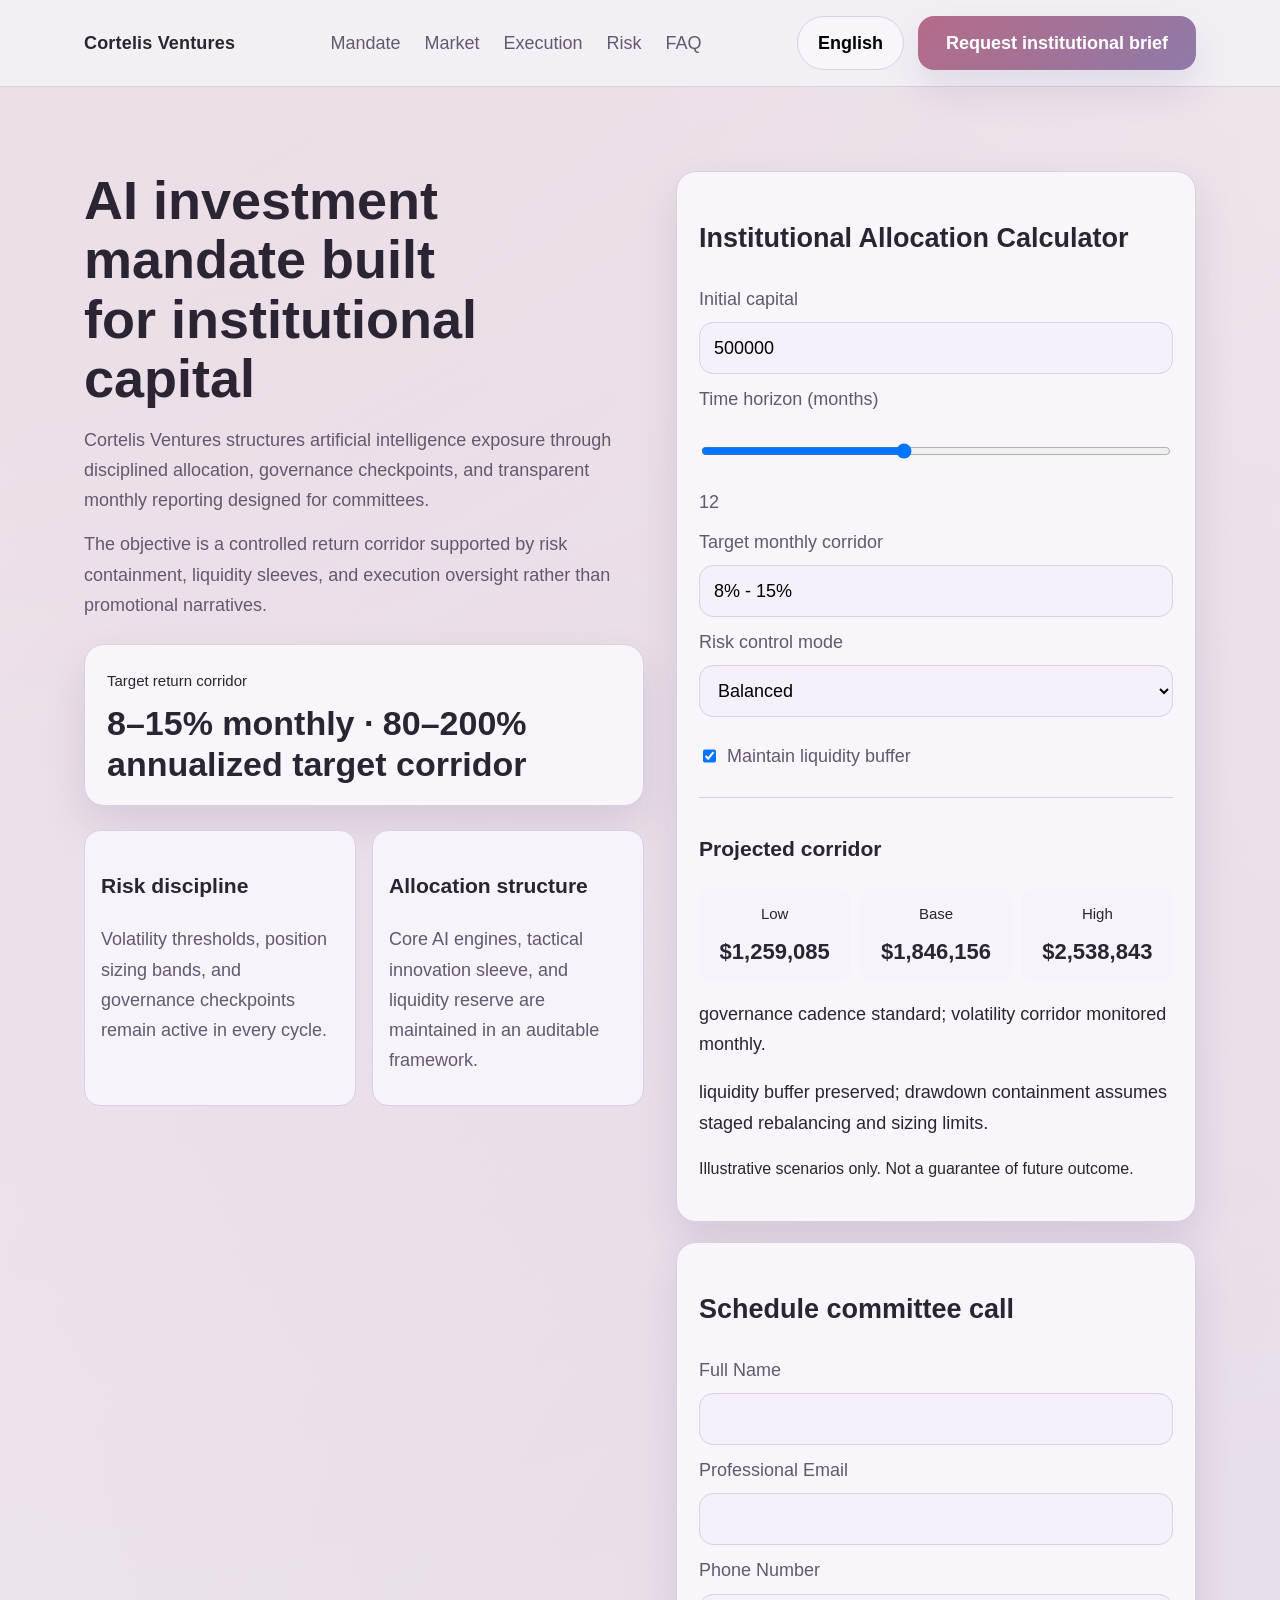
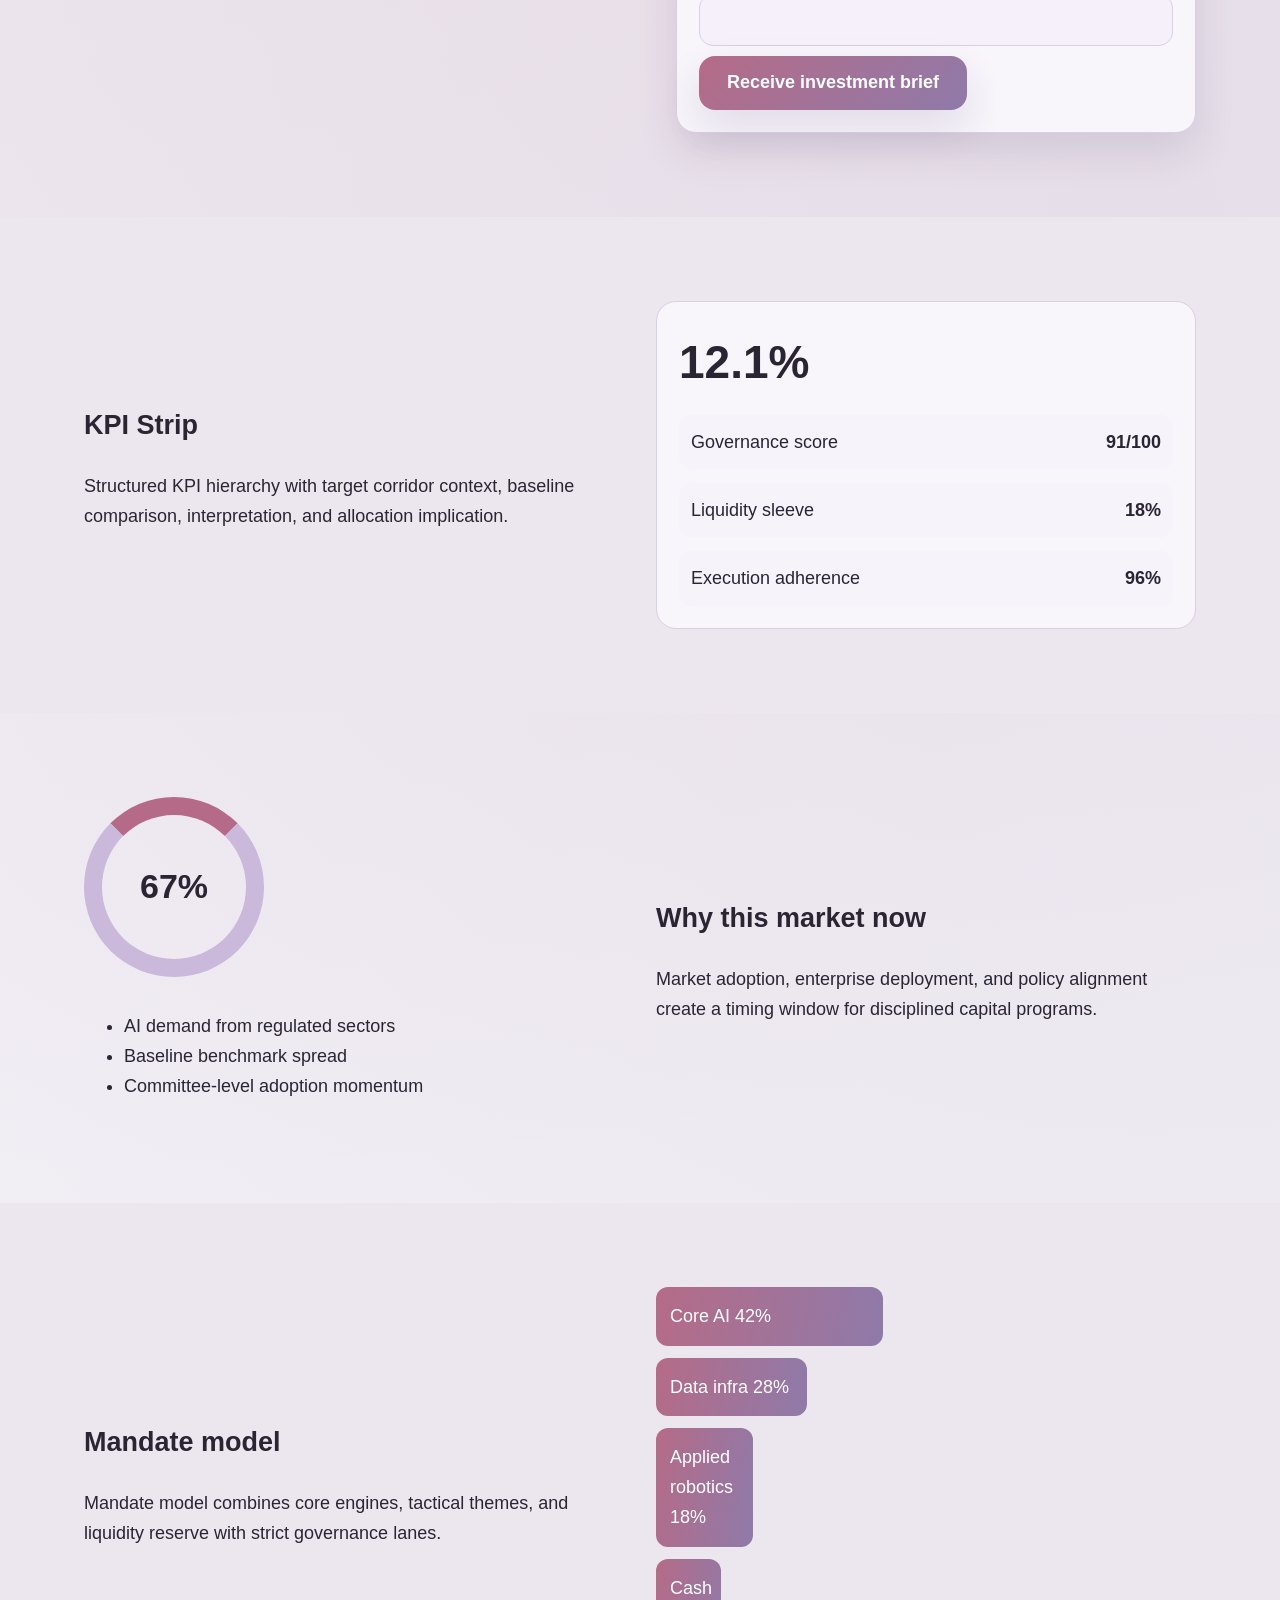
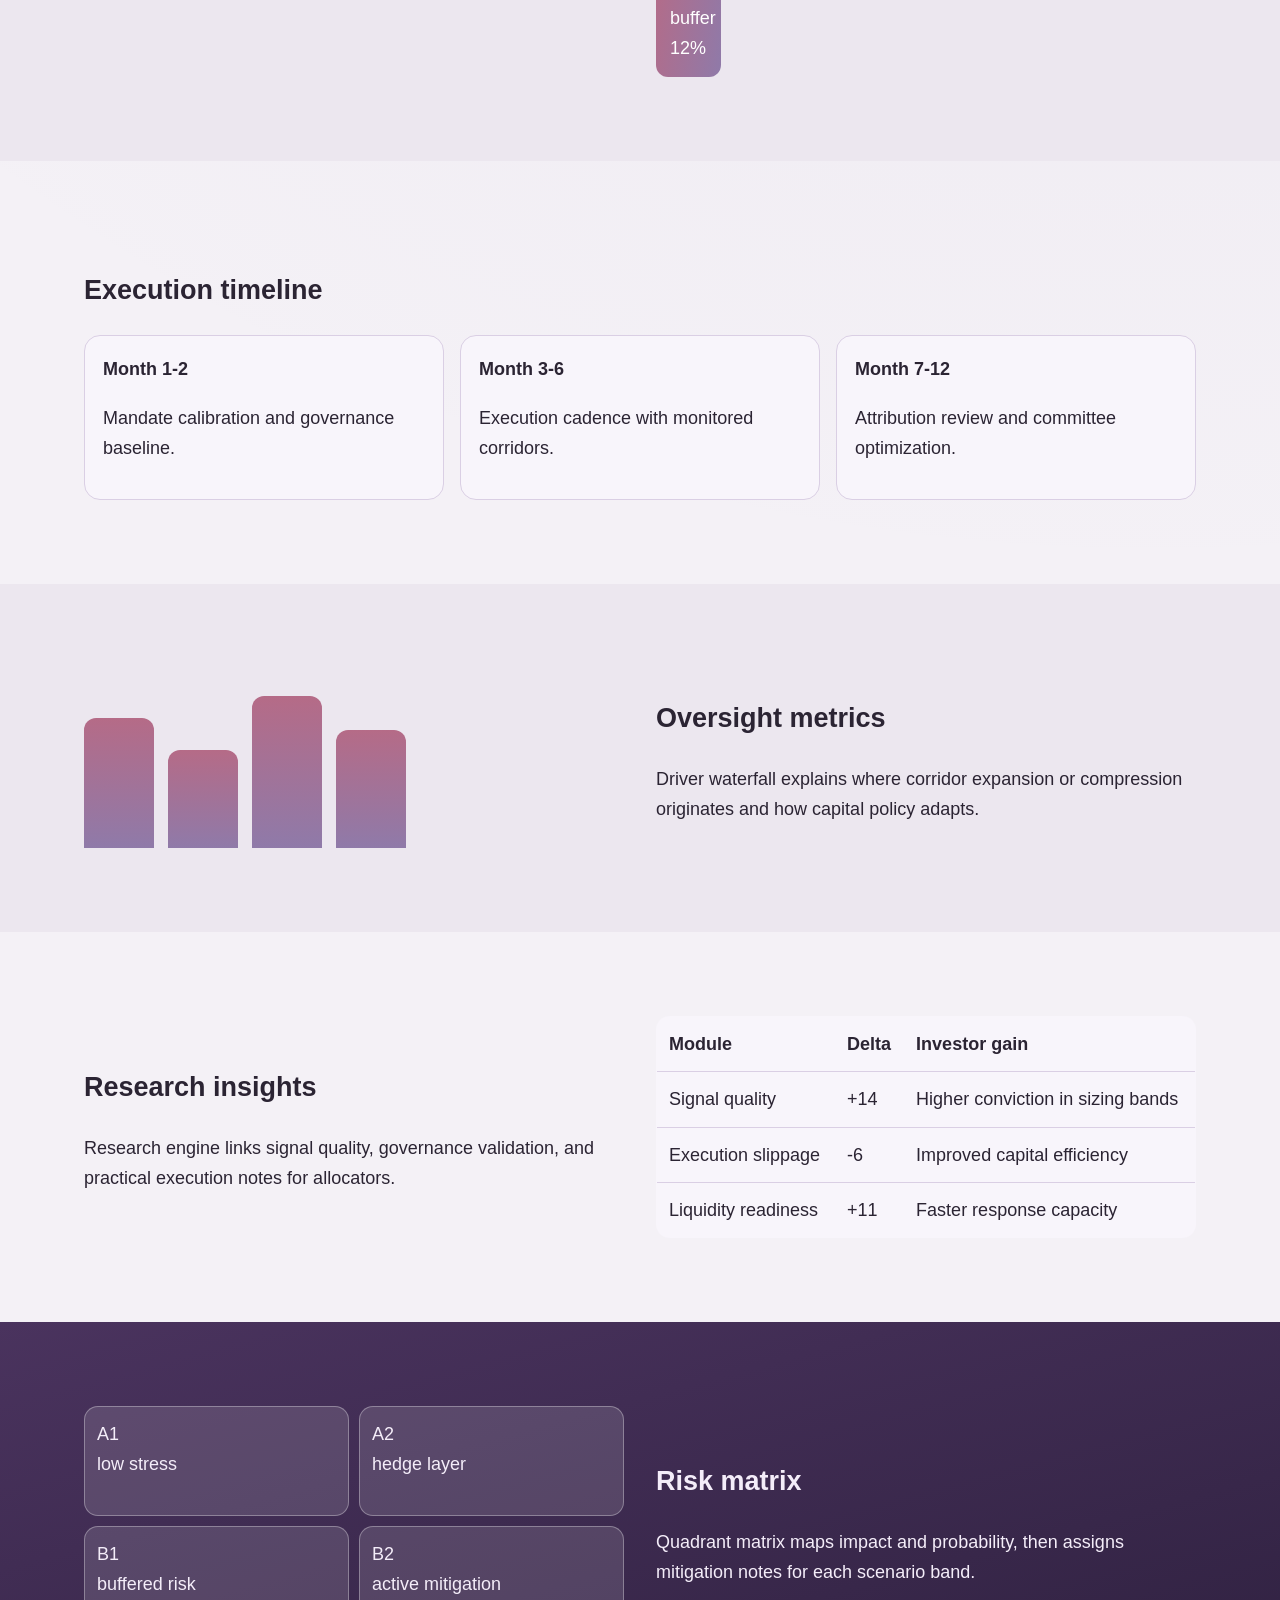
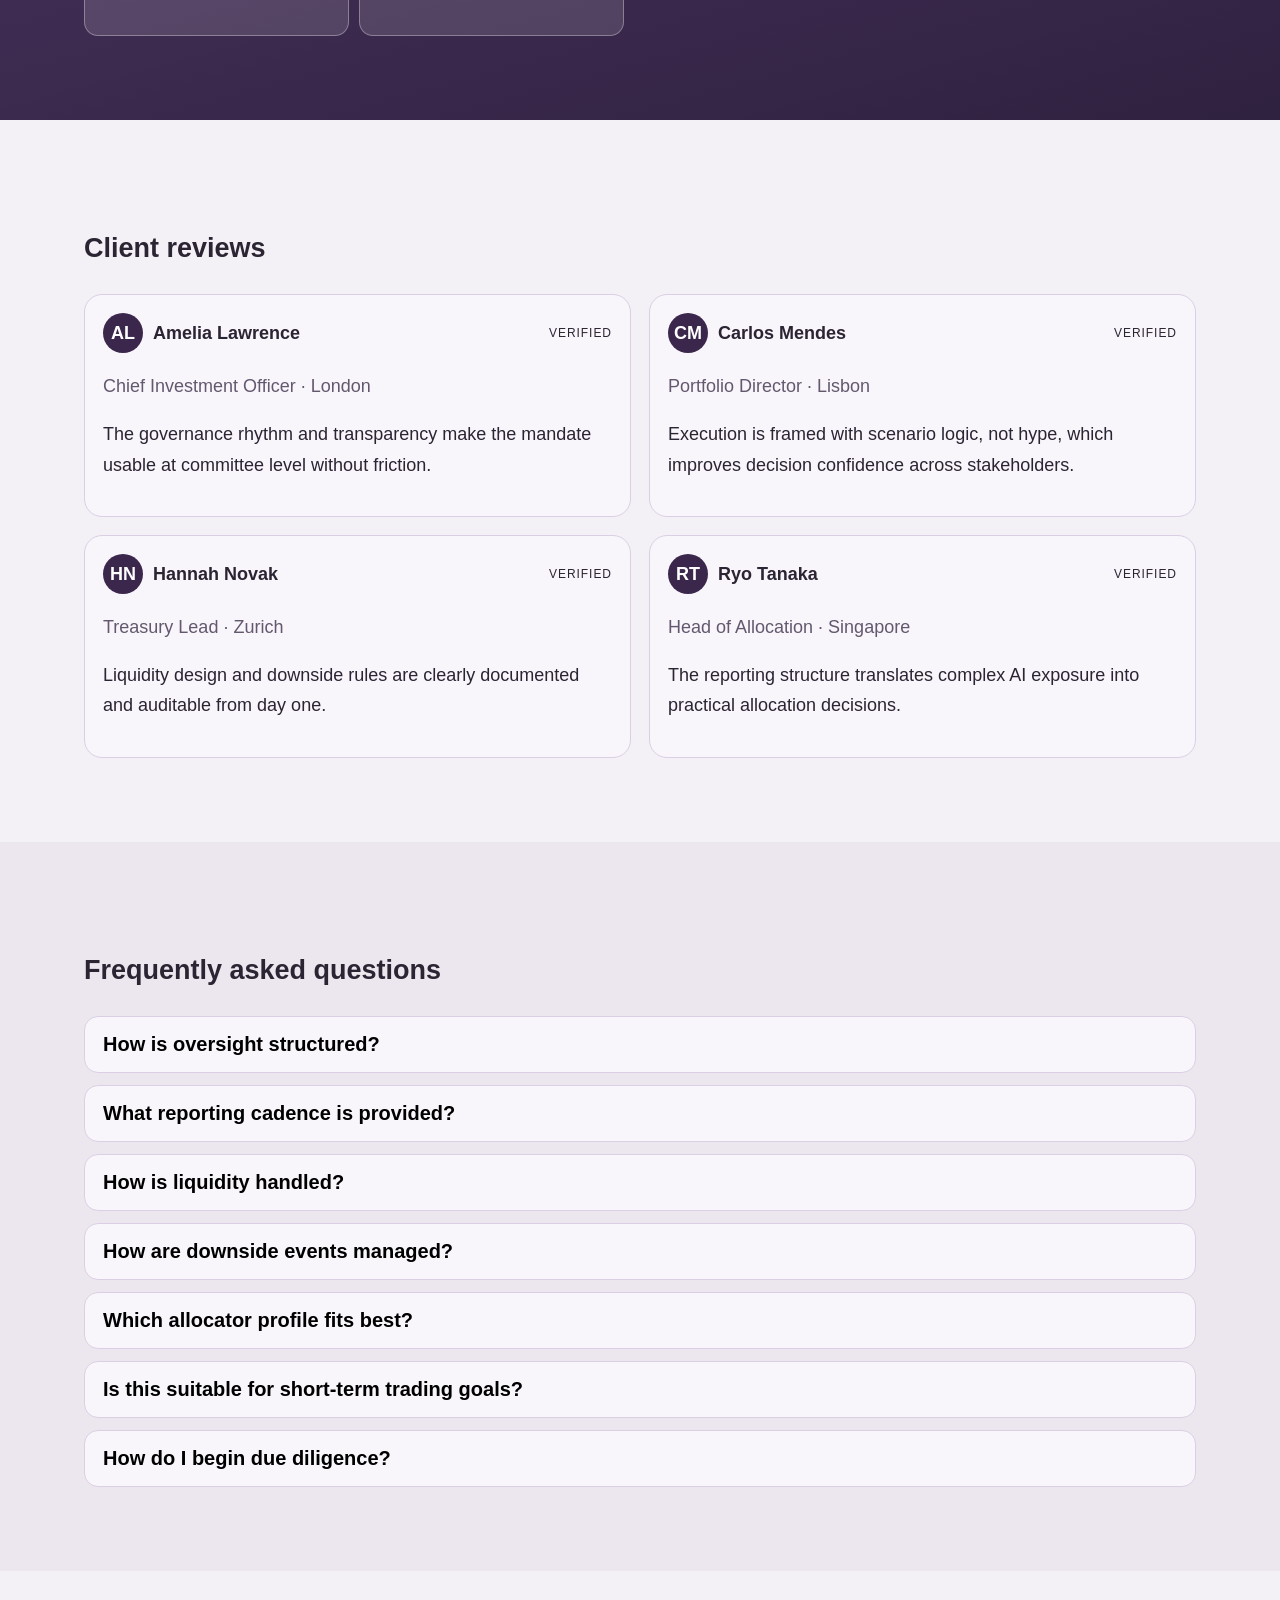
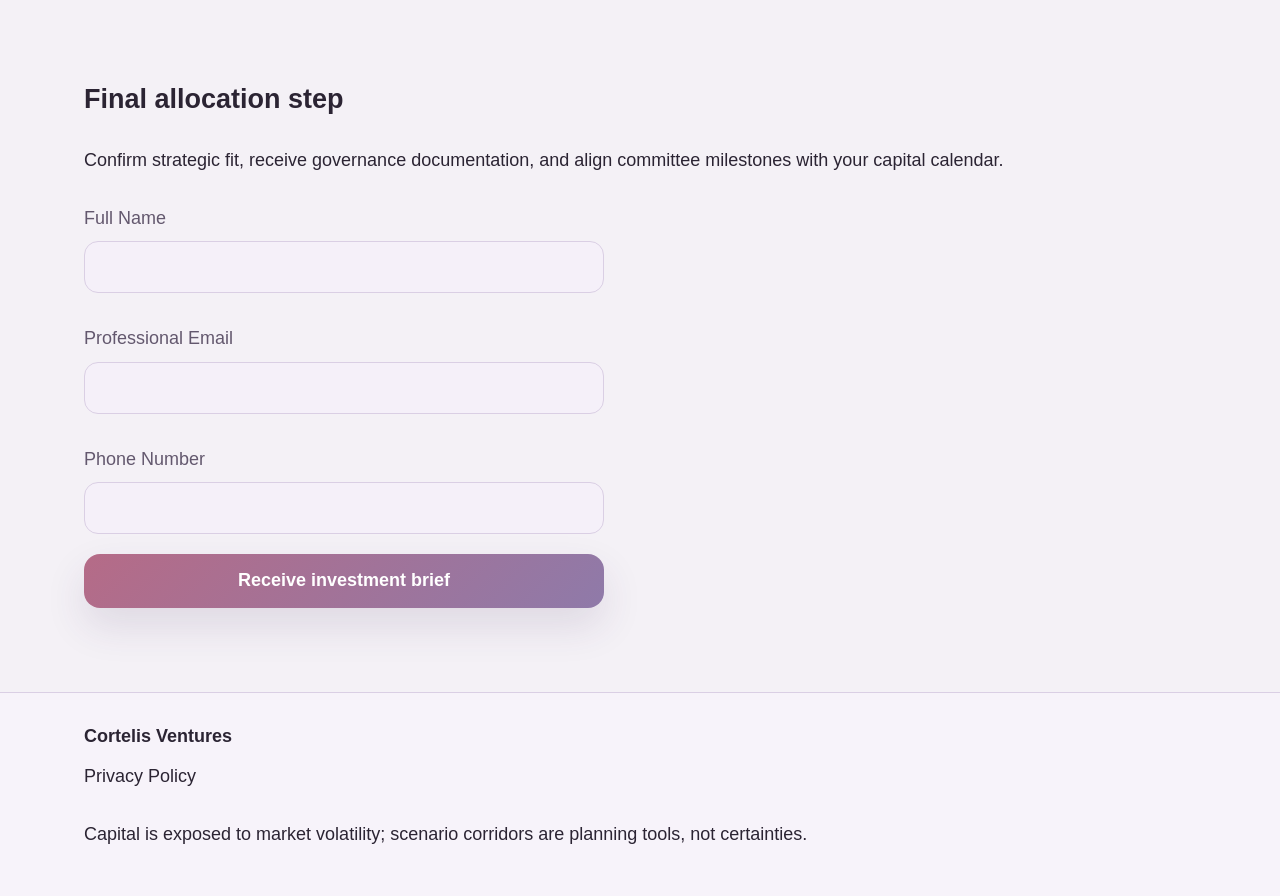
<file: index.html>
<!doctype html>
<html lang="en">
<head>
<meta charset="utf-8" />
<meta name="viewport" content="width=device-width, initial-scale=1" />
<title>Cortelis Ventures | Institutional AI Investment Platform</title>
<meta name="description" content="Institutional AI investments, allocation governance, liquidity discipline, and risk-adjusted execution for sophisticated capital allocators." />
<link rel="canonical" href="https://cortelisventures.com/index.html" />
<link rel="alternate" hreflang="en" href="https://cortelisventures.com/index.html" />
<link rel="alternate" hreflang="de" href="https://cortelisventures.com/de/index.html" />
<link rel="alternate" hreflang="fr" href="https://cortelisventures.com/fr/index.html" />
<link rel="alternate" hreflang="es" href="https://cortelisventures.com/es/index.html" />
<link rel="alternate" hreflang="it" href="https://cortelisventures.com/it/index.html" />
<link rel="alternate" hreflang="tr" href="https://cortelisventures.com/tr/index.html" />
<link rel="alternate" hreflang="pt" href="https://cortelisventures.com/pt/index.html" />
<link rel="alternate" hreflang="ja" href="https://cortelisventures.com/jp/index.html" />
<link rel="alternate" hreflang="sk" href="https://cortelisventures.com/sk/index.html" />
<link rel="alternate" hreflang="nl-BE" href="https://cortelisventures.com/be/index.html" />
<link rel="alternate" hreflang="x-default" href="https://cortelisventures.com/index.html" />
<meta property="og:title" content="Cortelis Ventures | Institutional AI Investment Platform" />
<meta property="og:description" content="Institutional AI investments, allocation governance, liquidity discipline, and risk-adjusted execution for sophisticated capital allocators." />
<meta property="og:type" content="website" />
<meta property="og:url" content="https://cortelisventures.com/index.html" />
<meta name="twitter:card" content="summary_large_image" />
<meta name="twitter:title" content="Cortelis Ventures | Institutional AI Investment Platform" />
<meta name="twitter:description" content="Institutional AI investments, allocation governance, liquidity discipline, and risk-adjusted execution for sophisticated capital allocators." />
<link rel="stylesheet" href="assets/style.css" />
<script defer src="assets/app.js"></script>
</head>
<body data-lang="en">
<header class="site-header"><div class="container header-inner"><a class="brand" href="index.html">Cortelis Ventures</a><nav class="main-nav"><a href="#s1">Mandate</a><a href="#s2">Market</a><a href="#s3">Execution</a><a href="#s4">Risk</a><a href="#s5">FAQ</a></nav><div class="header-actions"><div class="lang-wrap"><button class="lang-current" aria-haspopup="true" aria-expanded="false">English</button><div class="lang-menu"><a href="index.html"><span class="flag-svg"><svg viewBox="0 0 60 40" aria-hidden="true"><rect width="60" height="40" fill="#012169"/><path d="M0 0l60 40M60 0L0 40" stroke="#fff" stroke-width="8"/><path d="M0 0l60 40M60 0L0 40" stroke="#c8102e" stroke-width="4"/><path d="M30 0v40M0 20h60" stroke="#fff" stroke-width="14"/><path d="M30 0v40M0 20h60" stroke="#c8102e" stroke-width="8"/></svg></span><span>English</span></a><a href="de/index.html"><span class="flag-svg"><svg viewBox="0 0 60 40"><rect width="60" height="13.33" fill="#000"/><rect y="13.33" width="60" height="13.33" fill="#dd0000"/><rect y="26.66" width="60" height="13.34" fill="#ffce00"/></svg></span><span>Deutsch</span></a><a href="fr/index.html"><span class="flag-svg"><svg viewBox="0 0 60 40"><rect width="20" height="40" fill="#0055a4"/><rect x="20" width="20" height="40" fill="#fff"/><rect x="40" width="20" height="40" fill="#ef4135"/></svg></span><span>Français</span></a><a href="es/index.html"><span class="flag-svg"><svg viewBox="0 0 60 40"><rect width="60" height="40" fill="#c60b1e"/><rect y="10" width="60" height="20" fill="#ffc400"/></svg></span><span>Español</span></a><a href="it/index.html"><span class="flag-svg"><svg viewBox="0 0 60 40"><rect width="20" height="40" fill="#009246"/><rect x="20" width="20" height="40" fill="#fff"/><rect x="40" width="20" height="40" fill="#ce2b37"/></svg></span><span>Italiano</span></a><a href="tr/index.html"><span class="flag-svg"><svg viewBox="0 0 60 40"><rect width="60" height="40" fill="#e30a17"/><circle cx="24" cy="20" r="9" fill="#fff"/><circle cx="27" cy="20" r="7" fill="#e30a17"/><polygon points="35,20 41,17 41,23" fill="#fff"/></svg></span><span>Türkçe</span></a><a href="pt/index.html"><span class="flag-svg"><svg viewBox="0 0 60 40"><rect width="24" height="40" fill="#006600"/><rect x="24" width="36" height="40" fill="#ff0000"/><circle cx="28" cy="20" r="6" fill="#ffcc00"/></svg></span><span>Português</span></a><a href="jp/index.html"><span class="flag-svg"><svg viewBox="0 0 60 40"><rect width="60" height="40" fill="#fff"/><circle cx="30" cy="20" r="10" fill="#bc002d"/></svg></span><span>日本語</span></a><a href="sk/index.html"><span class="flag-svg"><svg viewBox="0 0 60 40"><rect width="60" height="13.33" fill="#fff"/><rect y="13.33" width="60" height="13.33" fill="#0b4ea2"/><rect y="26.66" width="60" height="13.34" fill="#ee1c25"/></svg></span><span>Slovenčina</span></a><a href="be/index.html"><span class="flag-svg"><svg viewBox="0 0 60 40"><rect width="20" height="40" fill="#000"/><rect x="20" width="20" height="40" fill="#fdda24"/><rect x="40" width="20" height="40" fill="#ef3340"/></svg></span><span>Belgium</span></a></div></div><a class="btn btn-primary" href="#lead-form">Request institutional brief</a><button class="burger" aria-label="menu" aria-expanded="false"><span></span><span></span><span></span></button></div></div></header>
<div class="drawer" aria-hidden="true"><div class="drawer-panel"><button class="drawer-close" aria-label="close">×</button><nav class="drawer-nav"><a href="#s1">Mandate</a><a href="#s2">Market</a><a href="#s3">Execution</a><a href="#s4">Risk</a><a href="#s5">FAQ</a><a href="index.html"><span class="flag-svg"><svg viewBox="0 0 60 40" aria-hidden="true"><rect width="60" height="40" fill="#012169"/><path d="M0 0l60 40M60 0L0 40" stroke="#fff" stroke-width="8"/><path d="M0 0l60 40M60 0L0 40" stroke="#c8102e" stroke-width="4"/><path d="M30 0v40M0 20h60" stroke="#fff" stroke-width="14"/><path d="M30 0v40M0 20h60" stroke="#c8102e" stroke-width="8"/></svg></span><span>English</span></a><a href="de/index.html"><span class="flag-svg"><svg viewBox="0 0 60 40"><rect width="60" height="13.33" fill="#000"/><rect y="13.33" width="60" height="13.33" fill="#dd0000"/><rect y="26.66" width="60" height="13.34" fill="#ffce00"/></svg></span><span>Deutsch</span></a><a href="fr/index.html"><span class="flag-svg"><svg viewBox="0 0 60 40"><rect width="20" height="40" fill="#0055a4"/><rect x="20" width="20" height="40" fill="#fff"/><rect x="40" width="20" height="40" fill="#ef4135"/></svg></span><span>Français</span></a><a href="es/index.html"><span class="flag-svg"><svg viewBox="0 0 60 40"><rect width="60" height="40" fill="#c60b1e"/><rect y="10" width="60" height="20" fill="#ffc400"/></svg></span><span>Español</span></a><a href="it/index.html"><span class="flag-svg"><svg viewBox="0 0 60 40"><rect width="20" height="40" fill="#009246"/><rect x="20" width="20" height="40" fill="#fff"/><rect x="40" width="20" height="40" fill="#ce2b37"/></svg></span><span>Italiano</span></a><a href="tr/index.html"><span class="flag-svg"><svg viewBox="0 0 60 40"><rect width="60" height="40" fill="#e30a17"/><circle cx="24" cy="20" r="9" fill="#fff"/><circle cx="27" cy="20" r="7" fill="#e30a17"/><polygon points="35,20 41,17 41,23" fill="#fff"/></svg></span><span>Türkçe</span></a><a href="pt/index.html"><span class="flag-svg"><svg viewBox="0 0 60 40"><rect width="24" height="40" fill="#006600"/><rect x="24" width="36" height="40" fill="#ff0000"/><circle cx="28" cy="20" r="6" fill="#ffcc00"/></svg></span><span>Português</span></a><a href="jp/index.html"><span class="flag-svg"><svg viewBox="0 0 60 40"><rect width="60" height="40" fill="#fff"/><circle cx="30" cy="20" r="10" fill="#bc002d"/></svg></span><span>日本語</span></a><a href="sk/index.html"><span class="flag-svg"><svg viewBox="0 0 60 40"><rect width="60" height="13.33" fill="#fff"/><rect y="13.33" width="60" height="13.33" fill="#0b4ea2"/><rect y="26.66" width="60" height="13.34" fill="#ee1c25"/></svg></span><span>Slovenčina</span></a><a href="be/index.html"><span class="flag-svg"><svg viewBox="0 0 60 40"><rect width="20" height="40" fill="#000"/><rect x="20" width="20" height="40" fill="#fdda24"/><rect x="40" width="20" height="40" fill="#ef3340"/></svg></span><span>Belgium</span></a><a class="btn btn-primary" href="#lead-form">Request institutional brief</a></nav></div></div>
<main>
<section class="hero section"><div class="container hero-grid"><div class="hero-left"><h1>AI investment mandate built for institutional capital</h1><p>Cortelis Ventures structures artificial intelligence exposure through disciplined allocation, governance checkpoints, and transparent monthly reporting designed for committees.</p><p>The objective is a controlled return corridor supported by risk containment, liquidity sleeves, and execution oversight rather than promotional narratives.</p><div class="return-block"><small>Target return corridor</small><div class="big">8–15% monthly · 80–200% annualized target corridor</div></div><div class="mini-grid"><article><h3>Risk discipline</h3><p>Volatility thresholds, position sizing bands, and governance checkpoints remain active in every cycle.</p></article><article><h3>Allocation structure</h3><p>Core AI engines, tactical innovation sleeve, and liquidity reserve are maintained in an auditable framework.</p></article></div></div><div class="hero-right"><article class="card calc-card"><h2>Institutional Allocation Calculator</h2><label>Initial capital<input id="capital" type="number" min="10000" value="500000" aria-label="Initial capital"/></label><label>Time horizon (months)<input id="horizon" type="range" min="3" max="24" value="12" aria-label="Time horizon (months)"/><span id="horizonValue">12</span></label><label>Target monthly corridor<input type="text" value="8% - 15%" readonly aria-label="Target monthly corridor"/></label><label>Risk control mode<select id="riskMode" aria-label="Risk control mode"><option>Conservative</option><option selected>Balanced</option><option>Opportunistic</option></select></label><label class="toggle"><input id="liquidity" type="checkbox" checked/> Maintain liquidity buffer</label><div class="outputs"><h3>Projected corridor</h3><div class="out-grid"><div><small>Low</small><strong id="lowOut">0</strong></div><div><small>Base</small><strong id="baseOut">0</strong></div><div><small>High</small><strong id="highOut">0</strong></div></div><p id="volNote">Volatility containment note</p><p id="drawNote">Drawdown containment assumption</p><p class="disc">Illustrative scenarios only. Not a guarantee of future outcome.</p></div></article><article class="card form-card" id="lead-form"><h2>Schedule committee call</h2><form><label>Full Name<input required type="text" /></label><label>Professional Email<input required type="email" /></label><label>Phone Number<input required type="tel" /></label><button class="btn btn-primary" type="submit">Receive investment brief</button></form></article></div></div></section>
<section id="s1" class="section alt"><div class="container split"><div><h2>KPI Strip</h2><p>Structured KPI hierarchy with target corridor context, baseline comparison, interpretation, and allocation implication.</p></div><div class="kpi-panel"><div class="primary">12.1%</div><div class="kpi-mini"><span>Governance score</span><strong>91/100</strong></div><div class="kpi-mini"><span>Liquidity sleeve</span><strong>18%</strong></div><div class="kpi-mini"><span>Execution adherence</span><strong>96%</strong></div></div></div></section>
<section id="s2" class="section"><div class="container split reverse"><div class="ring-wrap"><div class="ring"><span>67%</span></div><ul><li>AI demand from regulated sectors</li><li>Baseline benchmark spread</li><li>Committee-level adoption momentum</li></ul></div><div><h2>Why this market now</h2><p>Market adoption, enterprise deployment, and policy alignment create a timing window for disciplined capital programs.</p></div></div></section>
<section id="s3" class="section alt"><div class="container split"><div><h2>Mandate model</h2><p>Mandate model combines core engines, tactical themes, and liquidity reserve with strict governance lanes.</p></div><div class="stacked"><span style="width:42%">Core AI 42%</span><span style="width:28%">Data infra 28%</span><span style="width:18%">Applied robotics 18%</span><span style="width:12%">Cash buffer 12%</span></div></div></section>
<section id="s4" class="section"><div class="container timeline"><h2>Execution timeline</h2><div class="time-grid"><article><strong>Month 1-2</strong><p>Mandate calibration and governance baseline.</p></article><article><strong>Month 3-6</strong><p>Execution cadence with monitored corridors.</p></article><article><strong>Month 7-12</strong><p>Attribution review and committee optimization.</p></article></div></div></section>
<section id="s5" class="section alt"><div class="container split reverse"><div class="waterfall"><div class="bar a"></div><div class="bar b"></div><div class="bar c"></div><div class="bar d"></div></div><div><h2>Oversight metrics</h2><p>Driver waterfall explains where corridor expansion or compression originates and how capital policy adapts.</p></div></div></section>
<section id="s6" class="section"><div class="container split"><div><h2>Research insights</h2><p>Research engine links signal quality, governance validation, and practical execution notes for allocators.</p></div><div class="table-wrap"><table><thead><tr><th>Module</th><th>Delta</th><th>Investor gain</th></tr></thead><tbody><tr><td>Signal quality</td><td>+14</td><td>Higher conviction in sizing bands</td></tr><tr><td>Execution slippage</td><td>-6</td><td>Improved capital efficiency</td></tr><tr><td>Liquidity readiness</td><td>+11</td><td>Faster response capacity</td></tr></tbody></table></div></div></section>
<section id="s7" class="section dark"><div class="container split reverse"><div class="matrix"><div>A1<br/>low stress</div><div>A2<br/>hedge layer</div><div>B1<br/>buffered risk</div><div>B2<br/>active mitigation</div></div><div><h2>Risk matrix</h2><p>Quadrant matrix maps impact and probability, then assigns mitigation notes for each scenario band.</p></div></div></section>
<section id="s8" class="section"><div class="container"><h2>Client reviews</h2><div class="reviews"><article class="review-card"><div class="review-head"><span class="avatar">AL</span><strong>Amelia Lawrence</strong><span class="badge">VERIFIED</span></div><p class="role">Chief Investment Officer · London</p><p>The governance rhythm and transparency make the mandate usable at committee level without friction.</p></article><article class="review-card"><div class="review-head"><span class="avatar">CM</span><strong>Carlos Mendes</strong><span class="badge">VERIFIED</span></div><p class="role">Portfolio Director · Lisbon</p><p>Execution is framed with scenario logic, not hype, which improves decision confidence across stakeholders.</p></article><article class="review-card"><div class="review-head"><span class="avatar">HN</span><strong>Hannah Novak</strong><span class="badge">VERIFIED</span></div><p class="role">Treasury Lead · Zurich</p><p>Liquidity design and downside rules are clearly documented and auditable from day one.</p></article><article class="review-card"><div class="review-head"><span class="avatar">RT</span><strong>Ryo Tanaka</strong><span class="badge">VERIFIED</span></div><p class="role">Head of Allocation · Singapore</p><p>The reporting structure translates complex AI exposure into practical allocation decisions.</p></article></div></div></section>
<section id="s9" class="section alt"><div class="container"><h2>Frequently asked questions</h2><div class="faq"><article class="faq-item"><button class="faq-q" aria-expanded="false">How is oversight structured?</button><div class="faq-a"><p>An investment committee reviews exposure limits, model updates, liquidity levels, and scenario outcomes on a fixed monthly cadence.</p></div></article><article class="faq-item"><button class="faq-q" aria-expanded="false">What reporting cadence is provided?</button><div class="faq-a"><p>Investors receive monthly packets and quarterly governance summaries with attribution, scenario corridors, and action logs.</p></div></article><article class="faq-item"><button class="faq-q" aria-expanded="false">How is liquidity handled?</button><div class="faq-a"><p>A dedicated liquidity sleeve remains available to reduce stress during volatility regimes and to preserve optionality.</p></div></article><article class="faq-item"><button class="faq-q" aria-expanded="false">How are downside events managed?</button><div class="faq-a"><p>Position sizing, stop frameworks, and diversification across AI themes are adjusted when volatility thresholds are breached.</p></div></article><article class="faq-item"><button class="faq-q" aria-expanded="false">Which allocator profile fits best?</button><div class="faq-a"><p>Family offices, funds, and treasury teams seeking AI exposure with operational governance typically benefit most.</p></div></article><article class="faq-item"><button class="faq-q" aria-expanded="false">Is this suitable for short-term trading goals?</button><div class="faq-a"><p>No. The mandate is designed for disciplined capital programs with policy-based decision frameworks.</p></div></article><article class="faq-item"><button class="faq-q" aria-expanded="false">How do I begin due diligence?</button><div class="faq-a"><p>Submit the form to receive the institutional brief, governance map, and onboarding checklist.</p></div></article></div></div></section>
<section id="s10" class="section"><div class="container cta-panel"><h2>Final allocation step</h2><p>Confirm strategic fit, receive governance documentation, and align committee milestones with your capital calendar.</p><form><label>Full Name<input required type="text" /></label><label>Professional Email<input required type="email" /></label><label>Phone Number<input required type="tel" /></label><button class="btn btn-primary" type="submit">Receive investment brief</button></form></div></section>
</main>
<footer class="site-footer"><div class="container foot"><strong>Cortelis Ventures</strong><a href="#" class="privacy-open">Privacy Policy</a><p>Capital is exposed to market volatility; scenario corridors are planning tools, not certainties.</p></div></footer>
<div class="modal" aria-hidden="true"><div class="modal-dialog" role="dialog" aria-modal="true"><button class="modal-x" aria-label="Close">×</button><h2>Privacy Policy</h2><div class="modal-scroll"><section><h3>Introduction</h3><p>The objective is a controlled return corridor supported by risk containment, liquidity sleeves, and execution oversight rather than promotional narratives.</p></section><section><h3>Data collection</h3><p>The objective is a controlled return corridor supported by risk containment, liquidity sleeves, and execution oversight rather than promotional narratives.</p></section><section><h3>Legal basis</h3><p>The objective is a controlled return corridor supported by risk containment, liquidity sleeves, and execution oversight rather than promotional narratives.</p></section><section><h3>Cookies</h3><p>The objective is a controlled return corridor supported by risk containment, liquidity sleeves, and execution oversight rather than promotional narratives.</p></section><section><h3>Retention</h3><p>The objective is a controlled return corridor supported by risk containment, liquidity sleeves, and execution oversight rather than promotional narratives.</p></section><section><h3>Third-party sharing</h3><p>The objective is a controlled return corridor supported by risk containment, liquidity sleeves, and execution oversight rather than promotional narratives.</p></section><section><h3>Security</h3><p>The objective is a controlled return corridor supported by risk containment, liquidity sleeves, and execution oversight rather than promotional narratives.</p></section><section><h3>User rights</h3><p>The objective is a controlled return corridor supported by risk containment, liquidity sleeves, and execution oversight rather than promotional narratives.</p></section><section><h3>International transfers</h3><p>The objective is a controlled return corridor supported by risk containment, liquidity sleeves, and execution oversight rather than promotional narratives.</p></section><section><h3>Industry risk disclosure</h3><p>The objective is a controlled return corridor supported by risk containment, liquidity sleeves, and execution oversight rather than promotional narratives.</p></section><section><h3>Contact</h3><p>The objective is a controlled return corridor supported by risk containment, liquidity sleeves, and execution oversight rather than promotional narratives.</p></section></div><div class="modal-foot"><button class="btn btn-secondary modal-close">Close</button></div></div></div>
<script type="application/ld+json">{"@context":"https://schema.org","@type":"Organization","name":"Cortelis Ventures","url":"https://cortelisventures.com"}</script>
<script type="application/ld+json">{"@context":"https://schema.org","@type":"WebSite","name":"Cortelis Ventures","url":"https://cortelisventures.com"}</script>
<script type="application/ld+json">{"@context":"https://schema.org","@type":"FAQPage","mainEntity":[{"@type":"Question","name":"How is oversight structured?","acceptedAnswer":{"@type":"Answer","text":"An investment committee reviews exposure limits, model updates, liquidity levels, and scenario outcomes on a fixed monthly cadence."}},{"@type":"Question","name":"What reporting cadence is provided?","acceptedAnswer":{"@type":"Answer","text":"Investors receive monthly packets and quarterly governance summaries with attribution, scenario corridors, and action logs."}},{"@type":"Question","name":"How is liquidity handled?","acceptedAnswer":{"@type":"Answer","text":"A dedicated liquidity sleeve remains available to reduce stress during volatility regimes and to preserve optionality."}},{"@type":"Question","name":"How are downside events managed?","acceptedAnswer":{"@type":"Answer","text":"Position sizing, stop frameworks, and diversification across AI themes are adjusted when volatility thresholds are breached."}},{"@type":"Question","name":"Which allocator profile fits best?","acceptedAnswer":{"@type":"Answer","text":"Family offices, funds, and treasury teams seeking AI exposure with operational governance typically benefit most."}},{"@type":"Question","name":"Is this suitable for short-term trading goals?","acceptedAnswer":{"@type":"Answer","text":"No. The mandate is designed for disciplined capital programs with policy-based decision frameworks."}},{"@type":"Question","name":"How do I begin due diligence?","acceptedAnswer":{"@type":"Answer","text":"Submit the form to receive the institutional brief, governance map, and onboarding checklist."}}]}</script>
<script type="application/ld+json">{"@context":"https://schema.org","@type":"Review","reviewBody":"The governance rhythm and transparency make the mandate usable at committee level without friction.","author":{"@type":"Person","name":"Amelia Lawrence"}}</script>
</body></html>
</file>
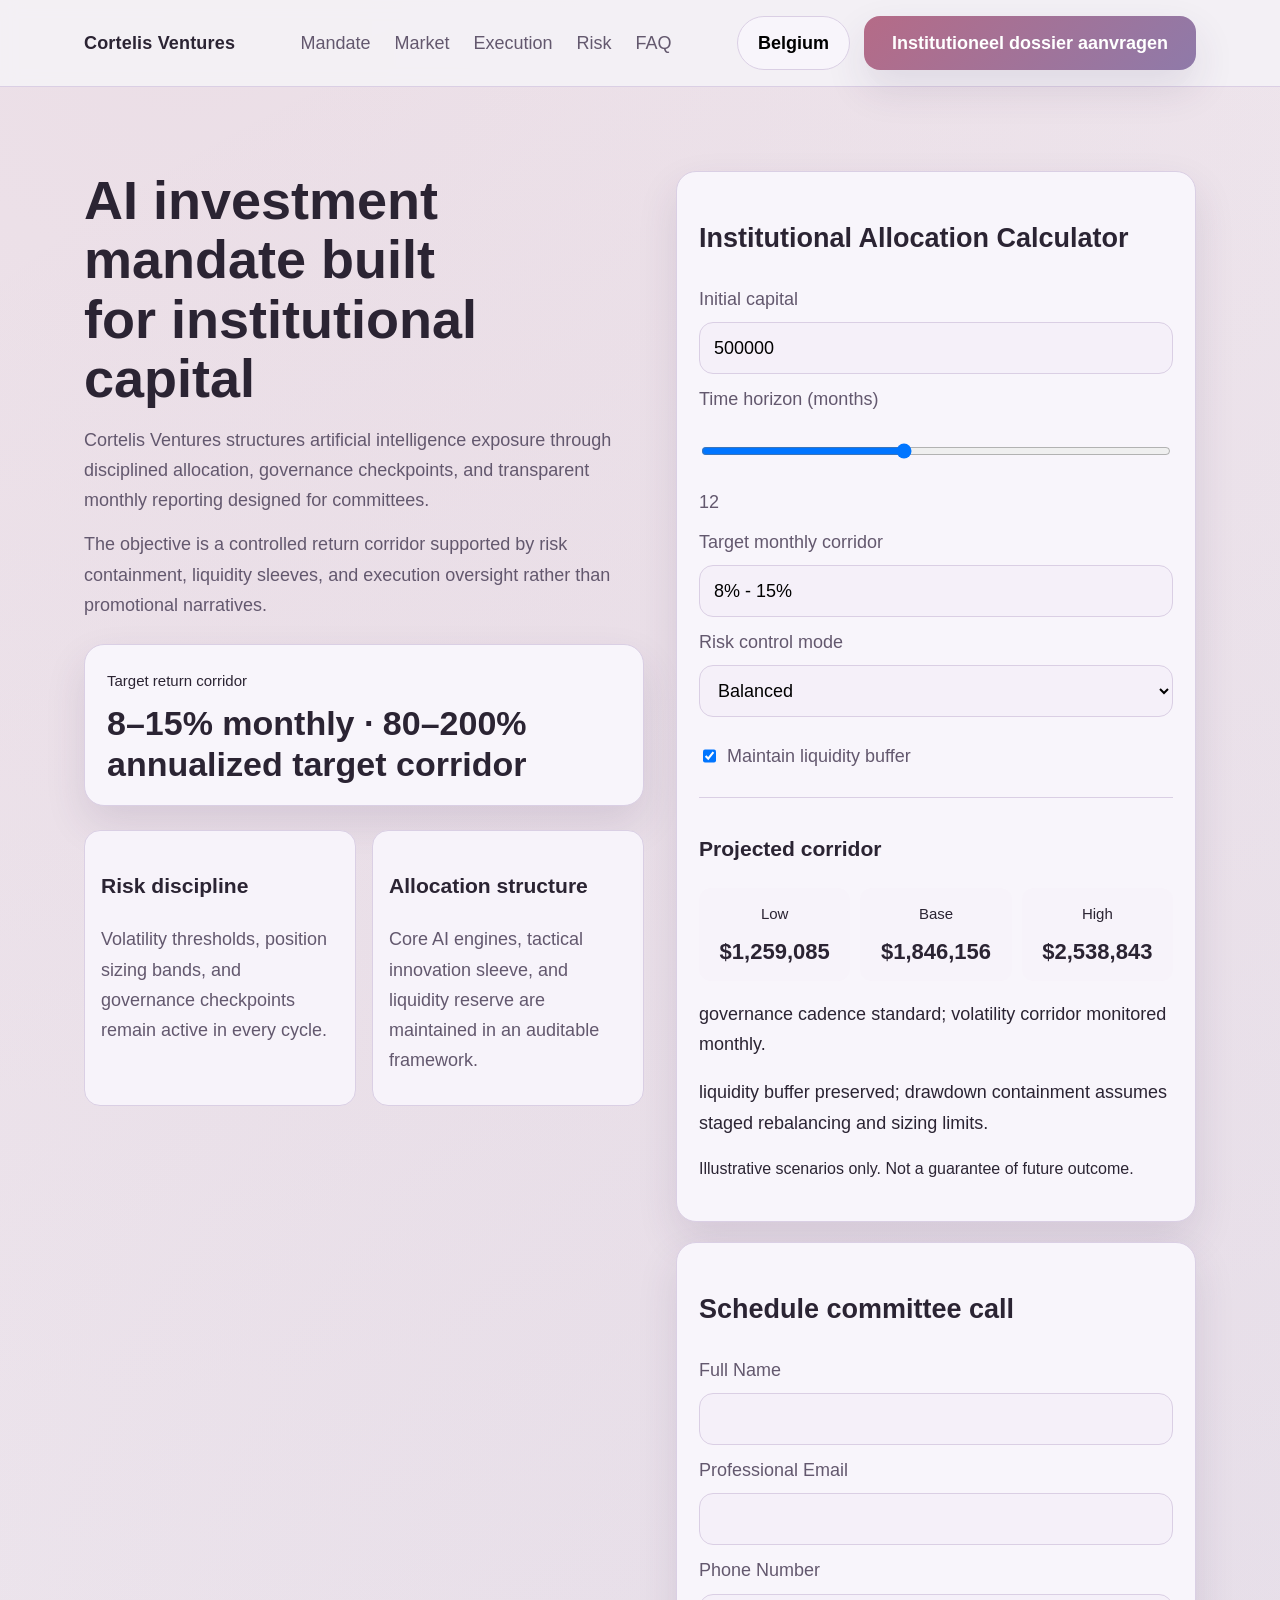
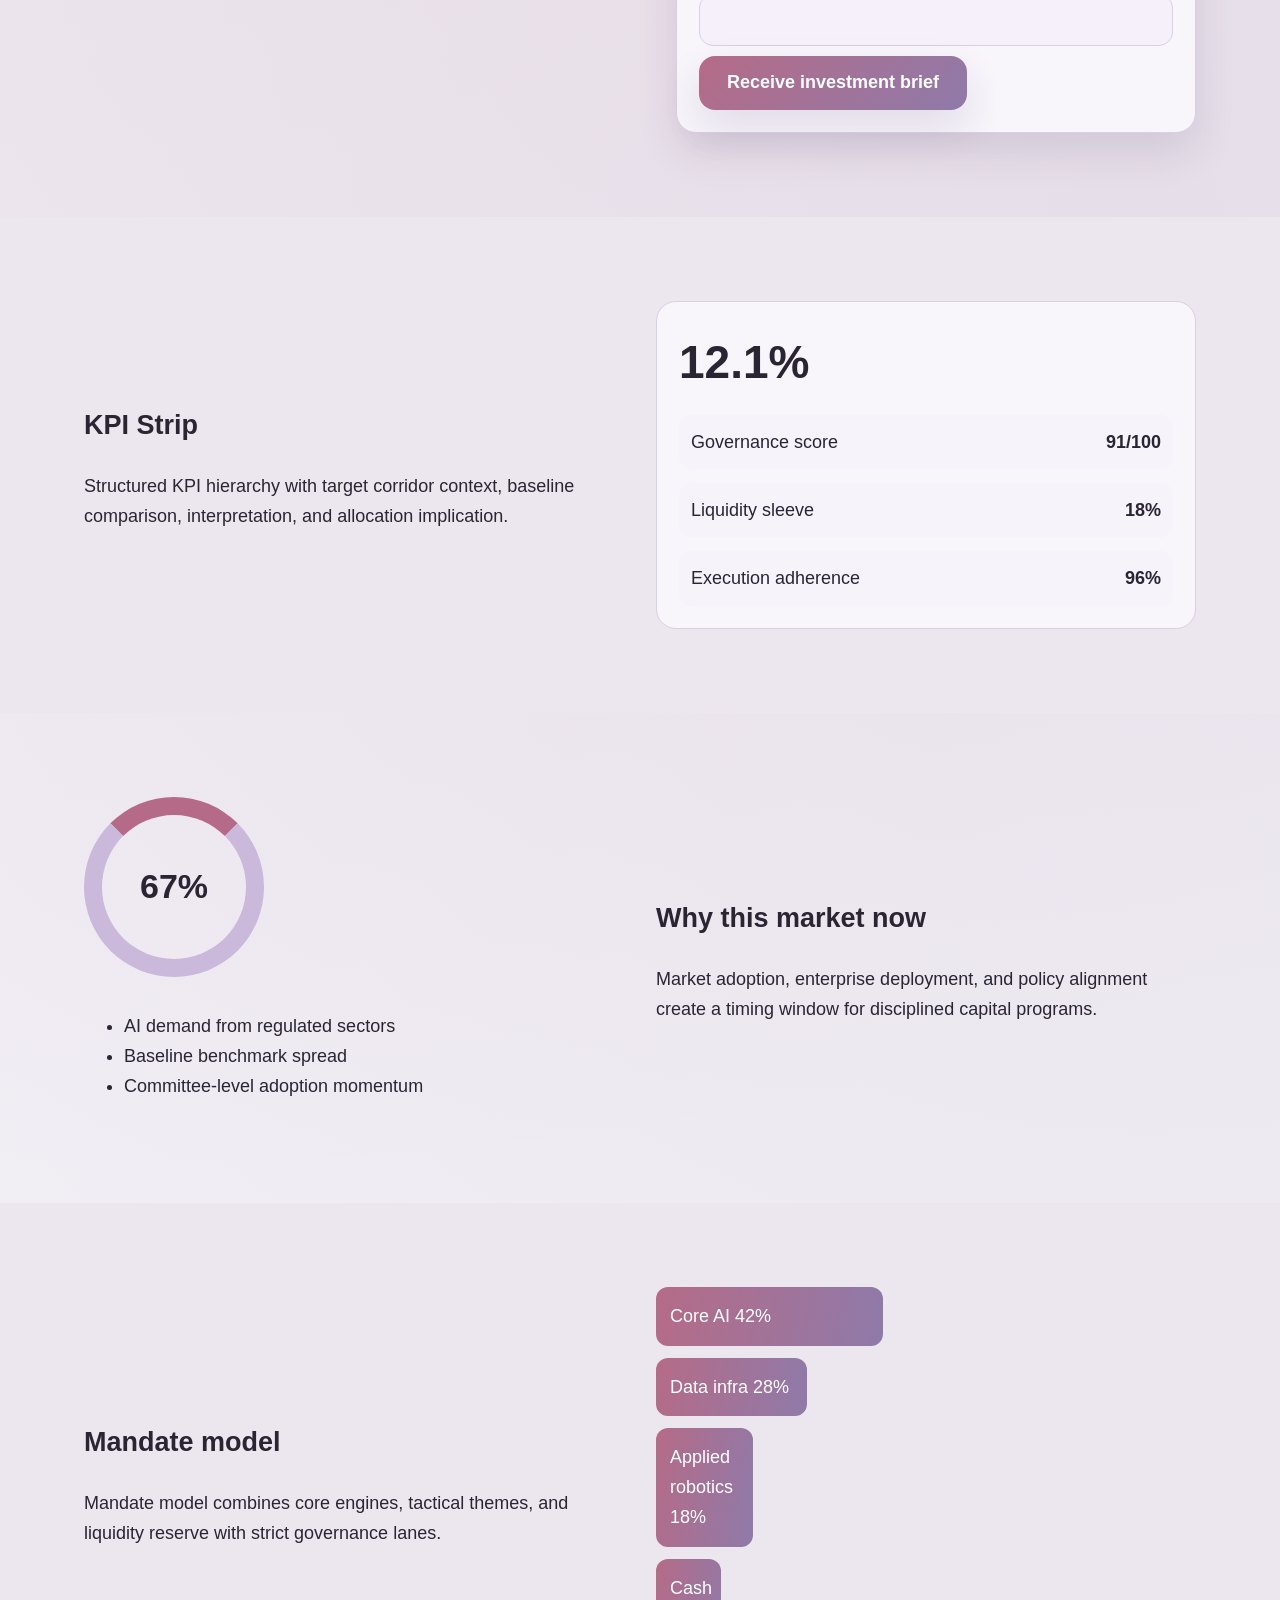
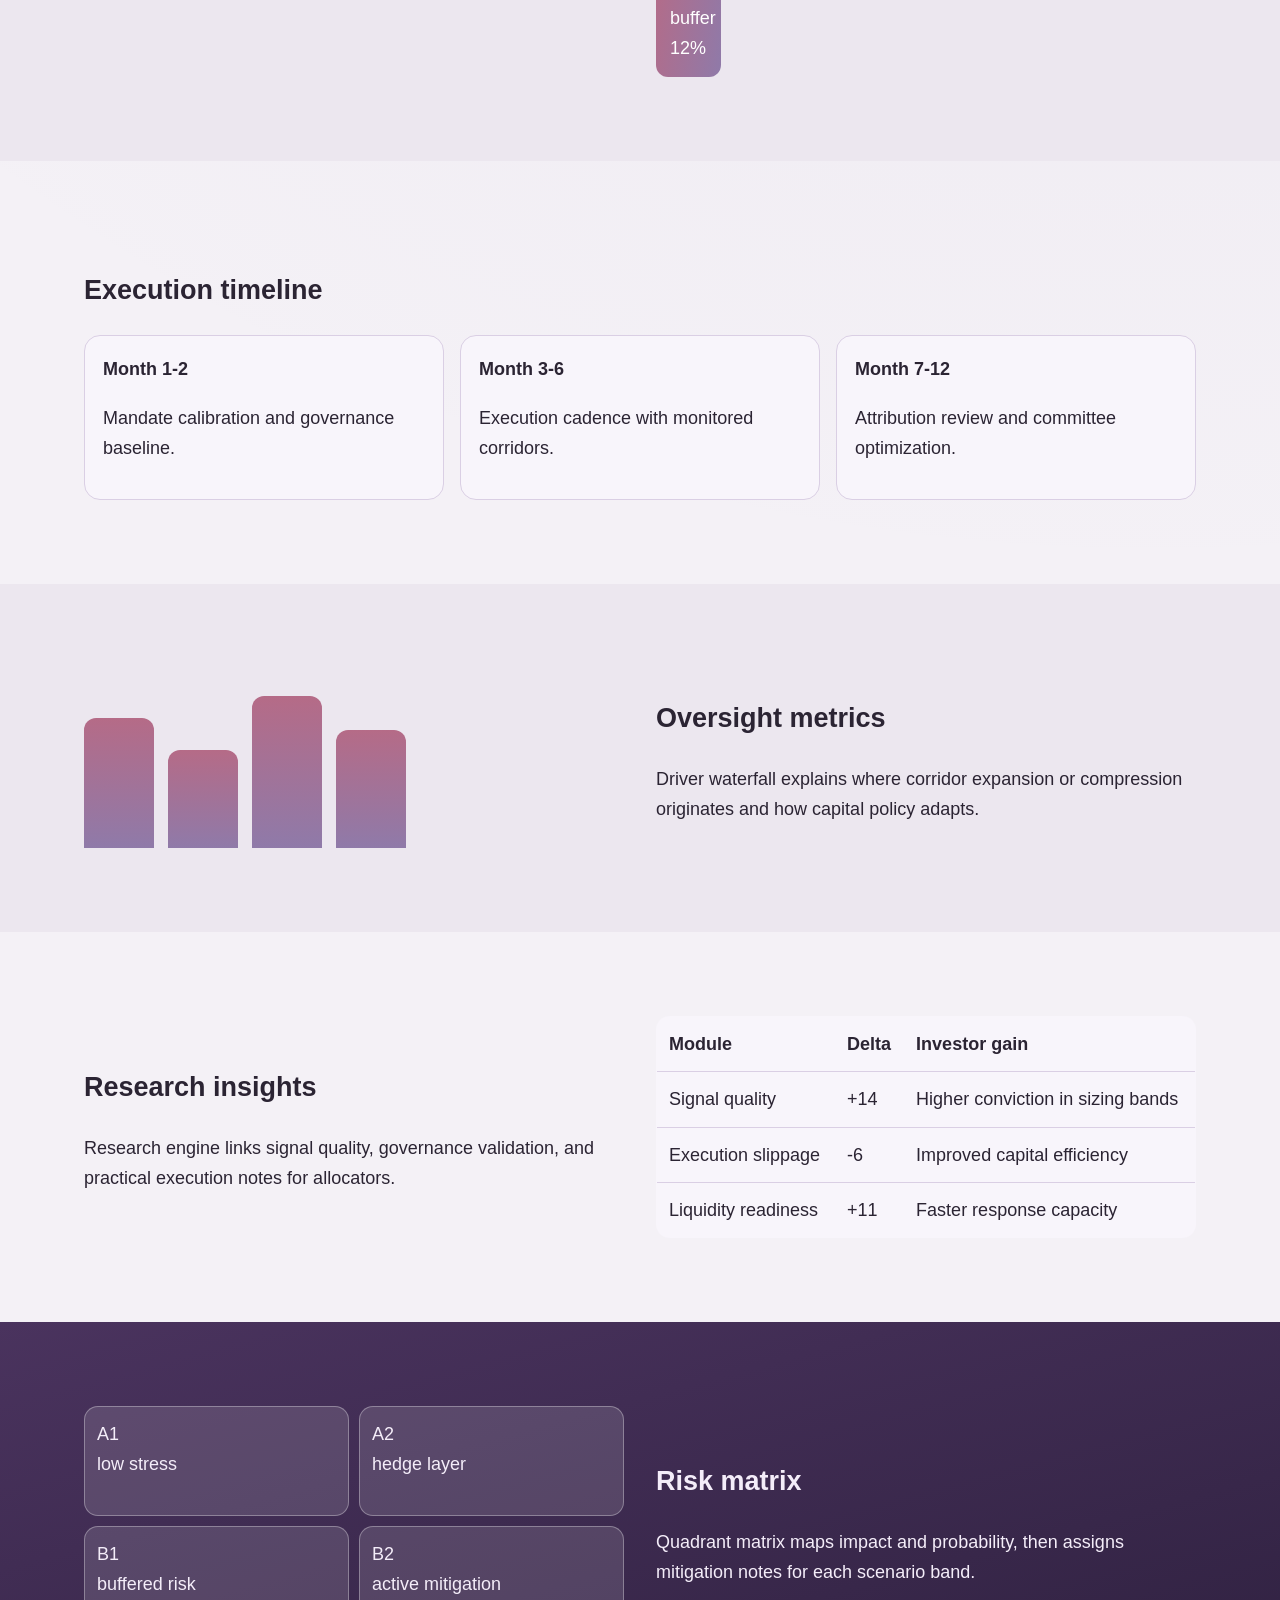
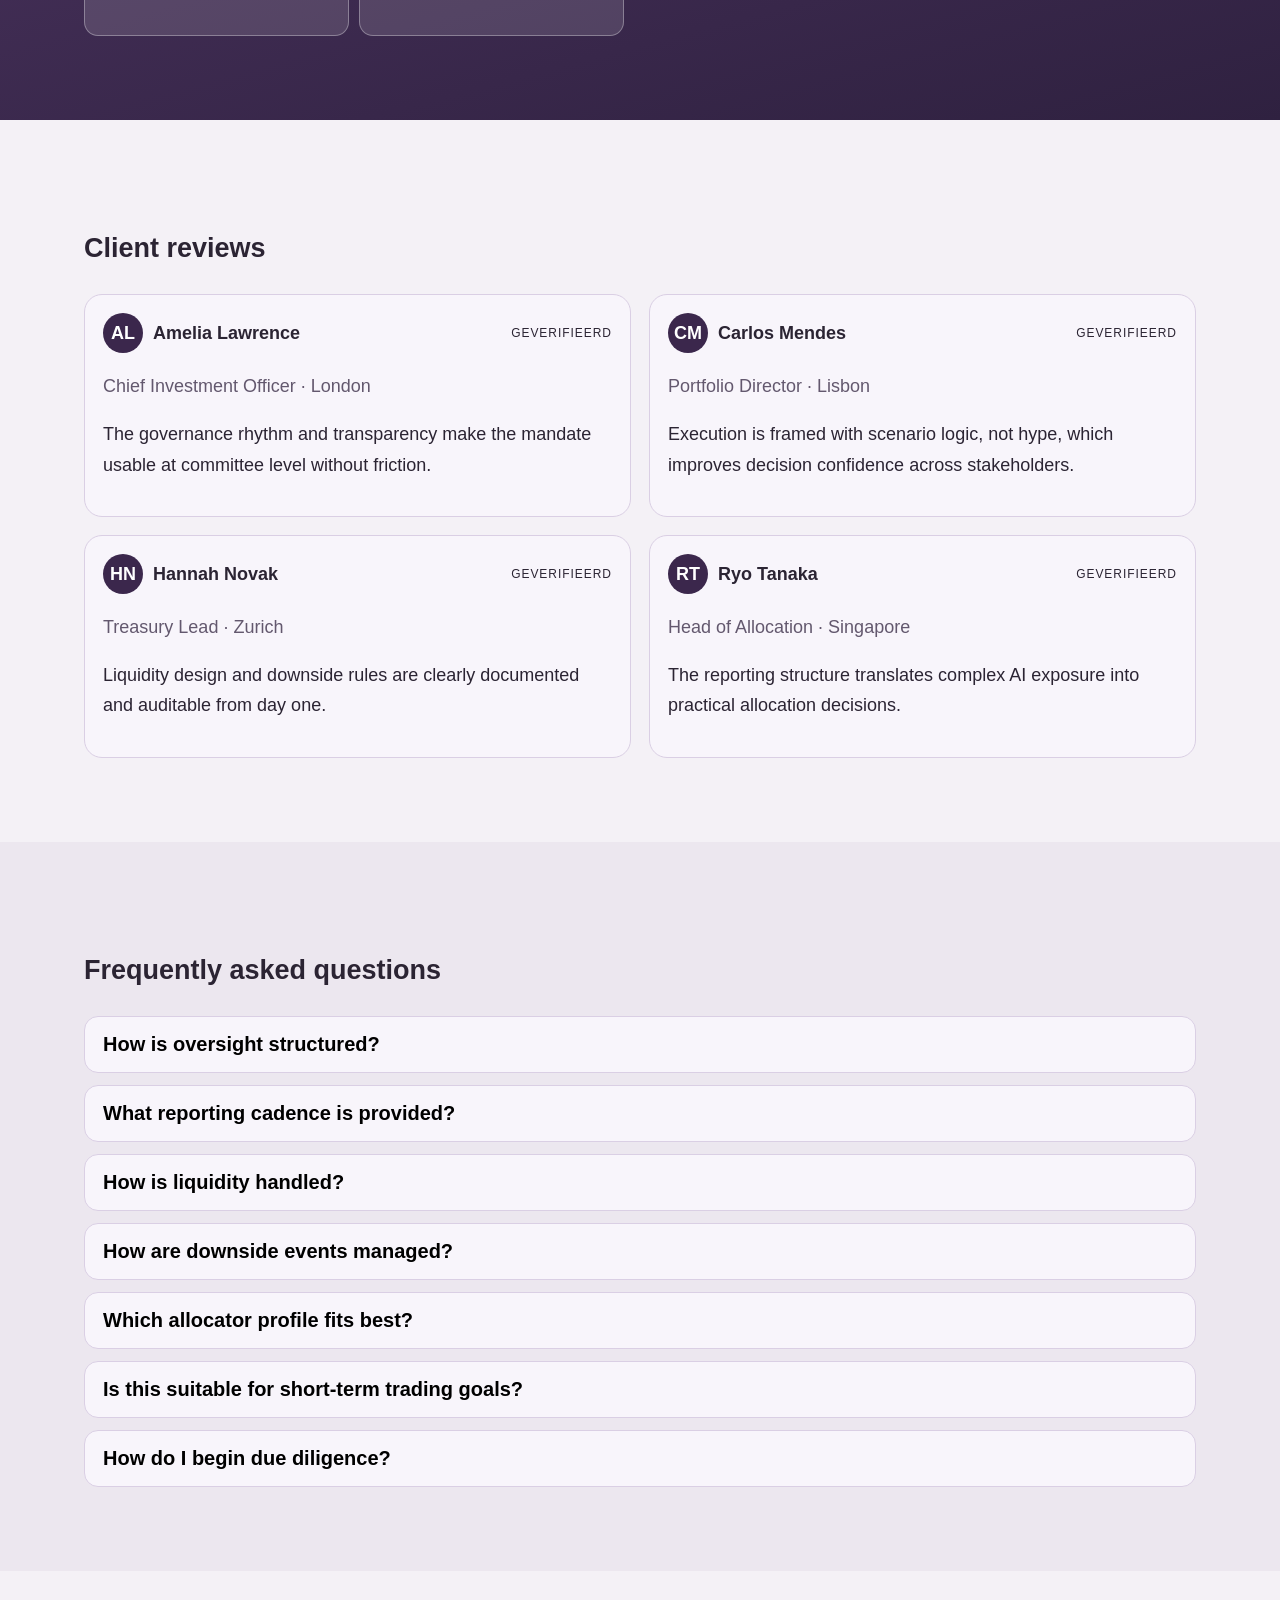
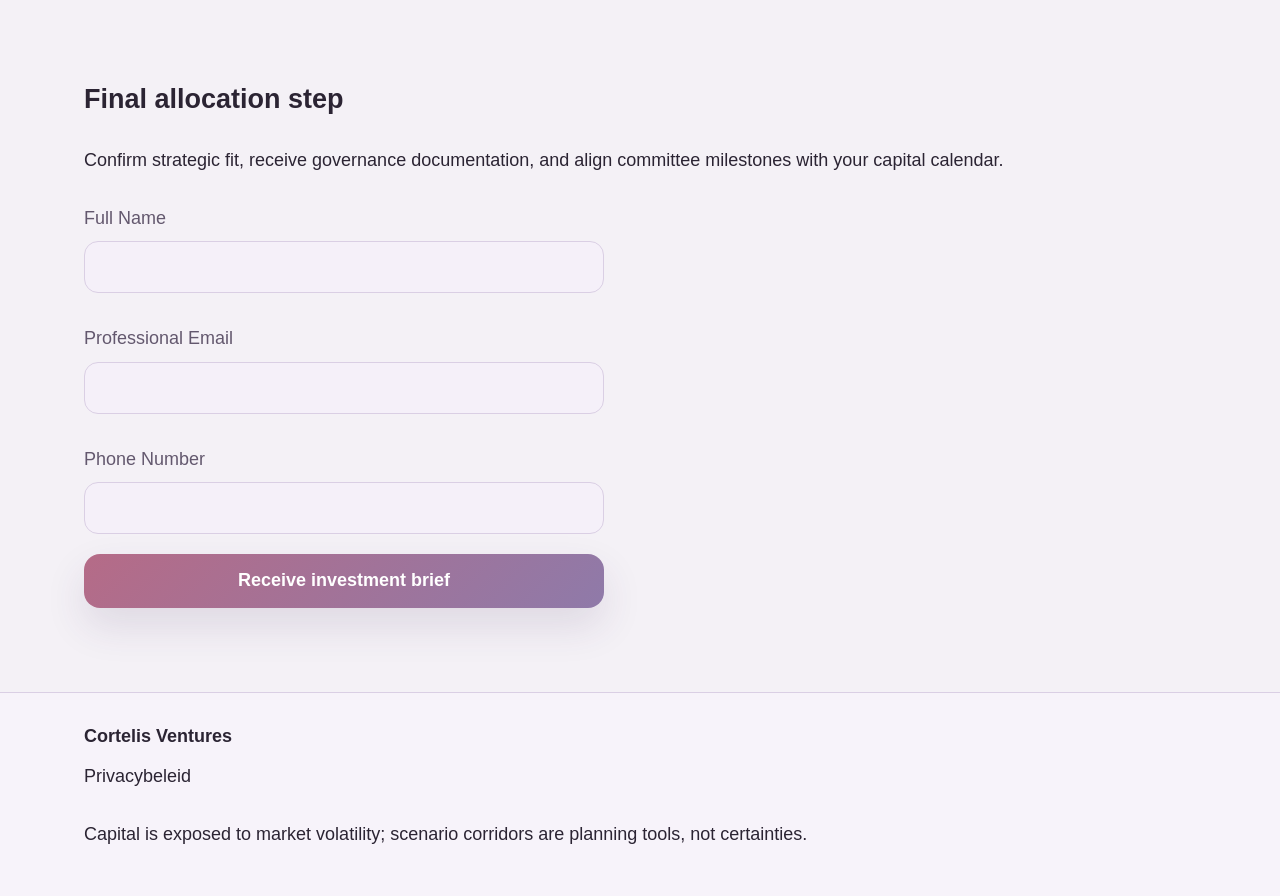
<file: be/index.html>
<!doctype html>
<html lang="en">
<head>
<meta charset="utf-8" />
<meta name="viewport" content="width=device-width, initial-scale=1" />
<title>Cortelis Ventures | Institutionele AI-investeringen België</title>
<meta name="description" content="Institutionele AI-investeringen met allocatiediscipline, liquiditeitsbeheer en op risico afgestemde uitvoering voor professioneel kapitaal." />
<link rel="canonical" href="https://cortelisventures.com/be/index.html" />
<link rel="alternate" hreflang="en" href="https://cortelisventures.com/index.html" />
<link rel="alternate" hreflang="de" href="https://cortelisventures.com/de/index.html" />
<link rel="alternate" hreflang="fr" href="https://cortelisventures.com/fr/index.html" />
<link rel="alternate" hreflang="es" href="https://cortelisventures.com/es/index.html" />
<link rel="alternate" hreflang="it" href="https://cortelisventures.com/it/index.html" />
<link rel="alternate" hreflang="tr" href="https://cortelisventures.com/tr/index.html" />
<link rel="alternate" hreflang="pt" href="https://cortelisventures.com/pt/index.html" />
<link rel="alternate" hreflang="ja" href="https://cortelisventures.com/jp/index.html" />
<link rel="alternate" hreflang="sk" href="https://cortelisventures.com/sk/index.html" />
<link rel="alternate" hreflang="nl-BE" href="https://cortelisventures.com/be/index.html" />
<link rel="alternate" hreflang="x-default" href="https://cortelisventures.com/index.html" />
<meta property="og:title" content="Cortelis Ventures | Institutionele AI-investeringen België" />
<meta property="og:description" content="Institutionele AI-investeringen met allocatiediscipline, liquiditeitsbeheer en op risico afgestemde uitvoering voor professioneel kapitaal." />
<meta property="og:type" content="website" />
<meta property="og:url" content="https://cortelisventures.com/be/index.html" />
<meta name="twitter:card" content="summary_large_image" />
<meta name="twitter:title" content="Cortelis Ventures | Institutionele AI-investeringen België" />
<meta name="twitter:description" content="Institutionele AI-investeringen met allocatiediscipline, liquiditeitsbeheer en op risico afgestemde uitvoering voor professioneel kapitaal." />
<link rel="stylesheet" href="../assets/style.css" />
<script defer src="../assets/app.js"></script>
</head>
<body data-lang="be">
<header class="site-header"><div class="container header-inner"><a class="brand" href="../index.html">Cortelis Ventures</a><nav class="main-nav"><a href="#s1">Mandate</a><a href="#s2">Market</a><a href="#s3">Execution</a><a href="#s4">Risk</a><a href="#s5">FAQ</a></nav><div class="header-actions"><div class="lang-wrap"><button class="lang-current" aria-haspopup="true" aria-expanded="false">Belgium</button><div class="lang-menu"><a href="../index.html"><span class="flag-svg"><svg viewBox="0 0 60 40" aria-hidden="true"><rect width="60" height="40" fill="#012169"/><path d="M0 0l60 40M60 0L0 40" stroke="#fff" stroke-width="8"/><path d="M0 0l60 40M60 0L0 40" stroke="#c8102e" stroke-width="4"/><path d="M30 0v40M0 20h60" stroke="#fff" stroke-width="14"/><path d="M30 0v40M0 20h60" stroke="#c8102e" stroke-width="8"/></svg></span><span>English</span></a><a href="../de/index.html"><span class="flag-svg"><svg viewBox="0 0 60 40"><rect width="60" height="13.33" fill="#000"/><rect y="13.33" width="60" height="13.33" fill="#dd0000"/><rect y="26.66" width="60" height="13.34" fill="#ffce00"/></svg></span><span>Deutsch</span></a><a href="../fr/index.html"><span class="flag-svg"><svg viewBox="0 0 60 40"><rect width="20" height="40" fill="#0055a4"/><rect x="20" width="20" height="40" fill="#fff"/><rect x="40" width="20" height="40" fill="#ef4135"/></svg></span><span>Français</span></a><a href="../es/index.html"><span class="flag-svg"><svg viewBox="0 0 60 40"><rect width="60" height="40" fill="#c60b1e"/><rect y="10" width="60" height="20" fill="#ffc400"/></svg></span><span>Español</span></a><a href="../it/index.html"><span class="flag-svg"><svg viewBox="0 0 60 40"><rect width="20" height="40" fill="#009246"/><rect x="20" width="20" height="40" fill="#fff"/><rect x="40" width="20" height="40" fill="#ce2b37"/></svg></span><span>Italiano</span></a><a href="../tr/index.html"><span class="flag-svg"><svg viewBox="0 0 60 40"><rect width="60" height="40" fill="#e30a17"/><circle cx="24" cy="20" r="9" fill="#fff"/><circle cx="27" cy="20" r="7" fill="#e30a17"/><polygon points="35,20 41,17 41,23" fill="#fff"/></svg></span><span>Türkçe</span></a><a href="../pt/index.html"><span class="flag-svg"><svg viewBox="0 0 60 40"><rect width="24" height="40" fill="#006600"/><rect x="24" width="36" height="40" fill="#ff0000"/><circle cx="28" cy="20" r="6" fill="#ffcc00"/></svg></span><span>Português</span></a><a href="../jp/index.html"><span class="flag-svg"><svg viewBox="0 0 60 40"><rect width="60" height="40" fill="#fff"/><circle cx="30" cy="20" r="10" fill="#bc002d"/></svg></span><span>日本語</span></a><a href="../sk/index.html"><span class="flag-svg"><svg viewBox="0 0 60 40"><rect width="60" height="13.33" fill="#fff"/><rect y="13.33" width="60" height="13.33" fill="#0b4ea2"/><rect y="26.66" width="60" height="13.34" fill="#ee1c25"/></svg></span><span>Slovenčina</span></a><a href="../be/index.html"><span class="flag-svg"><svg viewBox="0 0 60 40"><rect width="20" height="40" fill="#000"/><rect x="20" width="20" height="40" fill="#fdda24"/><rect x="40" width="20" height="40" fill="#ef3340"/></svg></span><span>Belgium</span></a></div></div><a class="btn btn-primary" href="#lead-form">Institutioneel dossier aanvragen</a><button class="burger" aria-label="menu" aria-expanded="false"><span></span><span></span><span></span></button></div></div></header>
<div class="drawer" aria-hidden="true"><div class="drawer-panel"><button class="drawer-close" aria-label="close">×</button><nav class="drawer-nav"><a href="#s1">Mandate</a><a href="#s2">Market</a><a href="#s3">Execution</a><a href="#s4">Risk</a><a href="#s5">FAQ</a><a href="../index.html"><span class="flag-svg"><svg viewBox="0 0 60 40" aria-hidden="true"><rect width="60" height="40" fill="#012169"/><path d="M0 0l60 40M60 0L0 40" stroke="#fff" stroke-width="8"/><path d="M0 0l60 40M60 0L0 40" stroke="#c8102e" stroke-width="4"/><path d="M30 0v40M0 20h60" stroke="#fff" stroke-width="14"/><path d="M30 0v40M0 20h60" stroke="#c8102e" stroke-width="8"/></svg></span><span>English</span></a><a href="../de/index.html"><span class="flag-svg"><svg viewBox="0 0 60 40"><rect width="60" height="13.33" fill="#000"/><rect y="13.33" width="60" height="13.33" fill="#dd0000"/><rect y="26.66" width="60" height="13.34" fill="#ffce00"/></svg></span><span>Deutsch</span></a><a href="../fr/index.html"><span class="flag-svg"><svg viewBox="0 0 60 40"><rect width="20" height="40" fill="#0055a4"/><rect x="20" width="20" height="40" fill="#fff"/><rect x="40" width="20" height="40" fill="#ef4135"/></svg></span><span>Français</span></a><a href="../es/index.html"><span class="flag-svg"><svg viewBox="0 0 60 40"><rect width="60" height="40" fill="#c60b1e"/><rect y="10" width="60" height="20" fill="#ffc400"/></svg></span><span>Español</span></a><a href="../it/index.html"><span class="flag-svg"><svg viewBox="0 0 60 40"><rect width="20" height="40" fill="#009246"/><rect x="20" width="20" height="40" fill="#fff"/><rect x="40" width="20" height="40" fill="#ce2b37"/></svg></span><span>Italiano</span></a><a href="../tr/index.html"><span class="flag-svg"><svg viewBox="0 0 60 40"><rect width="60" height="40" fill="#e30a17"/><circle cx="24" cy="20" r="9" fill="#fff"/><circle cx="27" cy="20" r="7" fill="#e30a17"/><polygon points="35,20 41,17 41,23" fill="#fff"/></svg></span><span>Türkçe</span></a><a href="../pt/index.html"><span class="flag-svg"><svg viewBox="0 0 60 40"><rect width="24" height="40" fill="#006600"/><rect x="24" width="36" height="40" fill="#ff0000"/><circle cx="28" cy="20" r="6" fill="#ffcc00"/></svg></span><span>Português</span></a><a href="../jp/index.html"><span class="flag-svg"><svg viewBox="0 0 60 40"><rect width="60" height="40" fill="#fff"/><circle cx="30" cy="20" r="10" fill="#bc002d"/></svg></span><span>日本語</span></a><a href="../sk/index.html"><span class="flag-svg"><svg viewBox="0 0 60 40"><rect width="60" height="13.33" fill="#fff"/><rect y="13.33" width="60" height="13.33" fill="#0b4ea2"/><rect y="26.66" width="60" height="13.34" fill="#ee1c25"/></svg></span><span>Slovenčina</span></a><a href="../be/index.html"><span class="flag-svg"><svg viewBox="0 0 60 40"><rect width="20" height="40" fill="#000"/><rect x="20" width="20" height="40" fill="#fdda24"/><rect x="40" width="20" height="40" fill="#ef3340"/></svg></span><span>Belgium</span></a><a class="btn btn-primary" href="#lead-form">Institutioneel dossier aanvragen</a></nav></div></div>
<main>
<section class="hero section"><div class="container hero-grid"><div class="hero-left"><h1>AI investment mandate built for institutional capital</h1><p>Cortelis Ventures structures artificial intelligence exposure through disciplined allocation, governance checkpoints, and transparent monthly reporting designed for committees.</p><p>The objective is a controlled return corridor supported by risk containment, liquidity sleeves, and execution oversight rather than promotional narratives.</p><div class="return-block"><small>Target return corridor</small><div class="big">8–15% monthly · 80–200% annualized target corridor</div></div><div class="mini-grid"><article><h3>Risk discipline</h3><p>Volatility thresholds, position sizing bands, and governance checkpoints remain active in every cycle.</p></article><article><h3>Allocation structure</h3><p>Core AI engines, tactical innovation sleeve, and liquidity reserve are maintained in an auditable framework.</p></article></div></div><div class="hero-right"><article class="card calc-card"><h2>Institutional Allocation Calculator</h2><label>Initial capital<input id="capital" type="number" min="10000" value="500000" aria-label="Initial capital"/></label><label>Time horizon (months)<input id="horizon" type="range" min="3" max="24" value="12" aria-label="Time horizon (months)"/><span id="horizonValue">12</span></label><label>Target monthly corridor<input type="text" value="8% - 15%" readonly aria-label="Target monthly corridor"/></label><label>Risk control mode<select id="riskMode" aria-label="Risk control mode"><option>Conservative</option><option selected>Balanced</option><option>Opportunistic</option></select></label><label class="toggle"><input id="liquidity" type="checkbox" checked/> Maintain liquidity buffer</label><div class="outputs"><h3>Projected corridor</h3><div class="out-grid"><div><small>Low</small><strong id="lowOut">0</strong></div><div><small>Base</small><strong id="baseOut">0</strong></div><div><small>High</small><strong id="highOut">0</strong></div></div><p id="volNote">Volatility containment note</p><p id="drawNote">Drawdown containment assumption</p><p class="disc">Illustrative scenarios only. Not a guarantee of future outcome.</p></div></article><article class="card form-card" id="lead-form"><h2>Schedule committee call</h2><form><label>Full Name<input required type="text" /></label><label>Professional Email<input required type="email" /></label><label>Phone Number<input required type="tel" /></label><button class="btn btn-primary" type="submit">Receive investment brief</button></form></article></div></div></section>
<section id="s1" class="section alt"><div class="container split"><div><h2>KPI Strip</h2><p>Structured KPI hierarchy with target corridor context, baseline comparison, interpretation, and allocation implication.</p></div><div class="kpi-panel"><div class="primary">12.1%</div><div class="kpi-mini"><span>Governance score</span><strong>91/100</strong></div><div class="kpi-mini"><span>Liquidity sleeve</span><strong>18%</strong></div><div class="kpi-mini"><span>Execution adherence</span><strong>96%</strong></div></div></div></section>
<section id="s2" class="section"><div class="container split reverse"><div class="ring-wrap"><div class="ring"><span>67%</span></div><ul><li>AI demand from regulated sectors</li><li>Baseline benchmark spread</li><li>Committee-level adoption momentum</li></ul></div><div><h2>Why this market now</h2><p>Market adoption, enterprise deployment, and policy alignment create a timing window for disciplined capital programs.</p></div></div></section>
<section id="s3" class="section alt"><div class="container split"><div><h2>Mandate model</h2><p>Mandate model combines core engines, tactical themes, and liquidity reserve with strict governance lanes.</p></div><div class="stacked"><span style="width:42%">Core AI 42%</span><span style="width:28%">Data infra 28%</span><span style="width:18%">Applied robotics 18%</span><span style="width:12%">Cash buffer 12%</span></div></div></section>
<section id="s4" class="section"><div class="container timeline"><h2>Execution timeline</h2><div class="time-grid"><article><strong>Month 1-2</strong><p>Mandate calibration and governance baseline.</p></article><article><strong>Month 3-6</strong><p>Execution cadence with monitored corridors.</p></article><article><strong>Month 7-12</strong><p>Attribution review and committee optimization.</p></article></div></div></section>
<section id="s5" class="section alt"><div class="container split reverse"><div class="waterfall"><div class="bar a"></div><div class="bar b"></div><div class="bar c"></div><div class="bar d"></div></div><div><h2>Oversight metrics</h2><p>Driver waterfall explains where corridor expansion or compression originates and how capital policy adapts.</p></div></div></section>
<section id="s6" class="section"><div class="container split"><div><h2>Research insights</h2><p>Research engine links signal quality, governance validation, and practical execution notes for allocators.</p></div><div class="table-wrap"><table><thead><tr><th>Module</th><th>Delta</th><th>Investor gain</th></tr></thead><tbody><tr><td>Signal quality</td><td>+14</td><td>Higher conviction in sizing bands</td></tr><tr><td>Execution slippage</td><td>-6</td><td>Improved capital efficiency</td></tr><tr><td>Liquidity readiness</td><td>+11</td><td>Faster response capacity</td></tr></tbody></table></div></div></section>
<section id="s7" class="section dark"><div class="container split reverse"><div class="matrix"><div>A1<br/>low stress</div><div>A2<br/>hedge layer</div><div>B1<br/>buffered risk</div><div>B2<br/>active mitigation</div></div><div><h2>Risk matrix</h2><p>Quadrant matrix maps impact and probability, then assigns mitigation notes for each scenario band.</p></div></div></section>
<section id="s8" class="section"><div class="container"><h2>Client reviews</h2><div class="reviews"><article class="review-card"><div class="review-head"><span class="avatar">AL</span><strong>Amelia Lawrence</strong><span class="badge">GEVERIFIEERD</span></div><p class="role">Chief Investment Officer · London</p><p>The governance rhythm and transparency make the mandate usable at committee level without friction.</p></article><article class="review-card"><div class="review-head"><span class="avatar">CM</span><strong>Carlos Mendes</strong><span class="badge">GEVERIFIEERD</span></div><p class="role">Portfolio Director · Lisbon</p><p>Execution is framed with scenario logic, not hype, which improves decision confidence across stakeholders.</p></article><article class="review-card"><div class="review-head"><span class="avatar">HN</span><strong>Hannah Novak</strong><span class="badge">GEVERIFIEERD</span></div><p class="role">Treasury Lead · Zurich</p><p>Liquidity design and downside rules are clearly documented and auditable from day one.</p></article><article class="review-card"><div class="review-head"><span class="avatar">RT</span><strong>Ryo Tanaka</strong><span class="badge">GEVERIFIEERD</span></div><p class="role">Head of Allocation · Singapore</p><p>The reporting structure translates complex AI exposure into practical allocation decisions.</p></article></div></div></section>
<section id="s9" class="section alt"><div class="container"><h2>Frequently asked questions</h2><div class="faq"><article class="faq-item"><button class="faq-q" aria-expanded="false">How is oversight structured?</button><div class="faq-a"><p>An investment committee reviews exposure limits, model updates, liquidity levels, and scenario outcomes on a fixed monthly cadence.</p></div></article><article class="faq-item"><button class="faq-q" aria-expanded="false">What reporting cadence is provided?</button><div class="faq-a"><p>Investors receive monthly packets and quarterly governance summaries with attribution, scenario corridors, and action logs.</p></div></article><article class="faq-item"><button class="faq-q" aria-expanded="false">How is liquidity handled?</button><div class="faq-a"><p>A dedicated liquidity sleeve remains available to reduce stress during volatility regimes and to preserve optionality.</p></div></article><article class="faq-item"><button class="faq-q" aria-expanded="false">How are downside events managed?</button><div class="faq-a"><p>Position sizing, stop frameworks, and diversification across AI themes are adjusted when volatility thresholds are breached.</p></div></article><article class="faq-item"><button class="faq-q" aria-expanded="false">Which allocator profile fits best?</button><div class="faq-a"><p>Family offices, funds, and treasury teams seeking AI exposure with operational governance typically benefit most.</p></div></article><article class="faq-item"><button class="faq-q" aria-expanded="false">Is this suitable for short-term trading goals?</button><div class="faq-a"><p>No. The mandate is designed for disciplined capital programs with policy-based decision frameworks.</p></div></article><article class="faq-item"><button class="faq-q" aria-expanded="false">How do I begin due diligence?</button><div class="faq-a"><p>Submit the form to receive the institutional brief, governance map, and onboarding checklist.</p></div></article></div></div></section>
<section id="s10" class="section"><div class="container cta-panel"><h2>Final allocation step</h2><p>Confirm strategic fit, receive governance documentation, and align committee milestones with your capital calendar.</p><form><label>Full Name<input required type="text" /></label><label>Professional Email<input required type="email" /></label><label>Phone Number<input required type="tel" /></label><button class="btn btn-primary" type="submit">Receive investment brief</button></form></div></section>
</main>
<footer class="site-footer"><div class="container foot"><strong>Cortelis Ventures</strong><a href="#" class="privacy-open">Privacybeleid</a><p>Capital is exposed to market volatility; scenario corridors are planning tools, not certainties.</p></div></footer>
<div class="modal" aria-hidden="true"><div class="modal-dialog" role="dialog" aria-modal="true"><button class="modal-x" aria-label="Sluiten">×</button><h2>Privacybeleid</h2><div class="modal-scroll"><section><h3>Introduction</h3><p>The objective is a controlled return corridor supported by risk containment, liquidity sleeves, and execution oversight rather than promotional narratives.</p></section><section><h3>Data collection</h3><p>The objective is a controlled return corridor supported by risk containment, liquidity sleeves, and execution oversight rather than promotional narratives.</p></section><section><h3>Legal basis</h3><p>The objective is a controlled return corridor supported by risk containment, liquidity sleeves, and execution oversight rather than promotional narratives.</p></section><section><h3>Cookies</h3><p>The objective is a controlled return corridor supported by risk containment, liquidity sleeves, and execution oversight rather than promotional narratives.</p></section><section><h3>Retention</h3><p>The objective is a controlled return corridor supported by risk containment, liquidity sleeves, and execution oversight rather than promotional narratives.</p></section><section><h3>Third-party sharing</h3><p>The objective is a controlled return corridor supported by risk containment, liquidity sleeves, and execution oversight rather than promotional narratives.</p></section><section><h3>Security</h3><p>The objective is a controlled return corridor supported by risk containment, liquidity sleeves, and execution oversight rather than promotional narratives.</p></section><section><h3>User rights</h3><p>The objective is a controlled return corridor supported by risk containment, liquidity sleeves, and execution oversight rather than promotional narratives.</p></section><section><h3>International transfers</h3><p>The objective is a controlled return corridor supported by risk containment, liquidity sleeves, and execution oversight rather than promotional narratives.</p></section><section><h3>Industry risk disclosure</h3><p>The objective is a controlled return corridor supported by risk containment, liquidity sleeves, and execution oversight rather than promotional narratives.</p></section><section><h3>Contact</h3><p>The objective is a controlled return corridor supported by risk containment, liquidity sleeves, and execution oversight rather than promotional narratives.</p></section></div><div class="modal-foot"><button class="btn btn-secondary modal-close">Sluiten</button></div></div></div>
<script type="application/ld+json">{"@context":"https://schema.org","@type":"Organization","name":"Cortelis Ventures","url":"https://cortelisventures.com"}</script>
<script type="application/ld+json">{"@context":"https://schema.org","@type":"WebSite","name":"Cortelis Ventures","url":"https://cortelisventures.com"}</script>
<script type="application/ld+json">{"@context":"https://schema.org","@type":"FAQPage","mainEntity":[{"@type":"Question","name":"How is oversight structured?","acceptedAnswer":{"@type":"Answer","text":"An investment committee reviews exposure limits, model updates, liquidity levels, and scenario outcomes on a fixed monthly cadence."}},{"@type":"Question","name":"What reporting cadence is provided?","acceptedAnswer":{"@type":"Answer","text":"Investors receive monthly packets and quarterly governance summaries with attribution, scenario corridors, and action logs."}},{"@type":"Question","name":"How is liquidity handled?","acceptedAnswer":{"@type":"Answer","text":"A dedicated liquidity sleeve remains available to reduce stress during volatility regimes and to preserve optionality."}},{"@type":"Question","name":"How are downside events managed?","acceptedAnswer":{"@type":"Answer","text":"Position sizing, stop frameworks, and diversification across AI themes are adjusted when volatility thresholds are breached."}},{"@type":"Question","name":"Which allocator profile fits best?","acceptedAnswer":{"@type":"Answer","text":"Family offices, funds, and treasury teams seeking AI exposure with operational governance typically benefit most."}},{"@type":"Question","name":"Is this suitable for short-term trading goals?","acceptedAnswer":{"@type":"Answer","text":"No. The mandate is designed for disciplined capital programs with policy-based decision frameworks."}},{"@type":"Question","name":"How do I begin due diligence?","acceptedAnswer":{"@type":"Answer","text":"Submit the form to receive the institutional brief, governance map, and onboarding checklist."}}]}</script>
<script type="application/ld+json">{"@context":"https://schema.org","@type":"Review","reviewBody":"The governance rhythm and transparency make the mandate usable at committee level without friction.","author":{"@type":"Person","name":"Amelia Lawrence"}}</script>
</body></html>
</file>
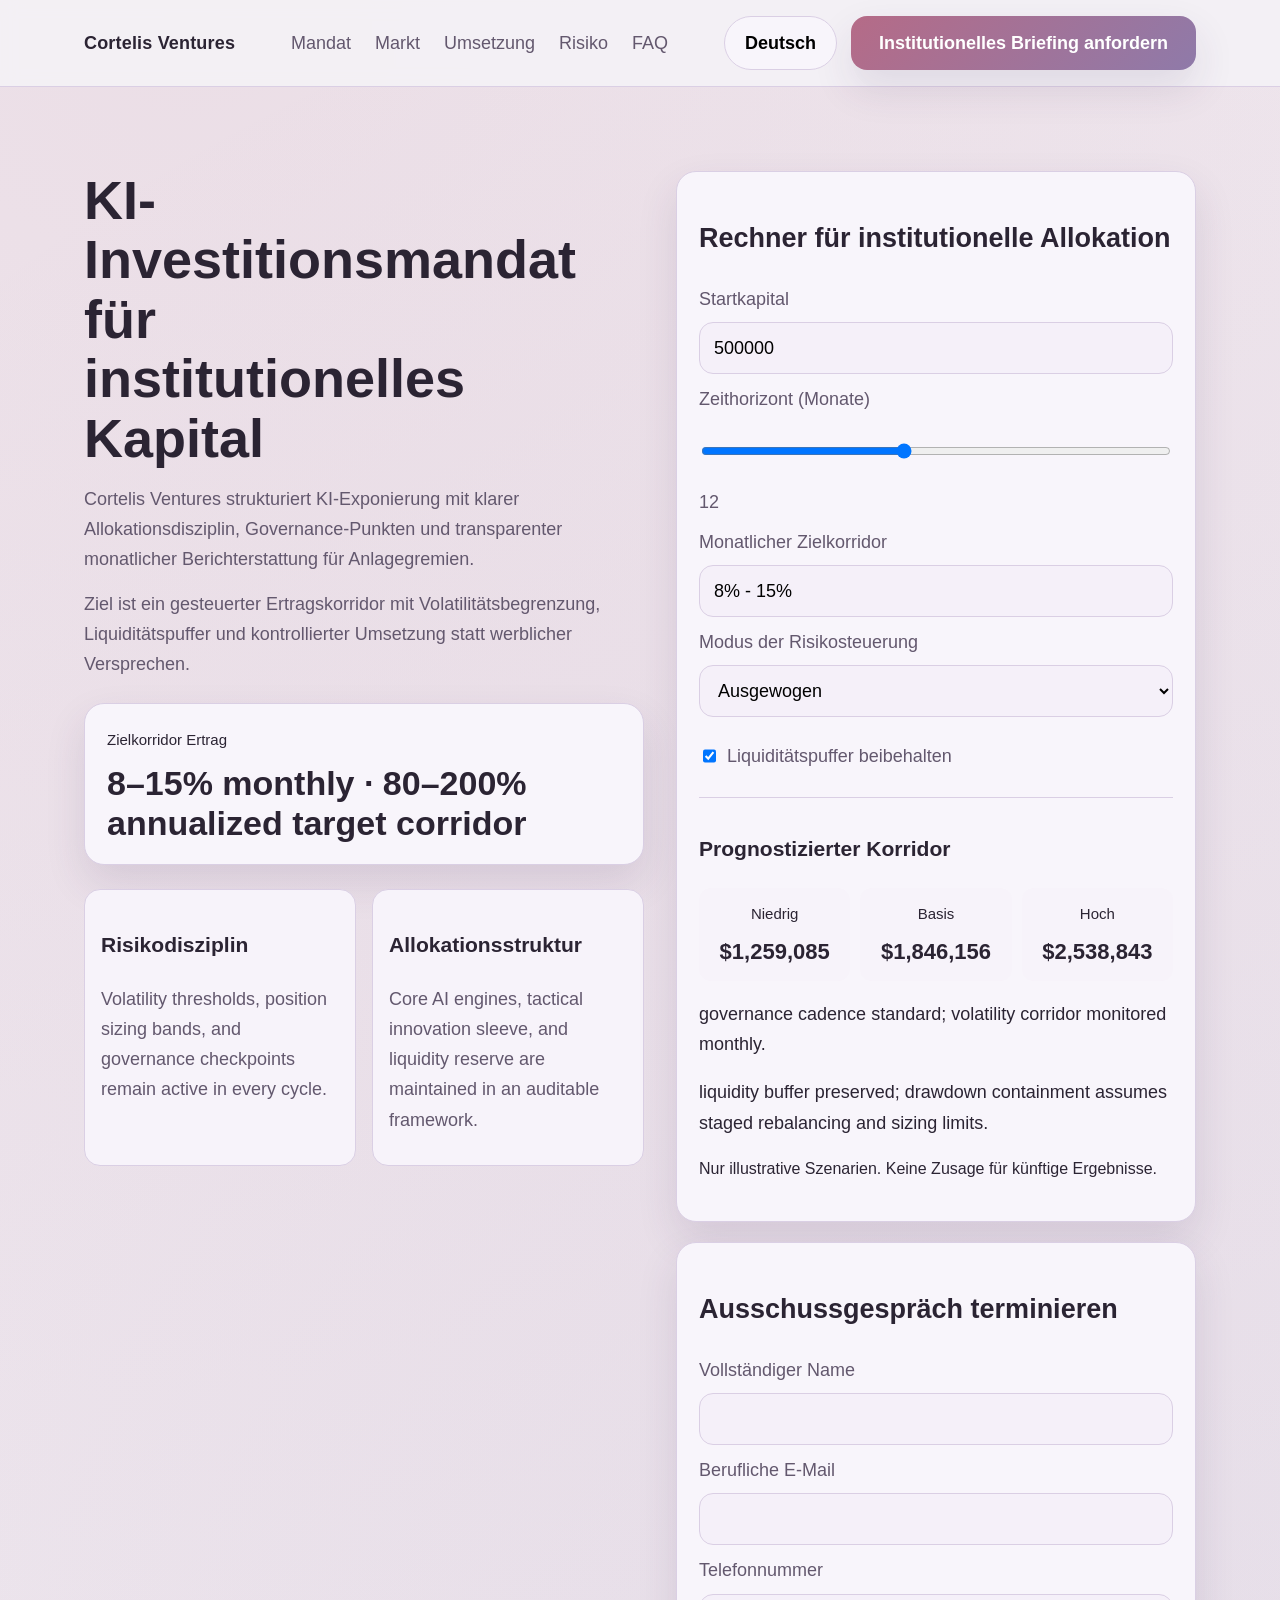
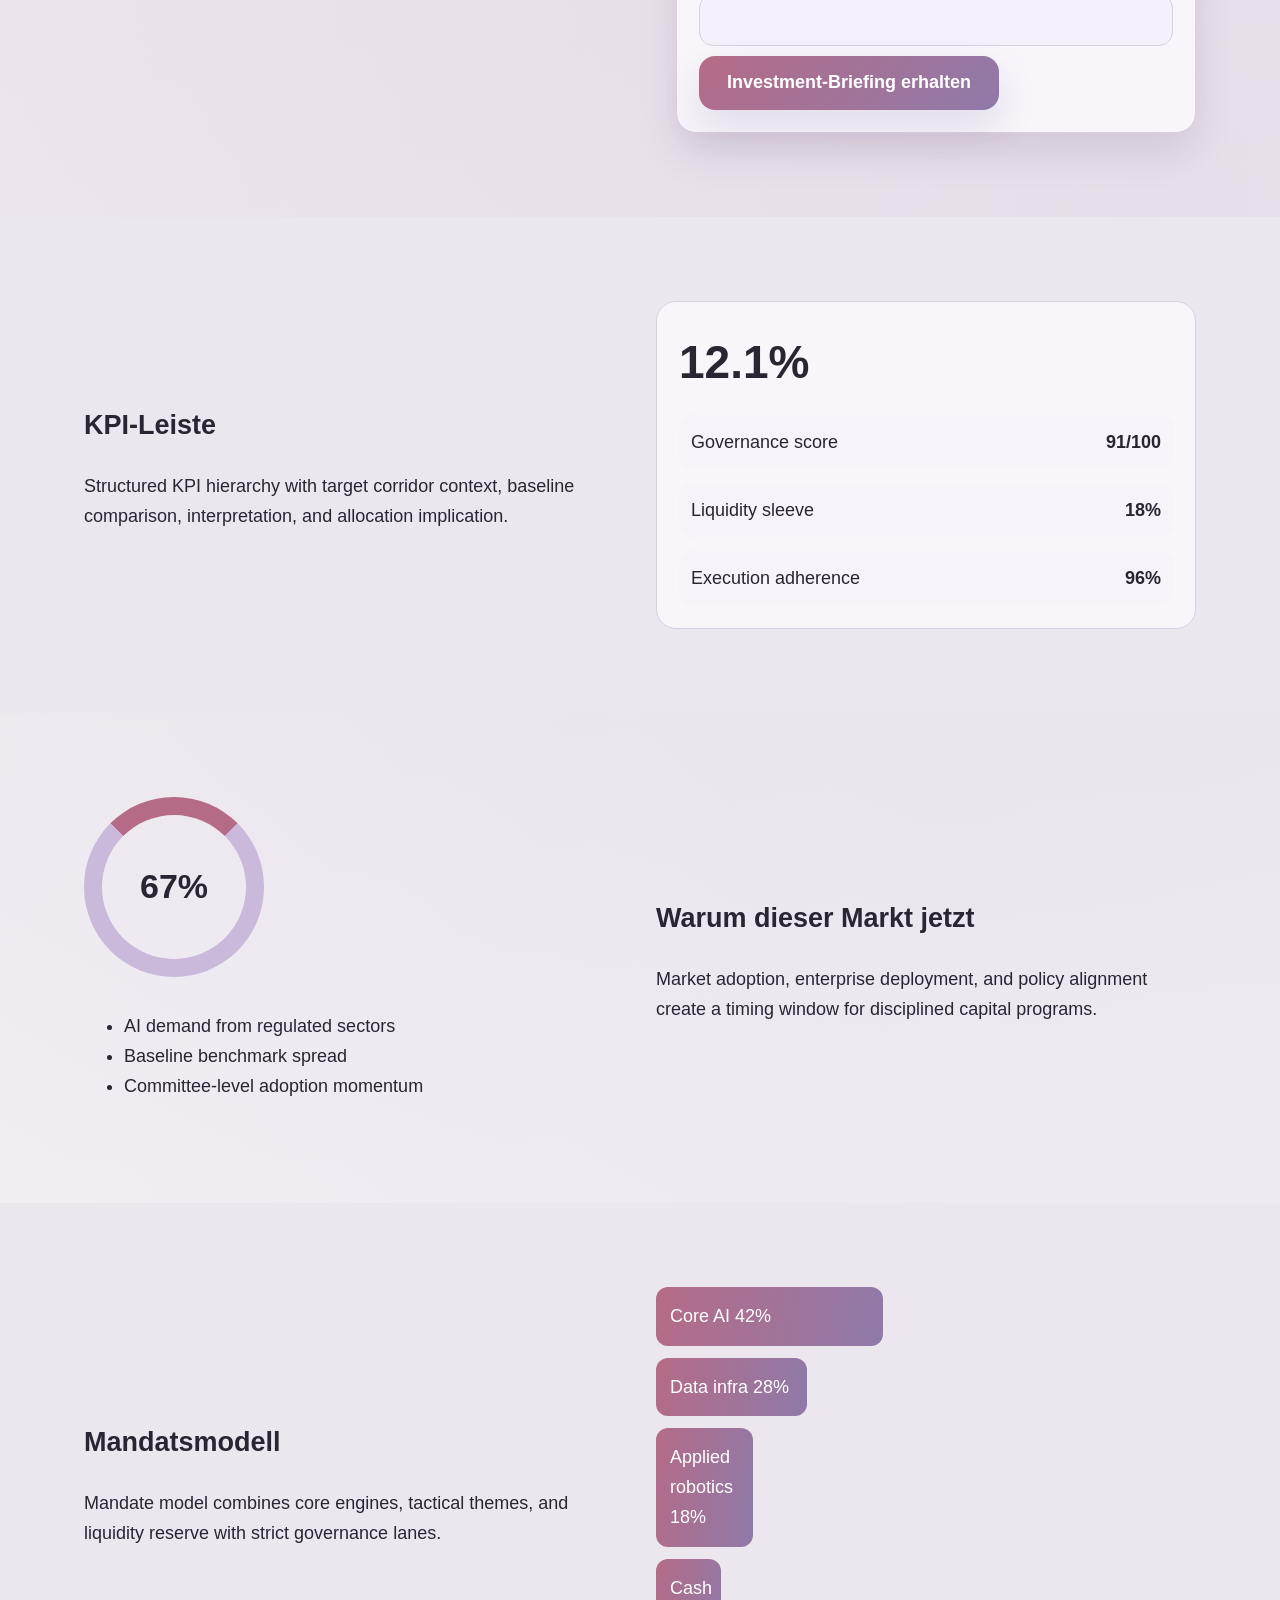
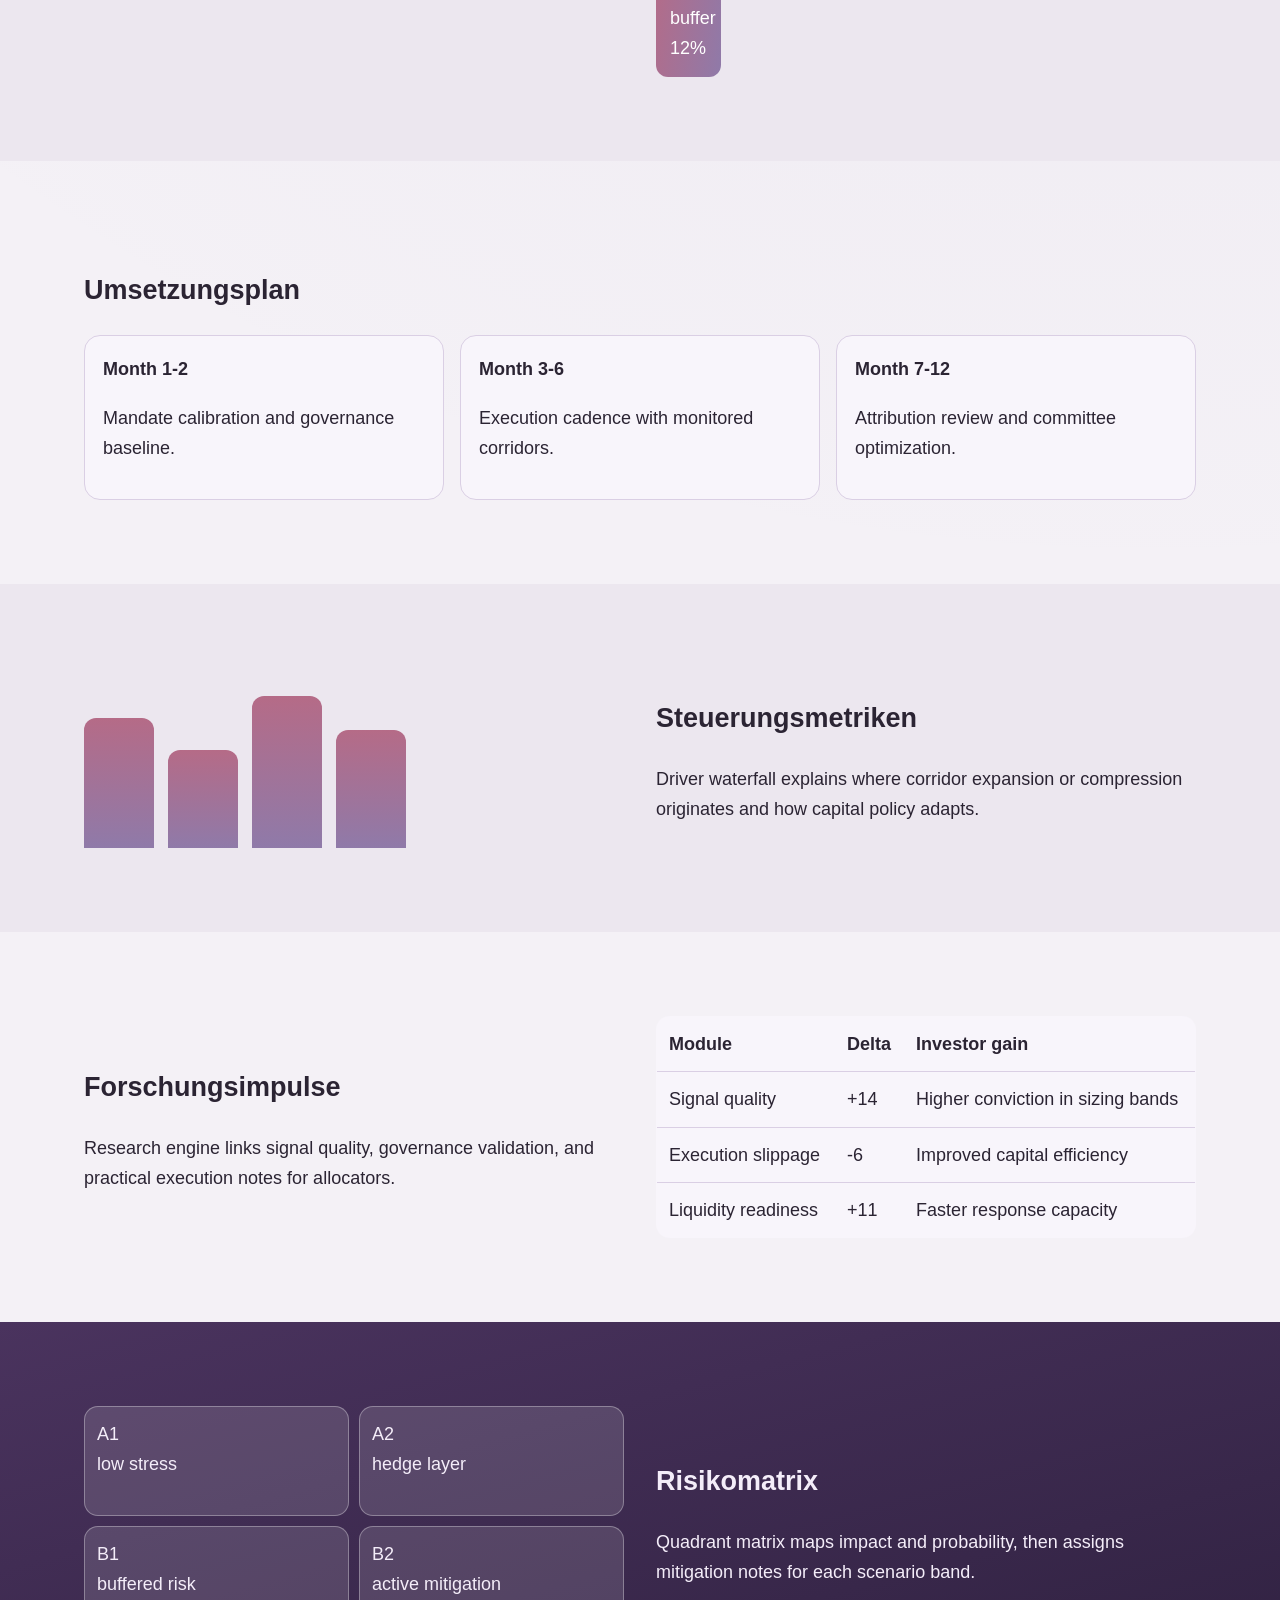
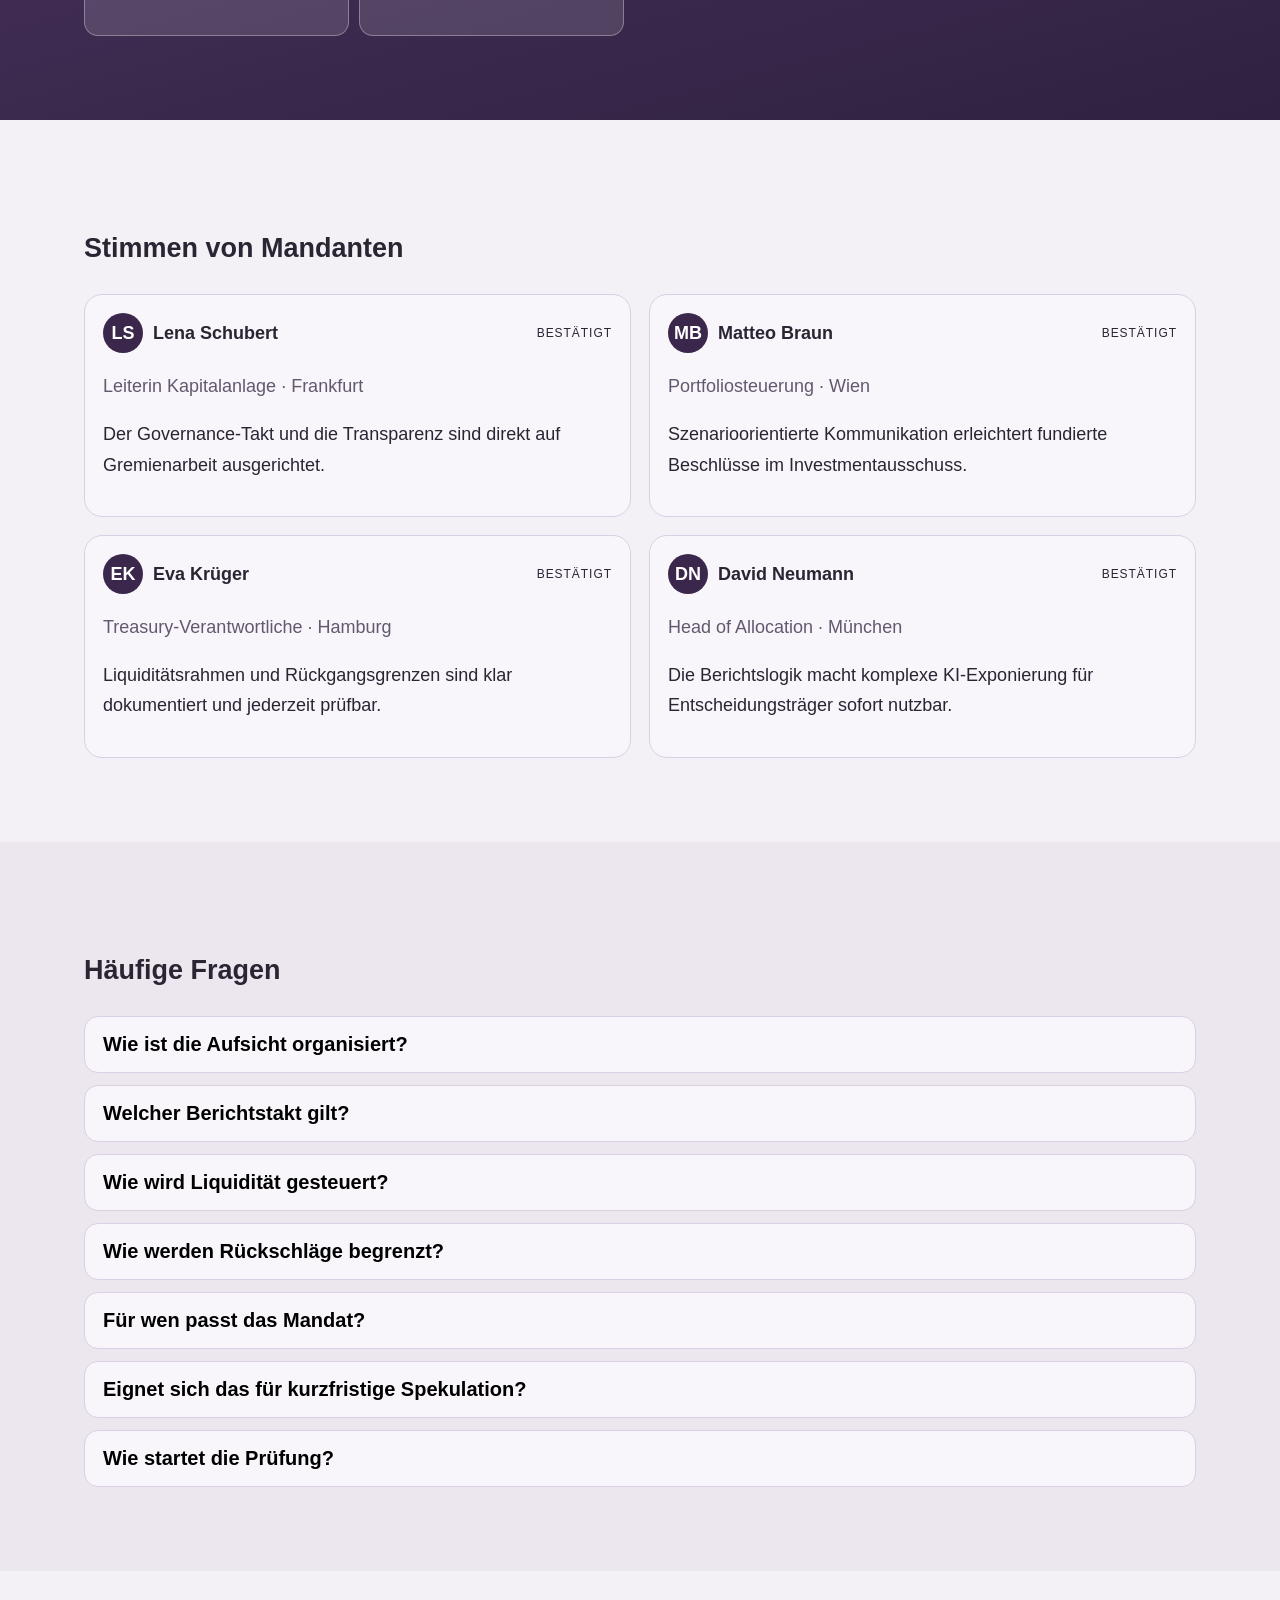
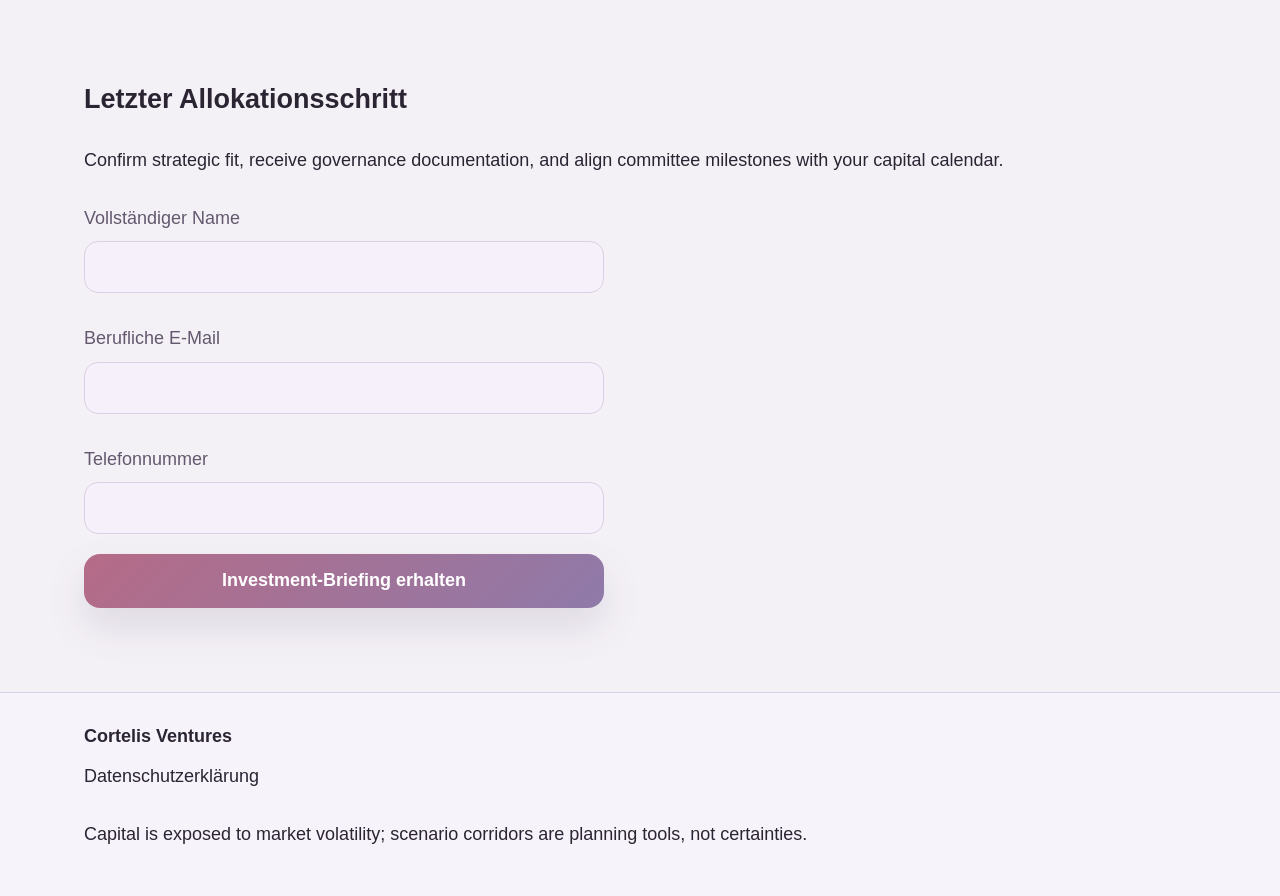
<file: de/index.html>
<!doctype html>
<html lang="de">
<head>
<meta charset="utf-8" />
<meta name="viewport" content="width=device-width, initial-scale=1" />
<title>Cortelis Ventures | Institutionelle KI-Investitionen</title>
<meta name="description" content="Institutionelle KI-Investitionen mit Allokationsdisziplin, Liquiditätssteuerung und risikoadjustierter Umsetzung für professionelle Kapitalgeber." />
<link rel="canonical" href="https://cortelisventures.com/de/index.html" />
<link rel="alternate" hreflang="en" href="https://cortelisventures.com/index.html" />
<link rel="alternate" hreflang="de" href="https://cortelisventures.com/de/index.html" />
<link rel="alternate" hreflang="fr" href="https://cortelisventures.com/fr/index.html" />
<link rel="alternate" hreflang="es" href="https://cortelisventures.com/es/index.html" />
<link rel="alternate" hreflang="it" href="https://cortelisventures.com/it/index.html" />
<link rel="alternate" hreflang="tr" href="https://cortelisventures.com/tr/index.html" />
<link rel="alternate" hreflang="pt" href="https://cortelisventures.com/pt/index.html" />
<link rel="alternate" hreflang="ja" href="https://cortelisventures.com/jp/index.html" />
<link rel="alternate" hreflang="sk" href="https://cortelisventures.com/sk/index.html" />
<link rel="alternate" hreflang="nl-BE" href="https://cortelisventures.com/be/index.html" />
<link rel="alternate" hreflang="x-default" href="https://cortelisventures.com/index.html" />
<meta property="og:title" content="Cortelis Ventures | Institutionelle KI-Investitionen" />
<meta property="og:description" content="Institutionelle KI-Investitionen mit Allokationsdisziplin, Liquiditätssteuerung und risikoadjustierter Umsetzung für professionelle Kapitalgeber." />
<meta property="og:type" content="website" />
<meta property="og:url" content="https://cortelisventures.com/de/index.html" />
<meta name="twitter:card" content="summary_large_image" />
<meta name="twitter:title" content="Cortelis Ventures | Institutionelle KI-Investitionen" />
<meta name="twitter:description" content="Institutionelle KI-Investitionen mit Allokationsdisziplin, Liquiditätssteuerung und risikoadjustierter Umsetzung für professionelle Kapitalgeber." />
<link rel="stylesheet" href="../assets/style.css" />
<script defer src="../assets/app.js"></script>
</head>
<body data-lang="de">
<header class="site-header"><div class="container header-inner"><a class="brand" href="../index.html">Cortelis Ventures</a><nav class="main-nav"><a href="#s1">Mandat</a><a href="#s2">Markt</a><a href="#s3">Umsetzung</a><a href="#s4">Risiko</a><a href="#s5">FAQ</a></nav><div class="header-actions"><div class="lang-wrap"><button class="lang-current" aria-haspopup="true" aria-expanded="false">Deutsch</button><div class="lang-menu"><a href="../index.html"><span class="flag-svg"><svg viewBox="0 0 60 40" aria-hidden="true"><rect width="60" height="40" fill="#012169"/><path d="M0 0l60 40M60 0L0 40" stroke="#fff" stroke-width="8"/><path d="M0 0l60 40M60 0L0 40" stroke="#c8102e" stroke-width="4"/><path d="M30 0v40M0 20h60" stroke="#fff" stroke-width="14"/><path d="M30 0v40M0 20h60" stroke="#c8102e" stroke-width="8"/></svg></span><span>English</span></a><a href="../de/index.html"><span class="flag-svg"><svg viewBox="0 0 60 40"><rect width="60" height="13.33" fill="#000"/><rect y="13.33" width="60" height="13.33" fill="#dd0000"/><rect y="26.66" width="60" height="13.34" fill="#ffce00"/></svg></span><span>Deutsch</span></a><a href="../fr/index.html"><span class="flag-svg"><svg viewBox="0 0 60 40"><rect width="20" height="40" fill="#0055a4"/><rect x="20" width="20" height="40" fill="#fff"/><rect x="40" width="20" height="40" fill="#ef4135"/></svg></span><span>Français</span></a><a href="../es/index.html"><span class="flag-svg"><svg viewBox="0 0 60 40"><rect width="60" height="40" fill="#c60b1e"/><rect y="10" width="60" height="20" fill="#ffc400"/></svg></span><span>Español</span></a><a href="../it/index.html"><span class="flag-svg"><svg viewBox="0 0 60 40"><rect width="20" height="40" fill="#009246"/><rect x="20" width="20" height="40" fill="#fff"/><rect x="40" width="20" height="40" fill="#ce2b37"/></svg></span><span>Italiano</span></a><a href="../tr/index.html"><span class="flag-svg"><svg viewBox="0 0 60 40"><rect width="60" height="40" fill="#e30a17"/><circle cx="24" cy="20" r="9" fill="#fff"/><circle cx="27" cy="20" r="7" fill="#e30a17"/><polygon points="35,20 41,17 41,23" fill="#fff"/></svg></span><span>Türkçe</span></a><a href="../pt/index.html"><span class="flag-svg"><svg viewBox="0 0 60 40"><rect width="24" height="40" fill="#006600"/><rect x="24" width="36" height="40" fill="#ff0000"/><circle cx="28" cy="20" r="6" fill="#ffcc00"/></svg></span><span>Português</span></a><a href="../jp/index.html"><span class="flag-svg"><svg viewBox="0 0 60 40"><rect width="60" height="40" fill="#fff"/><circle cx="30" cy="20" r="10" fill="#bc002d"/></svg></span><span>日本語</span></a><a href="../sk/index.html"><span class="flag-svg"><svg viewBox="0 0 60 40"><rect width="60" height="13.33" fill="#fff"/><rect y="13.33" width="60" height="13.33" fill="#0b4ea2"/><rect y="26.66" width="60" height="13.34" fill="#ee1c25"/></svg></span><span>Slovenčina</span></a><a href="../be/index.html"><span class="flag-svg"><svg viewBox="0 0 60 40"><rect width="20" height="40" fill="#000"/><rect x="20" width="20" height="40" fill="#fdda24"/><rect x="40" width="20" height="40" fill="#ef3340"/></svg></span><span>Belgium</span></a></div></div><a class="btn btn-primary" href="#lead-form">Institutionelles Briefing anfordern</a><button class="burger" aria-label="menu" aria-expanded="false"><span></span><span></span><span></span></button></div></div></header>
<div class="drawer" aria-hidden="true"><div class="drawer-panel"><button class="drawer-close" aria-label="close">×</button><nav class="drawer-nav"><a href="#s1">Mandat</a><a href="#s2">Markt</a><a href="#s3">Umsetzung</a><a href="#s4">Risiko</a><a href="#s5">FAQ</a><a href="../index.html"><span class="flag-svg"><svg viewBox="0 0 60 40" aria-hidden="true"><rect width="60" height="40" fill="#012169"/><path d="M0 0l60 40M60 0L0 40" stroke="#fff" stroke-width="8"/><path d="M0 0l60 40M60 0L0 40" stroke="#c8102e" stroke-width="4"/><path d="M30 0v40M0 20h60" stroke="#fff" stroke-width="14"/><path d="M30 0v40M0 20h60" stroke="#c8102e" stroke-width="8"/></svg></span><span>English</span></a><a href="../de/index.html"><span class="flag-svg"><svg viewBox="0 0 60 40"><rect width="60" height="13.33" fill="#000"/><rect y="13.33" width="60" height="13.33" fill="#dd0000"/><rect y="26.66" width="60" height="13.34" fill="#ffce00"/></svg></span><span>Deutsch</span></a><a href="../fr/index.html"><span class="flag-svg"><svg viewBox="0 0 60 40"><rect width="20" height="40" fill="#0055a4"/><rect x="20" width="20" height="40" fill="#fff"/><rect x="40" width="20" height="40" fill="#ef4135"/></svg></span><span>Français</span></a><a href="../es/index.html"><span class="flag-svg"><svg viewBox="0 0 60 40"><rect width="60" height="40" fill="#c60b1e"/><rect y="10" width="60" height="20" fill="#ffc400"/></svg></span><span>Español</span></a><a href="../it/index.html"><span class="flag-svg"><svg viewBox="0 0 60 40"><rect width="20" height="40" fill="#009246"/><rect x="20" width="20" height="40" fill="#fff"/><rect x="40" width="20" height="40" fill="#ce2b37"/></svg></span><span>Italiano</span></a><a href="../tr/index.html"><span class="flag-svg"><svg viewBox="0 0 60 40"><rect width="60" height="40" fill="#e30a17"/><circle cx="24" cy="20" r="9" fill="#fff"/><circle cx="27" cy="20" r="7" fill="#e30a17"/><polygon points="35,20 41,17 41,23" fill="#fff"/></svg></span><span>Türkçe</span></a><a href="../pt/index.html"><span class="flag-svg"><svg viewBox="0 0 60 40"><rect width="24" height="40" fill="#006600"/><rect x="24" width="36" height="40" fill="#ff0000"/><circle cx="28" cy="20" r="6" fill="#ffcc00"/></svg></span><span>Português</span></a><a href="../jp/index.html"><span class="flag-svg"><svg viewBox="0 0 60 40"><rect width="60" height="40" fill="#fff"/><circle cx="30" cy="20" r="10" fill="#bc002d"/></svg></span><span>日本語</span></a><a href="../sk/index.html"><span class="flag-svg"><svg viewBox="0 0 60 40"><rect width="60" height="13.33" fill="#fff"/><rect y="13.33" width="60" height="13.33" fill="#0b4ea2"/><rect y="26.66" width="60" height="13.34" fill="#ee1c25"/></svg></span><span>Slovenčina</span></a><a href="../be/index.html"><span class="flag-svg"><svg viewBox="0 0 60 40"><rect width="20" height="40" fill="#000"/><rect x="20" width="20" height="40" fill="#fdda24"/><rect x="40" width="20" height="40" fill="#ef3340"/></svg></span><span>Belgium</span></a><a class="btn btn-primary" href="#lead-form">Institutionelles Briefing anfordern</a></nav></div></div>
<main>
<section class="hero section"><div class="container hero-grid"><div class="hero-left"><h1>KI-Investitionsmandat für institutionelles Kapital</h1><p>Cortelis Ventures strukturiert KI-Exponierung mit klarer Allokationsdisziplin, Governance-Punkten und transparenter monatlicher Berichterstattung für Anlagegremien.</p><p>Ziel ist ein gesteuerter Ertragskorridor mit Volatilitätsbegrenzung, Liquiditätspuffer und kontrollierter Umsetzung statt werblicher Versprechen.</p><div class="return-block"><small>Zielkorridor Ertrag</small><div class="big">8–15% monthly · 80–200% annualized target corridor</div></div><div class="mini-grid"><article><h3>Risikodisziplin</h3><p>Volatility thresholds, position sizing bands, and governance checkpoints remain active in every cycle.</p></article><article><h3>Allokationsstruktur</h3><p>Core AI engines, tactical innovation sleeve, and liquidity reserve are maintained in an auditable framework.</p></article></div></div><div class="hero-right"><article class="card calc-card"><h2>Rechner für institutionelle Allokation</h2><label>Startkapital<input id="capital" type="number" min="10000" value="500000" aria-label="Startkapital"/></label><label>Zeithorizont (Monate)<input id="horizon" type="range" min="3" max="24" value="12" aria-label="Zeithorizont (Monate)"/><span id="horizonValue">12</span></label><label>Monatlicher Zielkorridor<input type="text" value="8% - 15%" readonly aria-label="Monatlicher Zielkorridor"/></label><label>Modus der Risikosteuerung<select id="riskMode" aria-label="Modus der Risikosteuerung"><option>Defensiv</option><option selected>Ausgewogen</option><option>Chancenorientiert</option></select></label><label class="toggle"><input id="liquidity" type="checkbox" checked/> Liquiditätspuffer beibehalten</label><div class="outputs"><h3>Prognostizierter Korridor</h3><div class="out-grid"><div><small>Niedrig</small><strong id="lowOut">0</strong></div><div><small>Basis</small><strong id="baseOut">0</strong></div><div><small>Hoch</small><strong id="highOut">0</strong></div></div><p id="volNote">Hinweis zur Volatilitätsbegrenzung</p><p id="drawNote">Annahme zur Begrenzung von Rückgängen</p><p class="disc">Nur illustrative Szenarien. Keine Zusage für künftige Ergebnisse.</p></div></article><article class="card form-card" id="lead-form"><h2>Ausschussgespräch terminieren</h2><form><label>Vollständiger Name<input required type="text" /></label><label>Berufliche E-Mail<input required type="email" /></label><label>Telefonnummer<input required type="tel" /></label><button class="btn btn-primary" type="submit">Investment-Briefing erhalten</button></form></article></div></div></section>
<section id="s1" class="section alt"><div class="container split"><div><h2>KPI-Leiste</h2><p>Structured KPI hierarchy with target corridor context, baseline comparison, interpretation, and allocation implication.</p></div><div class="kpi-panel"><div class="primary">12.1%</div><div class="kpi-mini"><span>Governance score</span><strong>91/100</strong></div><div class="kpi-mini"><span>Liquidity sleeve</span><strong>18%</strong></div><div class="kpi-mini"><span>Execution adherence</span><strong>96%</strong></div></div></div></section>
<section id="s2" class="section"><div class="container split reverse"><div class="ring-wrap"><div class="ring"><span>67%</span></div><ul><li>AI demand from regulated sectors</li><li>Baseline benchmark spread</li><li>Committee-level adoption momentum</li></ul></div><div><h2>Warum dieser Markt jetzt</h2><p>Market adoption, enterprise deployment, and policy alignment create a timing window for disciplined capital programs.</p></div></div></section>
<section id="s3" class="section alt"><div class="container split"><div><h2>Mandatsmodell</h2><p>Mandate model combines core engines, tactical themes, and liquidity reserve with strict governance lanes.</p></div><div class="stacked"><span style="width:42%">Core AI 42%</span><span style="width:28%">Data infra 28%</span><span style="width:18%">Applied robotics 18%</span><span style="width:12%">Cash buffer 12%</span></div></div></section>
<section id="s4" class="section"><div class="container timeline"><h2>Umsetzungsplan</h2><div class="time-grid"><article><strong>Month 1-2</strong><p>Mandate calibration and governance baseline.</p></article><article><strong>Month 3-6</strong><p>Execution cadence with monitored corridors.</p></article><article><strong>Month 7-12</strong><p>Attribution review and committee optimization.</p></article></div></div></section>
<section id="s5" class="section alt"><div class="container split reverse"><div class="waterfall"><div class="bar a"></div><div class="bar b"></div><div class="bar c"></div><div class="bar d"></div></div><div><h2>Steuerungsmetriken</h2><p>Driver waterfall explains where corridor expansion or compression originates and how capital policy adapts.</p></div></div></section>
<section id="s6" class="section"><div class="container split"><div><h2>Forschungsimpulse</h2><p>Research engine links signal quality, governance validation, and practical execution notes for allocators.</p></div><div class="table-wrap"><table><thead><tr><th>Module</th><th>Delta</th><th>Investor gain</th></tr></thead><tbody><tr><td>Signal quality</td><td>+14</td><td>Higher conviction in sizing bands</td></tr><tr><td>Execution slippage</td><td>-6</td><td>Improved capital efficiency</td></tr><tr><td>Liquidity readiness</td><td>+11</td><td>Faster response capacity</td></tr></tbody></table></div></div></section>
<section id="s7" class="section dark"><div class="container split reverse"><div class="matrix"><div>A1<br/>low stress</div><div>A2<br/>hedge layer</div><div>B1<br/>buffered risk</div><div>B2<br/>active mitigation</div></div><div><h2>Risikomatrix</h2><p>Quadrant matrix maps impact and probability, then assigns mitigation notes for each scenario band.</p></div></div></section>
<section id="s8" class="section"><div class="container"><h2>Stimmen von Mandanten</h2><div class="reviews"><article class="review-card"><div class="review-head"><span class="avatar">LS</span><strong>Lena Schubert</strong><span class="badge">BESTÄTIGT</span></div><p class="role">Leiterin Kapitalanlage · Frankfurt</p><p>Der Governance-Takt und die Transparenz sind direkt auf Gremienarbeit ausgerichtet.</p></article><article class="review-card"><div class="review-head"><span class="avatar">MB</span><strong>Matteo Braun</strong><span class="badge">BESTÄTIGT</span></div><p class="role">Portfoliosteuerung · Wien</p><p>Szenarioorientierte Kommunikation erleichtert fundierte Beschlüsse im Investmentausschuss.</p></article><article class="review-card"><div class="review-head"><span class="avatar">EK</span><strong>Eva Krüger</strong><span class="badge">BESTÄTIGT</span></div><p class="role">Treasury-Verantwortliche · Hamburg</p><p>Liquiditätsrahmen und Rückgangsgrenzen sind klar dokumentiert und jederzeit prüfbar.</p></article><article class="review-card"><div class="review-head"><span class="avatar">DN</span><strong>David Neumann</strong><span class="badge">BESTÄTIGT</span></div><p class="role">Head of Allocation · München</p><p>Die Berichtslogik macht komplexe KI-Exponierung für Entscheidungsträger sofort nutzbar.</p></article></div></div></section>
<section id="s9" class="section alt"><div class="container"><h2>Häufige Fragen</h2><div class="faq"><article class="faq-item"><button class="faq-q" aria-expanded="false">Wie ist die Aufsicht organisiert?</button><div class="faq-a"><p>Ein Anlageausschuss prüft monatlich Expositionsgrenzen, Modellanpassungen, Liquiditätsquoten und Szenariowerte.</p></div></article><article class="faq-item"><button class="faq-q" aria-expanded="false">Welcher Berichtstakt gilt?</button><div class="faq-a"><p>Mandanten erhalten monatliche Unterlagen und vierteljährliche Governance-Zusammenfassungen mit Attribution und Maßnahmenprotokoll.</p></div></article><article class="faq-item"><button class="faq-q" aria-expanded="false">Wie wird Liquidität gesteuert?</button><div class="faq-a"><p>Ein eigener Liquiditätspuffer bleibt verfügbar, um Stressphasen zu dämpfen und Handlungsoptionen zu sichern.</p></div></article><article class="faq-item"><button class="faq-q" aria-expanded="false">Wie werden Rückschläge begrenzt?</button><div class="faq-a"><p>Positionsgrößen, Stop-Rahmen und Diversifikation über KI-Themen werden bei erhöhten Schwankungen angepasst.</p></div></article><article class="faq-item"><button class="faq-q" aria-expanded="false">Für wen passt das Mandat?</button><div class="faq-a"><p>Family Offices, Fonds und Treasury-Teams mit Bedarf an kontrollierter KI-Exponierung profitieren besonders.</p></div></article><article class="faq-item"><button class="faq-q" aria-expanded="false">Eignet sich das für kurzfristige Spekulation?</button><div class="faq-a"><p>Nein. Das Mandat richtet sich an regelbasierte Kapitalprogramme mit disziplinierter Umsetzung.</p></div></article><article class="faq-item"><button class="faq-q" aria-expanded="false">Wie startet die Prüfung?</button><div class="faq-a"><p>Über das Formular erhalten Sie institutionelles Briefing, Governance-Landkarte und Onboarding-Checkliste.</p></div></article></div></div></section>
<section id="s10" class="section"><div class="container cta-panel"><h2>Letzter Allokationsschritt</h2><p>Confirm strategic fit, receive governance documentation, and align committee milestones with your capital calendar.</p><form><label>Vollständiger Name<input required type="text" /></label><label>Berufliche E-Mail<input required type="email" /></label><label>Telefonnummer<input required type="tel" /></label><button class="btn btn-primary" type="submit">Investment-Briefing erhalten</button></form></div></section>
</main>
<footer class="site-footer"><div class="container foot"><strong>Cortelis Ventures</strong><a href="#" class="privacy-open">Datenschutzerklärung</a><p>Capital is exposed to market volatility; scenario corridors are planning tools, not certainties.</p></div></footer>
<div class="modal" aria-hidden="true"><div class="modal-dialog" role="dialog" aria-modal="true"><button class="modal-x" aria-label="Schließen">×</button><h2>Datenschutzerklärung</h2><div class="modal-scroll"><section><h3>Einleitung</h3><p>Ziel ist ein gesteuerter Ertragskorridor mit Volatilitätsbegrenzung, Liquiditätspuffer und kontrollierter Umsetzung statt werblicher Versprechen.</p></section><section><h3>Datenerhebung</h3><p>Ziel ist ein gesteuerter Ertragskorridor mit Volatilitätsbegrenzung, Liquiditätspuffer und kontrollierter Umsetzung statt werblicher Versprechen.</p></section><section><h3>Rechtsgrundlage</h3><p>Ziel ist ein gesteuerter Ertragskorridor mit Volatilitätsbegrenzung, Liquiditätspuffer und kontrollierter Umsetzung statt werblicher Versprechen.</p></section><section><h3>Cookies</h3><p>Ziel ist ein gesteuerter Ertragskorridor mit Volatilitätsbegrenzung, Liquiditätspuffer und kontrollierter Umsetzung statt werblicher Versprechen.</p></section><section><h3>Speicherdauer</h3><p>Ziel ist ein gesteuerter Ertragskorridor mit Volatilitätsbegrenzung, Liquiditätspuffer und kontrollierter Umsetzung statt werblicher Versprechen.</p></section><section><h3>Weitergabe an Dritte</h3><p>Ziel ist ein gesteuerter Ertragskorridor mit Volatilitätsbegrenzung, Liquiditätspuffer und kontrollierter Umsetzung statt werblicher Versprechen.</p></section><section><h3>Sicherheit</h3><p>Ziel ist ein gesteuerter Ertragskorridor mit Volatilitätsbegrenzung, Liquiditätspuffer und kontrollierter Umsetzung statt werblicher Versprechen.</p></section><section><h3>Rechte der Nutzer</h3><p>Ziel ist ein gesteuerter Ertragskorridor mit Volatilitätsbegrenzung, Liquiditätspuffer und kontrollierter Umsetzung statt werblicher Versprechen.</p></section><section><h3>Internationale Übermittlungen</h3><p>Ziel ist ein gesteuerter Ertragskorridor mit Volatilitätsbegrenzung, Liquiditätspuffer und kontrollierter Umsetzung statt werblicher Versprechen.</p></section><section><h3>Risikohinweis zur Branche</h3><p>Ziel ist ein gesteuerter Ertragskorridor mit Volatilitätsbegrenzung, Liquiditätspuffer und kontrollierter Umsetzung statt werblicher Versprechen.</p></section><section><h3>Kontakt</h3><p>Ziel ist ein gesteuerter Ertragskorridor mit Volatilitätsbegrenzung, Liquiditätspuffer und kontrollierter Umsetzung statt werblicher Versprechen.</p></section></div><div class="modal-foot"><button class="btn btn-secondary modal-close">Schließen</button></div></div></div>
<script type="application/ld+json">{"@context":"https://schema.org","@type":"Organization","name":"Cortelis Ventures","url":"https://cortelisventures.com"}</script>
<script type="application/ld+json">{"@context":"https://schema.org","@type":"WebSite","name":"Cortelis Ventures","url":"https://cortelisventures.com"}</script>
<script type="application/ld+json">{"@context":"https://schema.org","@type":"FAQPage","mainEntity":[{"@type":"Question","name":"Wie ist die Aufsicht organisiert?","acceptedAnswer":{"@type":"Answer","text":"Ein Anlageausschuss prüft monatlich Expositionsgrenzen, Modellanpassungen, Liquiditätsquoten und Szenariowerte."}},{"@type":"Question","name":"Welcher Berichtstakt gilt?","acceptedAnswer":{"@type":"Answer","text":"Mandanten erhalten monatliche Unterlagen und vierteljährliche Governance-Zusammenfassungen mit Attribution und Maßnahmenprotokoll."}},{"@type":"Question","name":"Wie wird Liquidität gesteuert?","acceptedAnswer":{"@type":"Answer","text":"Ein eigener Liquiditätspuffer bleibt verfügbar, um Stressphasen zu dämpfen und Handlungsoptionen zu sichern."}},{"@type":"Question","name":"Wie werden Rückschläge begrenzt?","acceptedAnswer":{"@type":"Answer","text":"Positionsgrößen, Stop-Rahmen und Diversifikation über KI-Themen werden bei erhöhten Schwankungen angepasst."}},{"@type":"Question","name":"Für wen passt das Mandat?","acceptedAnswer":{"@type":"Answer","text":"Family Offices, Fonds und Treasury-Teams mit Bedarf an kontrollierter KI-Exponierung profitieren besonders."}},{"@type":"Question","name":"Eignet sich das für kurzfristige Spekulation?","acceptedAnswer":{"@type":"Answer","text":"Nein. Das Mandat richtet sich an regelbasierte Kapitalprogramme mit disziplinierter Umsetzung."}},{"@type":"Question","name":"Wie startet die Prüfung?","acceptedAnswer":{"@type":"Answer","text":"Über das Formular erhalten Sie institutionelles Briefing, Governance-Landkarte und Onboarding-Checkliste."}}]}</script>
<script type="application/ld+json">{"@context":"https://schema.org","@type":"Review","reviewBody":"Der Governance-Takt und die Transparenz sind direkt auf Gremienarbeit ausgerichtet.","author":{"@type":"Person","name":"Lena Schubert"}}</script>
</body></html>
</file>
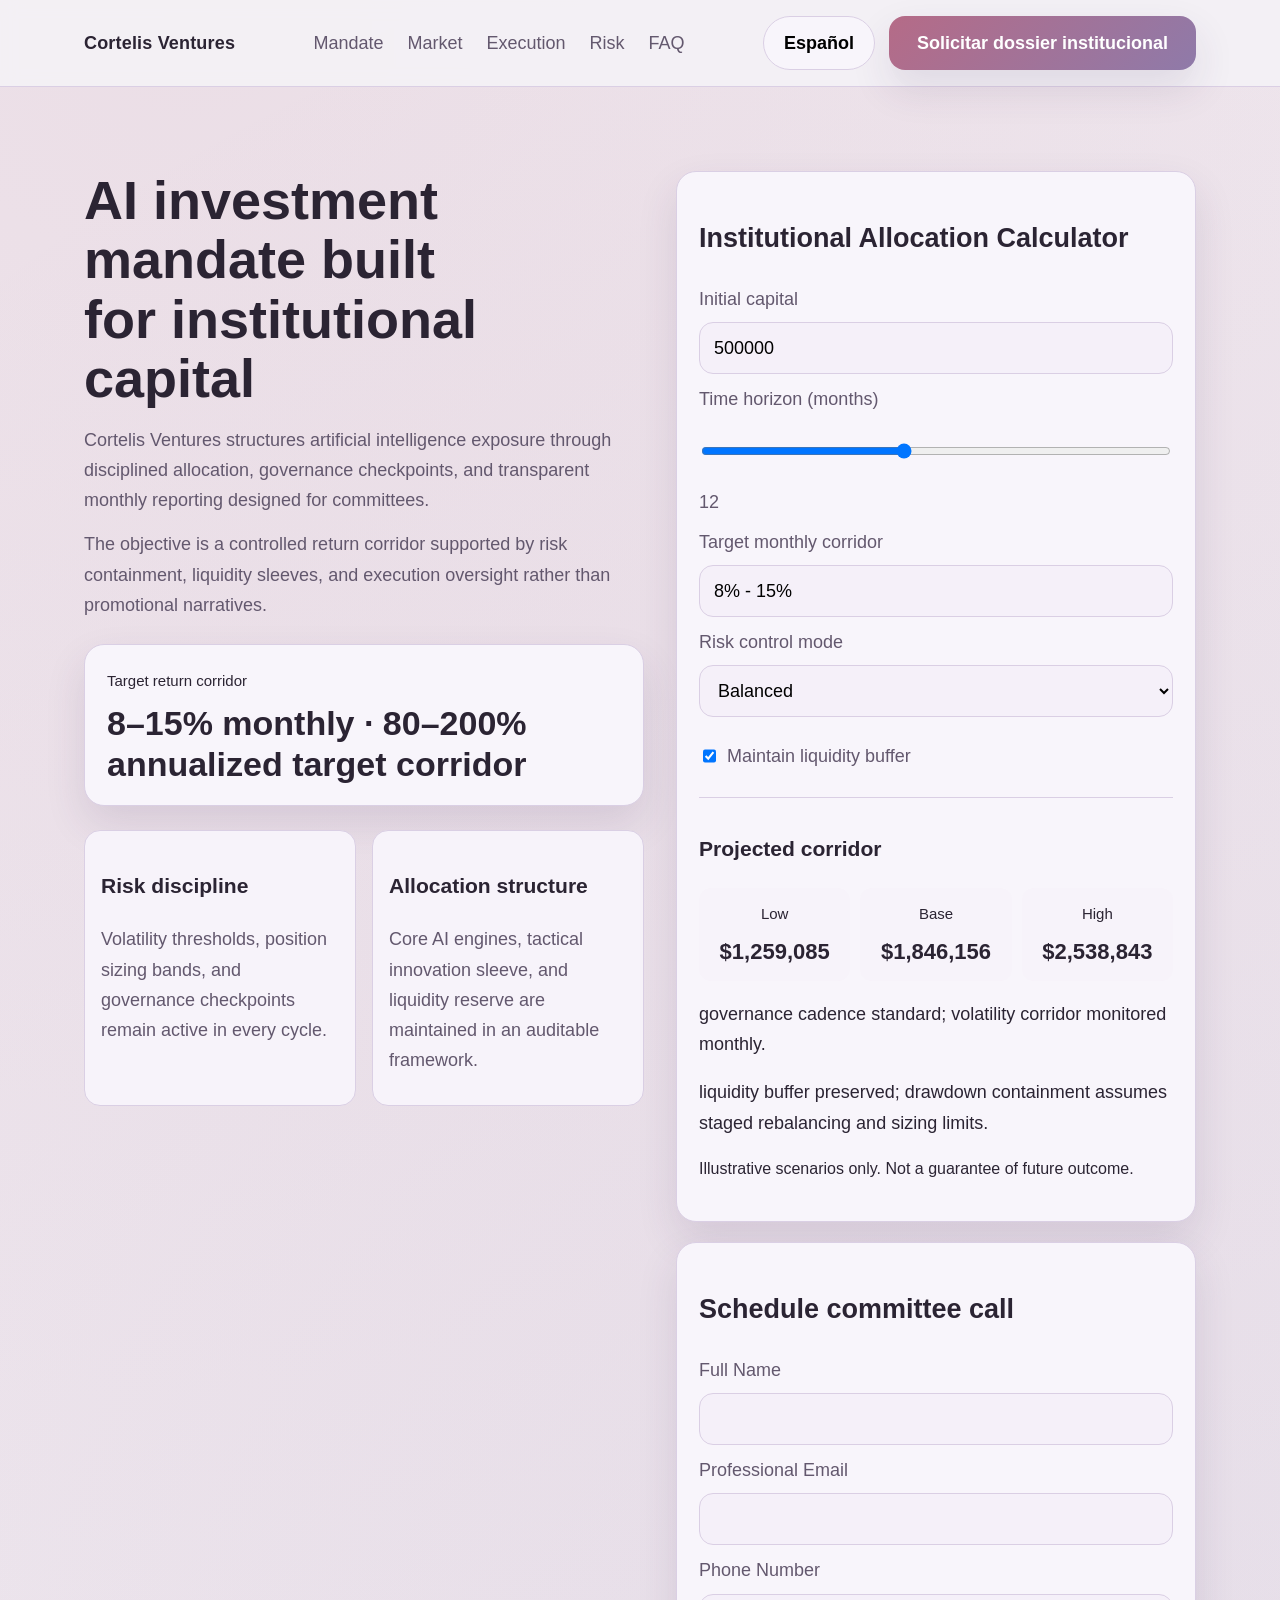
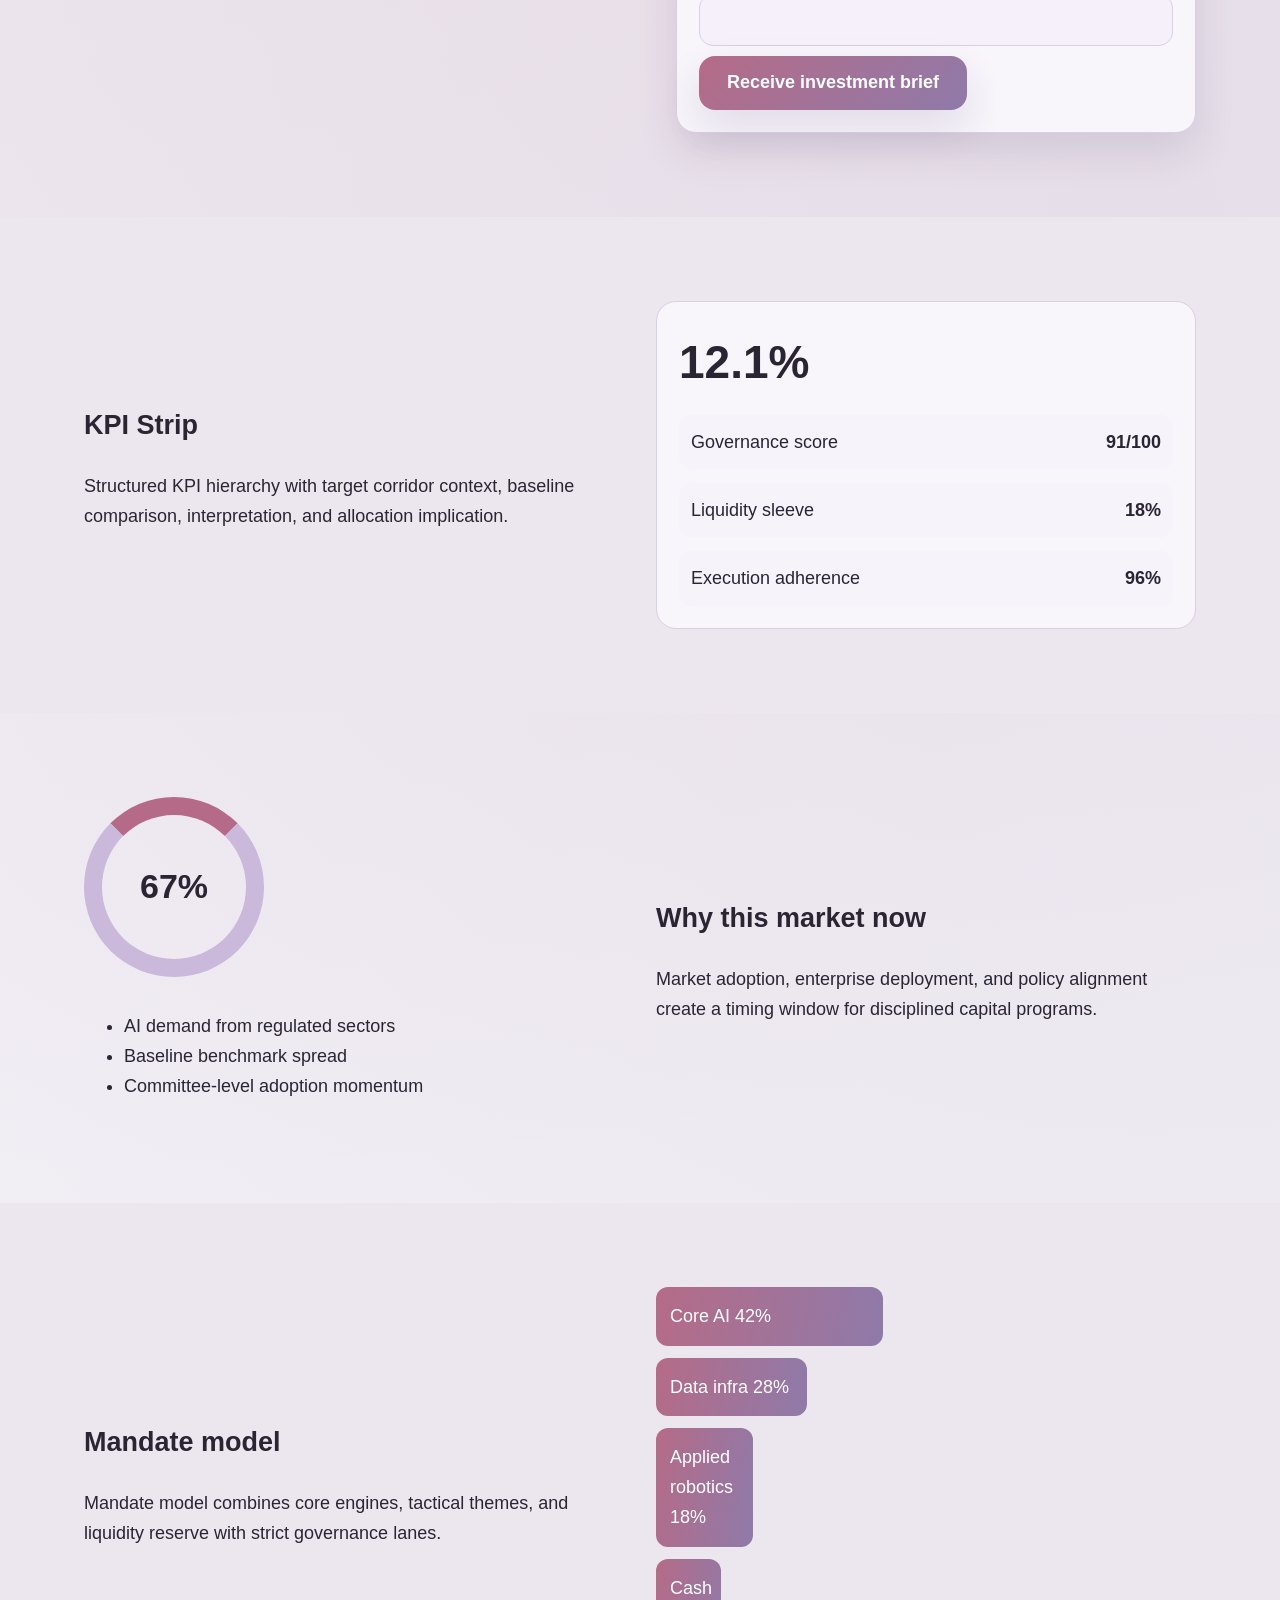
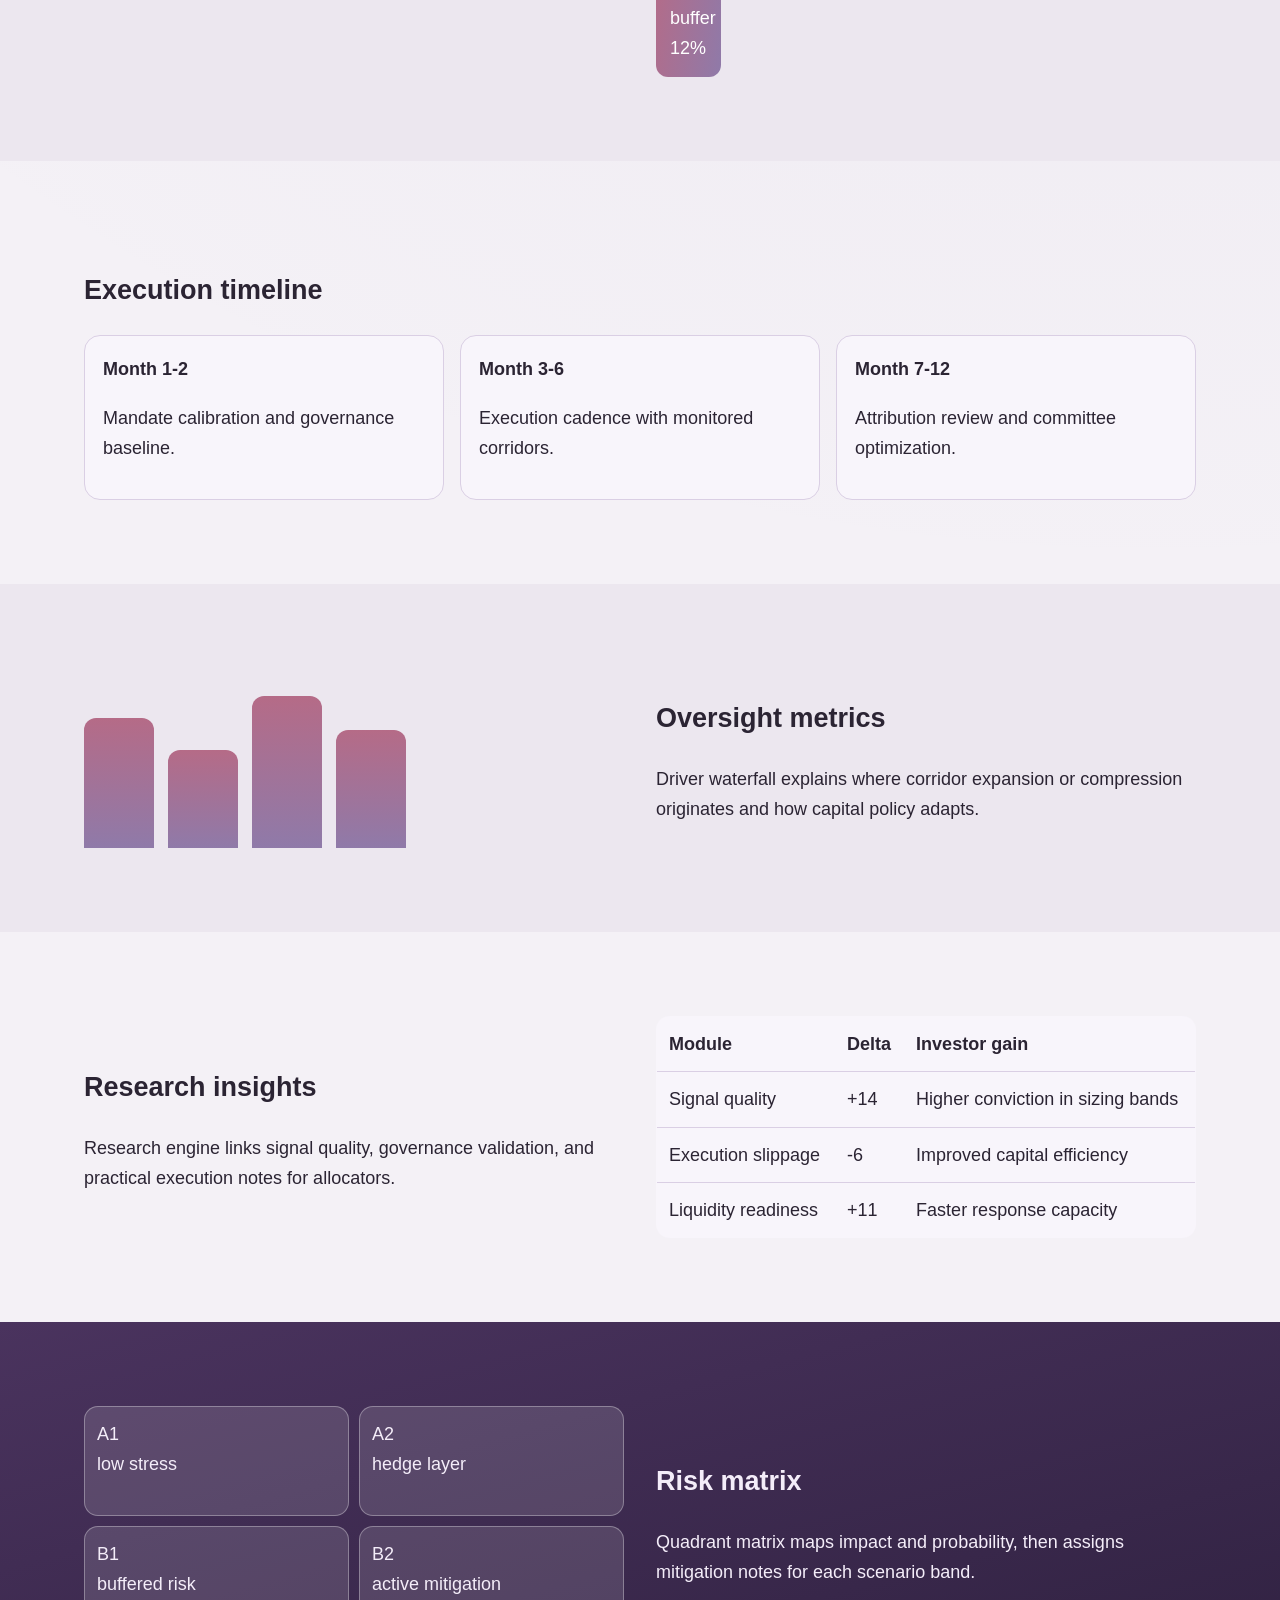
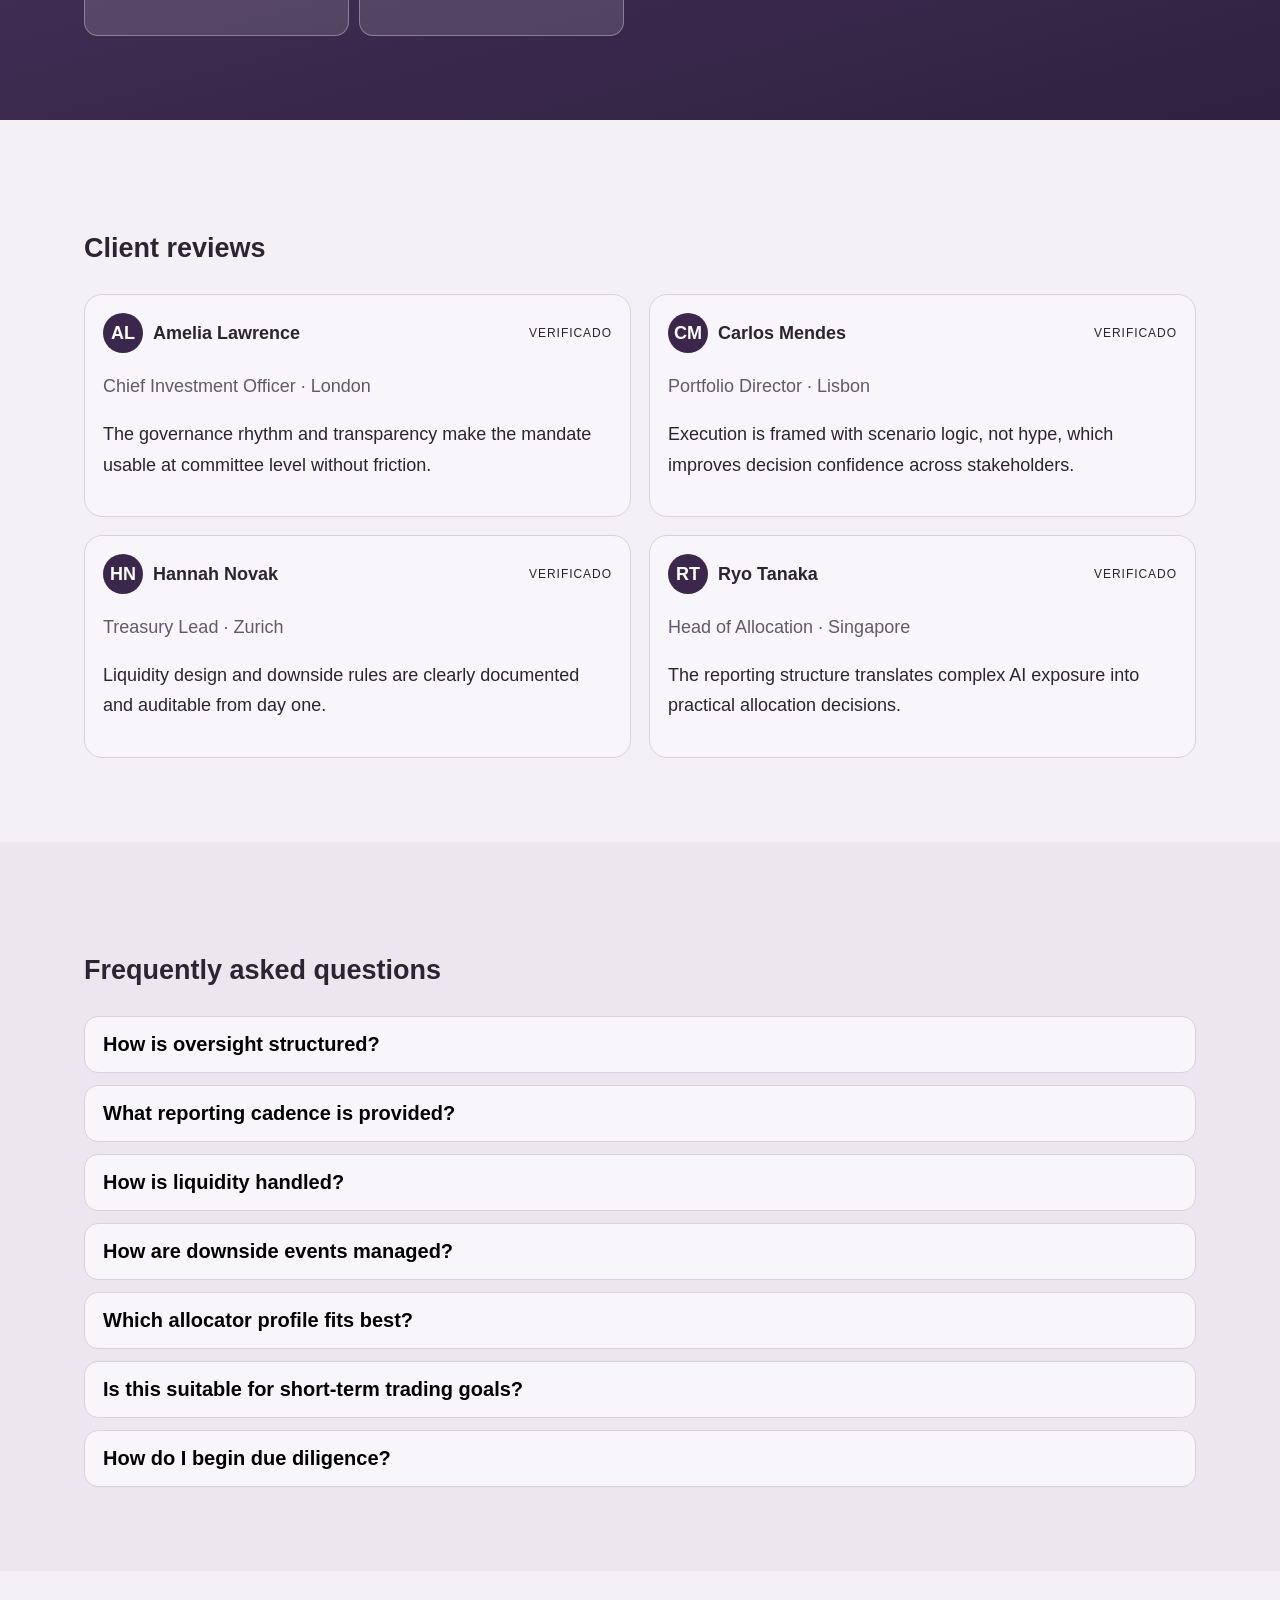
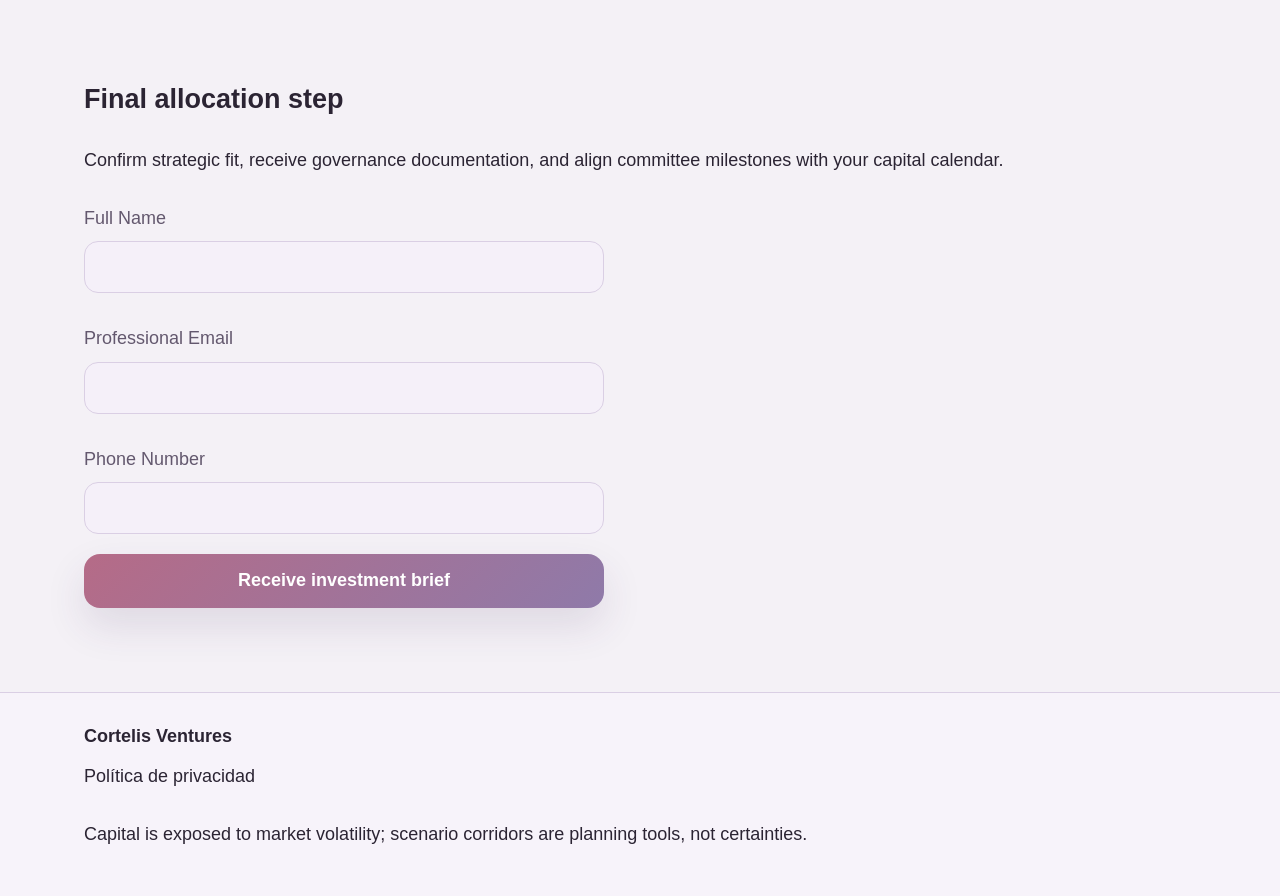
<file: es/index.html>
<!doctype html>
<html lang="en">
<head>
<meta charset="utf-8" />
<meta name="viewport" content="width=device-width, initial-scale=1" />
<title>Cortelis Ventures | Inversiones institucionales en IA</title>
<meta name="description" content="Inversiones institucionales en IA con disciplina de asignación, gestión de liquidez y ejecución ajustada al riesgo para capital profesional." />
<link rel="canonical" href="https://cortelisventures.com/es/index.html" />
<link rel="alternate" hreflang="en" href="https://cortelisventures.com/index.html" />
<link rel="alternate" hreflang="de" href="https://cortelisventures.com/de/index.html" />
<link rel="alternate" hreflang="fr" href="https://cortelisventures.com/fr/index.html" />
<link rel="alternate" hreflang="es" href="https://cortelisventures.com/es/index.html" />
<link rel="alternate" hreflang="it" href="https://cortelisventures.com/it/index.html" />
<link rel="alternate" hreflang="tr" href="https://cortelisventures.com/tr/index.html" />
<link rel="alternate" hreflang="pt" href="https://cortelisventures.com/pt/index.html" />
<link rel="alternate" hreflang="ja" href="https://cortelisventures.com/jp/index.html" />
<link rel="alternate" hreflang="sk" href="https://cortelisventures.com/sk/index.html" />
<link rel="alternate" hreflang="nl-BE" href="https://cortelisventures.com/be/index.html" />
<link rel="alternate" hreflang="x-default" href="https://cortelisventures.com/index.html" />
<meta property="og:title" content="Cortelis Ventures | Inversiones institucionales en IA" />
<meta property="og:description" content="Inversiones institucionales en IA con disciplina de asignación, gestión de liquidez y ejecución ajustada al riesgo para capital profesional." />
<meta property="og:type" content="website" />
<meta property="og:url" content="https://cortelisventures.com/es/index.html" />
<meta name="twitter:card" content="summary_large_image" />
<meta name="twitter:title" content="Cortelis Ventures | Inversiones institucionales en IA" />
<meta name="twitter:description" content="Inversiones institucionales en IA con disciplina de asignación, gestión de liquidez y ejecución ajustada al riesgo para capital profesional." />
<link rel="stylesheet" href="../assets/style.css" />
<script defer src="../assets/app.js"></script>
</head>
<body data-lang="es">
<header class="site-header"><div class="container header-inner"><a class="brand" href="../index.html">Cortelis Ventures</a><nav class="main-nav"><a href="#s1">Mandate</a><a href="#s2">Market</a><a href="#s3">Execution</a><a href="#s4">Risk</a><a href="#s5">FAQ</a></nav><div class="header-actions"><div class="lang-wrap"><button class="lang-current" aria-haspopup="true" aria-expanded="false">Español</button><div class="lang-menu"><a href="../index.html"><span class="flag-svg"><svg viewBox="0 0 60 40" aria-hidden="true"><rect width="60" height="40" fill="#012169"/><path d="M0 0l60 40M60 0L0 40" stroke="#fff" stroke-width="8"/><path d="M0 0l60 40M60 0L0 40" stroke="#c8102e" stroke-width="4"/><path d="M30 0v40M0 20h60" stroke="#fff" stroke-width="14"/><path d="M30 0v40M0 20h60" stroke="#c8102e" stroke-width="8"/></svg></span><span>English</span></a><a href="../de/index.html"><span class="flag-svg"><svg viewBox="0 0 60 40"><rect width="60" height="13.33" fill="#000"/><rect y="13.33" width="60" height="13.33" fill="#dd0000"/><rect y="26.66" width="60" height="13.34" fill="#ffce00"/></svg></span><span>Deutsch</span></a><a href="../fr/index.html"><span class="flag-svg"><svg viewBox="0 0 60 40"><rect width="20" height="40" fill="#0055a4"/><rect x="20" width="20" height="40" fill="#fff"/><rect x="40" width="20" height="40" fill="#ef4135"/></svg></span><span>Français</span></a><a href="../es/index.html"><span class="flag-svg"><svg viewBox="0 0 60 40"><rect width="60" height="40" fill="#c60b1e"/><rect y="10" width="60" height="20" fill="#ffc400"/></svg></span><span>Español</span></a><a href="../it/index.html"><span class="flag-svg"><svg viewBox="0 0 60 40"><rect width="20" height="40" fill="#009246"/><rect x="20" width="20" height="40" fill="#fff"/><rect x="40" width="20" height="40" fill="#ce2b37"/></svg></span><span>Italiano</span></a><a href="../tr/index.html"><span class="flag-svg"><svg viewBox="0 0 60 40"><rect width="60" height="40" fill="#e30a17"/><circle cx="24" cy="20" r="9" fill="#fff"/><circle cx="27" cy="20" r="7" fill="#e30a17"/><polygon points="35,20 41,17 41,23" fill="#fff"/></svg></span><span>Türkçe</span></a><a href="../pt/index.html"><span class="flag-svg"><svg viewBox="0 0 60 40"><rect width="24" height="40" fill="#006600"/><rect x="24" width="36" height="40" fill="#ff0000"/><circle cx="28" cy="20" r="6" fill="#ffcc00"/></svg></span><span>Português</span></a><a href="../jp/index.html"><span class="flag-svg"><svg viewBox="0 0 60 40"><rect width="60" height="40" fill="#fff"/><circle cx="30" cy="20" r="10" fill="#bc002d"/></svg></span><span>日本語</span></a><a href="../sk/index.html"><span class="flag-svg"><svg viewBox="0 0 60 40"><rect width="60" height="13.33" fill="#fff"/><rect y="13.33" width="60" height="13.33" fill="#0b4ea2"/><rect y="26.66" width="60" height="13.34" fill="#ee1c25"/></svg></span><span>Slovenčina</span></a><a href="../be/index.html"><span class="flag-svg"><svg viewBox="0 0 60 40"><rect width="20" height="40" fill="#000"/><rect x="20" width="20" height="40" fill="#fdda24"/><rect x="40" width="20" height="40" fill="#ef3340"/></svg></span><span>Belgium</span></a></div></div><a class="btn btn-primary" href="#lead-form">Solicitar dossier institucional</a><button class="burger" aria-label="menu" aria-expanded="false"><span></span><span></span><span></span></button></div></div></header>
<div class="drawer" aria-hidden="true"><div class="drawer-panel"><button class="drawer-close" aria-label="close">×</button><nav class="drawer-nav"><a href="#s1">Mandate</a><a href="#s2">Market</a><a href="#s3">Execution</a><a href="#s4">Risk</a><a href="#s5">FAQ</a><a href="../index.html"><span class="flag-svg"><svg viewBox="0 0 60 40" aria-hidden="true"><rect width="60" height="40" fill="#012169"/><path d="M0 0l60 40M60 0L0 40" stroke="#fff" stroke-width="8"/><path d="M0 0l60 40M60 0L0 40" stroke="#c8102e" stroke-width="4"/><path d="M30 0v40M0 20h60" stroke="#fff" stroke-width="14"/><path d="M30 0v40M0 20h60" stroke="#c8102e" stroke-width="8"/></svg></span><span>English</span></a><a href="../de/index.html"><span class="flag-svg"><svg viewBox="0 0 60 40"><rect width="60" height="13.33" fill="#000"/><rect y="13.33" width="60" height="13.33" fill="#dd0000"/><rect y="26.66" width="60" height="13.34" fill="#ffce00"/></svg></span><span>Deutsch</span></a><a href="../fr/index.html"><span class="flag-svg"><svg viewBox="0 0 60 40"><rect width="20" height="40" fill="#0055a4"/><rect x="20" width="20" height="40" fill="#fff"/><rect x="40" width="20" height="40" fill="#ef4135"/></svg></span><span>Français</span></a><a href="../es/index.html"><span class="flag-svg"><svg viewBox="0 0 60 40"><rect width="60" height="40" fill="#c60b1e"/><rect y="10" width="60" height="20" fill="#ffc400"/></svg></span><span>Español</span></a><a href="../it/index.html"><span class="flag-svg"><svg viewBox="0 0 60 40"><rect width="20" height="40" fill="#009246"/><rect x="20" width="20" height="40" fill="#fff"/><rect x="40" width="20" height="40" fill="#ce2b37"/></svg></span><span>Italiano</span></a><a href="../tr/index.html"><span class="flag-svg"><svg viewBox="0 0 60 40"><rect width="60" height="40" fill="#e30a17"/><circle cx="24" cy="20" r="9" fill="#fff"/><circle cx="27" cy="20" r="7" fill="#e30a17"/><polygon points="35,20 41,17 41,23" fill="#fff"/></svg></span><span>Türkçe</span></a><a href="../pt/index.html"><span class="flag-svg"><svg viewBox="0 0 60 40"><rect width="24" height="40" fill="#006600"/><rect x="24" width="36" height="40" fill="#ff0000"/><circle cx="28" cy="20" r="6" fill="#ffcc00"/></svg></span><span>Português</span></a><a href="../jp/index.html"><span class="flag-svg"><svg viewBox="0 0 60 40"><rect width="60" height="40" fill="#fff"/><circle cx="30" cy="20" r="10" fill="#bc002d"/></svg></span><span>日本語</span></a><a href="../sk/index.html"><span class="flag-svg"><svg viewBox="0 0 60 40"><rect width="60" height="13.33" fill="#fff"/><rect y="13.33" width="60" height="13.33" fill="#0b4ea2"/><rect y="26.66" width="60" height="13.34" fill="#ee1c25"/></svg></span><span>Slovenčina</span></a><a href="../be/index.html"><span class="flag-svg"><svg viewBox="0 0 60 40"><rect width="20" height="40" fill="#000"/><rect x="20" width="20" height="40" fill="#fdda24"/><rect x="40" width="20" height="40" fill="#ef3340"/></svg></span><span>Belgium</span></a><a class="btn btn-primary" href="#lead-form">Solicitar dossier institucional</a></nav></div></div>
<main>
<section class="hero section"><div class="container hero-grid"><div class="hero-left"><h1>AI investment mandate built for institutional capital</h1><p>Cortelis Ventures structures artificial intelligence exposure through disciplined allocation, governance checkpoints, and transparent monthly reporting designed for committees.</p><p>The objective is a controlled return corridor supported by risk containment, liquidity sleeves, and execution oversight rather than promotional narratives.</p><div class="return-block"><small>Target return corridor</small><div class="big">8–15% monthly · 80–200% annualized target corridor</div></div><div class="mini-grid"><article><h3>Risk discipline</h3><p>Volatility thresholds, position sizing bands, and governance checkpoints remain active in every cycle.</p></article><article><h3>Allocation structure</h3><p>Core AI engines, tactical innovation sleeve, and liquidity reserve are maintained in an auditable framework.</p></article></div></div><div class="hero-right"><article class="card calc-card"><h2>Institutional Allocation Calculator</h2><label>Initial capital<input id="capital" type="number" min="10000" value="500000" aria-label="Initial capital"/></label><label>Time horizon (months)<input id="horizon" type="range" min="3" max="24" value="12" aria-label="Time horizon (months)"/><span id="horizonValue">12</span></label><label>Target monthly corridor<input type="text" value="8% - 15%" readonly aria-label="Target monthly corridor"/></label><label>Risk control mode<select id="riskMode" aria-label="Risk control mode"><option>Conservative</option><option selected>Balanced</option><option>Opportunistic</option></select></label><label class="toggle"><input id="liquidity" type="checkbox" checked/> Maintain liquidity buffer</label><div class="outputs"><h3>Projected corridor</h3><div class="out-grid"><div><small>Low</small><strong id="lowOut">0</strong></div><div><small>Base</small><strong id="baseOut">0</strong></div><div><small>High</small><strong id="highOut">0</strong></div></div><p id="volNote">Volatility containment note</p><p id="drawNote">Drawdown containment assumption</p><p class="disc">Illustrative scenarios only. Not a guarantee of future outcome.</p></div></article><article class="card form-card" id="lead-form"><h2>Schedule committee call</h2><form><label>Full Name<input required type="text" /></label><label>Professional Email<input required type="email" /></label><label>Phone Number<input required type="tel" /></label><button class="btn btn-primary" type="submit">Receive investment brief</button></form></article></div></div></section>
<section id="s1" class="section alt"><div class="container split"><div><h2>KPI Strip</h2><p>Structured KPI hierarchy with target corridor context, baseline comparison, interpretation, and allocation implication.</p></div><div class="kpi-panel"><div class="primary">12.1%</div><div class="kpi-mini"><span>Governance score</span><strong>91/100</strong></div><div class="kpi-mini"><span>Liquidity sleeve</span><strong>18%</strong></div><div class="kpi-mini"><span>Execution adherence</span><strong>96%</strong></div></div></div></section>
<section id="s2" class="section"><div class="container split reverse"><div class="ring-wrap"><div class="ring"><span>67%</span></div><ul><li>AI demand from regulated sectors</li><li>Baseline benchmark spread</li><li>Committee-level adoption momentum</li></ul></div><div><h2>Why this market now</h2><p>Market adoption, enterprise deployment, and policy alignment create a timing window for disciplined capital programs.</p></div></div></section>
<section id="s3" class="section alt"><div class="container split"><div><h2>Mandate model</h2><p>Mandate model combines core engines, tactical themes, and liquidity reserve with strict governance lanes.</p></div><div class="stacked"><span style="width:42%">Core AI 42%</span><span style="width:28%">Data infra 28%</span><span style="width:18%">Applied robotics 18%</span><span style="width:12%">Cash buffer 12%</span></div></div></section>
<section id="s4" class="section"><div class="container timeline"><h2>Execution timeline</h2><div class="time-grid"><article><strong>Month 1-2</strong><p>Mandate calibration and governance baseline.</p></article><article><strong>Month 3-6</strong><p>Execution cadence with monitored corridors.</p></article><article><strong>Month 7-12</strong><p>Attribution review and committee optimization.</p></article></div></div></section>
<section id="s5" class="section alt"><div class="container split reverse"><div class="waterfall"><div class="bar a"></div><div class="bar b"></div><div class="bar c"></div><div class="bar d"></div></div><div><h2>Oversight metrics</h2><p>Driver waterfall explains where corridor expansion or compression originates and how capital policy adapts.</p></div></div></section>
<section id="s6" class="section"><div class="container split"><div><h2>Research insights</h2><p>Research engine links signal quality, governance validation, and practical execution notes for allocators.</p></div><div class="table-wrap"><table><thead><tr><th>Module</th><th>Delta</th><th>Investor gain</th></tr></thead><tbody><tr><td>Signal quality</td><td>+14</td><td>Higher conviction in sizing bands</td></tr><tr><td>Execution slippage</td><td>-6</td><td>Improved capital efficiency</td></tr><tr><td>Liquidity readiness</td><td>+11</td><td>Faster response capacity</td></tr></tbody></table></div></div></section>
<section id="s7" class="section dark"><div class="container split reverse"><div class="matrix"><div>A1<br/>low stress</div><div>A2<br/>hedge layer</div><div>B1<br/>buffered risk</div><div>B2<br/>active mitigation</div></div><div><h2>Risk matrix</h2><p>Quadrant matrix maps impact and probability, then assigns mitigation notes for each scenario band.</p></div></div></section>
<section id="s8" class="section"><div class="container"><h2>Client reviews</h2><div class="reviews"><article class="review-card"><div class="review-head"><span class="avatar">AL</span><strong>Amelia Lawrence</strong><span class="badge">VERIFICADO</span></div><p class="role">Chief Investment Officer · London</p><p>The governance rhythm and transparency make the mandate usable at committee level without friction.</p></article><article class="review-card"><div class="review-head"><span class="avatar">CM</span><strong>Carlos Mendes</strong><span class="badge">VERIFICADO</span></div><p class="role">Portfolio Director · Lisbon</p><p>Execution is framed with scenario logic, not hype, which improves decision confidence across stakeholders.</p></article><article class="review-card"><div class="review-head"><span class="avatar">HN</span><strong>Hannah Novak</strong><span class="badge">VERIFICADO</span></div><p class="role">Treasury Lead · Zurich</p><p>Liquidity design and downside rules are clearly documented and auditable from day one.</p></article><article class="review-card"><div class="review-head"><span class="avatar">RT</span><strong>Ryo Tanaka</strong><span class="badge">VERIFICADO</span></div><p class="role">Head of Allocation · Singapore</p><p>The reporting structure translates complex AI exposure into practical allocation decisions.</p></article></div></div></section>
<section id="s9" class="section alt"><div class="container"><h2>Frequently asked questions</h2><div class="faq"><article class="faq-item"><button class="faq-q" aria-expanded="false">How is oversight structured?</button><div class="faq-a"><p>An investment committee reviews exposure limits, model updates, liquidity levels, and scenario outcomes on a fixed monthly cadence.</p></div></article><article class="faq-item"><button class="faq-q" aria-expanded="false">What reporting cadence is provided?</button><div class="faq-a"><p>Investors receive monthly packets and quarterly governance summaries with attribution, scenario corridors, and action logs.</p></div></article><article class="faq-item"><button class="faq-q" aria-expanded="false">How is liquidity handled?</button><div class="faq-a"><p>A dedicated liquidity sleeve remains available to reduce stress during volatility regimes and to preserve optionality.</p></div></article><article class="faq-item"><button class="faq-q" aria-expanded="false">How are downside events managed?</button><div class="faq-a"><p>Position sizing, stop frameworks, and diversification across AI themes are adjusted when volatility thresholds are breached.</p></div></article><article class="faq-item"><button class="faq-q" aria-expanded="false">Which allocator profile fits best?</button><div class="faq-a"><p>Family offices, funds, and treasury teams seeking AI exposure with operational governance typically benefit most.</p></div></article><article class="faq-item"><button class="faq-q" aria-expanded="false">Is this suitable for short-term trading goals?</button><div class="faq-a"><p>No. The mandate is designed for disciplined capital programs with policy-based decision frameworks.</p></div></article><article class="faq-item"><button class="faq-q" aria-expanded="false">How do I begin due diligence?</button><div class="faq-a"><p>Submit the form to receive the institutional brief, governance map, and onboarding checklist.</p></div></article></div></div></section>
<section id="s10" class="section"><div class="container cta-panel"><h2>Final allocation step</h2><p>Confirm strategic fit, receive governance documentation, and align committee milestones with your capital calendar.</p><form><label>Full Name<input required type="text" /></label><label>Professional Email<input required type="email" /></label><label>Phone Number<input required type="tel" /></label><button class="btn btn-primary" type="submit">Receive investment brief</button></form></div></section>
</main>
<footer class="site-footer"><div class="container foot"><strong>Cortelis Ventures</strong><a href="#" class="privacy-open">Política de privacidad</a><p>Capital is exposed to market volatility; scenario corridors are planning tools, not certainties.</p></div></footer>
<div class="modal" aria-hidden="true"><div class="modal-dialog" role="dialog" aria-modal="true"><button class="modal-x" aria-label="Cerrar">×</button><h2>Política de privacidad</h2><div class="modal-scroll"><section><h3>Introduction</h3><p>The objective is a controlled return corridor supported by risk containment, liquidity sleeves, and execution oversight rather than promotional narratives.</p></section><section><h3>Data collection</h3><p>The objective is a controlled return corridor supported by risk containment, liquidity sleeves, and execution oversight rather than promotional narratives.</p></section><section><h3>Legal basis</h3><p>The objective is a controlled return corridor supported by risk containment, liquidity sleeves, and execution oversight rather than promotional narratives.</p></section><section><h3>Cookies</h3><p>The objective is a controlled return corridor supported by risk containment, liquidity sleeves, and execution oversight rather than promotional narratives.</p></section><section><h3>Retention</h3><p>The objective is a controlled return corridor supported by risk containment, liquidity sleeves, and execution oversight rather than promotional narratives.</p></section><section><h3>Third-party sharing</h3><p>The objective is a controlled return corridor supported by risk containment, liquidity sleeves, and execution oversight rather than promotional narratives.</p></section><section><h3>Security</h3><p>The objective is a controlled return corridor supported by risk containment, liquidity sleeves, and execution oversight rather than promotional narratives.</p></section><section><h3>User rights</h3><p>The objective is a controlled return corridor supported by risk containment, liquidity sleeves, and execution oversight rather than promotional narratives.</p></section><section><h3>International transfers</h3><p>The objective is a controlled return corridor supported by risk containment, liquidity sleeves, and execution oversight rather than promotional narratives.</p></section><section><h3>Industry risk disclosure</h3><p>The objective is a controlled return corridor supported by risk containment, liquidity sleeves, and execution oversight rather than promotional narratives.</p></section><section><h3>Contact</h3><p>The objective is a controlled return corridor supported by risk containment, liquidity sleeves, and execution oversight rather than promotional narratives.</p></section></div><div class="modal-foot"><button class="btn btn-secondary modal-close">Cerrar</button></div></div></div>
<script type="application/ld+json">{"@context":"https://schema.org","@type":"Organization","name":"Cortelis Ventures","url":"https://cortelisventures.com"}</script>
<script type="application/ld+json">{"@context":"https://schema.org","@type":"WebSite","name":"Cortelis Ventures","url":"https://cortelisventures.com"}</script>
<script type="application/ld+json">{"@context":"https://schema.org","@type":"FAQPage","mainEntity":[{"@type":"Question","name":"How is oversight structured?","acceptedAnswer":{"@type":"Answer","text":"An investment committee reviews exposure limits, model updates, liquidity levels, and scenario outcomes on a fixed monthly cadence."}},{"@type":"Question","name":"What reporting cadence is provided?","acceptedAnswer":{"@type":"Answer","text":"Investors receive monthly packets and quarterly governance summaries with attribution, scenario corridors, and action logs."}},{"@type":"Question","name":"How is liquidity handled?","acceptedAnswer":{"@type":"Answer","text":"A dedicated liquidity sleeve remains available to reduce stress during volatility regimes and to preserve optionality."}},{"@type":"Question","name":"How are downside events managed?","acceptedAnswer":{"@type":"Answer","text":"Position sizing, stop frameworks, and diversification across AI themes are adjusted when volatility thresholds are breached."}},{"@type":"Question","name":"Which allocator profile fits best?","acceptedAnswer":{"@type":"Answer","text":"Family offices, funds, and treasury teams seeking AI exposure with operational governance typically benefit most."}},{"@type":"Question","name":"Is this suitable for short-term trading goals?","acceptedAnswer":{"@type":"Answer","text":"No. The mandate is designed for disciplined capital programs with policy-based decision frameworks."}},{"@type":"Question","name":"How do I begin due diligence?","acceptedAnswer":{"@type":"Answer","text":"Submit the form to receive the institutional brief, governance map, and onboarding checklist."}}]}</script>
<script type="application/ld+json">{"@context":"https://schema.org","@type":"Review","reviewBody":"The governance rhythm and transparency make the mandate usable at committee level without friction.","author":{"@type":"Person","name":"Amelia Lawrence"}}</script>
</body></html>
</file>
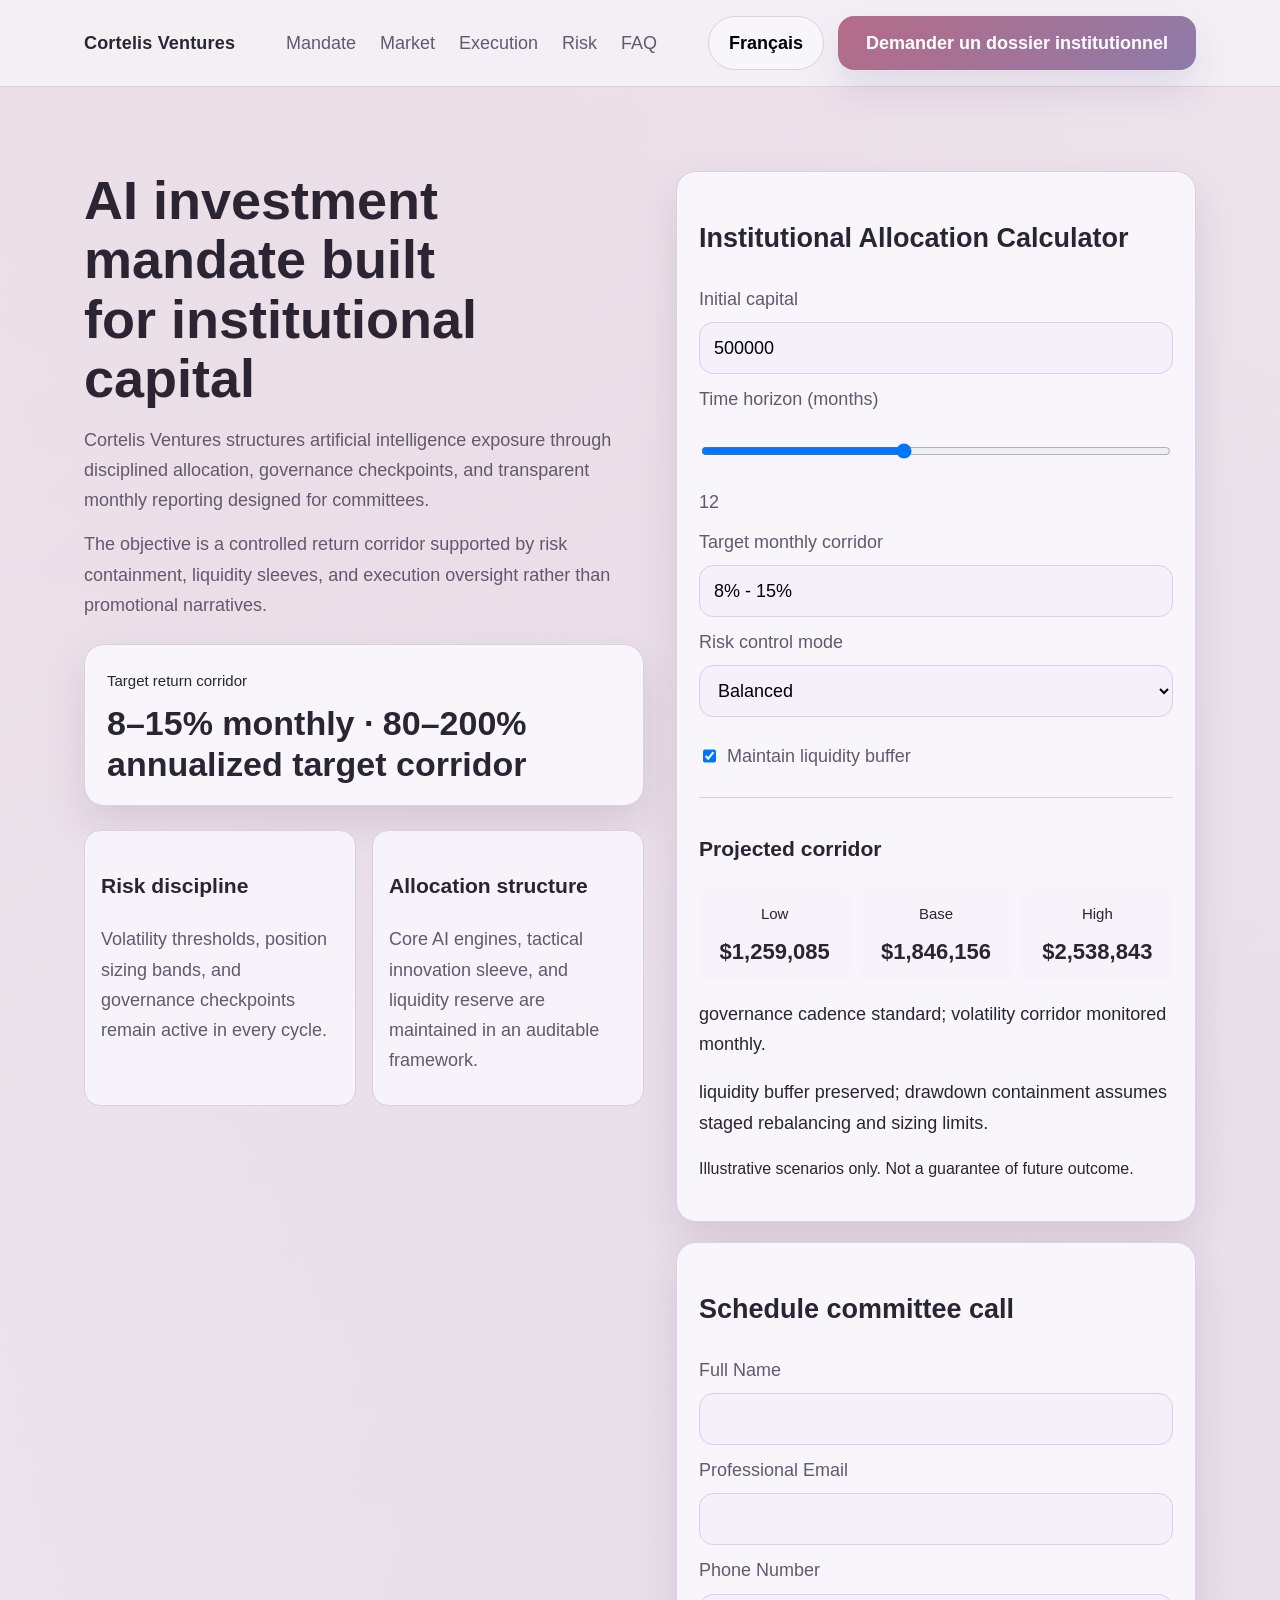
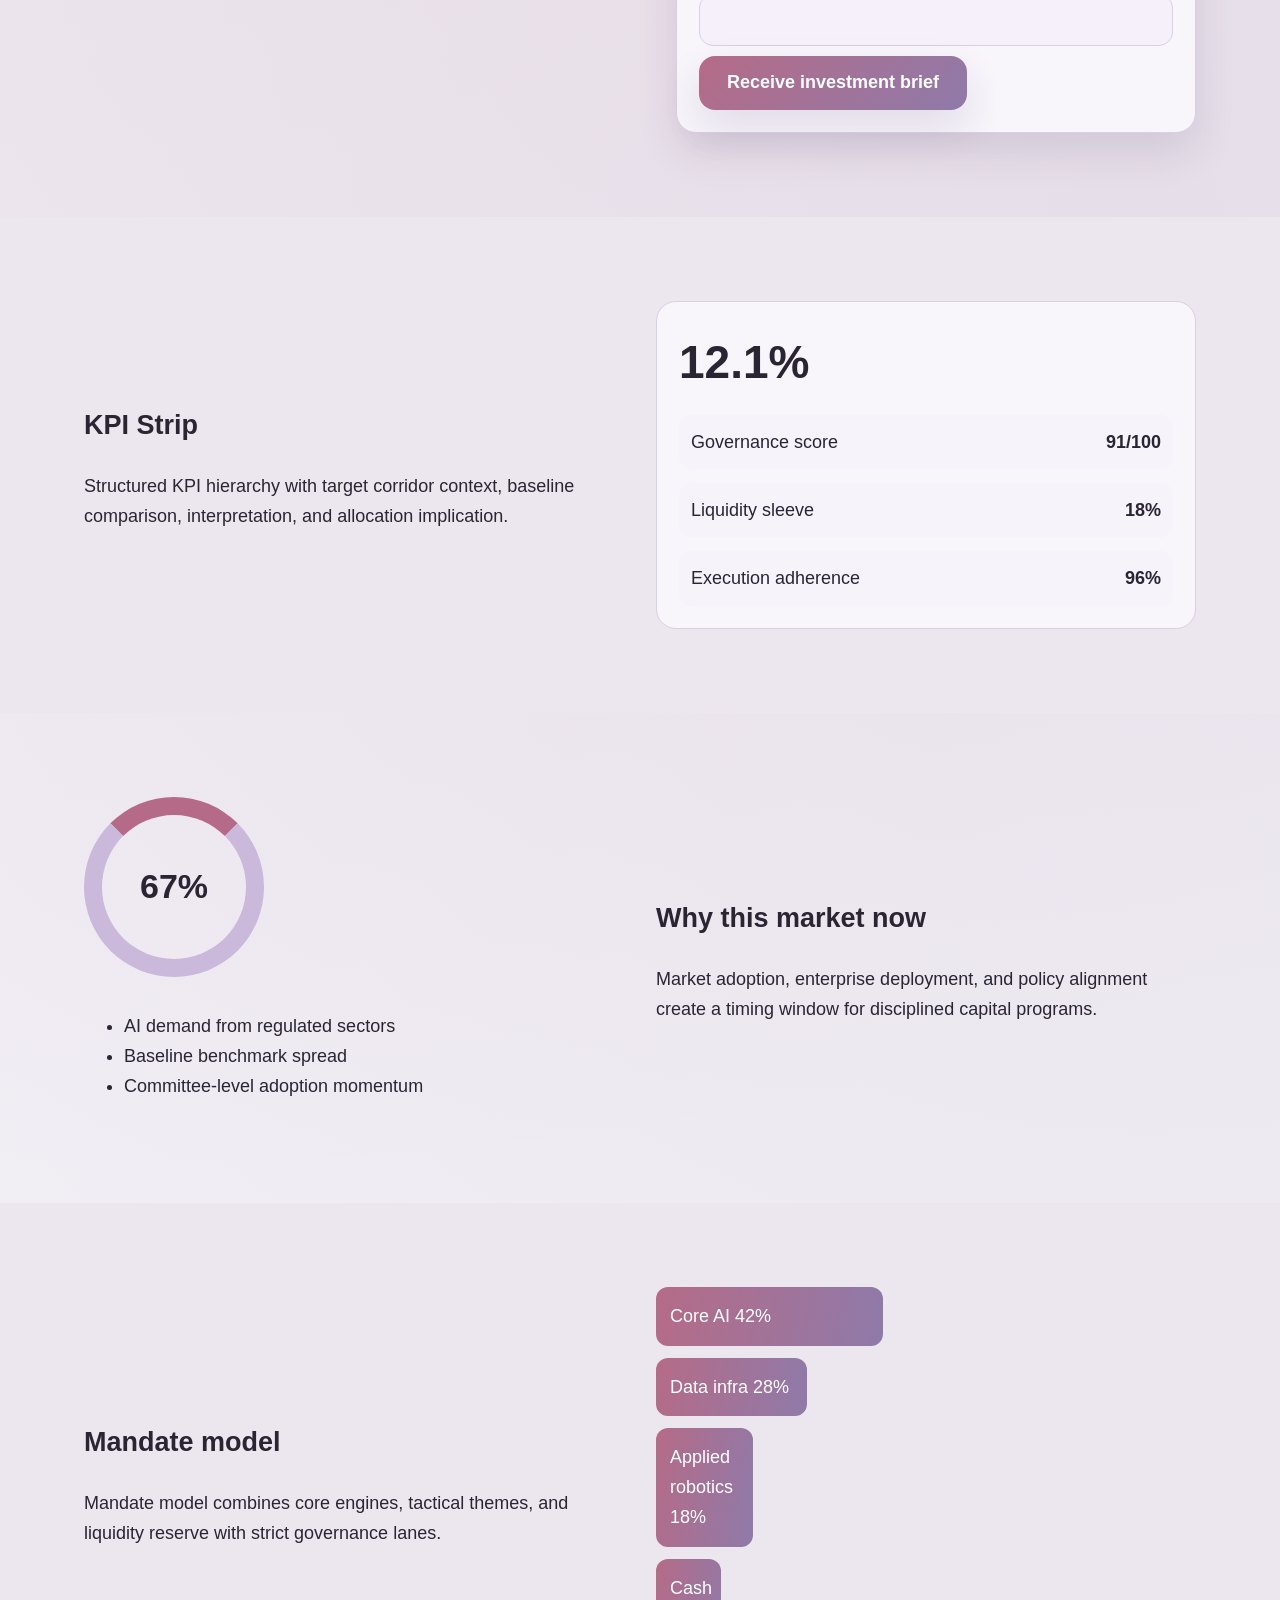
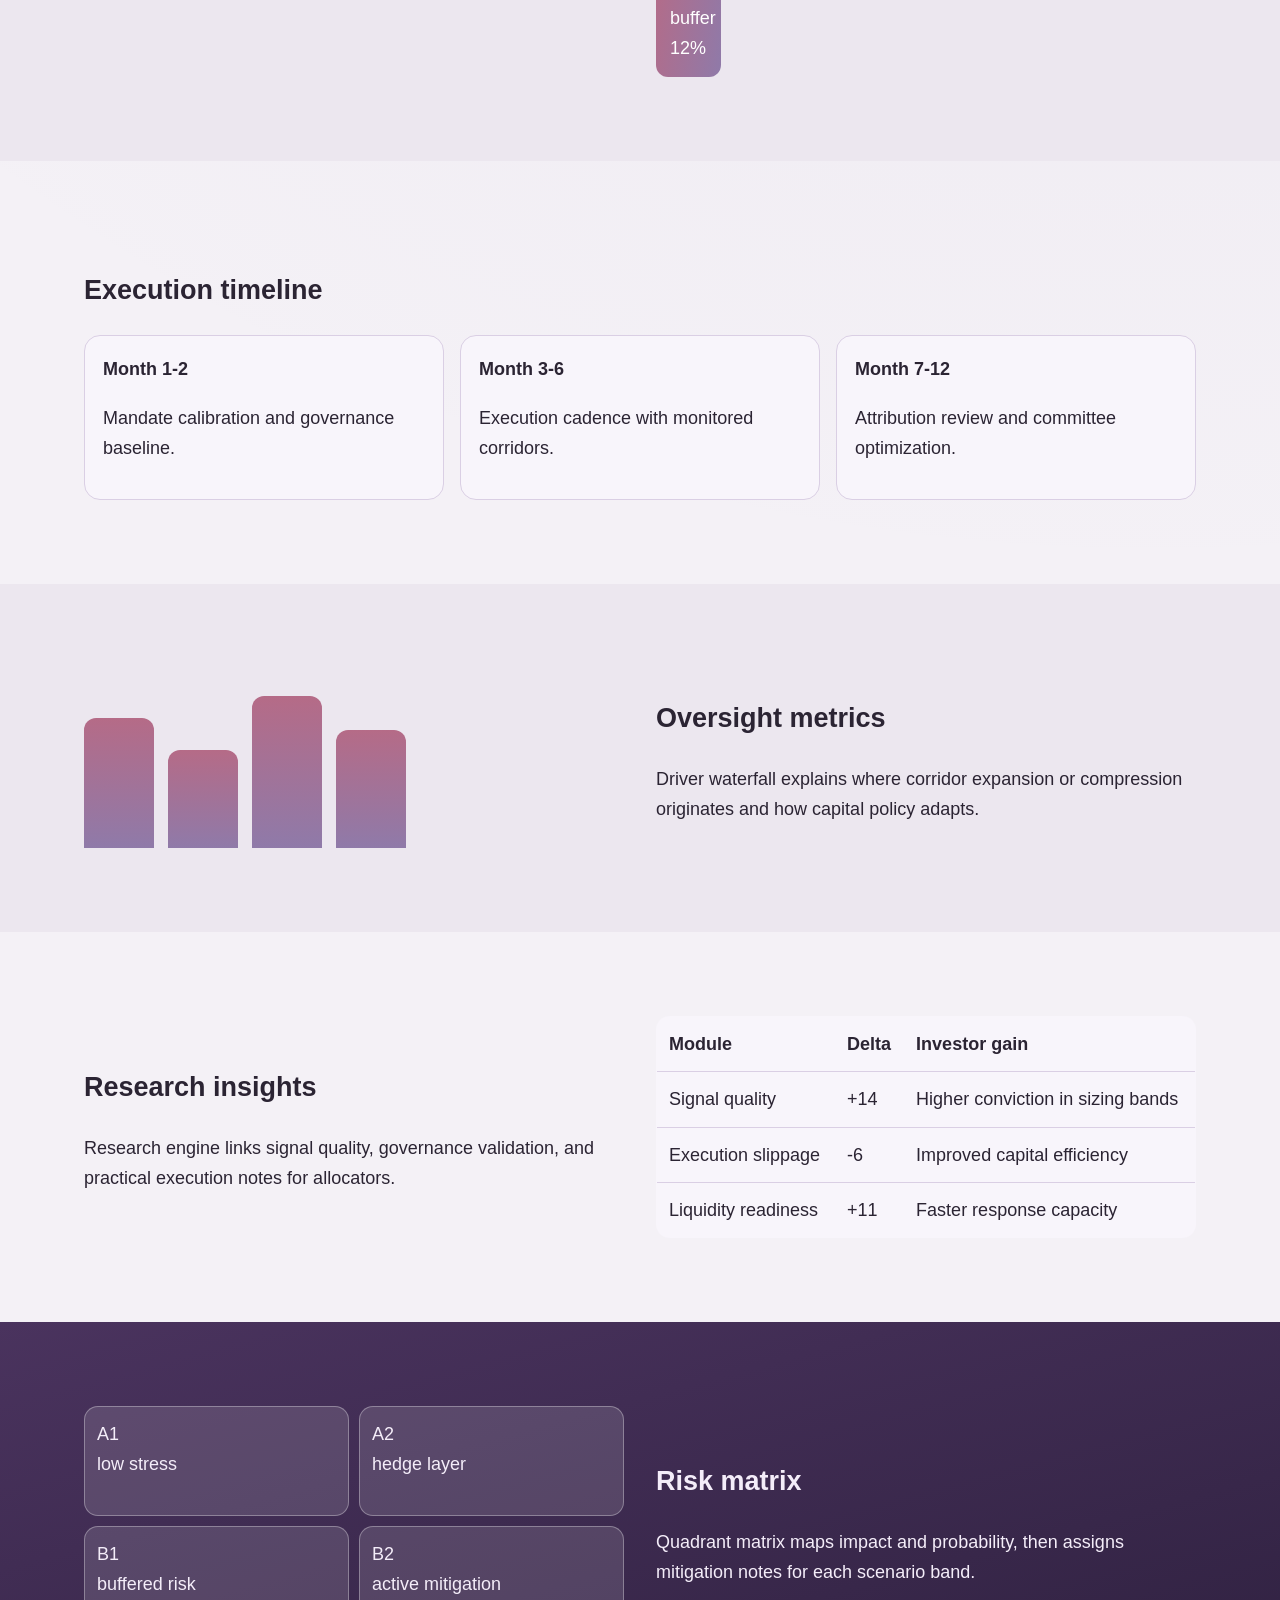
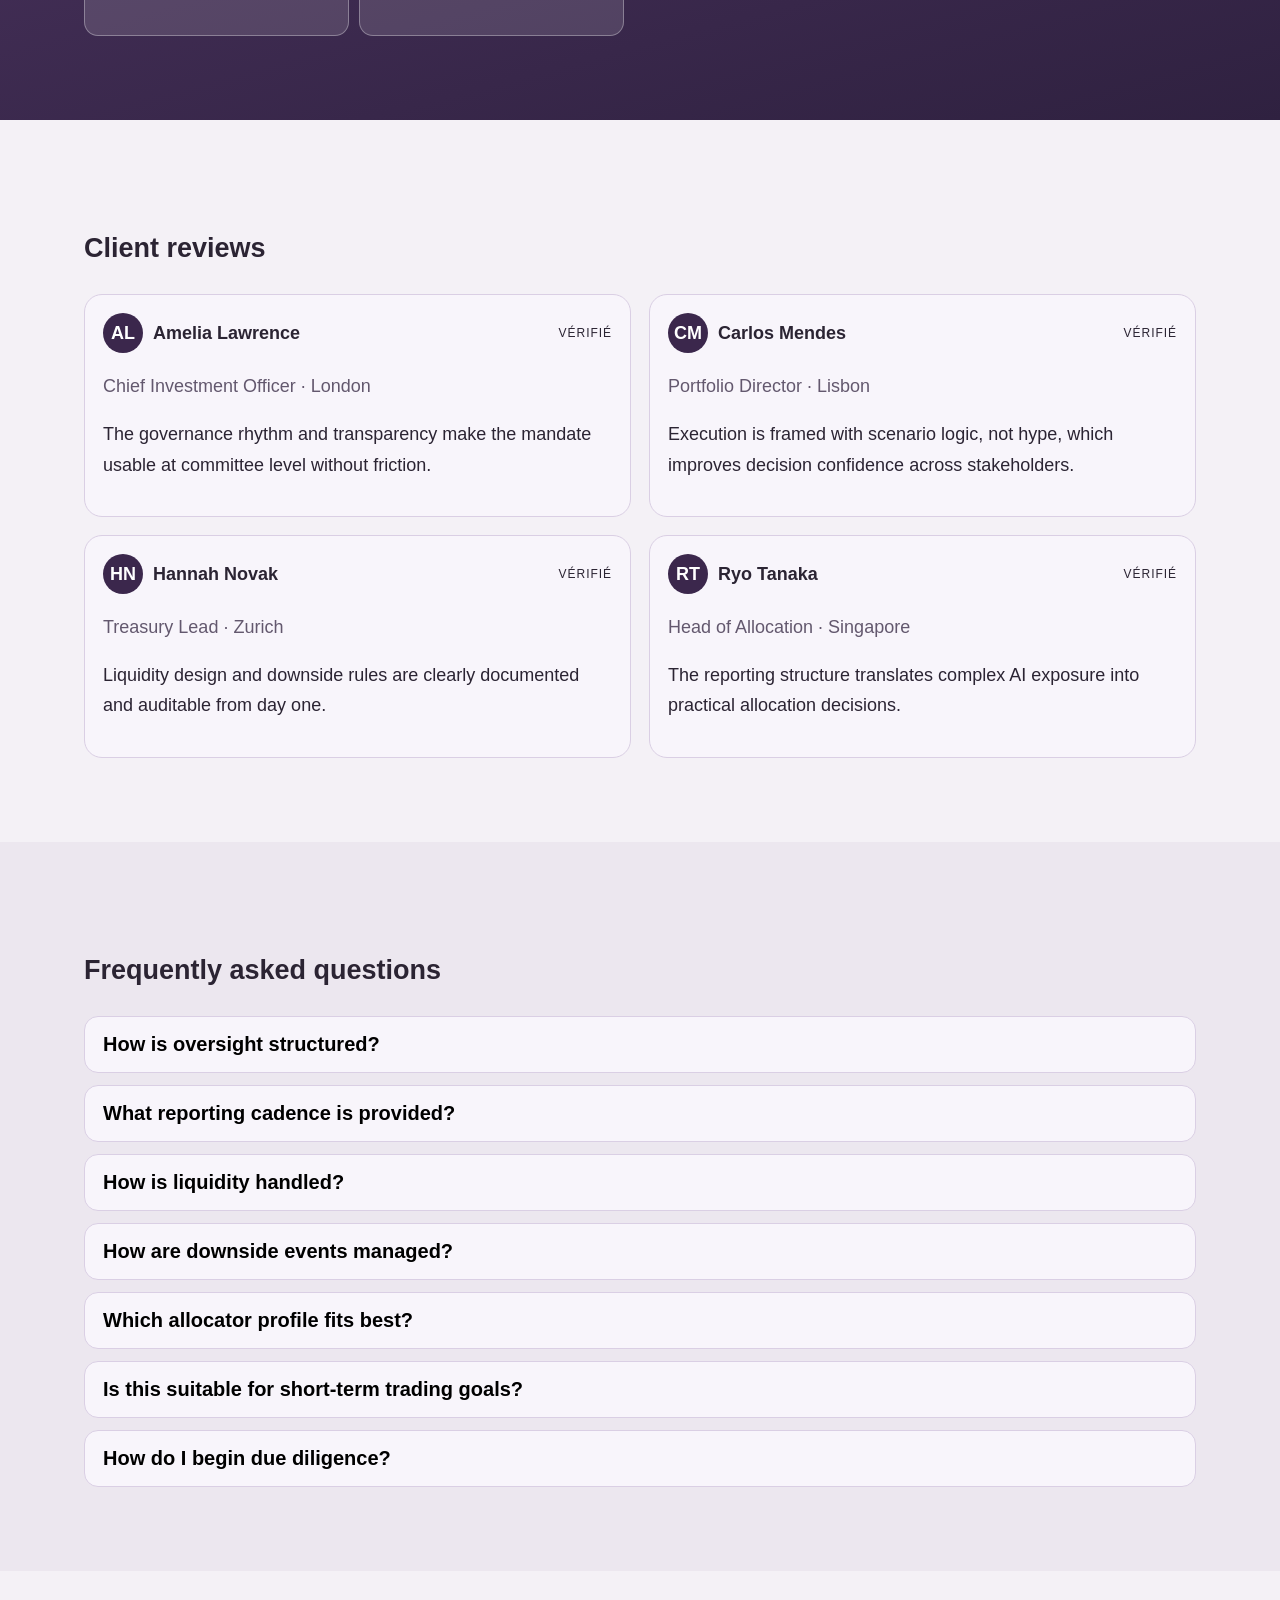
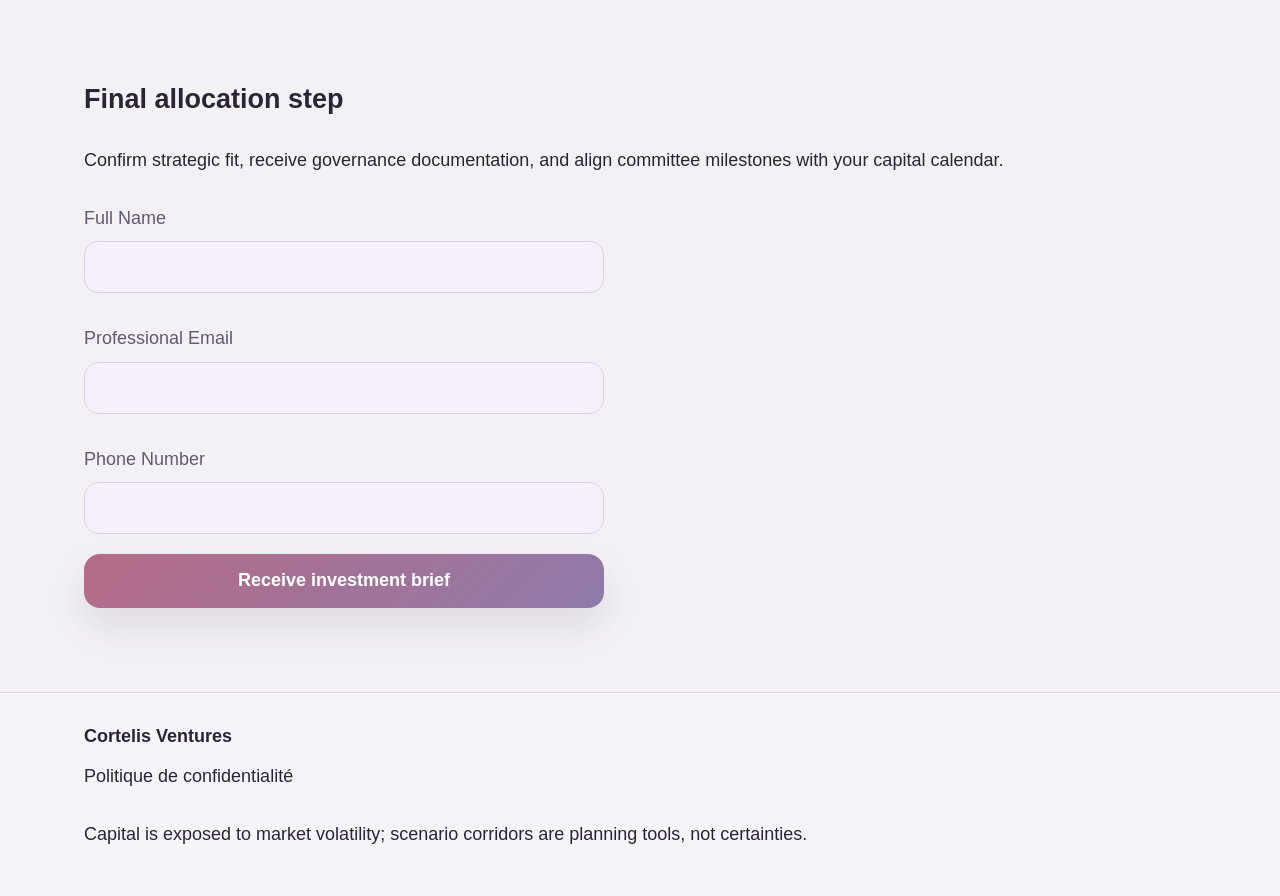
<file: fr/index.html>
<!doctype html>
<html lang="en">
<head>
<meta charset="utf-8" />
<meta name="viewport" content="width=device-width, initial-scale=1" />
<title>Cortelis Ventures | Investissements IA institutionnels</title>
<meta name="description" content="Investissements IA institutionnels avec discipline d’allocation, gestion de liquidité et exécution ajustée au risque pour allocataires exigeants." />
<link rel="canonical" href="https://cortelisventures.com/fr/index.html" />
<link rel="alternate" hreflang="en" href="https://cortelisventures.com/index.html" />
<link rel="alternate" hreflang="de" href="https://cortelisventures.com/de/index.html" />
<link rel="alternate" hreflang="fr" href="https://cortelisventures.com/fr/index.html" />
<link rel="alternate" hreflang="es" href="https://cortelisventures.com/es/index.html" />
<link rel="alternate" hreflang="it" href="https://cortelisventures.com/it/index.html" />
<link rel="alternate" hreflang="tr" href="https://cortelisventures.com/tr/index.html" />
<link rel="alternate" hreflang="pt" href="https://cortelisventures.com/pt/index.html" />
<link rel="alternate" hreflang="ja" href="https://cortelisventures.com/jp/index.html" />
<link rel="alternate" hreflang="sk" href="https://cortelisventures.com/sk/index.html" />
<link rel="alternate" hreflang="nl-BE" href="https://cortelisventures.com/be/index.html" />
<link rel="alternate" hreflang="x-default" href="https://cortelisventures.com/index.html" />
<meta property="og:title" content="Cortelis Ventures | Investissements IA institutionnels" />
<meta property="og:description" content="Investissements IA institutionnels avec discipline d’allocation, gestion de liquidité et exécution ajustée au risque pour allocataires exigeants." />
<meta property="og:type" content="website" />
<meta property="og:url" content="https://cortelisventures.com/fr/index.html" />
<meta name="twitter:card" content="summary_large_image" />
<meta name="twitter:title" content="Cortelis Ventures | Investissements IA institutionnels" />
<meta name="twitter:description" content="Investissements IA institutionnels avec discipline d’allocation, gestion de liquidité et exécution ajustée au risque pour allocataires exigeants." />
<link rel="stylesheet" href="../assets/style.css" />
<script defer src="../assets/app.js"></script>
</head>
<body data-lang="fr">
<header class="site-header"><div class="container header-inner"><a class="brand" href="../index.html">Cortelis Ventures</a><nav class="main-nav"><a href="#s1">Mandate</a><a href="#s2">Market</a><a href="#s3">Execution</a><a href="#s4">Risk</a><a href="#s5">FAQ</a></nav><div class="header-actions"><div class="lang-wrap"><button class="lang-current" aria-haspopup="true" aria-expanded="false">Français</button><div class="lang-menu"><a href="../index.html"><span class="flag-svg"><svg viewBox="0 0 60 40" aria-hidden="true"><rect width="60" height="40" fill="#012169"/><path d="M0 0l60 40M60 0L0 40" stroke="#fff" stroke-width="8"/><path d="M0 0l60 40M60 0L0 40" stroke="#c8102e" stroke-width="4"/><path d="M30 0v40M0 20h60" stroke="#fff" stroke-width="14"/><path d="M30 0v40M0 20h60" stroke="#c8102e" stroke-width="8"/></svg></span><span>English</span></a><a href="../de/index.html"><span class="flag-svg"><svg viewBox="0 0 60 40"><rect width="60" height="13.33" fill="#000"/><rect y="13.33" width="60" height="13.33" fill="#dd0000"/><rect y="26.66" width="60" height="13.34" fill="#ffce00"/></svg></span><span>Deutsch</span></a><a href="../fr/index.html"><span class="flag-svg"><svg viewBox="0 0 60 40"><rect width="20" height="40" fill="#0055a4"/><rect x="20" width="20" height="40" fill="#fff"/><rect x="40" width="20" height="40" fill="#ef4135"/></svg></span><span>Français</span></a><a href="../es/index.html"><span class="flag-svg"><svg viewBox="0 0 60 40"><rect width="60" height="40" fill="#c60b1e"/><rect y="10" width="60" height="20" fill="#ffc400"/></svg></span><span>Español</span></a><a href="../it/index.html"><span class="flag-svg"><svg viewBox="0 0 60 40"><rect width="20" height="40" fill="#009246"/><rect x="20" width="20" height="40" fill="#fff"/><rect x="40" width="20" height="40" fill="#ce2b37"/></svg></span><span>Italiano</span></a><a href="../tr/index.html"><span class="flag-svg"><svg viewBox="0 0 60 40"><rect width="60" height="40" fill="#e30a17"/><circle cx="24" cy="20" r="9" fill="#fff"/><circle cx="27" cy="20" r="7" fill="#e30a17"/><polygon points="35,20 41,17 41,23" fill="#fff"/></svg></span><span>Türkçe</span></a><a href="../pt/index.html"><span class="flag-svg"><svg viewBox="0 0 60 40"><rect width="24" height="40" fill="#006600"/><rect x="24" width="36" height="40" fill="#ff0000"/><circle cx="28" cy="20" r="6" fill="#ffcc00"/></svg></span><span>Português</span></a><a href="../jp/index.html"><span class="flag-svg"><svg viewBox="0 0 60 40"><rect width="60" height="40" fill="#fff"/><circle cx="30" cy="20" r="10" fill="#bc002d"/></svg></span><span>日本語</span></a><a href="../sk/index.html"><span class="flag-svg"><svg viewBox="0 0 60 40"><rect width="60" height="13.33" fill="#fff"/><rect y="13.33" width="60" height="13.33" fill="#0b4ea2"/><rect y="26.66" width="60" height="13.34" fill="#ee1c25"/></svg></span><span>Slovenčina</span></a><a href="../be/index.html"><span class="flag-svg"><svg viewBox="0 0 60 40"><rect width="20" height="40" fill="#000"/><rect x="20" width="20" height="40" fill="#fdda24"/><rect x="40" width="20" height="40" fill="#ef3340"/></svg></span><span>Belgium</span></a></div></div><a class="btn btn-primary" href="#lead-form">Demander un dossier institutionnel</a><button class="burger" aria-label="menu" aria-expanded="false"><span></span><span></span><span></span></button></div></div></header>
<div class="drawer" aria-hidden="true"><div class="drawer-panel"><button class="drawer-close" aria-label="close">×</button><nav class="drawer-nav"><a href="#s1">Mandate</a><a href="#s2">Market</a><a href="#s3">Execution</a><a href="#s4">Risk</a><a href="#s5">FAQ</a><a href="../index.html"><span class="flag-svg"><svg viewBox="0 0 60 40" aria-hidden="true"><rect width="60" height="40" fill="#012169"/><path d="M0 0l60 40M60 0L0 40" stroke="#fff" stroke-width="8"/><path d="M0 0l60 40M60 0L0 40" stroke="#c8102e" stroke-width="4"/><path d="M30 0v40M0 20h60" stroke="#fff" stroke-width="14"/><path d="M30 0v40M0 20h60" stroke="#c8102e" stroke-width="8"/></svg></span><span>English</span></a><a href="../de/index.html"><span class="flag-svg"><svg viewBox="0 0 60 40"><rect width="60" height="13.33" fill="#000"/><rect y="13.33" width="60" height="13.33" fill="#dd0000"/><rect y="26.66" width="60" height="13.34" fill="#ffce00"/></svg></span><span>Deutsch</span></a><a href="../fr/index.html"><span class="flag-svg"><svg viewBox="0 0 60 40"><rect width="20" height="40" fill="#0055a4"/><rect x="20" width="20" height="40" fill="#fff"/><rect x="40" width="20" height="40" fill="#ef4135"/></svg></span><span>Français</span></a><a href="../es/index.html"><span class="flag-svg"><svg viewBox="0 0 60 40"><rect width="60" height="40" fill="#c60b1e"/><rect y="10" width="60" height="20" fill="#ffc400"/></svg></span><span>Español</span></a><a href="../it/index.html"><span class="flag-svg"><svg viewBox="0 0 60 40"><rect width="20" height="40" fill="#009246"/><rect x="20" width="20" height="40" fill="#fff"/><rect x="40" width="20" height="40" fill="#ce2b37"/></svg></span><span>Italiano</span></a><a href="../tr/index.html"><span class="flag-svg"><svg viewBox="0 0 60 40"><rect width="60" height="40" fill="#e30a17"/><circle cx="24" cy="20" r="9" fill="#fff"/><circle cx="27" cy="20" r="7" fill="#e30a17"/><polygon points="35,20 41,17 41,23" fill="#fff"/></svg></span><span>Türkçe</span></a><a href="../pt/index.html"><span class="flag-svg"><svg viewBox="0 0 60 40"><rect width="24" height="40" fill="#006600"/><rect x="24" width="36" height="40" fill="#ff0000"/><circle cx="28" cy="20" r="6" fill="#ffcc00"/></svg></span><span>Português</span></a><a href="../jp/index.html"><span class="flag-svg"><svg viewBox="0 0 60 40"><rect width="60" height="40" fill="#fff"/><circle cx="30" cy="20" r="10" fill="#bc002d"/></svg></span><span>日本語</span></a><a href="../sk/index.html"><span class="flag-svg"><svg viewBox="0 0 60 40"><rect width="60" height="13.33" fill="#fff"/><rect y="13.33" width="60" height="13.33" fill="#0b4ea2"/><rect y="26.66" width="60" height="13.34" fill="#ee1c25"/></svg></span><span>Slovenčina</span></a><a href="../be/index.html"><span class="flag-svg"><svg viewBox="0 0 60 40"><rect width="20" height="40" fill="#000"/><rect x="20" width="20" height="40" fill="#fdda24"/><rect x="40" width="20" height="40" fill="#ef3340"/></svg></span><span>Belgium</span></a><a class="btn btn-primary" href="#lead-form">Demander un dossier institutionnel</a></nav></div></div>
<main>
<section class="hero section"><div class="container hero-grid"><div class="hero-left"><h1>AI investment mandate built for institutional capital</h1><p>Cortelis Ventures structures artificial intelligence exposure through disciplined allocation, governance checkpoints, and transparent monthly reporting designed for committees.</p><p>The objective is a controlled return corridor supported by risk containment, liquidity sleeves, and execution oversight rather than promotional narratives.</p><div class="return-block"><small>Target return corridor</small><div class="big">8–15% monthly · 80–200% annualized target corridor</div></div><div class="mini-grid"><article><h3>Risk discipline</h3><p>Volatility thresholds, position sizing bands, and governance checkpoints remain active in every cycle.</p></article><article><h3>Allocation structure</h3><p>Core AI engines, tactical innovation sleeve, and liquidity reserve are maintained in an auditable framework.</p></article></div></div><div class="hero-right"><article class="card calc-card"><h2>Institutional Allocation Calculator</h2><label>Initial capital<input id="capital" type="number" min="10000" value="500000" aria-label="Initial capital"/></label><label>Time horizon (months)<input id="horizon" type="range" min="3" max="24" value="12" aria-label="Time horizon (months)"/><span id="horizonValue">12</span></label><label>Target monthly corridor<input type="text" value="8% - 15%" readonly aria-label="Target monthly corridor"/></label><label>Risk control mode<select id="riskMode" aria-label="Risk control mode"><option>Conservative</option><option selected>Balanced</option><option>Opportunistic</option></select></label><label class="toggle"><input id="liquidity" type="checkbox" checked/> Maintain liquidity buffer</label><div class="outputs"><h3>Projected corridor</h3><div class="out-grid"><div><small>Low</small><strong id="lowOut">0</strong></div><div><small>Base</small><strong id="baseOut">0</strong></div><div><small>High</small><strong id="highOut">0</strong></div></div><p id="volNote">Volatility containment note</p><p id="drawNote">Drawdown containment assumption</p><p class="disc">Illustrative scenarios only. Not a guarantee of future outcome.</p></div></article><article class="card form-card" id="lead-form"><h2>Schedule committee call</h2><form><label>Full Name<input required type="text" /></label><label>Professional Email<input required type="email" /></label><label>Phone Number<input required type="tel" /></label><button class="btn btn-primary" type="submit">Receive investment brief</button></form></article></div></div></section>
<section id="s1" class="section alt"><div class="container split"><div><h2>KPI Strip</h2><p>Structured KPI hierarchy with target corridor context, baseline comparison, interpretation, and allocation implication.</p></div><div class="kpi-panel"><div class="primary">12.1%</div><div class="kpi-mini"><span>Governance score</span><strong>91/100</strong></div><div class="kpi-mini"><span>Liquidity sleeve</span><strong>18%</strong></div><div class="kpi-mini"><span>Execution adherence</span><strong>96%</strong></div></div></div></section>
<section id="s2" class="section"><div class="container split reverse"><div class="ring-wrap"><div class="ring"><span>67%</span></div><ul><li>AI demand from regulated sectors</li><li>Baseline benchmark spread</li><li>Committee-level adoption momentum</li></ul></div><div><h2>Why this market now</h2><p>Market adoption, enterprise deployment, and policy alignment create a timing window for disciplined capital programs.</p></div></div></section>
<section id="s3" class="section alt"><div class="container split"><div><h2>Mandate model</h2><p>Mandate model combines core engines, tactical themes, and liquidity reserve with strict governance lanes.</p></div><div class="stacked"><span style="width:42%">Core AI 42%</span><span style="width:28%">Data infra 28%</span><span style="width:18%">Applied robotics 18%</span><span style="width:12%">Cash buffer 12%</span></div></div></section>
<section id="s4" class="section"><div class="container timeline"><h2>Execution timeline</h2><div class="time-grid"><article><strong>Month 1-2</strong><p>Mandate calibration and governance baseline.</p></article><article><strong>Month 3-6</strong><p>Execution cadence with monitored corridors.</p></article><article><strong>Month 7-12</strong><p>Attribution review and committee optimization.</p></article></div></div></section>
<section id="s5" class="section alt"><div class="container split reverse"><div class="waterfall"><div class="bar a"></div><div class="bar b"></div><div class="bar c"></div><div class="bar d"></div></div><div><h2>Oversight metrics</h2><p>Driver waterfall explains where corridor expansion or compression originates and how capital policy adapts.</p></div></div></section>
<section id="s6" class="section"><div class="container split"><div><h2>Research insights</h2><p>Research engine links signal quality, governance validation, and practical execution notes for allocators.</p></div><div class="table-wrap"><table><thead><tr><th>Module</th><th>Delta</th><th>Investor gain</th></tr></thead><tbody><tr><td>Signal quality</td><td>+14</td><td>Higher conviction in sizing bands</td></tr><tr><td>Execution slippage</td><td>-6</td><td>Improved capital efficiency</td></tr><tr><td>Liquidity readiness</td><td>+11</td><td>Faster response capacity</td></tr></tbody></table></div></div></section>
<section id="s7" class="section dark"><div class="container split reverse"><div class="matrix"><div>A1<br/>low stress</div><div>A2<br/>hedge layer</div><div>B1<br/>buffered risk</div><div>B2<br/>active mitigation</div></div><div><h2>Risk matrix</h2><p>Quadrant matrix maps impact and probability, then assigns mitigation notes for each scenario band.</p></div></div></section>
<section id="s8" class="section"><div class="container"><h2>Client reviews</h2><div class="reviews"><article class="review-card"><div class="review-head"><span class="avatar">AL</span><strong>Amelia Lawrence</strong><span class="badge">VÉRIFIÉ</span></div><p class="role">Chief Investment Officer · London</p><p>The governance rhythm and transparency make the mandate usable at committee level without friction.</p></article><article class="review-card"><div class="review-head"><span class="avatar">CM</span><strong>Carlos Mendes</strong><span class="badge">VÉRIFIÉ</span></div><p class="role">Portfolio Director · Lisbon</p><p>Execution is framed with scenario logic, not hype, which improves decision confidence across stakeholders.</p></article><article class="review-card"><div class="review-head"><span class="avatar">HN</span><strong>Hannah Novak</strong><span class="badge">VÉRIFIÉ</span></div><p class="role">Treasury Lead · Zurich</p><p>Liquidity design and downside rules are clearly documented and auditable from day one.</p></article><article class="review-card"><div class="review-head"><span class="avatar">RT</span><strong>Ryo Tanaka</strong><span class="badge">VÉRIFIÉ</span></div><p class="role">Head of Allocation · Singapore</p><p>The reporting structure translates complex AI exposure into practical allocation decisions.</p></article></div></div></section>
<section id="s9" class="section alt"><div class="container"><h2>Frequently asked questions</h2><div class="faq"><article class="faq-item"><button class="faq-q" aria-expanded="false">How is oversight structured?</button><div class="faq-a"><p>An investment committee reviews exposure limits, model updates, liquidity levels, and scenario outcomes on a fixed monthly cadence.</p></div></article><article class="faq-item"><button class="faq-q" aria-expanded="false">What reporting cadence is provided?</button><div class="faq-a"><p>Investors receive monthly packets and quarterly governance summaries with attribution, scenario corridors, and action logs.</p></div></article><article class="faq-item"><button class="faq-q" aria-expanded="false">How is liquidity handled?</button><div class="faq-a"><p>A dedicated liquidity sleeve remains available to reduce stress during volatility regimes and to preserve optionality.</p></div></article><article class="faq-item"><button class="faq-q" aria-expanded="false">How are downside events managed?</button><div class="faq-a"><p>Position sizing, stop frameworks, and diversification across AI themes are adjusted when volatility thresholds are breached.</p></div></article><article class="faq-item"><button class="faq-q" aria-expanded="false">Which allocator profile fits best?</button><div class="faq-a"><p>Family offices, funds, and treasury teams seeking AI exposure with operational governance typically benefit most.</p></div></article><article class="faq-item"><button class="faq-q" aria-expanded="false">Is this suitable for short-term trading goals?</button><div class="faq-a"><p>No. The mandate is designed for disciplined capital programs with policy-based decision frameworks.</p></div></article><article class="faq-item"><button class="faq-q" aria-expanded="false">How do I begin due diligence?</button><div class="faq-a"><p>Submit the form to receive the institutional brief, governance map, and onboarding checklist.</p></div></article></div></div></section>
<section id="s10" class="section"><div class="container cta-panel"><h2>Final allocation step</h2><p>Confirm strategic fit, receive governance documentation, and align committee milestones with your capital calendar.</p><form><label>Full Name<input required type="text" /></label><label>Professional Email<input required type="email" /></label><label>Phone Number<input required type="tel" /></label><button class="btn btn-primary" type="submit">Receive investment brief</button></form></div></section>
</main>
<footer class="site-footer"><div class="container foot"><strong>Cortelis Ventures</strong><a href="#" class="privacy-open">Politique de confidentialité</a><p>Capital is exposed to market volatility; scenario corridors are planning tools, not certainties.</p></div></footer>
<div class="modal" aria-hidden="true"><div class="modal-dialog" role="dialog" aria-modal="true"><button class="modal-x" aria-label="Fermer">×</button><h2>Politique de confidentialité</h2><div class="modal-scroll"><section><h3>Introduction</h3><p>The objective is a controlled return corridor supported by risk containment, liquidity sleeves, and execution oversight rather than promotional narratives.</p></section><section><h3>Data collection</h3><p>The objective is a controlled return corridor supported by risk containment, liquidity sleeves, and execution oversight rather than promotional narratives.</p></section><section><h3>Legal basis</h3><p>The objective is a controlled return corridor supported by risk containment, liquidity sleeves, and execution oversight rather than promotional narratives.</p></section><section><h3>Cookies</h3><p>The objective is a controlled return corridor supported by risk containment, liquidity sleeves, and execution oversight rather than promotional narratives.</p></section><section><h3>Retention</h3><p>The objective is a controlled return corridor supported by risk containment, liquidity sleeves, and execution oversight rather than promotional narratives.</p></section><section><h3>Third-party sharing</h3><p>The objective is a controlled return corridor supported by risk containment, liquidity sleeves, and execution oversight rather than promotional narratives.</p></section><section><h3>Security</h3><p>The objective is a controlled return corridor supported by risk containment, liquidity sleeves, and execution oversight rather than promotional narratives.</p></section><section><h3>User rights</h3><p>The objective is a controlled return corridor supported by risk containment, liquidity sleeves, and execution oversight rather than promotional narratives.</p></section><section><h3>International transfers</h3><p>The objective is a controlled return corridor supported by risk containment, liquidity sleeves, and execution oversight rather than promotional narratives.</p></section><section><h3>Industry risk disclosure</h3><p>The objective is a controlled return corridor supported by risk containment, liquidity sleeves, and execution oversight rather than promotional narratives.</p></section><section><h3>Contact</h3><p>The objective is a controlled return corridor supported by risk containment, liquidity sleeves, and execution oversight rather than promotional narratives.</p></section></div><div class="modal-foot"><button class="btn btn-secondary modal-close">Fermer</button></div></div></div>
<script type="application/ld+json">{"@context":"https://schema.org","@type":"Organization","name":"Cortelis Ventures","url":"https://cortelisventures.com"}</script>
<script type="application/ld+json">{"@context":"https://schema.org","@type":"WebSite","name":"Cortelis Ventures","url":"https://cortelisventures.com"}</script>
<script type="application/ld+json">{"@context":"https://schema.org","@type":"FAQPage","mainEntity":[{"@type":"Question","name":"How is oversight structured?","acceptedAnswer":{"@type":"Answer","text":"An investment committee reviews exposure limits, model updates, liquidity levels, and scenario outcomes on a fixed monthly cadence."}},{"@type":"Question","name":"What reporting cadence is provided?","acceptedAnswer":{"@type":"Answer","text":"Investors receive monthly packets and quarterly governance summaries with attribution, scenario corridors, and action logs."}},{"@type":"Question","name":"How is liquidity handled?","acceptedAnswer":{"@type":"Answer","text":"A dedicated liquidity sleeve remains available to reduce stress during volatility regimes and to preserve optionality."}},{"@type":"Question","name":"How are downside events managed?","acceptedAnswer":{"@type":"Answer","text":"Position sizing, stop frameworks, and diversification across AI themes are adjusted when volatility thresholds are breached."}},{"@type":"Question","name":"Which allocator profile fits best?","acceptedAnswer":{"@type":"Answer","text":"Family offices, funds, and treasury teams seeking AI exposure with operational governance typically benefit most."}},{"@type":"Question","name":"Is this suitable for short-term trading goals?","acceptedAnswer":{"@type":"Answer","text":"No. The mandate is designed for disciplined capital programs with policy-based decision frameworks."}},{"@type":"Question","name":"How do I begin due diligence?","acceptedAnswer":{"@type":"Answer","text":"Submit the form to receive the institutional brief, governance map, and onboarding checklist."}}]}</script>
<script type="application/ld+json">{"@context":"https://schema.org","@type":"Review","reviewBody":"The governance rhythm and transparency make the mandate usable at committee level without friction.","author":{"@type":"Person","name":"Amelia Lawrence"}}</script>
</body></html>
</file>
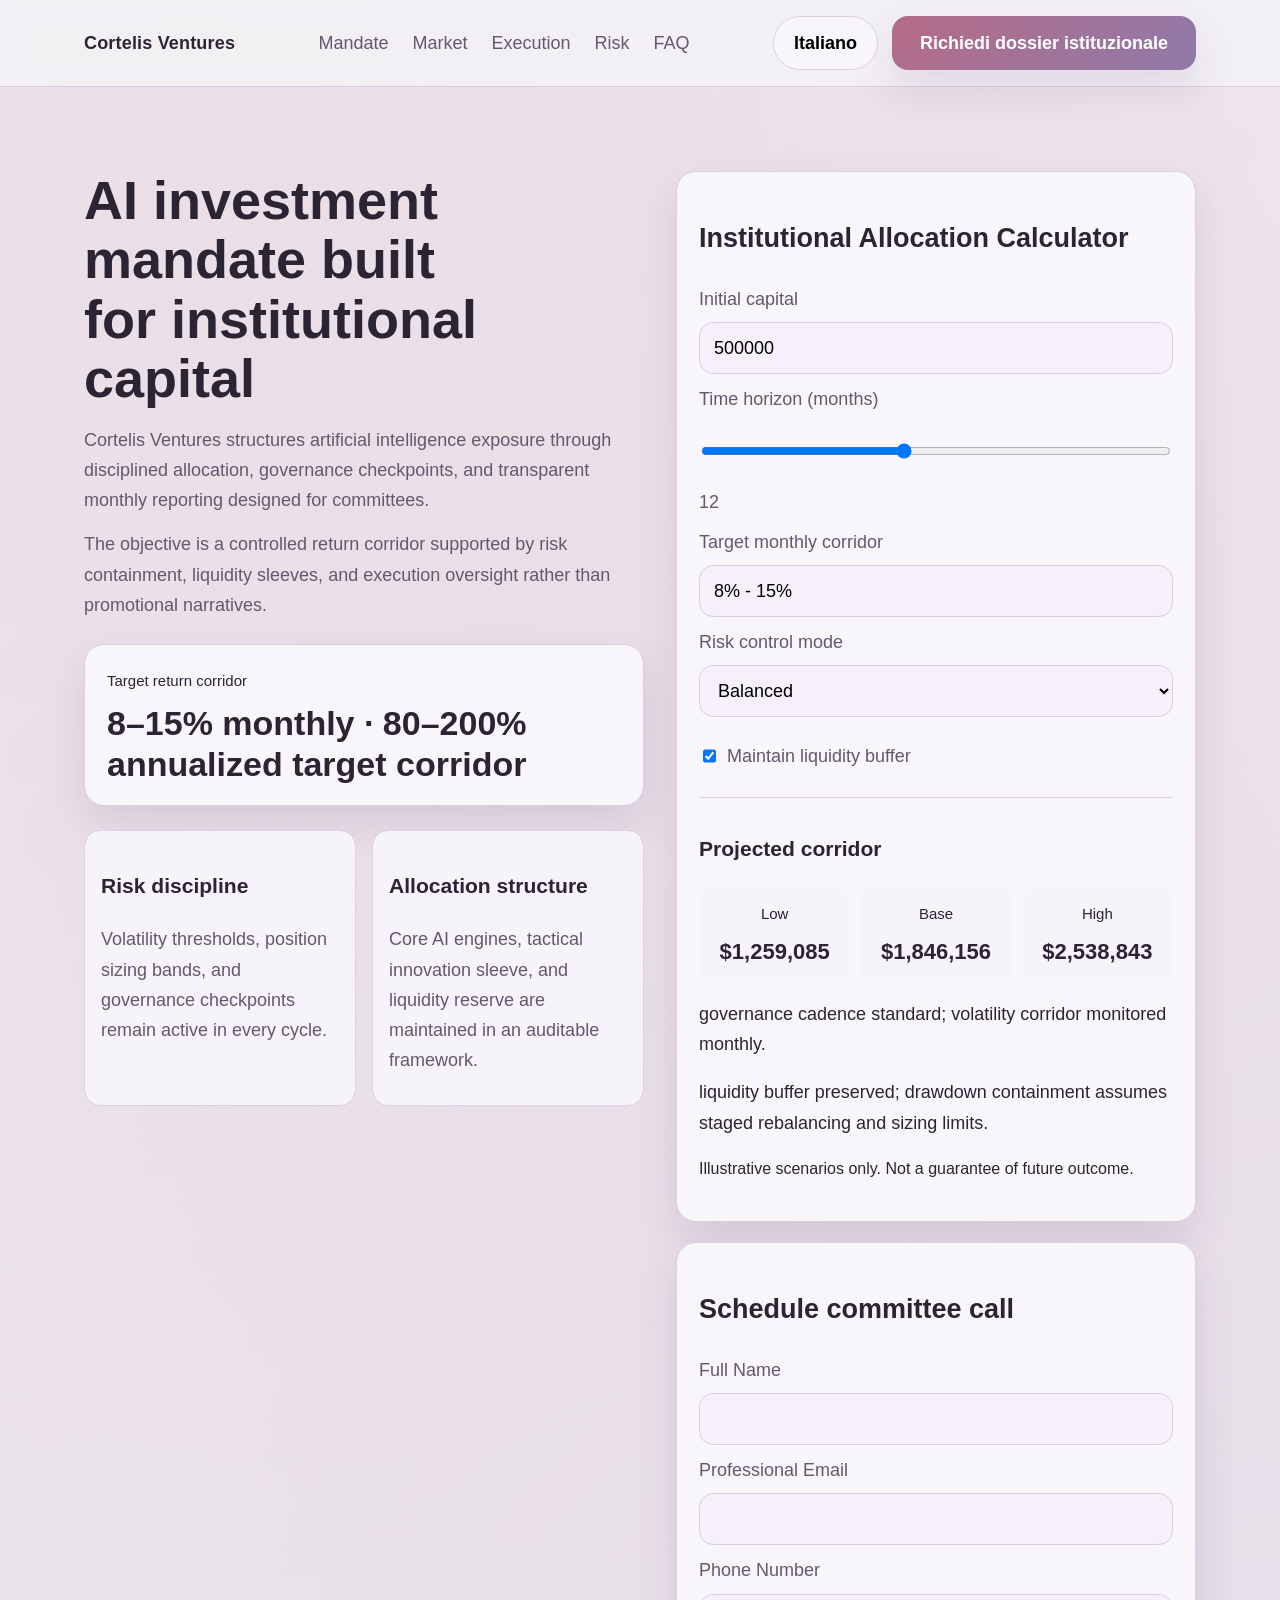
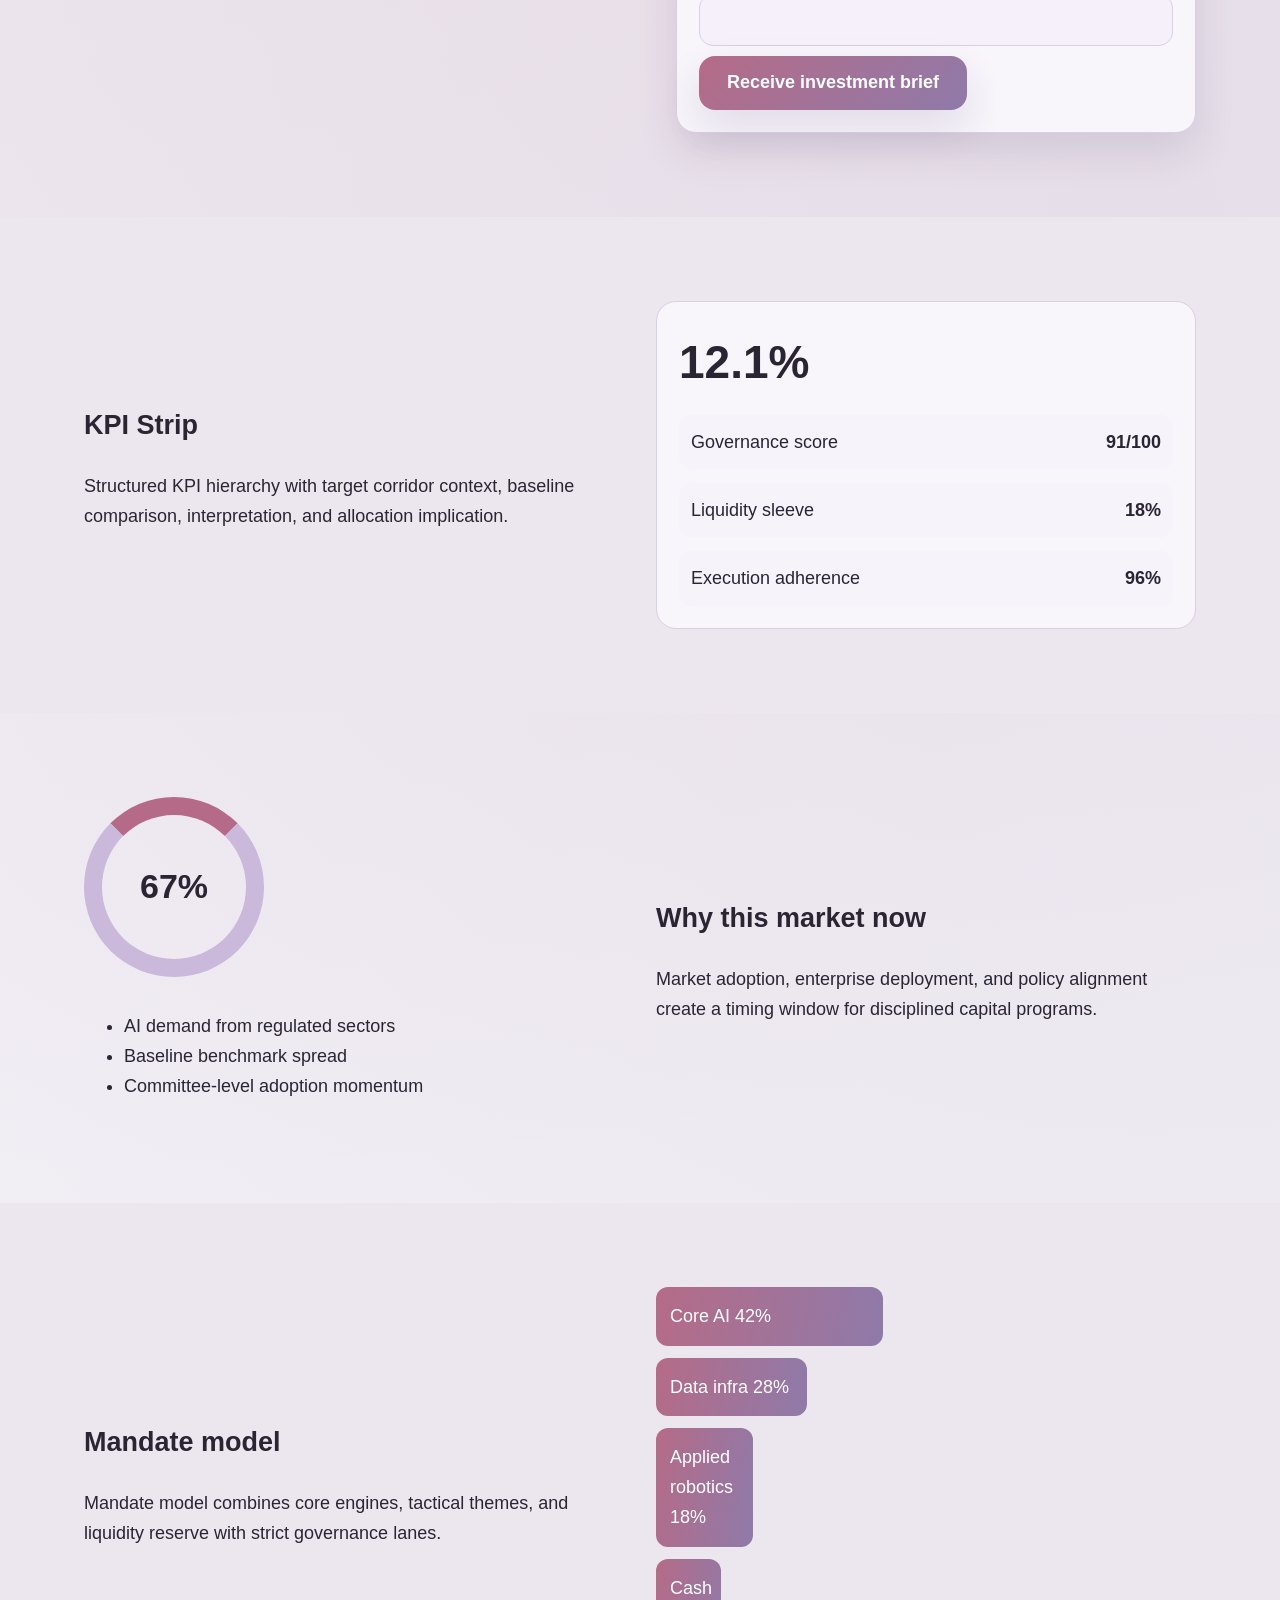
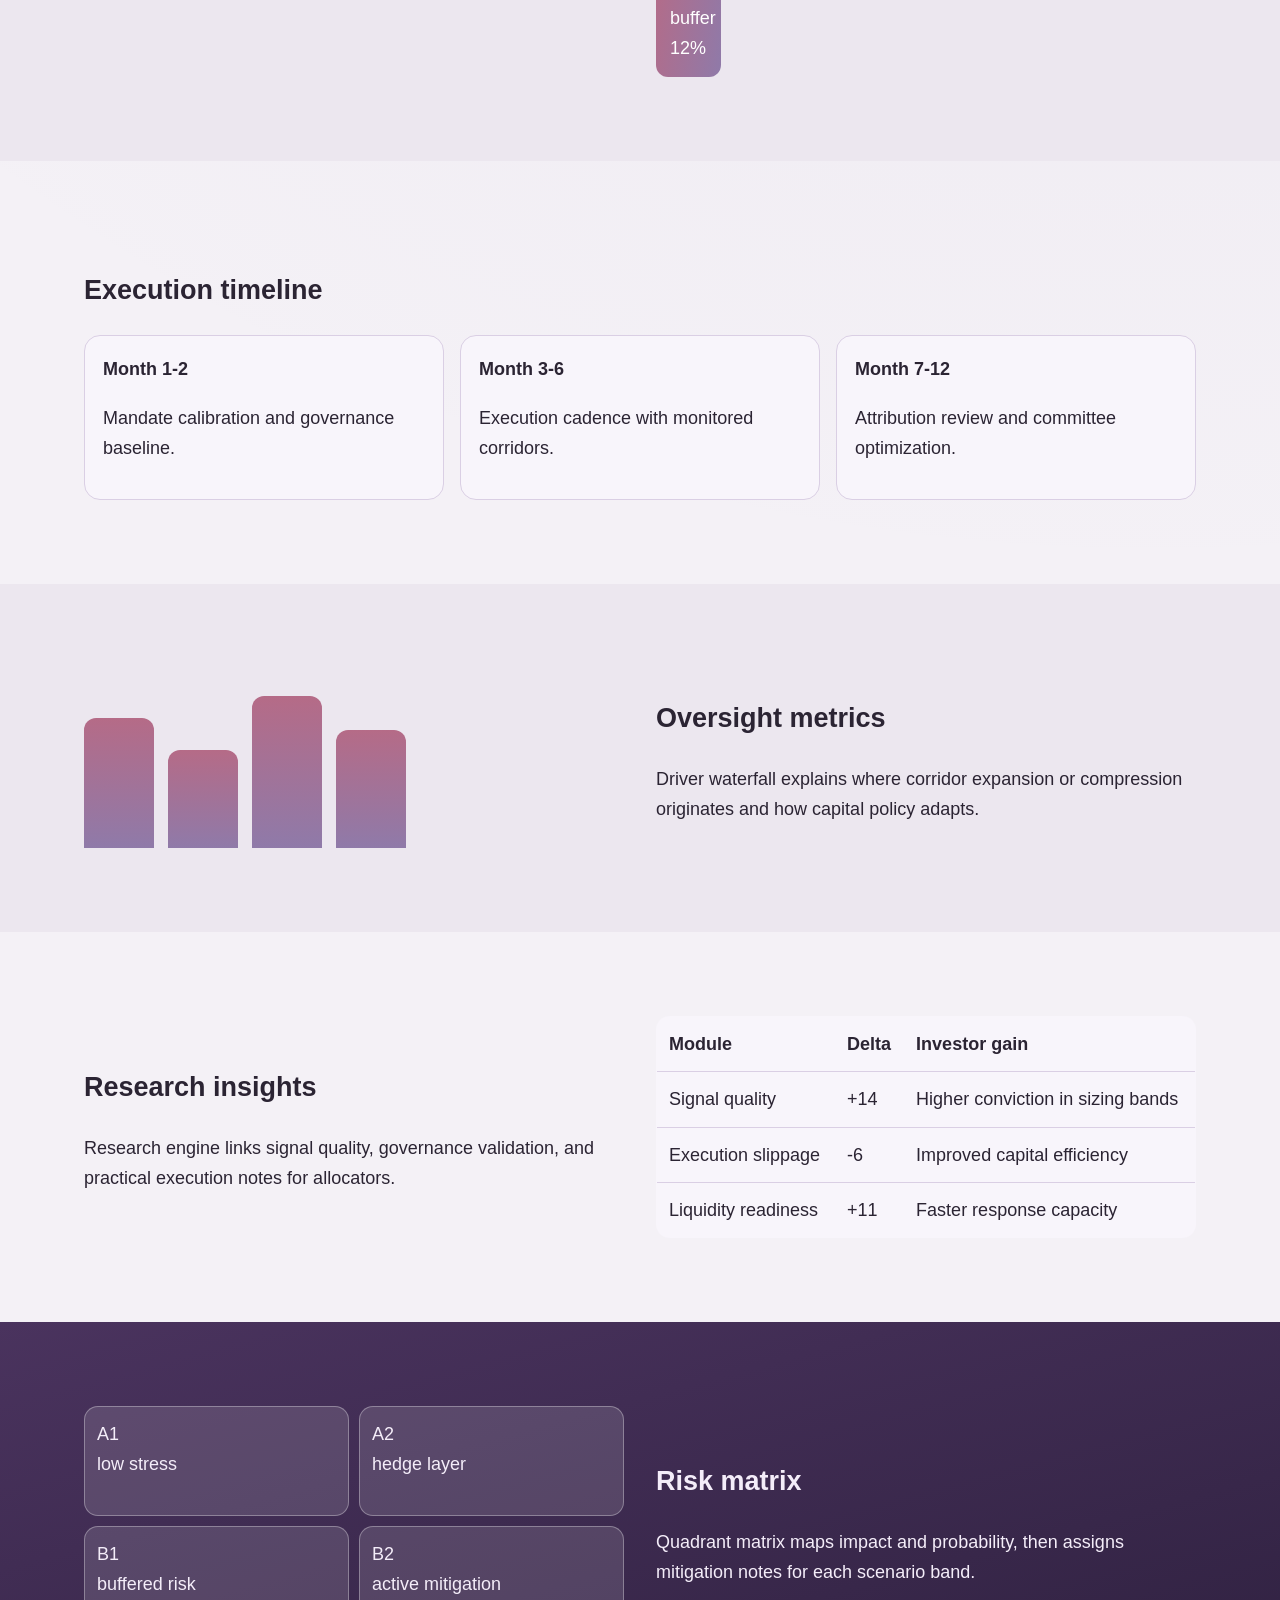
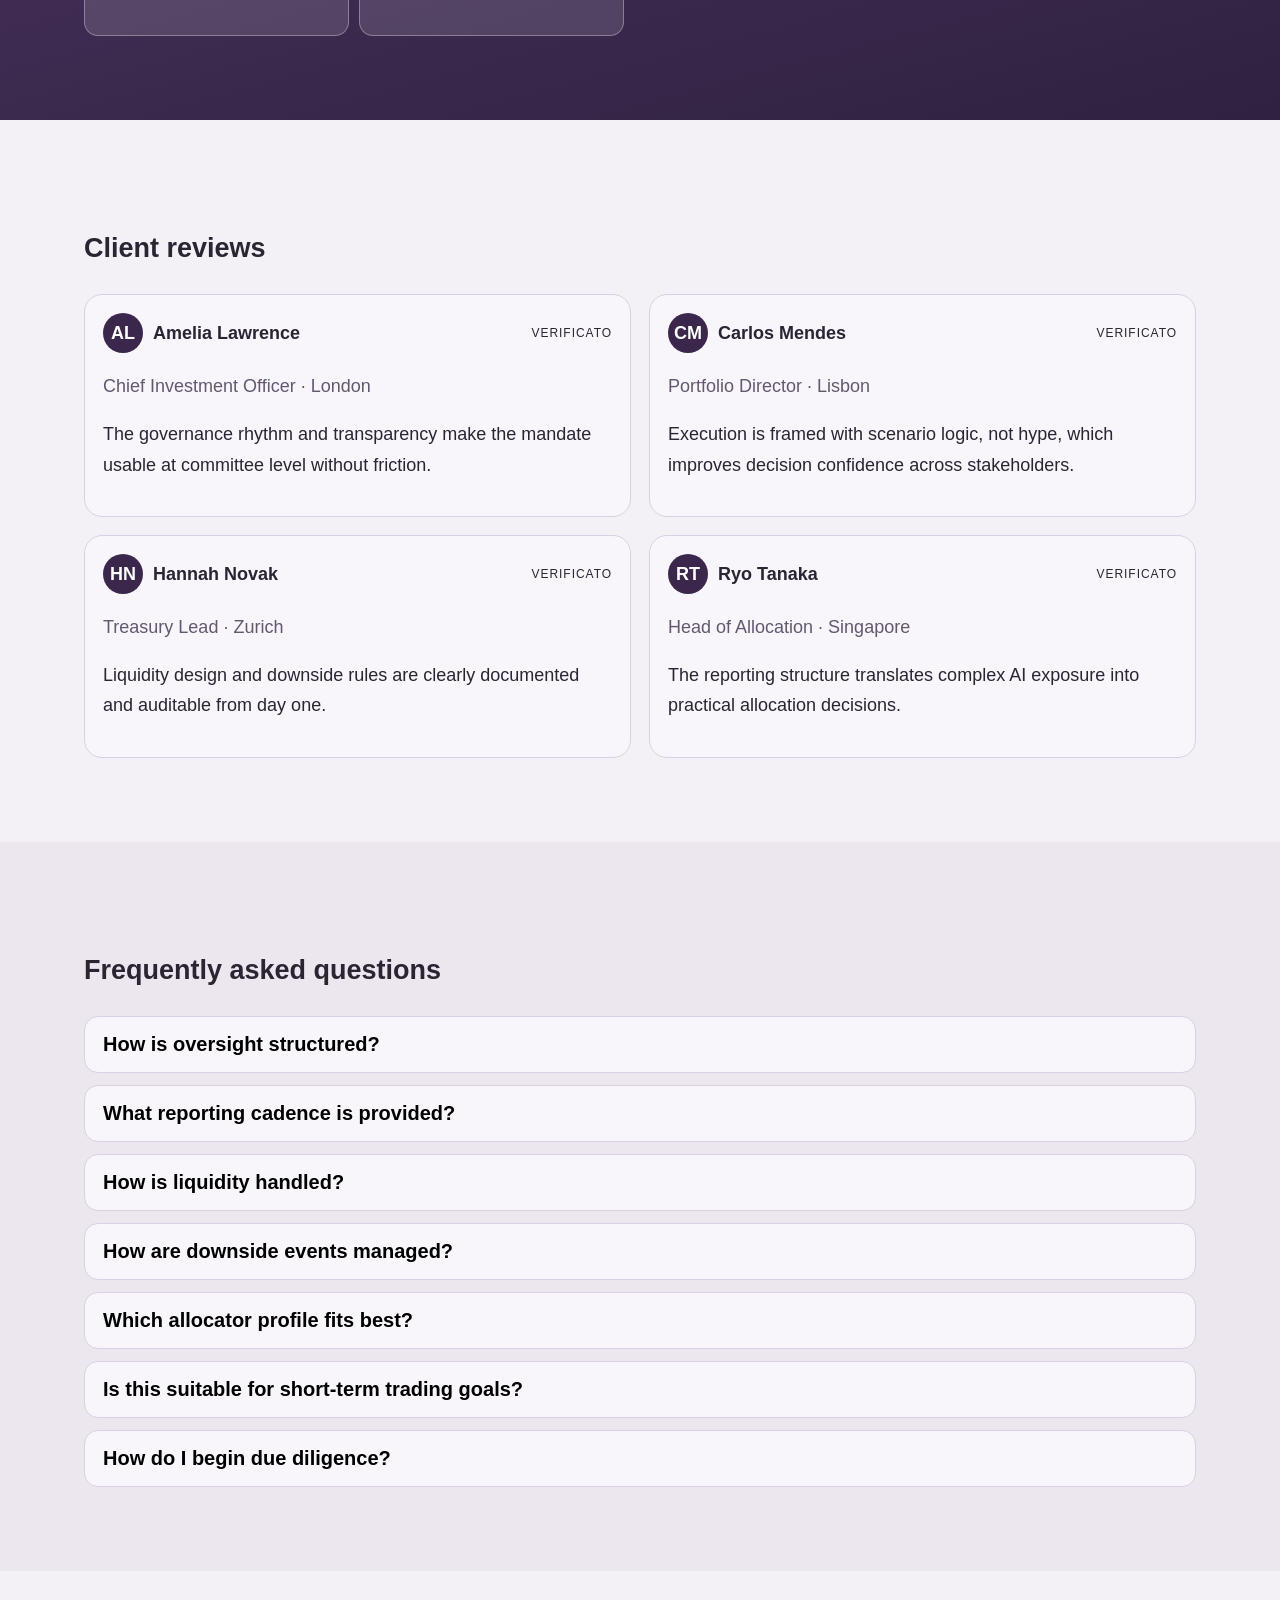
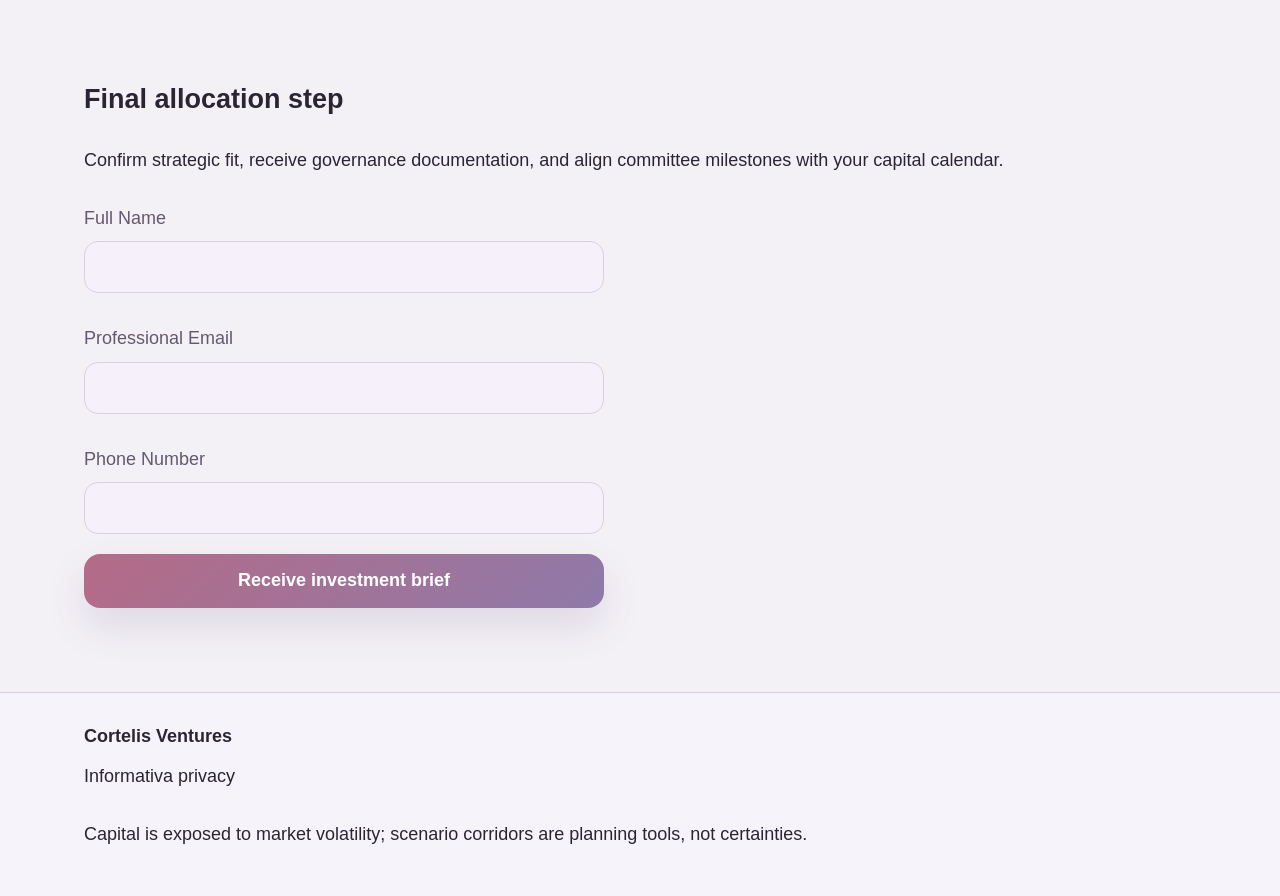
<file: it/index.html>
<!doctype html>
<html lang="en">
<head>
<meta charset="utf-8" />
<meta name="viewport" content="width=device-width, initial-scale=1" />
<title>Cortelis Ventures | Investimenti IA istituzionali</title>
<meta name="description" content="Investimenti IA istituzionali con disciplina di allocazione, presidio della liquidità ed esecuzione corretta per il rischio per capitali professionali." />
<link rel="canonical" href="https://cortelisventures.com/it/index.html" />
<link rel="alternate" hreflang="en" href="https://cortelisventures.com/index.html" />
<link rel="alternate" hreflang="de" href="https://cortelisventures.com/de/index.html" />
<link rel="alternate" hreflang="fr" href="https://cortelisventures.com/fr/index.html" />
<link rel="alternate" hreflang="es" href="https://cortelisventures.com/es/index.html" />
<link rel="alternate" hreflang="it" href="https://cortelisventures.com/it/index.html" />
<link rel="alternate" hreflang="tr" href="https://cortelisventures.com/tr/index.html" />
<link rel="alternate" hreflang="pt" href="https://cortelisventures.com/pt/index.html" />
<link rel="alternate" hreflang="ja" href="https://cortelisventures.com/jp/index.html" />
<link rel="alternate" hreflang="sk" href="https://cortelisventures.com/sk/index.html" />
<link rel="alternate" hreflang="nl-BE" href="https://cortelisventures.com/be/index.html" />
<link rel="alternate" hreflang="x-default" href="https://cortelisventures.com/index.html" />
<meta property="og:title" content="Cortelis Ventures | Investimenti IA istituzionali" />
<meta property="og:description" content="Investimenti IA istituzionali con disciplina di allocazione, presidio della liquidità ed esecuzione corretta per il rischio per capitali professionali." />
<meta property="og:type" content="website" />
<meta property="og:url" content="https://cortelisventures.com/it/index.html" />
<meta name="twitter:card" content="summary_large_image" />
<meta name="twitter:title" content="Cortelis Ventures | Investimenti IA istituzionali" />
<meta name="twitter:description" content="Investimenti IA istituzionali con disciplina di allocazione, presidio della liquidità ed esecuzione corretta per il rischio per capitali professionali." />
<link rel="stylesheet" href="../assets/style.css" />
<script defer src="../assets/app.js"></script>
</head>
<body data-lang="it">
<header class="site-header"><div class="container header-inner"><a class="brand" href="../index.html">Cortelis Ventures</a><nav class="main-nav"><a href="#s1">Mandate</a><a href="#s2">Market</a><a href="#s3">Execution</a><a href="#s4">Risk</a><a href="#s5">FAQ</a></nav><div class="header-actions"><div class="lang-wrap"><button class="lang-current" aria-haspopup="true" aria-expanded="false">Italiano</button><div class="lang-menu"><a href="../index.html"><span class="flag-svg"><svg viewBox="0 0 60 40" aria-hidden="true"><rect width="60" height="40" fill="#012169"/><path d="M0 0l60 40M60 0L0 40" stroke="#fff" stroke-width="8"/><path d="M0 0l60 40M60 0L0 40" stroke="#c8102e" stroke-width="4"/><path d="M30 0v40M0 20h60" stroke="#fff" stroke-width="14"/><path d="M30 0v40M0 20h60" stroke="#c8102e" stroke-width="8"/></svg></span><span>English</span></a><a href="../de/index.html"><span class="flag-svg"><svg viewBox="0 0 60 40"><rect width="60" height="13.33" fill="#000"/><rect y="13.33" width="60" height="13.33" fill="#dd0000"/><rect y="26.66" width="60" height="13.34" fill="#ffce00"/></svg></span><span>Deutsch</span></a><a href="../fr/index.html"><span class="flag-svg"><svg viewBox="0 0 60 40"><rect width="20" height="40" fill="#0055a4"/><rect x="20" width="20" height="40" fill="#fff"/><rect x="40" width="20" height="40" fill="#ef4135"/></svg></span><span>Français</span></a><a href="../es/index.html"><span class="flag-svg"><svg viewBox="0 0 60 40"><rect width="60" height="40" fill="#c60b1e"/><rect y="10" width="60" height="20" fill="#ffc400"/></svg></span><span>Español</span></a><a href="../it/index.html"><span class="flag-svg"><svg viewBox="0 0 60 40"><rect width="20" height="40" fill="#009246"/><rect x="20" width="20" height="40" fill="#fff"/><rect x="40" width="20" height="40" fill="#ce2b37"/></svg></span><span>Italiano</span></a><a href="../tr/index.html"><span class="flag-svg"><svg viewBox="0 0 60 40"><rect width="60" height="40" fill="#e30a17"/><circle cx="24" cy="20" r="9" fill="#fff"/><circle cx="27" cy="20" r="7" fill="#e30a17"/><polygon points="35,20 41,17 41,23" fill="#fff"/></svg></span><span>Türkçe</span></a><a href="../pt/index.html"><span class="flag-svg"><svg viewBox="0 0 60 40"><rect width="24" height="40" fill="#006600"/><rect x="24" width="36" height="40" fill="#ff0000"/><circle cx="28" cy="20" r="6" fill="#ffcc00"/></svg></span><span>Português</span></a><a href="../jp/index.html"><span class="flag-svg"><svg viewBox="0 0 60 40"><rect width="60" height="40" fill="#fff"/><circle cx="30" cy="20" r="10" fill="#bc002d"/></svg></span><span>日本語</span></a><a href="../sk/index.html"><span class="flag-svg"><svg viewBox="0 0 60 40"><rect width="60" height="13.33" fill="#fff"/><rect y="13.33" width="60" height="13.33" fill="#0b4ea2"/><rect y="26.66" width="60" height="13.34" fill="#ee1c25"/></svg></span><span>Slovenčina</span></a><a href="../be/index.html"><span class="flag-svg"><svg viewBox="0 0 60 40"><rect width="20" height="40" fill="#000"/><rect x="20" width="20" height="40" fill="#fdda24"/><rect x="40" width="20" height="40" fill="#ef3340"/></svg></span><span>Belgium</span></a></div></div><a class="btn btn-primary" href="#lead-form">Richiedi dossier istituzionale</a><button class="burger" aria-label="menu" aria-expanded="false"><span></span><span></span><span></span></button></div></div></header>
<div class="drawer" aria-hidden="true"><div class="drawer-panel"><button class="drawer-close" aria-label="close">×</button><nav class="drawer-nav"><a href="#s1">Mandate</a><a href="#s2">Market</a><a href="#s3">Execution</a><a href="#s4">Risk</a><a href="#s5">FAQ</a><a href="../index.html"><span class="flag-svg"><svg viewBox="0 0 60 40" aria-hidden="true"><rect width="60" height="40" fill="#012169"/><path d="M0 0l60 40M60 0L0 40" stroke="#fff" stroke-width="8"/><path d="M0 0l60 40M60 0L0 40" stroke="#c8102e" stroke-width="4"/><path d="M30 0v40M0 20h60" stroke="#fff" stroke-width="14"/><path d="M30 0v40M0 20h60" stroke="#c8102e" stroke-width="8"/></svg></span><span>English</span></a><a href="../de/index.html"><span class="flag-svg"><svg viewBox="0 0 60 40"><rect width="60" height="13.33" fill="#000"/><rect y="13.33" width="60" height="13.33" fill="#dd0000"/><rect y="26.66" width="60" height="13.34" fill="#ffce00"/></svg></span><span>Deutsch</span></a><a href="../fr/index.html"><span class="flag-svg"><svg viewBox="0 0 60 40"><rect width="20" height="40" fill="#0055a4"/><rect x="20" width="20" height="40" fill="#fff"/><rect x="40" width="20" height="40" fill="#ef4135"/></svg></span><span>Français</span></a><a href="../es/index.html"><span class="flag-svg"><svg viewBox="0 0 60 40"><rect width="60" height="40" fill="#c60b1e"/><rect y="10" width="60" height="20" fill="#ffc400"/></svg></span><span>Español</span></a><a href="../it/index.html"><span class="flag-svg"><svg viewBox="0 0 60 40"><rect width="20" height="40" fill="#009246"/><rect x="20" width="20" height="40" fill="#fff"/><rect x="40" width="20" height="40" fill="#ce2b37"/></svg></span><span>Italiano</span></a><a href="../tr/index.html"><span class="flag-svg"><svg viewBox="0 0 60 40"><rect width="60" height="40" fill="#e30a17"/><circle cx="24" cy="20" r="9" fill="#fff"/><circle cx="27" cy="20" r="7" fill="#e30a17"/><polygon points="35,20 41,17 41,23" fill="#fff"/></svg></span><span>Türkçe</span></a><a href="../pt/index.html"><span class="flag-svg"><svg viewBox="0 0 60 40"><rect width="24" height="40" fill="#006600"/><rect x="24" width="36" height="40" fill="#ff0000"/><circle cx="28" cy="20" r="6" fill="#ffcc00"/></svg></span><span>Português</span></a><a href="../jp/index.html"><span class="flag-svg"><svg viewBox="0 0 60 40"><rect width="60" height="40" fill="#fff"/><circle cx="30" cy="20" r="10" fill="#bc002d"/></svg></span><span>日本語</span></a><a href="../sk/index.html"><span class="flag-svg"><svg viewBox="0 0 60 40"><rect width="60" height="13.33" fill="#fff"/><rect y="13.33" width="60" height="13.33" fill="#0b4ea2"/><rect y="26.66" width="60" height="13.34" fill="#ee1c25"/></svg></span><span>Slovenčina</span></a><a href="../be/index.html"><span class="flag-svg"><svg viewBox="0 0 60 40"><rect width="20" height="40" fill="#000"/><rect x="20" width="20" height="40" fill="#fdda24"/><rect x="40" width="20" height="40" fill="#ef3340"/></svg></span><span>Belgium</span></a><a class="btn btn-primary" href="#lead-form">Richiedi dossier istituzionale</a></nav></div></div>
<main>
<section class="hero section"><div class="container hero-grid"><div class="hero-left"><h1>AI investment mandate built for institutional capital</h1><p>Cortelis Ventures structures artificial intelligence exposure through disciplined allocation, governance checkpoints, and transparent monthly reporting designed for committees.</p><p>The objective is a controlled return corridor supported by risk containment, liquidity sleeves, and execution oversight rather than promotional narratives.</p><div class="return-block"><small>Target return corridor</small><div class="big">8–15% monthly · 80–200% annualized target corridor</div></div><div class="mini-grid"><article><h3>Risk discipline</h3><p>Volatility thresholds, position sizing bands, and governance checkpoints remain active in every cycle.</p></article><article><h3>Allocation structure</h3><p>Core AI engines, tactical innovation sleeve, and liquidity reserve are maintained in an auditable framework.</p></article></div></div><div class="hero-right"><article class="card calc-card"><h2>Institutional Allocation Calculator</h2><label>Initial capital<input id="capital" type="number" min="10000" value="500000" aria-label="Initial capital"/></label><label>Time horizon (months)<input id="horizon" type="range" min="3" max="24" value="12" aria-label="Time horizon (months)"/><span id="horizonValue">12</span></label><label>Target monthly corridor<input type="text" value="8% - 15%" readonly aria-label="Target monthly corridor"/></label><label>Risk control mode<select id="riskMode" aria-label="Risk control mode"><option>Conservative</option><option selected>Balanced</option><option>Opportunistic</option></select></label><label class="toggle"><input id="liquidity" type="checkbox" checked/> Maintain liquidity buffer</label><div class="outputs"><h3>Projected corridor</h3><div class="out-grid"><div><small>Low</small><strong id="lowOut">0</strong></div><div><small>Base</small><strong id="baseOut">0</strong></div><div><small>High</small><strong id="highOut">0</strong></div></div><p id="volNote">Volatility containment note</p><p id="drawNote">Drawdown containment assumption</p><p class="disc">Illustrative scenarios only. Not a guarantee of future outcome.</p></div></article><article class="card form-card" id="lead-form"><h2>Schedule committee call</h2><form><label>Full Name<input required type="text" /></label><label>Professional Email<input required type="email" /></label><label>Phone Number<input required type="tel" /></label><button class="btn btn-primary" type="submit">Receive investment brief</button></form></article></div></div></section>
<section id="s1" class="section alt"><div class="container split"><div><h2>KPI Strip</h2><p>Structured KPI hierarchy with target corridor context, baseline comparison, interpretation, and allocation implication.</p></div><div class="kpi-panel"><div class="primary">12.1%</div><div class="kpi-mini"><span>Governance score</span><strong>91/100</strong></div><div class="kpi-mini"><span>Liquidity sleeve</span><strong>18%</strong></div><div class="kpi-mini"><span>Execution adherence</span><strong>96%</strong></div></div></div></section>
<section id="s2" class="section"><div class="container split reverse"><div class="ring-wrap"><div class="ring"><span>67%</span></div><ul><li>AI demand from regulated sectors</li><li>Baseline benchmark spread</li><li>Committee-level adoption momentum</li></ul></div><div><h2>Why this market now</h2><p>Market adoption, enterprise deployment, and policy alignment create a timing window for disciplined capital programs.</p></div></div></section>
<section id="s3" class="section alt"><div class="container split"><div><h2>Mandate model</h2><p>Mandate model combines core engines, tactical themes, and liquidity reserve with strict governance lanes.</p></div><div class="stacked"><span style="width:42%">Core AI 42%</span><span style="width:28%">Data infra 28%</span><span style="width:18%">Applied robotics 18%</span><span style="width:12%">Cash buffer 12%</span></div></div></section>
<section id="s4" class="section"><div class="container timeline"><h2>Execution timeline</h2><div class="time-grid"><article><strong>Month 1-2</strong><p>Mandate calibration and governance baseline.</p></article><article><strong>Month 3-6</strong><p>Execution cadence with monitored corridors.</p></article><article><strong>Month 7-12</strong><p>Attribution review and committee optimization.</p></article></div></div></section>
<section id="s5" class="section alt"><div class="container split reverse"><div class="waterfall"><div class="bar a"></div><div class="bar b"></div><div class="bar c"></div><div class="bar d"></div></div><div><h2>Oversight metrics</h2><p>Driver waterfall explains where corridor expansion or compression originates and how capital policy adapts.</p></div></div></section>
<section id="s6" class="section"><div class="container split"><div><h2>Research insights</h2><p>Research engine links signal quality, governance validation, and practical execution notes for allocators.</p></div><div class="table-wrap"><table><thead><tr><th>Module</th><th>Delta</th><th>Investor gain</th></tr></thead><tbody><tr><td>Signal quality</td><td>+14</td><td>Higher conviction in sizing bands</td></tr><tr><td>Execution slippage</td><td>-6</td><td>Improved capital efficiency</td></tr><tr><td>Liquidity readiness</td><td>+11</td><td>Faster response capacity</td></tr></tbody></table></div></div></section>
<section id="s7" class="section dark"><div class="container split reverse"><div class="matrix"><div>A1<br/>low stress</div><div>A2<br/>hedge layer</div><div>B1<br/>buffered risk</div><div>B2<br/>active mitigation</div></div><div><h2>Risk matrix</h2><p>Quadrant matrix maps impact and probability, then assigns mitigation notes for each scenario band.</p></div></div></section>
<section id="s8" class="section"><div class="container"><h2>Client reviews</h2><div class="reviews"><article class="review-card"><div class="review-head"><span class="avatar">AL</span><strong>Amelia Lawrence</strong><span class="badge">VERIFICATO</span></div><p class="role">Chief Investment Officer · London</p><p>The governance rhythm and transparency make the mandate usable at committee level without friction.</p></article><article class="review-card"><div class="review-head"><span class="avatar">CM</span><strong>Carlos Mendes</strong><span class="badge">VERIFICATO</span></div><p class="role">Portfolio Director · Lisbon</p><p>Execution is framed with scenario logic, not hype, which improves decision confidence across stakeholders.</p></article><article class="review-card"><div class="review-head"><span class="avatar">HN</span><strong>Hannah Novak</strong><span class="badge">VERIFICATO</span></div><p class="role">Treasury Lead · Zurich</p><p>Liquidity design and downside rules are clearly documented and auditable from day one.</p></article><article class="review-card"><div class="review-head"><span class="avatar">RT</span><strong>Ryo Tanaka</strong><span class="badge">VERIFICATO</span></div><p class="role">Head of Allocation · Singapore</p><p>The reporting structure translates complex AI exposure into practical allocation decisions.</p></article></div></div></section>
<section id="s9" class="section alt"><div class="container"><h2>Frequently asked questions</h2><div class="faq"><article class="faq-item"><button class="faq-q" aria-expanded="false">How is oversight structured?</button><div class="faq-a"><p>An investment committee reviews exposure limits, model updates, liquidity levels, and scenario outcomes on a fixed monthly cadence.</p></div></article><article class="faq-item"><button class="faq-q" aria-expanded="false">What reporting cadence is provided?</button><div class="faq-a"><p>Investors receive monthly packets and quarterly governance summaries with attribution, scenario corridors, and action logs.</p></div></article><article class="faq-item"><button class="faq-q" aria-expanded="false">How is liquidity handled?</button><div class="faq-a"><p>A dedicated liquidity sleeve remains available to reduce stress during volatility regimes and to preserve optionality.</p></div></article><article class="faq-item"><button class="faq-q" aria-expanded="false">How are downside events managed?</button><div class="faq-a"><p>Position sizing, stop frameworks, and diversification across AI themes are adjusted when volatility thresholds are breached.</p></div></article><article class="faq-item"><button class="faq-q" aria-expanded="false">Which allocator profile fits best?</button><div class="faq-a"><p>Family offices, funds, and treasury teams seeking AI exposure with operational governance typically benefit most.</p></div></article><article class="faq-item"><button class="faq-q" aria-expanded="false">Is this suitable for short-term trading goals?</button><div class="faq-a"><p>No. The mandate is designed for disciplined capital programs with policy-based decision frameworks.</p></div></article><article class="faq-item"><button class="faq-q" aria-expanded="false">How do I begin due diligence?</button><div class="faq-a"><p>Submit the form to receive the institutional brief, governance map, and onboarding checklist.</p></div></article></div></div></section>
<section id="s10" class="section"><div class="container cta-panel"><h2>Final allocation step</h2><p>Confirm strategic fit, receive governance documentation, and align committee milestones with your capital calendar.</p><form><label>Full Name<input required type="text" /></label><label>Professional Email<input required type="email" /></label><label>Phone Number<input required type="tel" /></label><button class="btn btn-primary" type="submit">Receive investment brief</button></form></div></section>
</main>
<footer class="site-footer"><div class="container foot"><strong>Cortelis Ventures</strong><a href="#" class="privacy-open">Informativa privacy</a><p>Capital is exposed to market volatility; scenario corridors are planning tools, not certainties.</p></div></footer>
<div class="modal" aria-hidden="true"><div class="modal-dialog" role="dialog" aria-modal="true"><button class="modal-x" aria-label="Chiudi">×</button><h2>Informativa privacy</h2><div class="modal-scroll"><section><h3>Introduction</h3><p>The objective is a controlled return corridor supported by risk containment, liquidity sleeves, and execution oversight rather than promotional narratives.</p></section><section><h3>Data collection</h3><p>The objective is a controlled return corridor supported by risk containment, liquidity sleeves, and execution oversight rather than promotional narratives.</p></section><section><h3>Legal basis</h3><p>The objective is a controlled return corridor supported by risk containment, liquidity sleeves, and execution oversight rather than promotional narratives.</p></section><section><h3>Cookies</h3><p>The objective is a controlled return corridor supported by risk containment, liquidity sleeves, and execution oversight rather than promotional narratives.</p></section><section><h3>Retention</h3><p>The objective is a controlled return corridor supported by risk containment, liquidity sleeves, and execution oversight rather than promotional narratives.</p></section><section><h3>Third-party sharing</h3><p>The objective is a controlled return corridor supported by risk containment, liquidity sleeves, and execution oversight rather than promotional narratives.</p></section><section><h3>Security</h3><p>The objective is a controlled return corridor supported by risk containment, liquidity sleeves, and execution oversight rather than promotional narratives.</p></section><section><h3>User rights</h3><p>The objective is a controlled return corridor supported by risk containment, liquidity sleeves, and execution oversight rather than promotional narratives.</p></section><section><h3>International transfers</h3><p>The objective is a controlled return corridor supported by risk containment, liquidity sleeves, and execution oversight rather than promotional narratives.</p></section><section><h3>Industry risk disclosure</h3><p>The objective is a controlled return corridor supported by risk containment, liquidity sleeves, and execution oversight rather than promotional narratives.</p></section><section><h3>Contact</h3><p>The objective is a controlled return corridor supported by risk containment, liquidity sleeves, and execution oversight rather than promotional narratives.</p></section></div><div class="modal-foot"><button class="btn btn-secondary modal-close">Chiudi</button></div></div></div>
<script type="application/ld+json">{"@context":"https://schema.org","@type":"Organization","name":"Cortelis Ventures","url":"https://cortelisventures.com"}</script>
<script type="application/ld+json">{"@context":"https://schema.org","@type":"WebSite","name":"Cortelis Ventures","url":"https://cortelisventures.com"}</script>
<script type="application/ld+json">{"@context":"https://schema.org","@type":"FAQPage","mainEntity":[{"@type":"Question","name":"How is oversight structured?","acceptedAnswer":{"@type":"Answer","text":"An investment committee reviews exposure limits, model updates, liquidity levels, and scenario outcomes on a fixed monthly cadence."}},{"@type":"Question","name":"What reporting cadence is provided?","acceptedAnswer":{"@type":"Answer","text":"Investors receive monthly packets and quarterly governance summaries with attribution, scenario corridors, and action logs."}},{"@type":"Question","name":"How is liquidity handled?","acceptedAnswer":{"@type":"Answer","text":"A dedicated liquidity sleeve remains available to reduce stress during volatility regimes and to preserve optionality."}},{"@type":"Question","name":"How are downside events managed?","acceptedAnswer":{"@type":"Answer","text":"Position sizing, stop frameworks, and diversification across AI themes are adjusted when volatility thresholds are breached."}},{"@type":"Question","name":"Which allocator profile fits best?","acceptedAnswer":{"@type":"Answer","text":"Family offices, funds, and treasury teams seeking AI exposure with operational governance typically benefit most."}},{"@type":"Question","name":"Is this suitable for short-term trading goals?","acceptedAnswer":{"@type":"Answer","text":"No. The mandate is designed for disciplined capital programs with policy-based decision frameworks."}},{"@type":"Question","name":"How do I begin due diligence?","acceptedAnswer":{"@type":"Answer","text":"Submit the form to receive the institutional brief, governance map, and onboarding checklist."}}]}</script>
<script type="application/ld+json">{"@context":"https://schema.org","@type":"Review","reviewBody":"The governance rhythm and transparency make the mandate usable at committee level without friction.","author":{"@type":"Person","name":"Amelia Lawrence"}}</script>
</body></html>
</file>
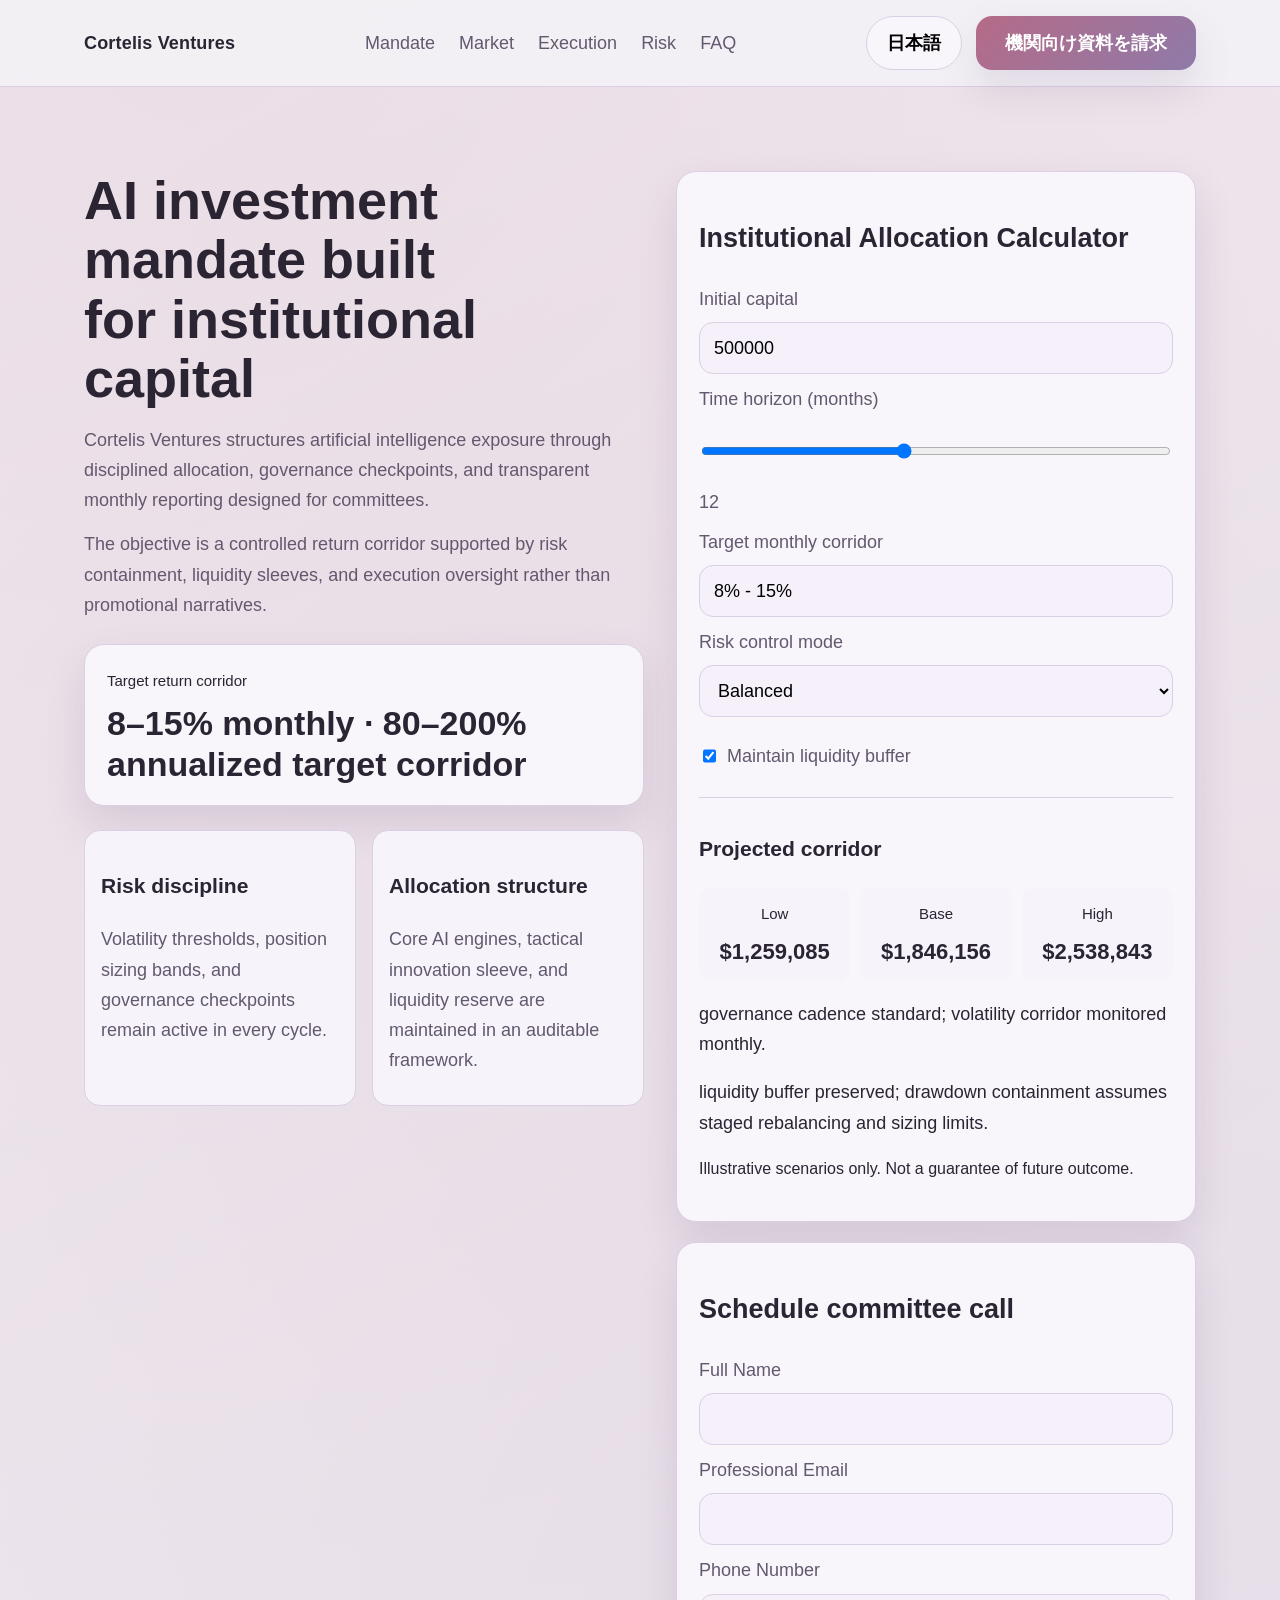
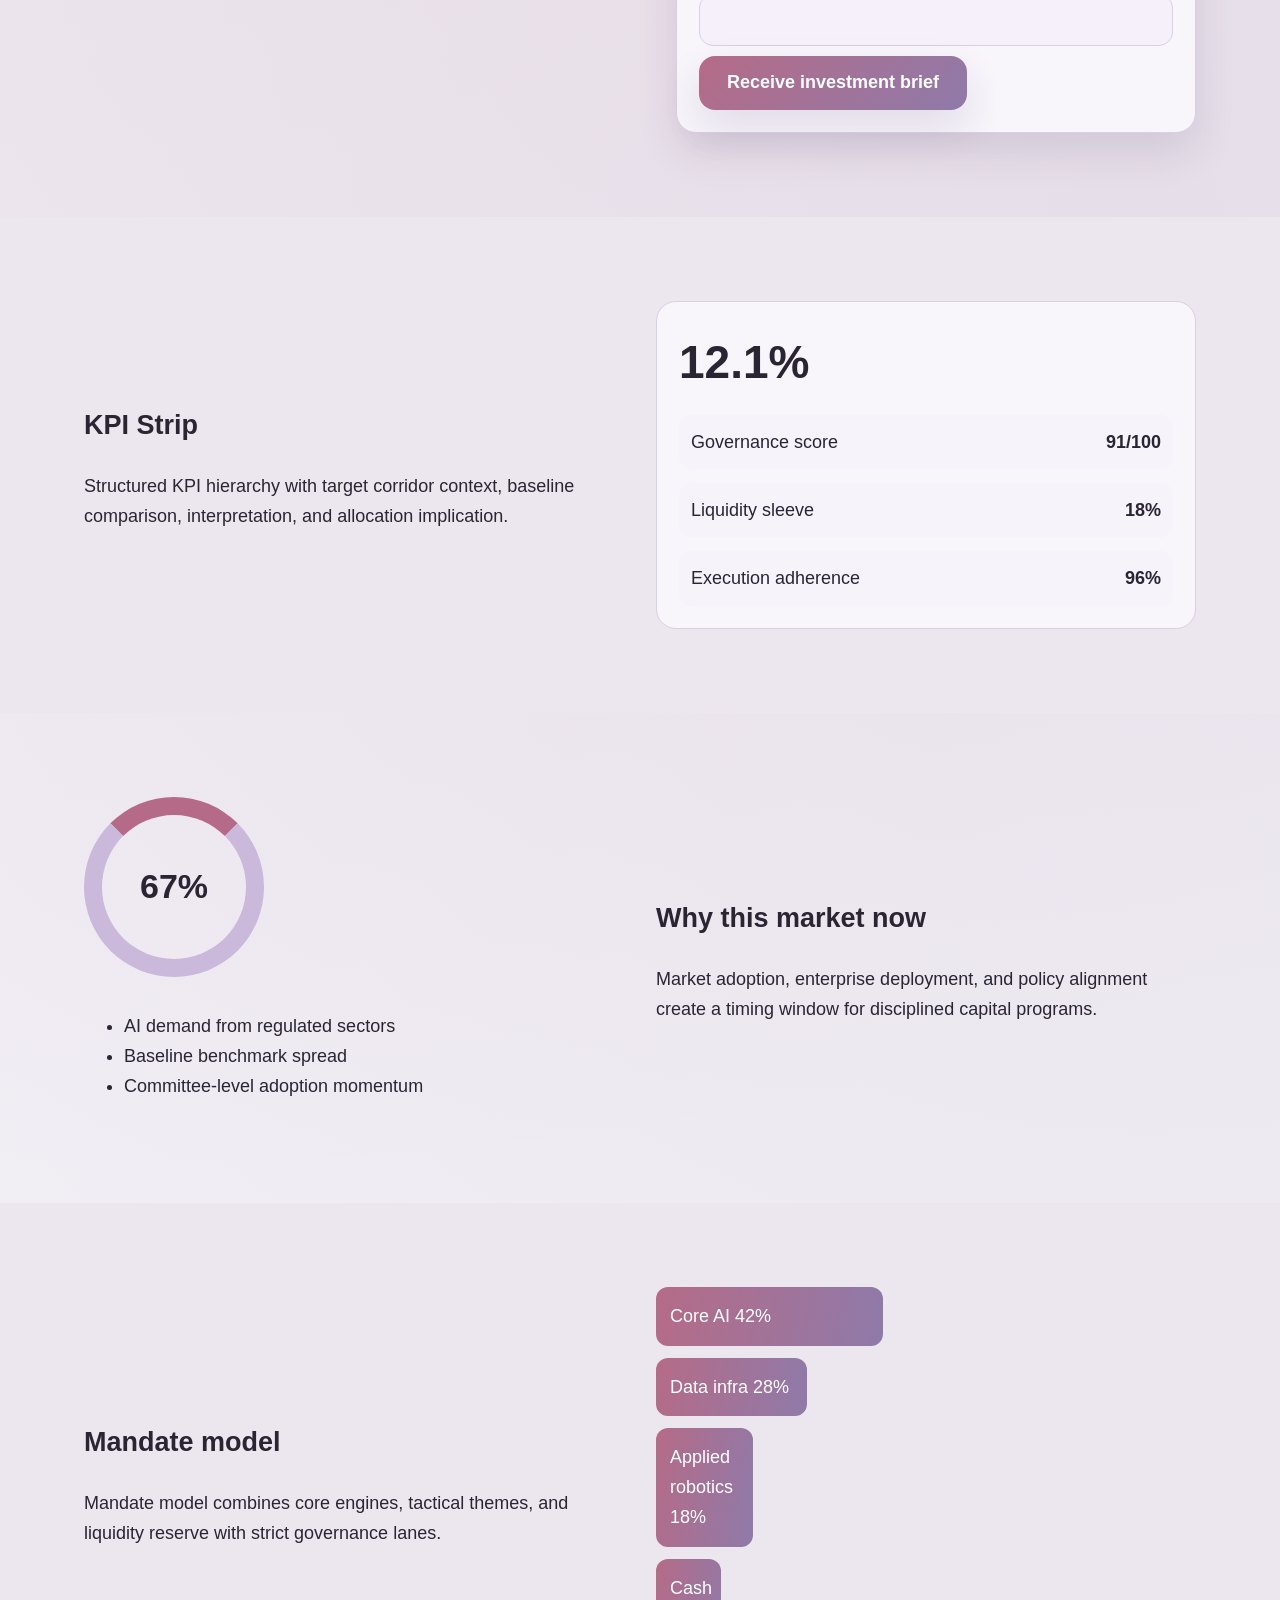
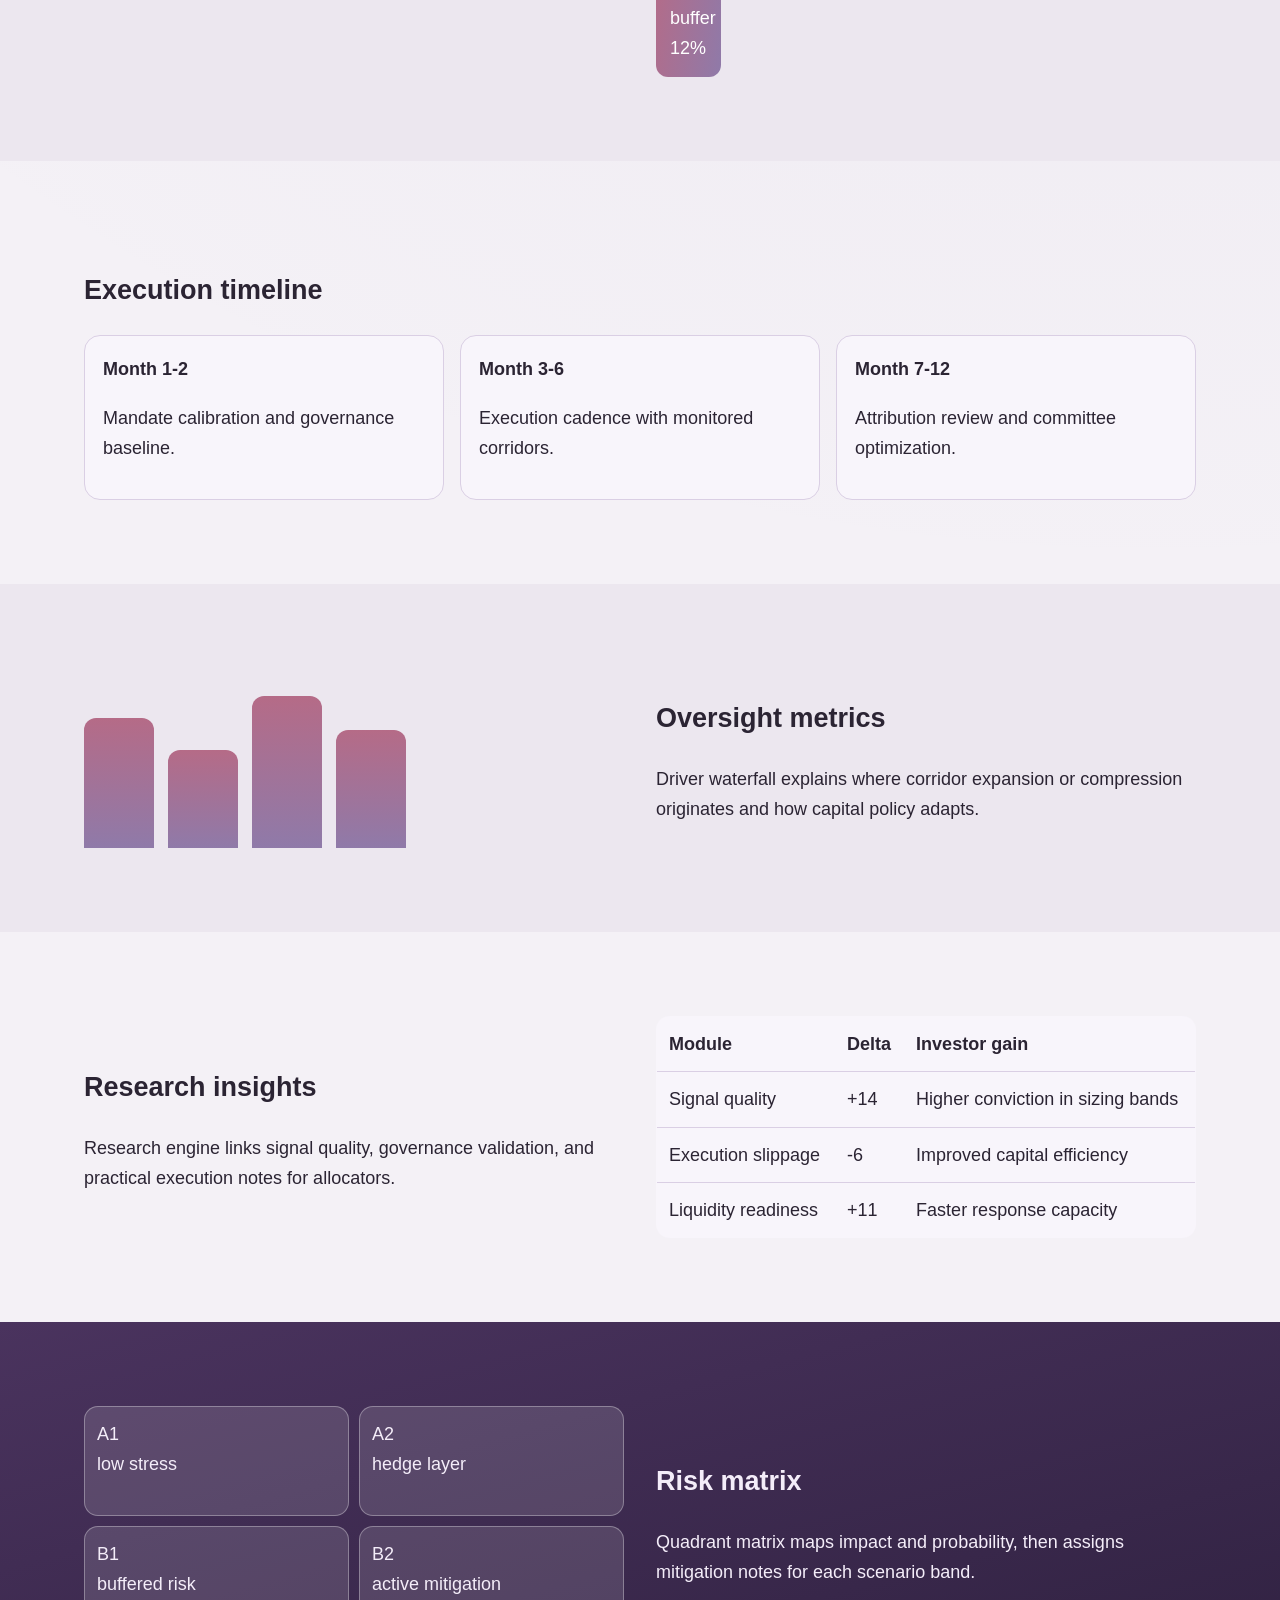
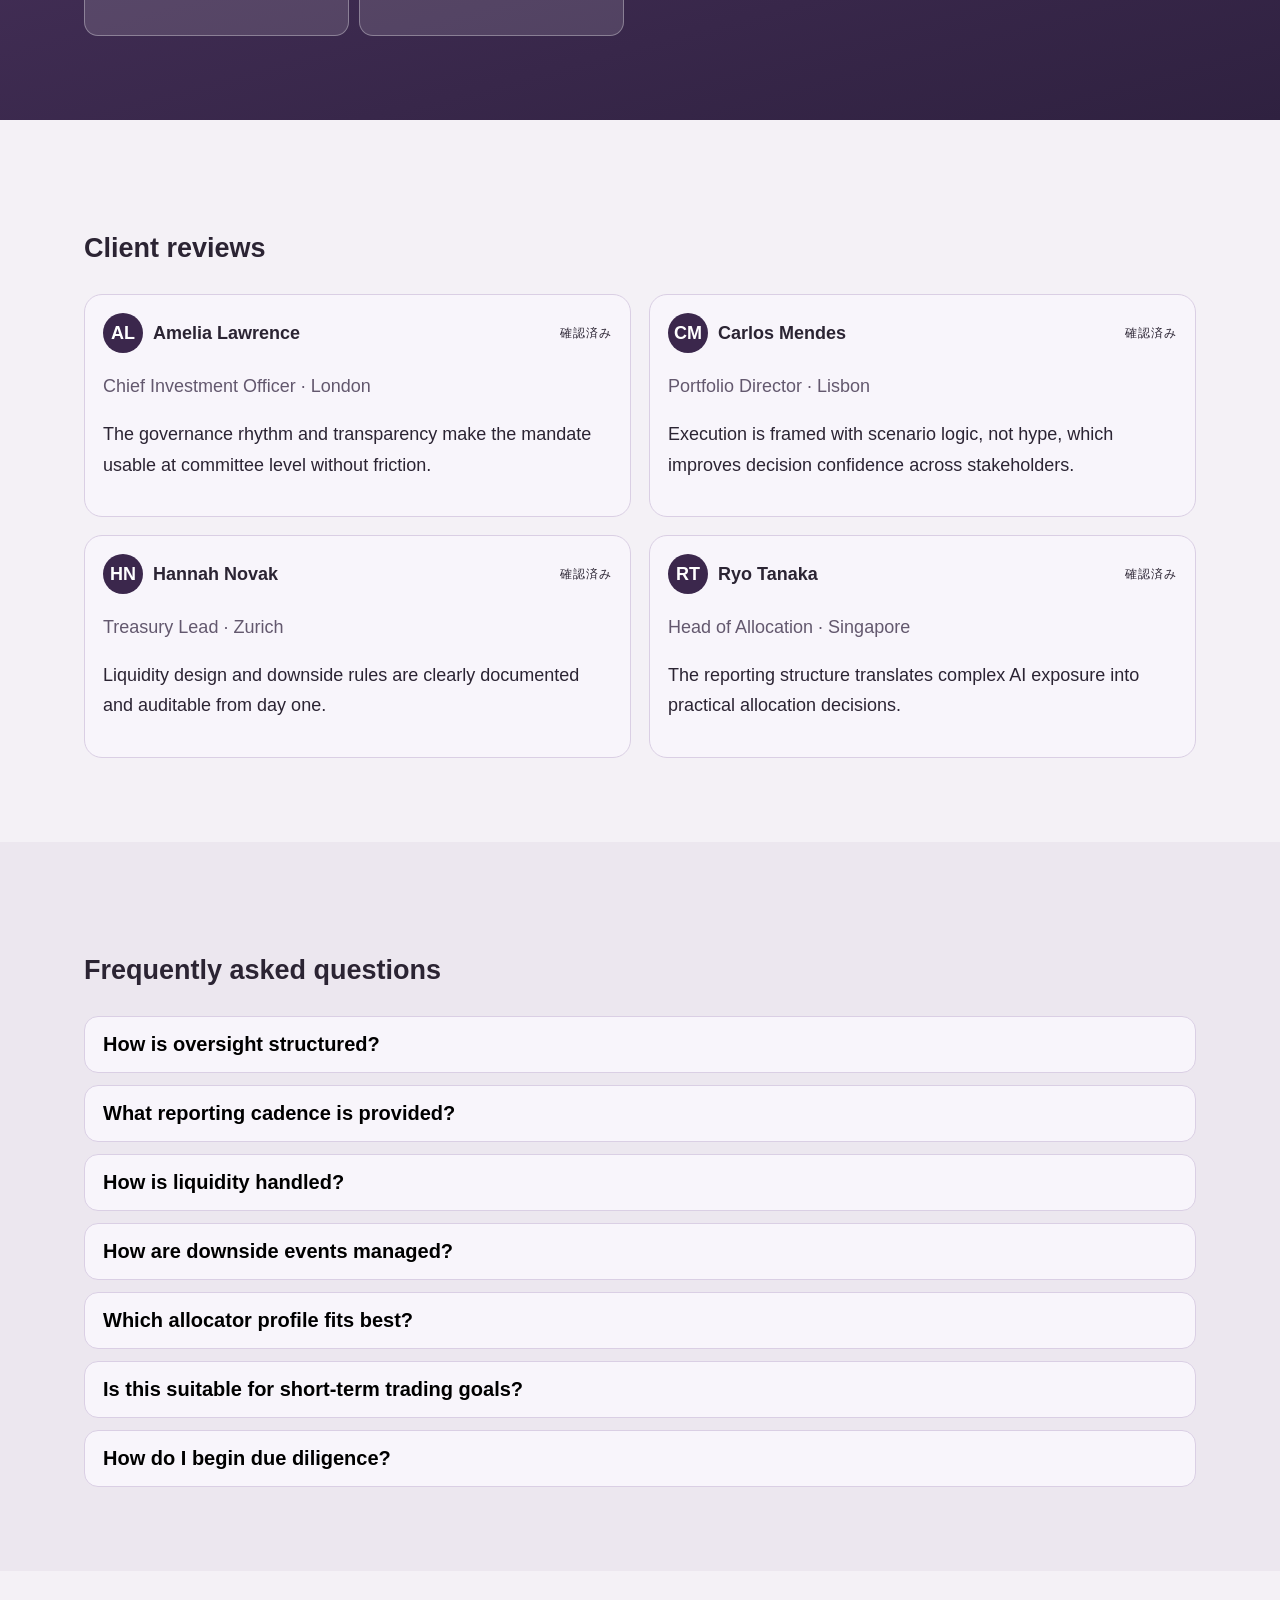
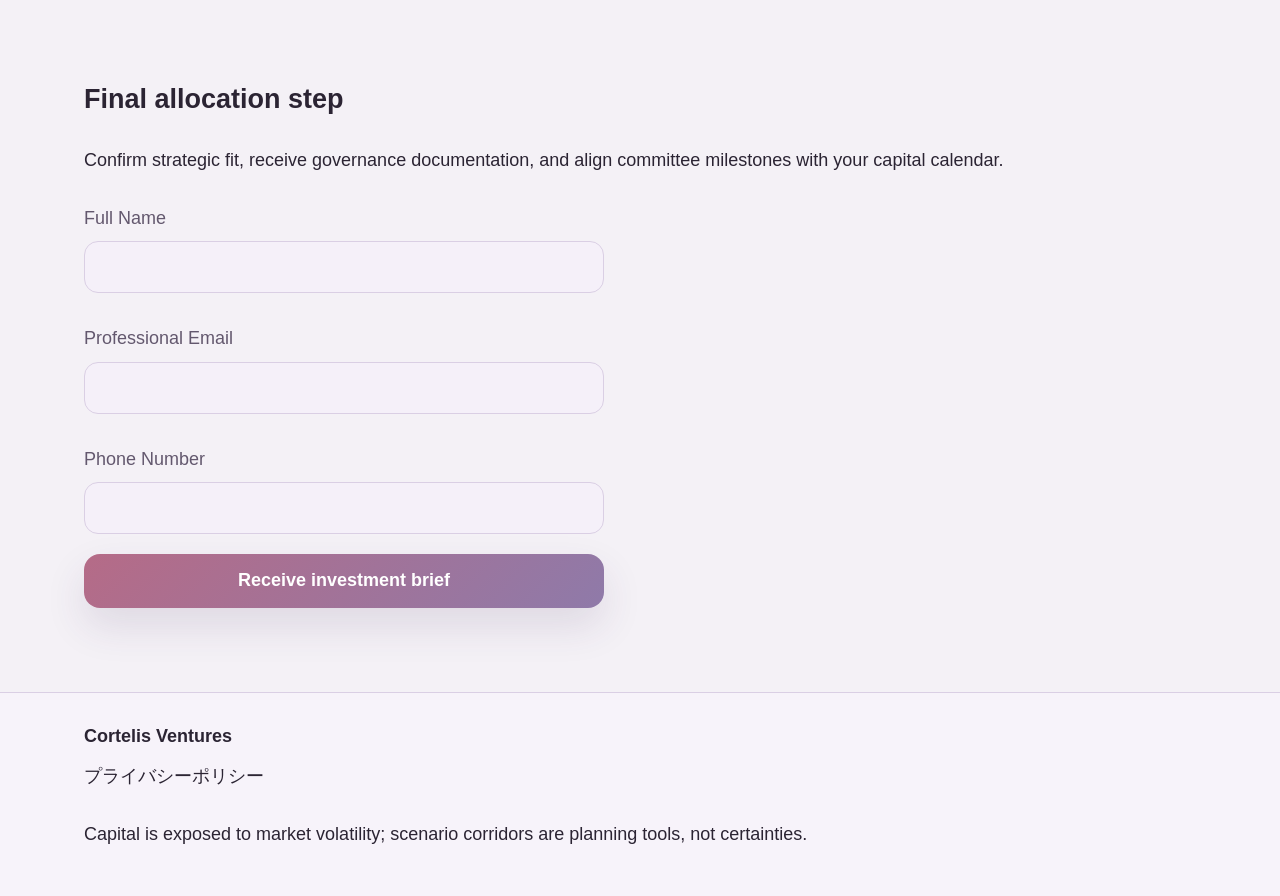
<file: jp/index.html>
<!doctype html>
<html lang="en">
<head>
<meta charset="utf-8" />
<meta name="viewport" content="width=device-width, initial-scale=1" />
<title>Cortelis Ventures | 機関投資家向けAI投資</title>
<meta name="description" content="機関投資家向けAI投資。配分規律、流動性管理、リスク調整型の実行体制を備えた上質な投資プラットフォーム。" />
<link rel="canonical" href="https://cortelisventures.com/jp/index.html" />
<link rel="alternate" hreflang="en" href="https://cortelisventures.com/index.html" />
<link rel="alternate" hreflang="de" href="https://cortelisventures.com/de/index.html" />
<link rel="alternate" hreflang="fr" href="https://cortelisventures.com/fr/index.html" />
<link rel="alternate" hreflang="es" href="https://cortelisventures.com/es/index.html" />
<link rel="alternate" hreflang="it" href="https://cortelisventures.com/it/index.html" />
<link rel="alternate" hreflang="tr" href="https://cortelisventures.com/tr/index.html" />
<link rel="alternate" hreflang="pt" href="https://cortelisventures.com/pt/index.html" />
<link rel="alternate" hreflang="ja" href="https://cortelisventures.com/jp/index.html" />
<link rel="alternate" hreflang="sk" href="https://cortelisventures.com/sk/index.html" />
<link rel="alternate" hreflang="nl-BE" href="https://cortelisventures.com/be/index.html" />
<link rel="alternate" hreflang="x-default" href="https://cortelisventures.com/index.html" />
<meta property="og:title" content="Cortelis Ventures | 機関投資家向けAI投資" />
<meta property="og:description" content="機関投資家向けAI投資。配分規律、流動性管理、リスク調整型の実行体制を備えた上質な投資プラットフォーム。" />
<meta property="og:type" content="website" />
<meta property="og:url" content="https://cortelisventures.com/jp/index.html" />
<meta name="twitter:card" content="summary_large_image" />
<meta name="twitter:title" content="Cortelis Ventures | 機関投資家向けAI投資" />
<meta name="twitter:description" content="機関投資家向けAI投資。配分規律、流動性管理、リスク調整型の実行体制を備えた上質な投資プラットフォーム。" />
<link rel="stylesheet" href="../assets/style.css" />
<script defer src="../assets/app.js"></script>
</head>
<body data-lang="jp">
<header class="site-header"><div class="container header-inner"><a class="brand" href="../index.html">Cortelis Ventures</a><nav class="main-nav"><a href="#s1">Mandate</a><a href="#s2">Market</a><a href="#s3">Execution</a><a href="#s4">Risk</a><a href="#s5">FAQ</a></nav><div class="header-actions"><div class="lang-wrap"><button class="lang-current" aria-haspopup="true" aria-expanded="false">日本語</button><div class="lang-menu"><a href="../index.html"><span class="flag-svg"><svg viewBox="0 0 60 40" aria-hidden="true"><rect width="60" height="40" fill="#012169"/><path d="M0 0l60 40M60 0L0 40" stroke="#fff" stroke-width="8"/><path d="M0 0l60 40M60 0L0 40" stroke="#c8102e" stroke-width="4"/><path d="M30 0v40M0 20h60" stroke="#fff" stroke-width="14"/><path d="M30 0v40M0 20h60" stroke="#c8102e" stroke-width="8"/></svg></span><span>English</span></a><a href="../de/index.html"><span class="flag-svg"><svg viewBox="0 0 60 40"><rect width="60" height="13.33" fill="#000"/><rect y="13.33" width="60" height="13.33" fill="#dd0000"/><rect y="26.66" width="60" height="13.34" fill="#ffce00"/></svg></span><span>Deutsch</span></a><a href="../fr/index.html"><span class="flag-svg"><svg viewBox="0 0 60 40"><rect width="20" height="40" fill="#0055a4"/><rect x="20" width="20" height="40" fill="#fff"/><rect x="40" width="20" height="40" fill="#ef4135"/></svg></span><span>Français</span></a><a href="../es/index.html"><span class="flag-svg"><svg viewBox="0 0 60 40"><rect width="60" height="40" fill="#c60b1e"/><rect y="10" width="60" height="20" fill="#ffc400"/></svg></span><span>Español</span></a><a href="../it/index.html"><span class="flag-svg"><svg viewBox="0 0 60 40"><rect width="20" height="40" fill="#009246"/><rect x="20" width="20" height="40" fill="#fff"/><rect x="40" width="20" height="40" fill="#ce2b37"/></svg></span><span>Italiano</span></a><a href="../tr/index.html"><span class="flag-svg"><svg viewBox="0 0 60 40"><rect width="60" height="40" fill="#e30a17"/><circle cx="24" cy="20" r="9" fill="#fff"/><circle cx="27" cy="20" r="7" fill="#e30a17"/><polygon points="35,20 41,17 41,23" fill="#fff"/></svg></span><span>Türkçe</span></a><a href="../pt/index.html"><span class="flag-svg"><svg viewBox="0 0 60 40"><rect width="24" height="40" fill="#006600"/><rect x="24" width="36" height="40" fill="#ff0000"/><circle cx="28" cy="20" r="6" fill="#ffcc00"/></svg></span><span>Português</span></a><a href="../jp/index.html"><span class="flag-svg"><svg viewBox="0 0 60 40"><rect width="60" height="40" fill="#fff"/><circle cx="30" cy="20" r="10" fill="#bc002d"/></svg></span><span>日本語</span></a><a href="../sk/index.html"><span class="flag-svg"><svg viewBox="0 0 60 40"><rect width="60" height="13.33" fill="#fff"/><rect y="13.33" width="60" height="13.33" fill="#0b4ea2"/><rect y="26.66" width="60" height="13.34" fill="#ee1c25"/></svg></span><span>Slovenčina</span></a><a href="../be/index.html"><span class="flag-svg"><svg viewBox="0 0 60 40"><rect width="20" height="40" fill="#000"/><rect x="20" width="20" height="40" fill="#fdda24"/><rect x="40" width="20" height="40" fill="#ef3340"/></svg></span><span>Belgium</span></a></div></div><a class="btn btn-primary" href="#lead-form">機関向け資料を請求</a><button class="burger" aria-label="menu" aria-expanded="false"><span></span><span></span><span></span></button></div></div></header>
<div class="drawer" aria-hidden="true"><div class="drawer-panel"><button class="drawer-close" aria-label="close">×</button><nav class="drawer-nav"><a href="#s1">Mandate</a><a href="#s2">Market</a><a href="#s3">Execution</a><a href="#s4">Risk</a><a href="#s5">FAQ</a><a href="../index.html"><span class="flag-svg"><svg viewBox="0 0 60 40" aria-hidden="true"><rect width="60" height="40" fill="#012169"/><path d="M0 0l60 40M60 0L0 40" stroke="#fff" stroke-width="8"/><path d="M0 0l60 40M60 0L0 40" stroke="#c8102e" stroke-width="4"/><path d="M30 0v40M0 20h60" stroke="#fff" stroke-width="14"/><path d="M30 0v40M0 20h60" stroke="#c8102e" stroke-width="8"/></svg></span><span>English</span></a><a href="../de/index.html"><span class="flag-svg"><svg viewBox="0 0 60 40"><rect width="60" height="13.33" fill="#000"/><rect y="13.33" width="60" height="13.33" fill="#dd0000"/><rect y="26.66" width="60" height="13.34" fill="#ffce00"/></svg></span><span>Deutsch</span></a><a href="../fr/index.html"><span class="flag-svg"><svg viewBox="0 0 60 40"><rect width="20" height="40" fill="#0055a4"/><rect x="20" width="20" height="40" fill="#fff"/><rect x="40" width="20" height="40" fill="#ef4135"/></svg></span><span>Français</span></a><a href="../es/index.html"><span class="flag-svg"><svg viewBox="0 0 60 40"><rect width="60" height="40" fill="#c60b1e"/><rect y="10" width="60" height="20" fill="#ffc400"/></svg></span><span>Español</span></a><a href="../it/index.html"><span class="flag-svg"><svg viewBox="0 0 60 40"><rect width="20" height="40" fill="#009246"/><rect x="20" width="20" height="40" fill="#fff"/><rect x="40" width="20" height="40" fill="#ce2b37"/></svg></span><span>Italiano</span></a><a href="../tr/index.html"><span class="flag-svg"><svg viewBox="0 0 60 40"><rect width="60" height="40" fill="#e30a17"/><circle cx="24" cy="20" r="9" fill="#fff"/><circle cx="27" cy="20" r="7" fill="#e30a17"/><polygon points="35,20 41,17 41,23" fill="#fff"/></svg></span><span>Türkçe</span></a><a href="../pt/index.html"><span class="flag-svg"><svg viewBox="0 0 60 40"><rect width="24" height="40" fill="#006600"/><rect x="24" width="36" height="40" fill="#ff0000"/><circle cx="28" cy="20" r="6" fill="#ffcc00"/></svg></span><span>Português</span></a><a href="../jp/index.html"><span class="flag-svg"><svg viewBox="0 0 60 40"><rect width="60" height="40" fill="#fff"/><circle cx="30" cy="20" r="10" fill="#bc002d"/></svg></span><span>日本語</span></a><a href="../sk/index.html"><span class="flag-svg"><svg viewBox="0 0 60 40"><rect width="60" height="13.33" fill="#fff"/><rect y="13.33" width="60" height="13.33" fill="#0b4ea2"/><rect y="26.66" width="60" height="13.34" fill="#ee1c25"/></svg></span><span>Slovenčina</span></a><a href="../be/index.html"><span class="flag-svg"><svg viewBox="0 0 60 40"><rect width="20" height="40" fill="#000"/><rect x="20" width="20" height="40" fill="#fdda24"/><rect x="40" width="20" height="40" fill="#ef3340"/></svg></span><span>Belgium</span></a><a class="btn btn-primary" href="#lead-form">機関向け資料を請求</a></nav></div></div>
<main>
<section class="hero section"><div class="container hero-grid"><div class="hero-left"><h1>AI investment mandate built for institutional capital</h1><p>Cortelis Ventures structures artificial intelligence exposure through disciplined allocation, governance checkpoints, and transparent monthly reporting designed for committees.</p><p>The objective is a controlled return corridor supported by risk containment, liquidity sleeves, and execution oversight rather than promotional narratives.</p><div class="return-block"><small>Target return corridor</small><div class="big">8–15% monthly · 80–200% annualized target corridor</div></div><div class="mini-grid"><article><h3>Risk discipline</h3><p>Volatility thresholds, position sizing bands, and governance checkpoints remain active in every cycle.</p></article><article><h3>Allocation structure</h3><p>Core AI engines, tactical innovation sleeve, and liquidity reserve are maintained in an auditable framework.</p></article></div></div><div class="hero-right"><article class="card calc-card"><h2>Institutional Allocation Calculator</h2><label>Initial capital<input id="capital" type="number" min="10000" value="500000" aria-label="Initial capital"/></label><label>Time horizon (months)<input id="horizon" type="range" min="3" max="24" value="12" aria-label="Time horizon (months)"/><span id="horizonValue">12</span></label><label>Target monthly corridor<input type="text" value="8% - 15%" readonly aria-label="Target monthly corridor"/></label><label>Risk control mode<select id="riskMode" aria-label="Risk control mode"><option>Conservative</option><option selected>Balanced</option><option>Opportunistic</option></select></label><label class="toggle"><input id="liquidity" type="checkbox" checked/> Maintain liquidity buffer</label><div class="outputs"><h3>Projected corridor</h3><div class="out-grid"><div><small>Low</small><strong id="lowOut">0</strong></div><div><small>Base</small><strong id="baseOut">0</strong></div><div><small>High</small><strong id="highOut">0</strong></div></div><p id="volNote">Volatility containment note</p><p id="drawNote">Drawdown containment assumption</p><p class="disc">Illustrative scenarios only. Not a guarantee of future outcome.</p></div></article><article class="card form-card" id="lead-form"><h2>Schedule committee call</h2><form><label>Full Name<input required type="text" /></label><label>Professional Email<input required type="email" /></label><label>Phone Number<input required type="tel" /></label><button class="btn btn-primary" type="submit">Receive investment brief</button></form></article></div></div></section>
<section id="s1" class="section alt"><div class="container split"><div><h2>KPI Strip</h2><p>Structured KPI hierarchy with target corridor context, baseline comparison, interpretation, and allocation implication.</p></div><div class="kpi-panel"><div class="primary">12.1%</div><div class="kpi-mini"><span>Governance score</span><strong>91/100</strong></div><div class="kpi-mini"><span>Liquidity sleeve</span><strong>18%</strong></div><div class="kpi-mini"><span>Execution adherence</span><strong>96%</strong></div></div></div></section>
<section id="s2" class="section"><div class="container split reverse"><div class="ring-wrap"><div class="ring"><span>67%</span></div><ul><li>AI demand from regulated sectors</li><li>Baseline benchmark spread</li><li>Committee-level adoption momentum</li></ul></div><div><h2>Why this market now</h2><p>Market adoption, enterprise deployment, and policy alignment create a timing window for disciplined capital programs.</p></div></div></section>
<section id="s3" class="section alt"><div class="container split"><div><h2>Mandate model</h2><p>Mandate model combines core engines, tactical themes, and liquidity reserve with strict governance lanes.</p></div><div class="stacked"><span style="width:42%">Core AI 42%</span><span style="width:28%">Data infra 28%</span><span style="width:18%">Applied robotics 18%</span><span style="width:12%">Cash buffer 12%</span></div></div></section>
<section id="s4" class="section"><div class="container timeline"><h2>Execution timeline</h2><div class="time-grid"><article><strong>Month 1-2</strong><p>Mandate calibration and governance baseline.</p></article><article><strong>Month 3-6</strong><p>Execution cadence with monitored corridors.</p></article><article><strong>Month 7-12</strong><p>Attribution review and committee optimization.</p></article></div></div></section>
<section id="s5" class="section alt"><div class="container split reverse"><div class="waterfall"><div class="bar a"></div><div class="bar b"></div><div class="bar c"></div><div class="bar d"></div></div><div><h2>Oversight metrics</h2><p>Driver waterfall explains where corridor expansion or compression originates and how capital policy adapts.</p></div></div></section>
<section id="s6" class="section"><div class="container split"><div><h2>Research insights</h2><p>Research engine links signal quality, governance validation, and practical execution notes for allocators.</p></div><div class="table-wrap"><table><thead><tr><th>Module</th><th>Delta</th><th>Investor gain</th></tr></thead><tbody><tr><td>Signal quality</td><td>+14</td><td>Higher conviction in sizing bands</td></tr><tr><td>Execution slippage</td><td>-6</td><td>Improved capital efficiency</td></tr><tr><td>Liquidity readiness</td><td>+11</td><td>Faster response capacity</td></tr></tbody></table></div></div></section>
<section id="s7" class="section dark"><div class="container split reverse"><div class="matrix"><div>A1<br/>low stress</div><div>A2<br/>hedge layer</div><div>B1<br/>buffered risk</div><div>B2<br/>active mitigation</div></div><div><h2>Risk matrix</h2><p>Quadrant matrix maps impact and probability, then assigns mitigation notes for each scenario band.</p></div></div></section>
<section id="s8" class="section"><div class="container"><h2>Client reviews</h2><div class="reviews"><article class="review-card"><div class="review-head"><span class="avatar">AL</span><strong>Amelia Lawrence</strong><span class="badge">確認済み</span></div><p class="role">Chief Investment Officer · London</p><p>The governance rhythm and transparency make the mandate usable at committee level without friction.</p></article><article class="review-card"><div class="review-head"><span class="avatar">CM</span><strong>Carlos Mendes</strong><span class="badge">確認済み</span></div><p class="role">Portfolio Director · Lisbon</p><p>Execution is framed with scenario logic, not hype, which improves decision confidence across stakeholders.</p></article><article class="review-card"><div class="review-head"><span class="avatar">HN</span><strong>Hannah Novak</strong><span class="badge">確認済み</span></div><p class="role">Treasury Lead · Zurich</p><p>Liquidity design and downside rules are clearly documented and auditable from day one.</p></article><article class="review-card"><div class="review-head"><span class="avatar">RT</span><strong>Ryo Tanaka</strong><span class="badge">確認済み</span></div><p class="role">Head of Allocation · Singapore</p><p>The reporting structure translates complex AI exposure into practical allocation decisions.</p></article></div></div></section>
<section id="s9" class="section alt"><div class="container"><h2>Frequently asked questions</h2><div class="faq"><article class="faq-item"><button class="faq-q" aria-expanded="false">How is oversight structured?</button><div class="faq-a"><p>An investment committee reviews exposure limits, model updates, liquidity levels, and scenario outcomes on a fixed monthly cadence.</p></div></article><article class="faq-item"><button class="faq-q" aria-expanded="false">What reporting cadence is provided?</button><div class="faq-a"><p>Investors receive monthly packets and quarterly governance summaries with attribution, scenario corridors, and action logs.</p></div></article><article class="faq-item"><button class="faq-q" aria-expanded="false">How is liquidity handled?</button><div class="faq-a"><p>A dedicated liquidity sleeve remains available to reduce stress during volatility regimes and to preserve optionality.</p></div></article><article class="faq-item"><button class="faq-q" aria-expanded="false">How are downside events managed?</button><div class="faq-a"><p>Position sizing, stop frameworks, and diversification across AI themes are adjusted when volatility thresholds are breached.</p></div></article><article class="faq-item"><button class="faq-q" aria-expanded="false">Which allocator profile fits best?</button><div class="faq-a"><p>Family offices, funds, and treasury teams seeking AI exposure with operational governance typically benefit most.</p></div></article><article class="faq-item"><button class="faq-q" aria-expanded="false">Is this suitable for short-term trading goals?</button><div class="faq-a"><p>No. The mandate is designed for disciplined capital programs with policy-based decision frameworks.</p></div></article><article class="faq-item"><button class="faq-q" aria-expanded="false">How do I begin due diligence?</button><div class="faq-a"><p>Submit the form to receive the institutional brief, governance map, and onboarding checklist.</p></div></article></div></div></section>
<section id="s10" class="section"><div class="container cta-panel"><h2>Final allocation step</h2><p>Confirm strategic fit, receive governance documentation, and align committee milestones with your capital calendar.</p><form><label>Full Name<input required type="text" /></label><label>Professional Email<input required type="email" /></label><label>Phone Number<input required type="tel" /></label><button class="btn btn-primary" type="submit">Receive investment brief</button></form></div></section>
</main>
<footer class="site-footer"><div class="container foot"><strong>Cortelis Ventures</strong><a href="#" class="privacy-open">プライバシーポリシー</a><p>Capital is exposed to market volatility; scenario corridors are planning tools, not certainties.</p></div></footer>
<div class="modal" aria-hidden="true"><div class="modal-dialog" role="dialog" aria-modal="true"><button class="modal-x" aria-label="閉じる">×</button><h2>プライバシーポリシー</h2><div class="modal-scroll"><section><h3>Introduction</h3><p>The objective is a controlled return corridor supported by risk containment, liquidity sleeves, and execution oversight rather than promotional narratives.</p></section><section><h3>Data collection</h3><p>The objective is a controlled return corridor supported by risk containment, liquidity sleeves, and execution oversight rather than promotional narratives.</p></section><section><h3>Legal basis</h3><p>The objective is a controlled return corridor supported by risk containment, liquidity sleeves, and execution oversight rather than promotional narratives.</p></section><section><h3>Cookies</h3><p>The objective is a controlled return corridor supported by risk containment, liquidity sleeves, and execution oversight rather than promotional narratives.</p></section><section><h3>Retention</h3><p>The objective is a controlled return corridor supported by risk containment, liquidity sleeves, and execution oversight rather than promotional narratives.</p></section><section><h3>Third-party sharing</h3><p>The objective is a controlled return corridor supported by risk containment, liquidity sleeves, and execution oversight rather than promotional narratives.</p></section><section><h3>Security</h3><p>The objective is a controlled return corridor supported by risk containment, liquidity sleeves, and execution oversight rather than promotional narratives.</p></section><section><h3>User rights</h3><p>The objective is a controlled return corridor supported by risk containment, liquidity sleeves, and execution oversight rather than promotional narratives.</p></section><section><h3>International transfers</h3><p>The objective is a controlled return corridor supported by risk containment, liquidity sleeves, and execution oversight rather than promotional narratives.</p></section><section><h3>Industry risk disclosure</h3><p>The objective is a controlled return corridor supported by risk containment, liquidity sleeves, and execution oversight rather than promotional narratives.</p></section><section><h3>Contact</h3><p>The objective is a controlled return corridor supported by risk containment, liquidity sleeves, and execution oversight rather than promotional narratives.</p></section></div><div class="modal-foot"><button class="btn btn-secondary modal-close">閉じる</button></div></div></div>
<script type="application/ld+json">{"@context":"https://schema.org","@type":"Organization","name":"Cortelis Ventures","url":"https://cortelisventures.com"}</script>
<script type="application/ld+json">{"@context":"https://schema.org","@type":"WebSite","name":"Cortelis Ventures","url":"https://cortelisventures.com"}</script>
<script type="application/ld+json">{"@context":"https://schema.org","@type":"FAQPage","mainEntity":[{"@type":"Question","name":"How is oversight structured?","acceptedAnswer":{"@type":"Answer","text":"An investment committee reviews exposure limits, model updates, liquidity levels, and scenario outcomes on a fixed monthly cadence."}},{"@type":"Question","name":"What reporting cadence is provided?","acceptedAnswer":{"@type":"Answer","text":"Investors receive monthly packets and quarterly governance summaries with attribution, scenario corridors, and action logs."}},{"@type":"Question","name":"How is liquidity handled?","acceptedAnswer":{"@type":"Answer","text":"A dedicated liquidity sleeve remains available to reduce stress during volatility regimes and to preserve optionality."}},{"@type":"Question","name":"How are downside events managed?","acceptedAnswer":{"@type":"Answer","text":"Position sizing, stop frameworks, and diversification across AI themes are adjusted when volatility thresholds are breached."}},{"@type":"Question","name":"Which allocator profile fits best?","acceptedAnswer":{"@type":"Answer","text":"Family offices, funds, and treasury teams seeking AI exposure with operational governance typically benefit most."}},{"@type":"Question","name":"Is this suitable for short-term trading goals?","acceptedAnswer":{"@type":"Answer","text":"No. The mandate is designed for disciplined capital programs with policy-based decision frameworks."}},{"@type":"Question","name":"How do I begin due diligence?","acceptedAnswer":{"@type":"Answer","text":"Submit the form to receive the institutional brief, governance map, and onboarding checklist."}}]}</script>
<script type="application/ld+json">{"@context":"https://schema.org","@type":"Review","reviewBody":"The governance rhythm and transparency make the mandate usable at committee level without friction.","author":{"@type":"Person","name":"Amelia Lawrence"}}</script>
</body></html>
</file>
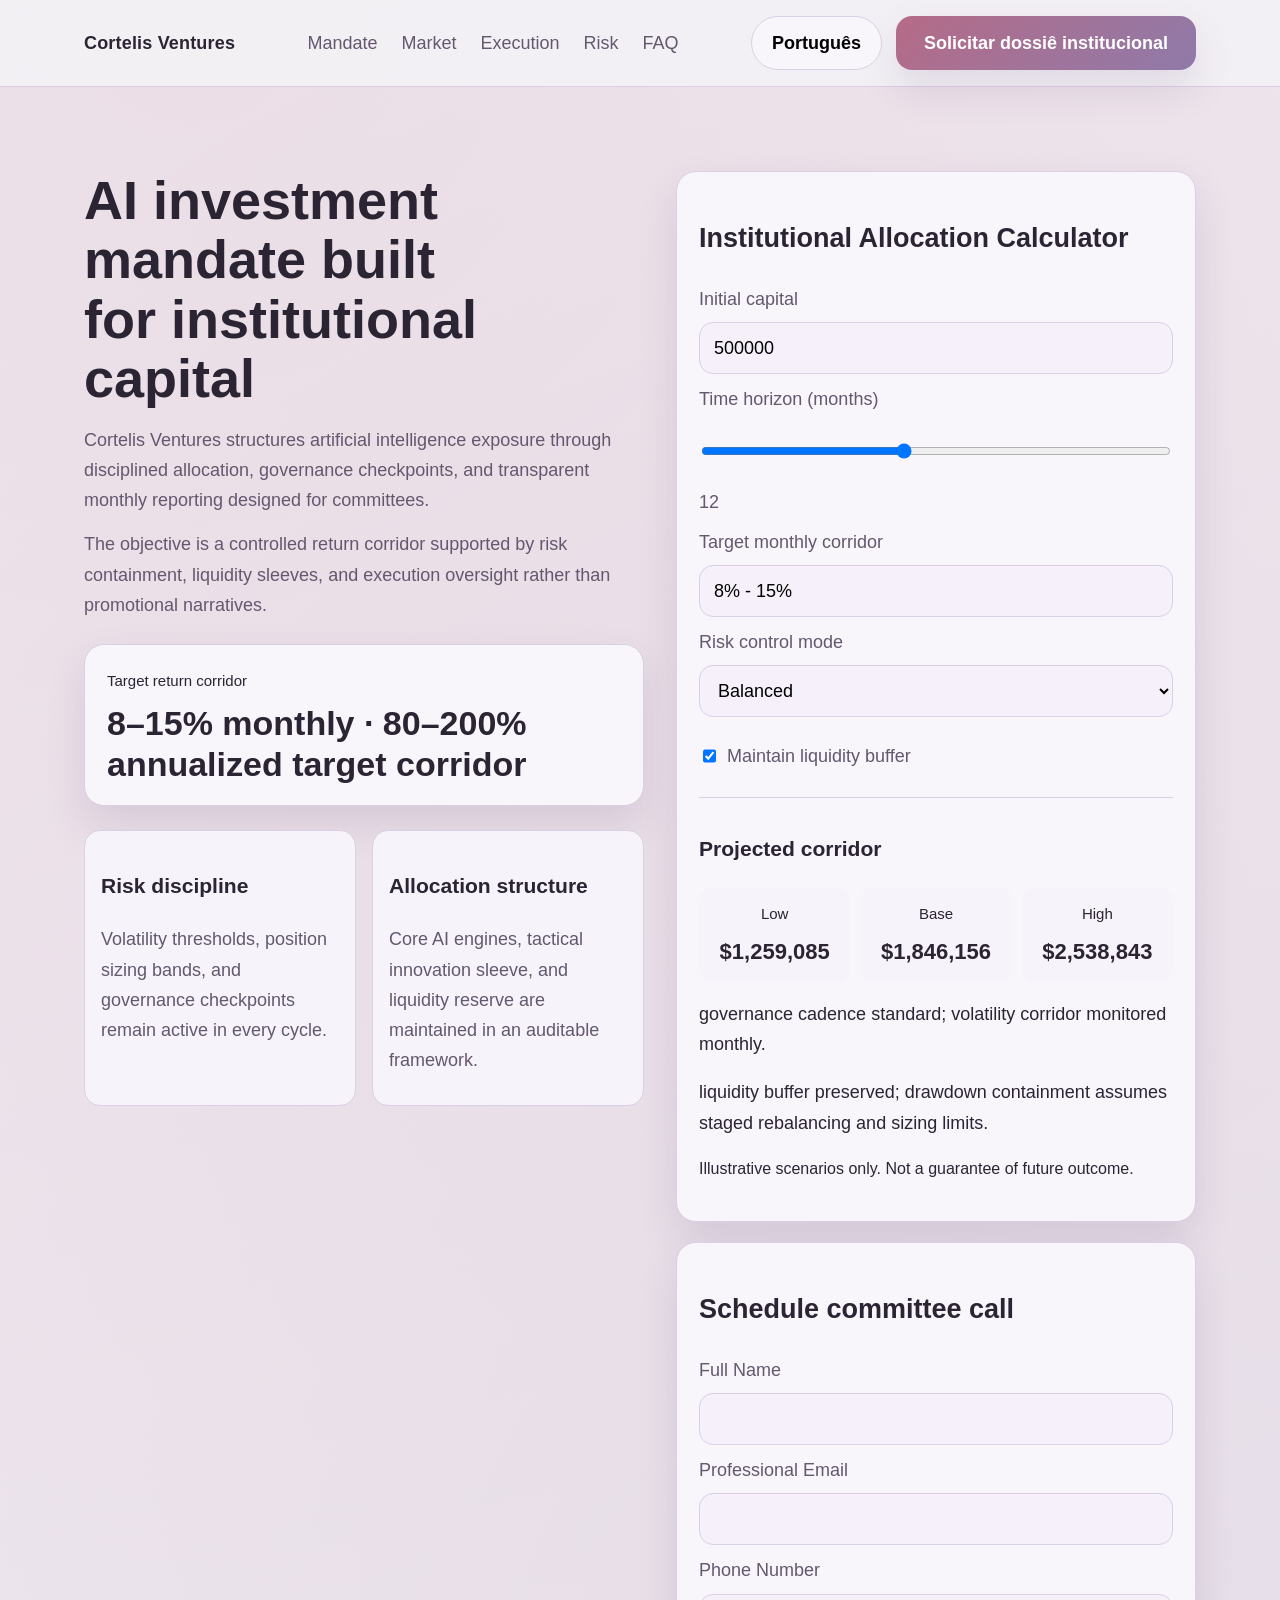
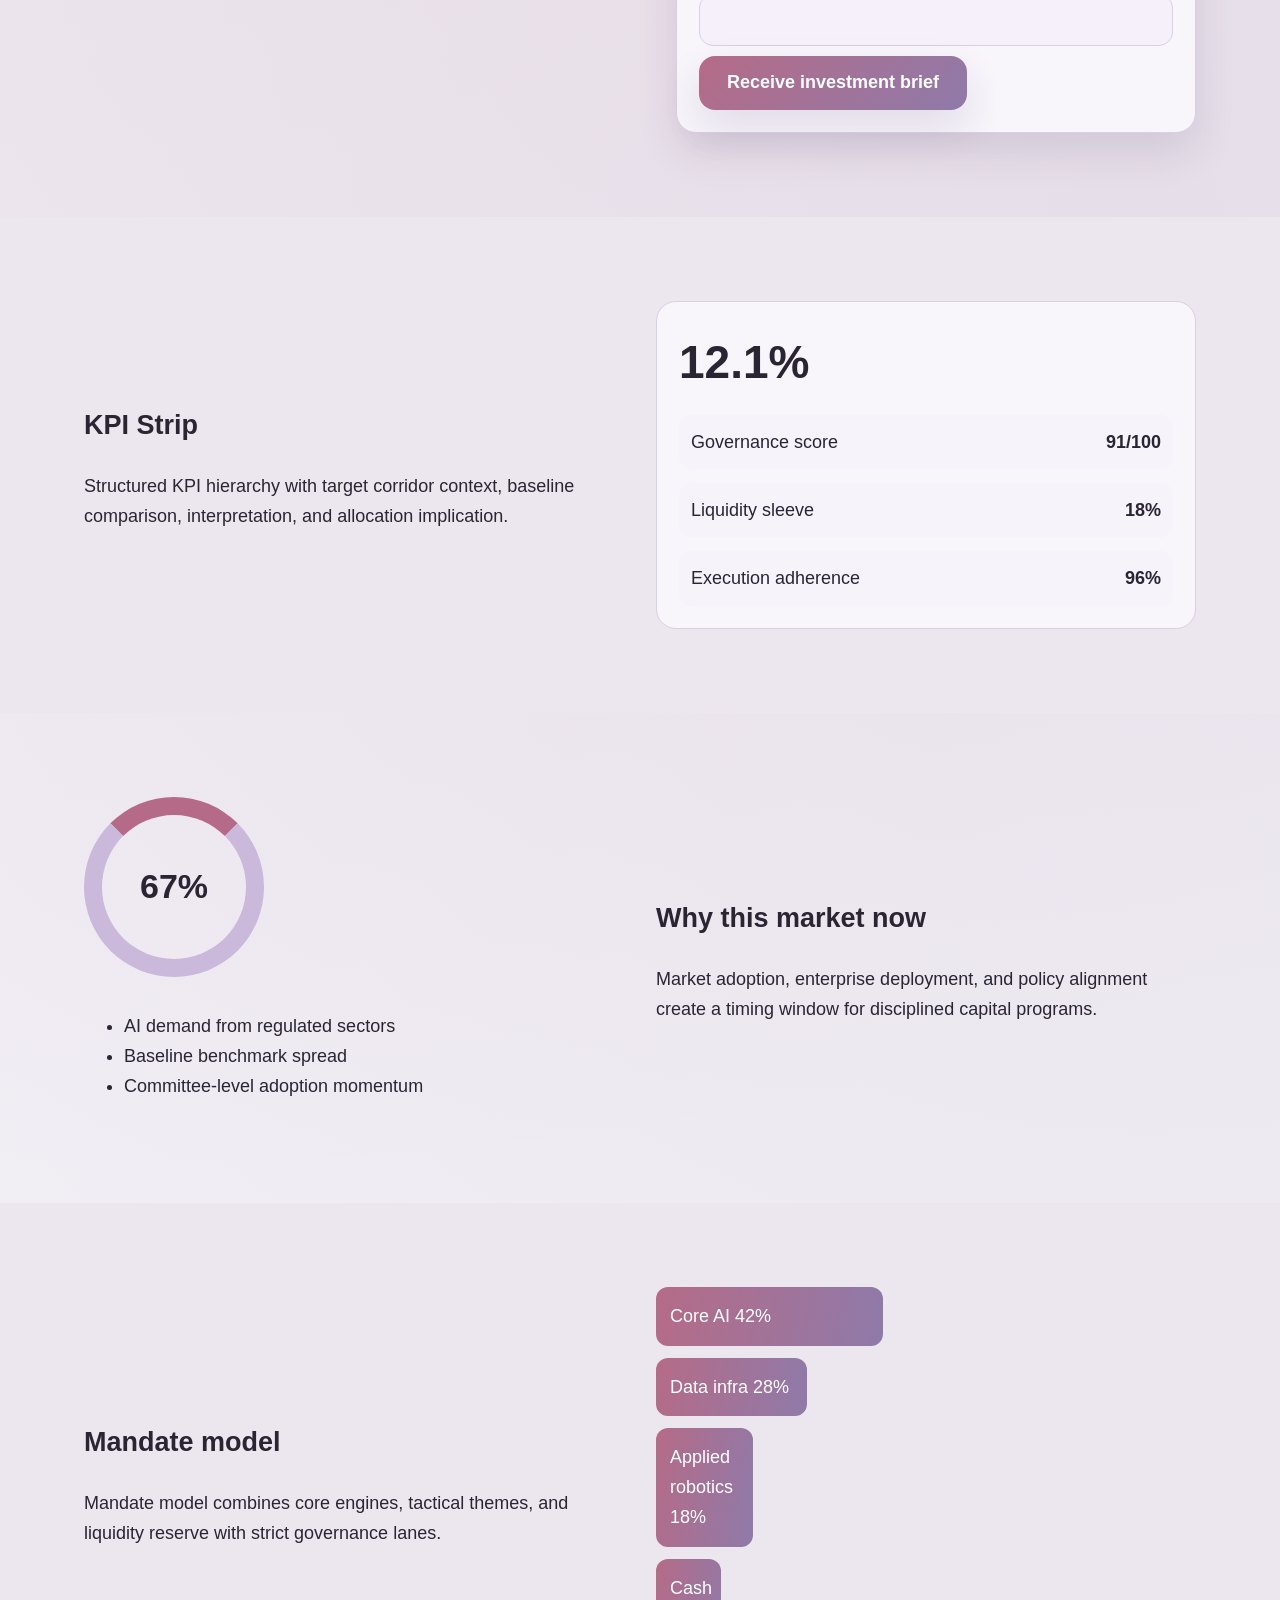
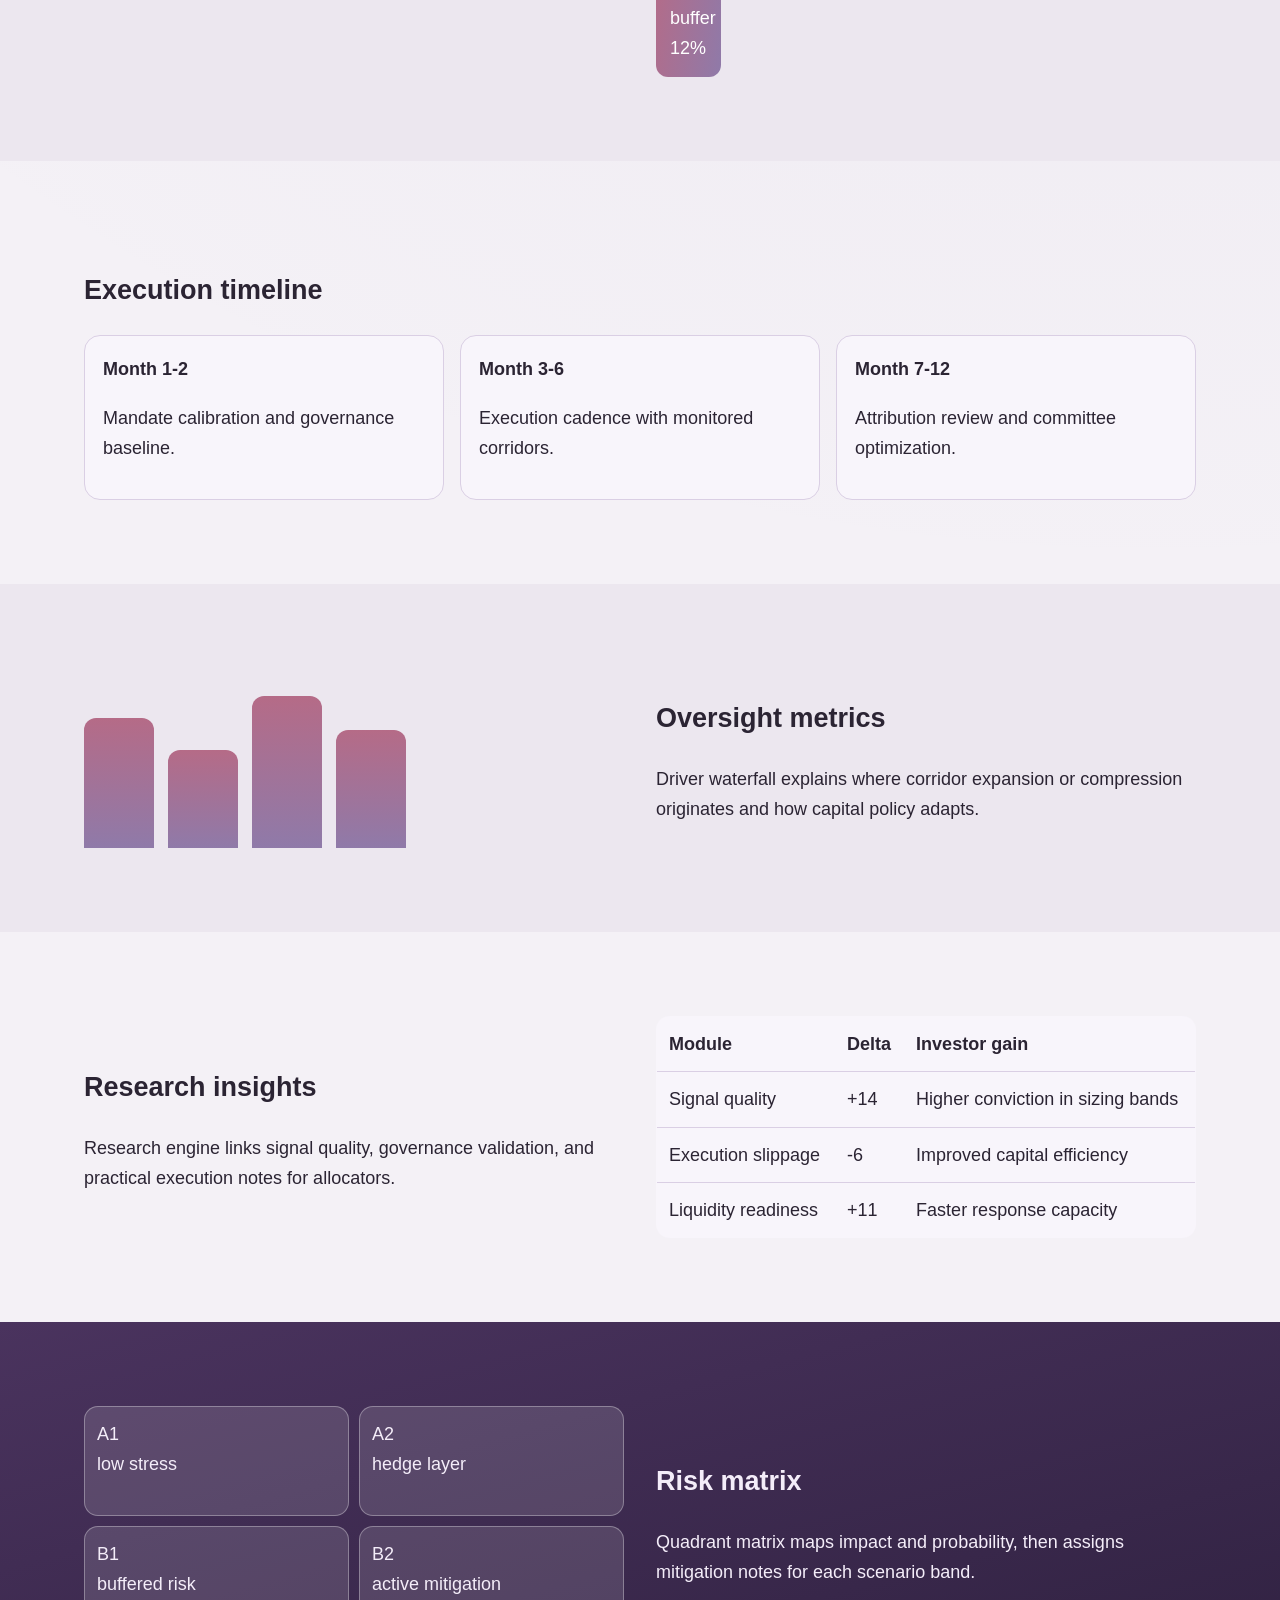
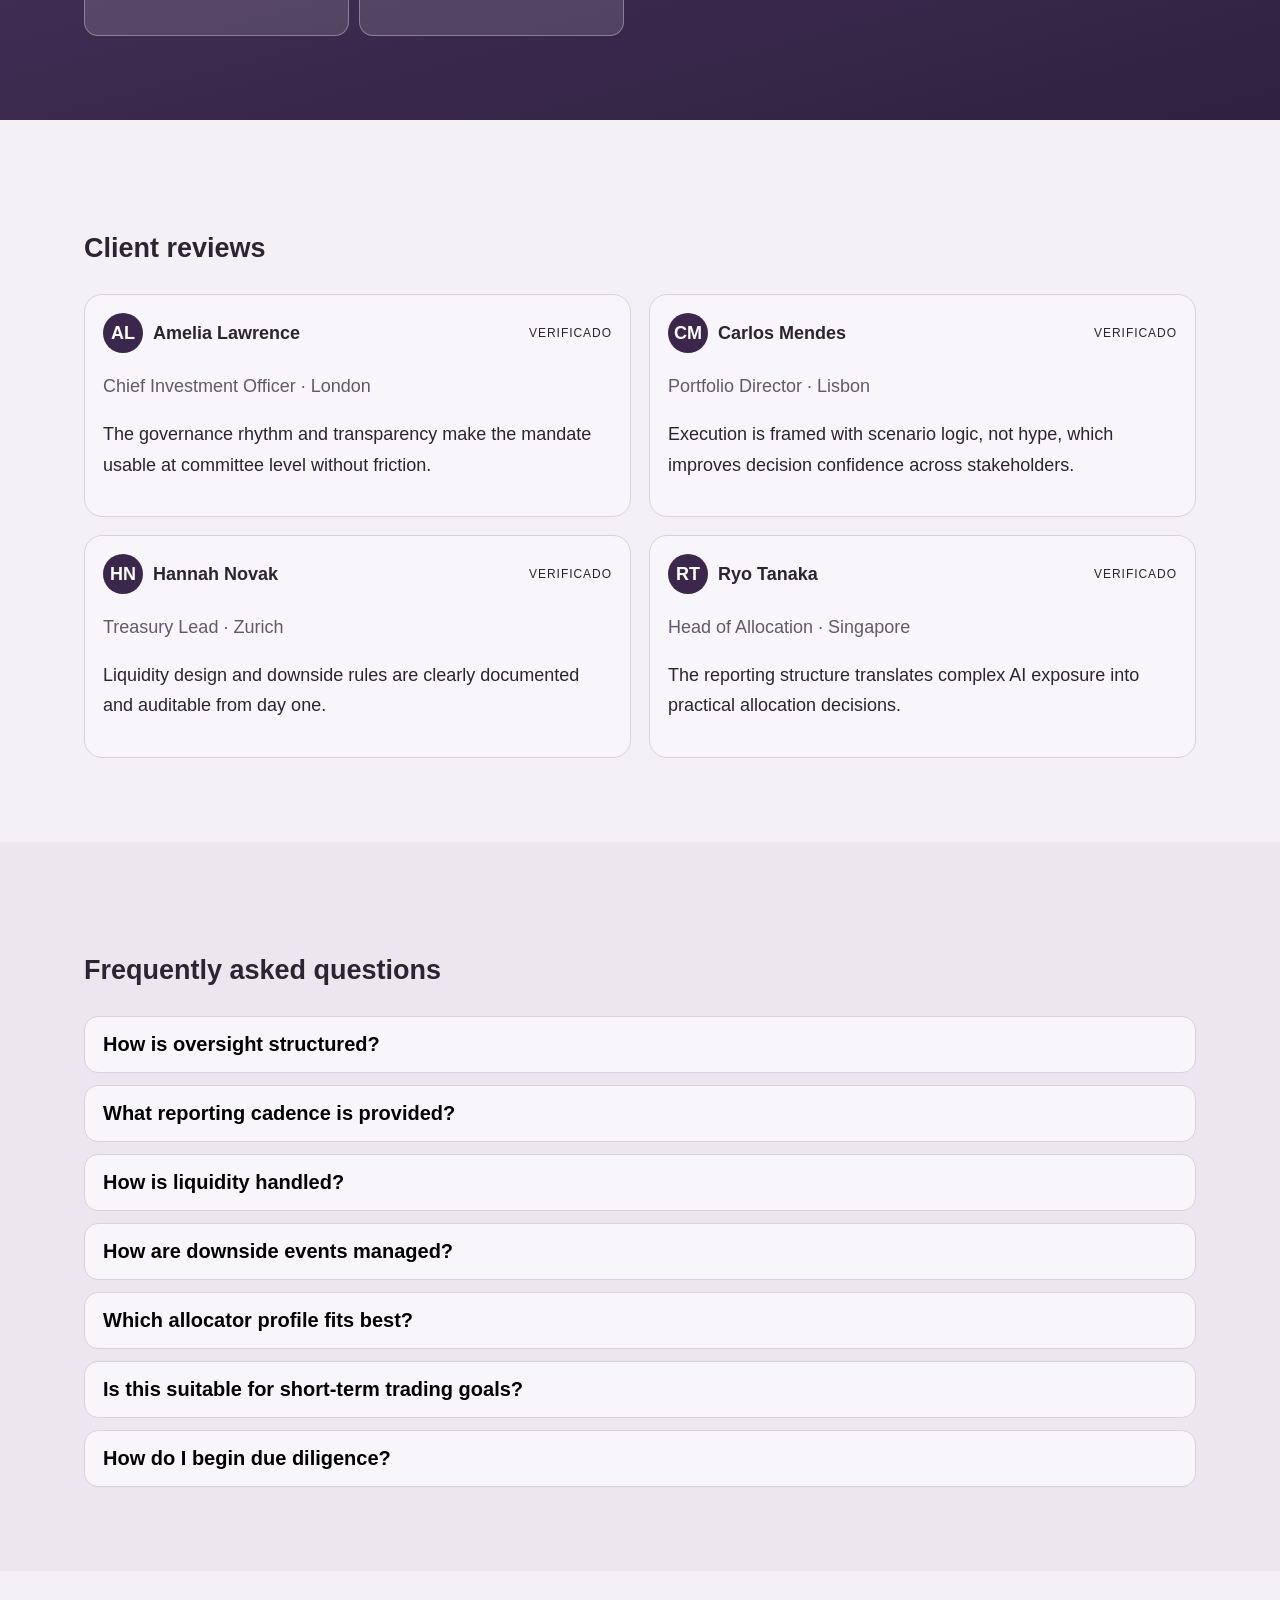
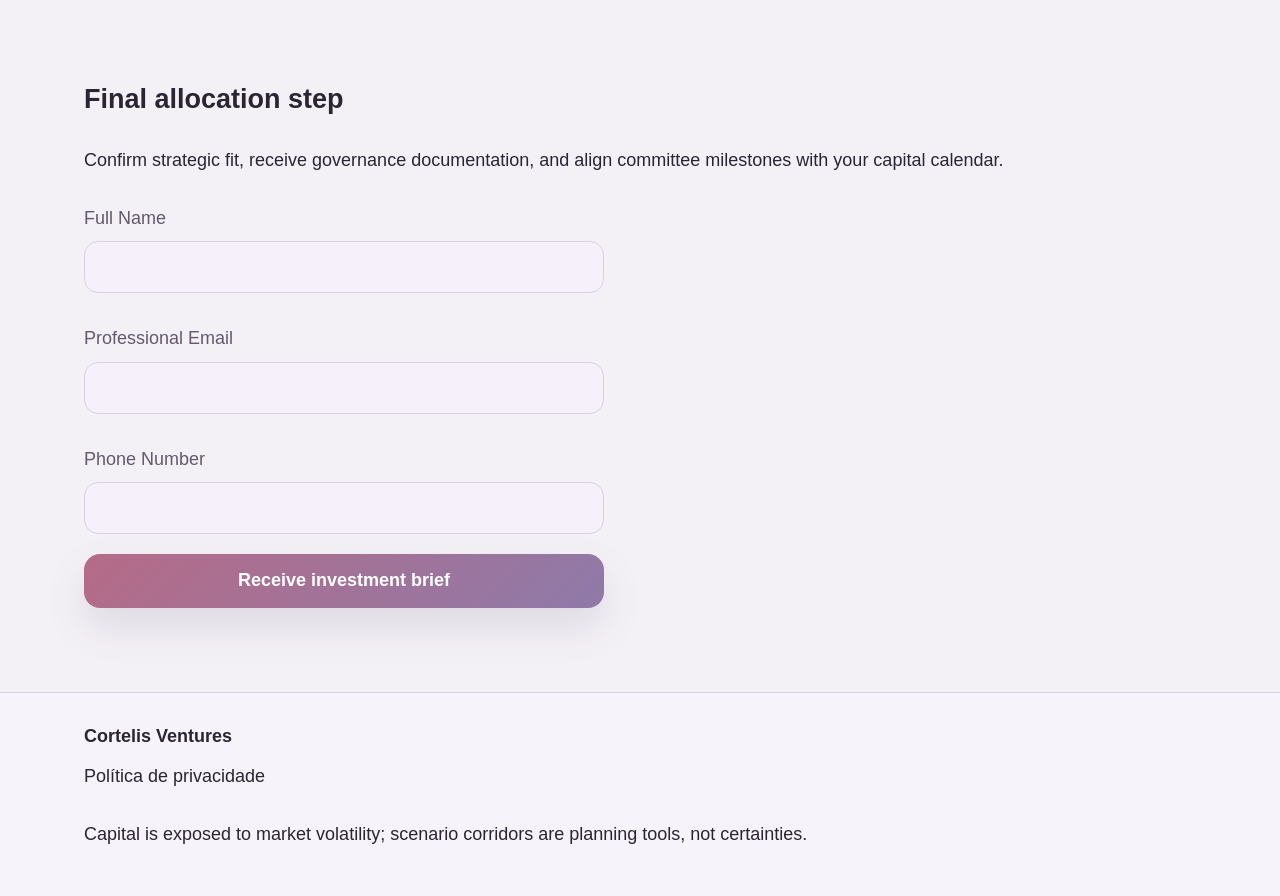
<file: pt/index.html>
<!doctype html>
<html lang="en">
<head>
<meta charset="utf-8" />
<meta name="viewport" content="width=device-width, initial-scale=1" />
<title>Cortelis Ventures | Investimentos institucionais em IA</title>
<meta name="description" content="Investimentos institucionais em IA com disciplina de alocação, gestão de liquidez e execução ajustada ao risco." />
<link rel="canonical" href="https://cortelisventures.com/pt/index.html" />
<link rel="alternate" hreflang="en" href="https://cortelisventures.com/index.html" />
<link rel="alternate" hreflang="de" href="https://cortelisventures.com/de/index.html" />
<link rel="alternate" hreflang="fr" href="https://cortelisventures.com/fr/index.html" />
<link rel="alternate" hreflang="es" href="https://cortelisventures.com/es/index.html" />
<link rel="alternate" hreflang="it" href="https://cortelisventures.com/it/index.html" />
<link rel="alternate" hreflang="tr" href="https://cortelisventures.com/tr/index.html" />
<link rel="alternate" hreflang="pt" href="https://cortelisventures.com/pt/index.html" />
<link rel="alternate" hreflang="ja" href="https://cortelisventures.com/jp/index.html" />
<link rel="alternate" hreflang="sk" href="https://cortelisventures.com/sk/index.html" />
<link rel="alternate" hreflang="nl-BE" href="https://cortelisventures.com/be/index.html" />
<link rel="alternate" hreflang="x-default" href="https://cortelisventures.com/index.html" />
<meta property="og:title" content="Cortelis Ventures | Investimentos institucionais em IA" />
<meta property="og:description" content="Investimentos institucionais em IA com disciplina de alocação, gestão de liquidez e execução ajustada ao risco." />
<meta property="og:type" content="website" />
<meta property="og:url" content="https://cortelisventures.com/pt/index.html" />
<meta name="twitter:card" content="summary_large_image" />
<meta name="twitter:title" content="Cortelis Ventures | Investimentos institucionais em IA" />
<meta name="twitter:description" content="Investimentos institucionais em IA com disciplina de alocação, gestão de liquidez e execução ajustada ao risco." />
<link rel="stylesheet" href="../assets/style.css" />
<script defer src="../assets/app.js"></script>
</head>
<body data-lang="pt">
<header class="site-header"><div class="container header-inner"><a class="brand" href="../index.html">Cortelis Ventures</a><nav class="main-nav"><a href="#s1">Mandate</a><a href="#s2">Market</a><a href="#s3">Execution</a><a href="#s4">Risk</a><a href="#s5">FAQ</a></nav><div class="header-actions"><div class="lang-wrap"><button class="lang-current" aria-haspopup="true" aria-expanded="false">Português</button><div class="lang-menu"><a href="../index.html"><span class="flag-svg"><svg viewBox="0 0 60 40" aria-hidden="true"><rect width="60" height="40" fill="#012169"/><path d="M0 0l60 40M60 0L0 40" stroke="#fff" stroke-width="8"/><path d="M0 0l60 40M60 0L0 40" stroke="#c8102e" stroke-width="4"/><path d="M30 0v40M0 20h60" stroke="#fff" stroke-width="14"/><path d="M30 0v40M0 20h60" stroke="#c8102e" stroke-width="8"/></svg></span><span>English</span></a><a href="../de/index.html"><span class="flag-svg"><svg viewBox="0 0 60 40"><rect width="60" height="13.33" fill="#000"/><rect y="13.33" width="60" height="13.33" fill="#dd0000"/><rect y="26.66" width="60" height="13.34" fill="#ffce00"/></svg></span><span>Deutsch</span></a><a href="../fr/index.html"><span class="flag-svg"><svg viewBox="0 0 60 40"><rect width="20" height="40" fill="#0055a4"/><rect x="20" width="20" height="40" fill="#fff"/><rect x="40" width="20" height="40" fill="#ef4135"/></svg></span><span>Français</span></a><a href="../es/index.html"><span class="flag-svg"><svg viewBox="0 0 60 40"><rect width="60" height="40" fill="#c60b1e"/><rect y="10" width="60" height="20" fill="#ffc400"/></svg></span><span>Español</span></a><a href="../it/index.html"><span class="flag-svg"><svg viewBox="0 0 60 40"><rect width="20" height="40" fill="#009246"/><rect x="20" width="20" height="40" fill="#fff"/><rect x="40" width="20" height="40" fill="#ce2b37"/></svg></span><span>Italiano</span></a><a href="../tr/index.html"><span class="flag-svg"><svg viewBox="0 0 60 40"><rect width="60" height="40" fill="#e30a17"/><circle cx="24" cy="20" r="9" fill="#fff"/><circle cx="27" cy="20" r="7" fill="#e30a17"/><polygon points="35,20 41,17 41,23" fill="#fff"/></svg></span><span>Türkçe</span></a><a href="../pt/index.html"><span class="flag-svg"><svg viewBox="0 0 60 40"><rect width="24" height="40" fill="#006600"/><rect x="24" width="36" height="40" fill="#ff0000"/><circle cx="28" cy="20" r="6" fill="#ffcc00"/></svg></span><span>Português</span></a><a href="../jp/index.html"><span class="flag-svg"><svg viewBox="0 0 60 40"><rect width="60" height="40" fill="#fff"/><circle cx="30" cy="20" r="10" fill="#bc002d"/></svg></span><span>日本語</span></a><a href="../sk/index.html"><span class="flag-svg"><svg viewBox="0 0 60 40"><rect width="60" height="13.33" fill="#fff"/><rect y="13.33" width="60" height="13.33" fill="#0b4ea2"/><rect y="26.66" width="60" height="13.34" fill="#ee1c25"/></svg></span><span>Slovenčina</span></a><a href="../be/index.html"><span class="flag-svg"><svg viewBox="0 0 60 40"><rect width="20" height="40" fill="#000"/><rect x="20" width="20" height="40" fill="#fdda24"/><rect x="40" width="20" height="40" fill="#ef3340"/></svg></span><span>Belgium</span></a></div></div><a class="btn btn-primary" href="#lead-form">Solicitar dossiê institucional</a><button class="burger" aria-label="menu" aria-expanded="false"><span></span><span></span><span></span></button></div></div></header>
<div class="drawer" aria-hidden="true"><div class="drawer-panel"><button class="drawer-close" aria-label="close">×</button><nav class="drawer-nav"><a href="#s1">Mandate</a><a href="#s2">Market</a><a href="#s3">Execution</a><a href="#s4">Risk</a><a href="#s5">FAQ</a><a href="../index.html"><span class="flag-svg"><svg viewBox="0 0 60 40" aria-hidden="true"><rect width="60" height="40" fill="#012169"/><path d="M0 0l60 40M60 0L0 40" stroke="#fff" stroke-width="8"/><path d="M0 0l60 40M60 0L0 40" stroke="#c8102e" stroke-width="4"/><path d="M30 0v40M0 20h60" stroke="#fff" stroke-width="14"/><path d="M30 0v40M0 20h60" stroke="#c8102e" stroke-width="8"/></svg></span><span>English</span></a><a href="../de/index.html"><span class="flag-svg"><svg viewBox="0 0 60 40"><rect width="60" height="13.33" fill="#000"/><rect y="13.33" width="60" height="13.33" fill="#dd0000"/><rect y="26.66" width="60" height="13.34" fill="#ffce00"/></svg></span><span>Deutsch</span></a><a href="../fr/index.html"><span class="flag-svg"><svg viewBox="0 0 60 40"><rect width="20" height="40" fill="#0055a4"/><rect x="20" width="20" height="40" fill="#fff"/><rect x="40" width="20" height="40" fill="#ef4135"/></svg></span><span>Français</span></a><a href="../es/index.html"><span class="flag-svg"><svg viewBox="0 0 60 40"><rect width="60" height="40" fill="#c60b1e"/><rect y="10" width="60" height="20" fill="#ffc400"/></svg></span><span>Español</span></a><a href="../it/index.html"><span class="flag-svg"><svg viewBox="0 0 60 40"><rect width="20" height="40" fill="#009246"/><rect x="20" width="20" height="40" fill="#fff"/><rect x="40" width="20" height="40" fill="#ce2b37"/></svg></span><span>Italiano</span></a><a href="../tr/index.html"><span class="flag-svg"><svg viewBox="0 0 60 40"><rect width="60" height="40" fill="#e30a17"/><circle cx="24" cy="20" r="9" fill="#fff"/><circle cx="27" cy="20" r="7" fill="#e30a17"/><polygon points="35,20 41,17 41,23" fill="#fff"/></svg></span><span>Türkçe</span></a><a href="../pt/index.html"><span class="flag-svg"><svg viewBox="0 0 60 40"><rect width="24" height="40" fill="#006600"/><rect x="24" width="36" height="40" fill="#ff0000"/><circle cx="28" cy="20" r="6" fill="#ffcc00"/></svg></span><span>Português</span></a><a href="../jp/index.html"><span class="flag-svg"><svg viewBox="0 0 60 40"><rect width="60" height="40" fill="#fff"/><circle cx="30" cy="20" r="10" fill="#bc002d"/></svg></span><span>日本語</span></a><a href="../sk/index.html"><span class="flag-svg"><svg viewBox="0 0 60 40"><rect width="60" height="13.33" fill="#fff"/><rect y="13.33" width="60" height="13.33" fill="#0b4ea2"/><rect y="26.66" width="60" height="13.34" fill="#ee1c25"/></svg></span><span>Slovenčina</span></a><a href="../be/index.html"><span class="flag-svg"><svg viewBox="0 0 60 40"><rect width="20" height="40" fill="#000"/><rect x="20" width="20" height="40" fill="#fdda24"/><rect x="40" width="20" height="40" fill="#ef3340"/></svg></span><span>Belgium</span></a><a class="btn btn-primary" href="#lead-form">Solicitar dossiê institucional</a></nav></div></div>
<main>
<section class="hero section"><div class="container hero-grid"><div class="hero-left"><h1>AI investment mandate built for institutional capital</h1><p>Cortelis Ventures structures artificial intelligence exposure through disciplined allocation, governance checkpoints, and transparent monthly reporting designed for committees.</p><p>The objective is a controlled return corridor supported by risk containment, liquidity sleeves, and execution oversight rather than promotional narratives.</p><div class="return-block"><small>Target return corridor</small><div class="big">8–15% monthly · 80–200% annualized target corridor</div></div><div class="mini-grid"><article><h3>Risk discipline</h3><p>Volatility thresholds, position sizing bands, and governance checkpoints remain active in every cycle.</p></article><article><h3>Allocation structure</h3><p>Core AI engines, tactical innovation sleeve, and liquidity reserve are maintained in an auditable framework.</p></article></div></div><div class="hero-right"><article class="card calc-card"><h2>Institutional Allocation Calculator</h2><label>Initial capital<input id="capital" type="number" min="10000" value="500000" aria-label="Initial capital"/></label><label>Time horizon (months)<input id="horizon" type="range" min="3" max="24" value="12" aria-label="Time horizon (months)"/><span id="horizonValue">12</span></label><label>Target monthly corridor<input type="text" value="8% - 15%" readonly aria-label="Target monthly corridor"/></label><label>Risk control mode<select id="riskMode" aria-label="Risk control mode"><option>Conservative</option><option selected>Balanced</option><option>Opportunistic</option></select></label><label class="toggle"><input id="liquidity" type="checkbox" checked/> Maintain liquidity buffer</label><div class="outputs"><h3>Projected corridor</h3><div class="out-grid"><div><small>Low</small><strong id="lowOut">0</strong></div><div><small>Base</small><strong id="baseOut">0</strong></div><div><small>High</small><strong id="highOut">0</strong></div></div><p id="volNote">Volatility containment note</p><p id="drawNote">Drawdown containment assumption</p><p class="disc">Illustrative scenarios only. Not a guarantee of future outcome.</p></div></article><article class="card form-card" id="lead-form"><h2>Schedule committee call</h2><form><label>Full Name<input required type="text" /></label><label>Professional Email<input required type="email" /></label><label>Phone Number<input required type="tel" /></label><button class="btn btn-primary" type="submit">Receive investment brief</button></form></article></div></div></section>
<section id="s1" class="section alt"><div class="container split"><div><h2>KPI Strip</h2><p>Structured KPI hierarchy with target corridor context, baseline comparison, interpretation, and allocation implication.</p></div><div class="kpi-panel"><div class="primary">12.1%</div><div class="kpi-mini"><span>Governance score</span><strong>91/100</strong></div><div class="kpi-mini"><span>Liquidity sleeve</span><strong>18%</strong></div><div class="kpi-mini"><span>Execution adherence</span><strong>96%</strong></div></div></div></section>
<section id="s2" class="section"><div class="container split reverse"><div class="ring-wrap"><div class="ring"><span>67%</span></div><ul><li>AI demand from regulated sectors</li><li>Baseline benchmark spread</li><li>Committee-level adoption momentum</li></ul></div><div><h2>Why this market now</h2><p>Market adoption, enterprise deployment, and policy alignment create a timing window for disciplined capital programs.</p></div></div></section>
<section id="s3" class="section alt"><div class="container split"><div><h2>Mandate model</h2><p>Mandate model combines core engines, tactical themes, and liquidity reserve with strict governance lanes.</p></div><div class="stacked"><span style="width:42%">Core AI 42%</span><span style="width:28%">Data infra 28%</span><span style="width:18%">Applied robotics 18%</span><span style="width:12%">Cash buffer 12%</span></div></div></section>
<section id="s4" class="section"><div class="container timeline"><h2>Execution timeline</h2><div class="time-grid"><article><strong>Month 1-2</strong><p>Mandate calibration and governance baseline.</p></article><article><strong>Month 3-6</strong><p>Execution cadence with monitored corridors.</p></article><article><strong>Month 7-12</strong><p>Attribution review and committee optimization.</p></article></div></div></section>
<section id="s5" class="section alt"><div class="container split reverse"><div class="waterfall"><div class="bar a"></div><div class="bar b"></div><div class="bar c"></div><div class="bar d"></div></div><div><h2>Oversight metrics</h2><p>Driver waterfall explains where corridor expansion or compression originates and how capital policy adapts.</p></div></div></section>
<section id="s6" class="section"><div class="container split"><div><h2>Research insights</h2><p>Research engine links signal quality, governance validation, and practical execution notes for allocators.</p></div><div class="table-wrap"><table><thead><tr><th>Module</th><th>Delta</th><th>Investor gain</th></tr></thead><tbody><tr><td>Signal quality</td><td>+14</td><td>Higher conviction in sizing bands</td></tr><tr><td>Execution slippage</td><td>-6</td><td>Improved capital efficiency</td></tr><tr><td>Liquidity readiness</td><td>+11</td><td>Faster response capacity</td></tr></tbody></table></div></div></section>
<section id="s7" class="section dark"><div class="container split reverse"><div class="matrix"><div>A1<br/>low stress</div><div>A2<br/>hedge layer</div><div>B1<br/>buffered risk</div><div>B2<br/>active mitigation</div></div><div><h2>Risk matrix</h2><p>Quadrant matrix maps impact and probability, then assigns mitigation notes for each scenario band.</p></div></div></section>
<section id="s8" class="section"><div class="container"><h2>Client reviews</h2><div class="reviews"><article class="review-card"><div class="review-head"><span class="avatar">AL</span><strong>Amelia Lawrence</strong><span class="badge">VERIFICADO</span></div><p class="role">Chief Investment Officer · London</p><p>The governance rhythm and transparency make the mandate usable at committee level without friction.</p></article><article class="review-card"><div class="review-head"><span class="avatar">CM</span><strong>Carlos Mendes</strong><span class="badge">VERIFICADO</span></div><p class="role">Portfolio Director · Lisbon</p><p>Execution is framed with scenario logic, not hype, which improves decision confidence across stakeholders.</p></article><article class="review-card"><div class="review-head"><span class="avatar">HN</span><strong>Hannah Novak</strong><span class="badge">VERIFICADO</span></div><p class="role">Treasury Lead · Zurich</p><p>Liquidity design and downside rules are clearly documented and auditable from day one.</p></article><article class="review-card"><div class="review-head"><span class="avatar">RT</span><strong>Ryo Tanaka</strong><span class="badge">VERIFICADO</span></div><p class="role">Head of Allocation · Singapore</p><p>The reporting structure translates complex AI exposure into practical allocation decisions.</p></article></div></div></section>
<section id="s9" class="section alt"><div class="container"><h2>Frequently asked questions</h2><div class="faq"><article class="faq-item"><button class="faq-q" aria-expanded="false">How is oversight structured?</button><div class="faq-a"><p>An investment committee reviews exposure limits, model updates, liquidity levels, and scenario outcomes on a fixed monthly cadence.</p></div></article><article class="faq-item"><button class="faq-q" aria-expanded="false">What reporting cadence is provided?</button><div class="faq-a"><p>Investors receive monthly packets and quarterly governance summaries with attribution, scenario corridors, and action logs.</p></div></article><article class="faq-item"><button class="faq-q" aria-expanded="false">How is liquidity handled?</button><div class="faq-a"><p>A dedicated liquidity sleeve remains available to reduce stress during volatility regimes and to preserve optionality.</p></div></article><article class="faq-item"><button class="faq-q" aria-expanded="false">How are downside events managed?</button><div class="faq-a"><p>Position sizing, stop frameworks, and diversification across AI themes are adjusted when volatility thresholds are breached.</p></div></article><article class="faq-item"><button class="faq-q" aria-expanded="false">Which allocator profile fits best?</button><div class="faq-a"><p>Family offices, funds, and treasury teams seeking AI exposure with operational governance typically benefit most.</p></div></article><article class="faq-item"><button class="faq-q" aria-expanded="false">Is this suitable for short-term trading goals?</button><div class="faq-a"><p>No. The mandate is designed for disciplined capital programs with policy-based decision frameworks.</p></div></article><article class="faq-item"><button class="faq-q" aria-expanded="false">How do I begin due diligence?</button><div class="faq-a"><p>Submit the form to receive the institutional brief, governance map, and onboarding checklist.</p></div></article></div></div></section>
<section id="s10" class="section"><div class="container cta-panel"><h2>Final allocation step</h2><p>Confirm strategic fit, receive governance documentation, and align committee milestones with your capital calendar.</p><form><label>Full Name<input required type="text" /></label><label>Professional Email<input required type="email" /></label><label>Phone Number<input required type="tel" /></label><button class="btn btn-primary" type="submit">Receive investment brief</button></form></div></section>
</main>
<footer class="site-footer"><div class="container foot"><strong>Cortelis Ventures</strong><a href="#" class="privacy-open">Política de privacidade</a><p>Capital is exposed to market volatility; scenario corridors are planning tools, not certainties.</p></div></footer>
<div class="modal" aria-hidden="true"><div class="modal-dialog" role="dialog" aria-modal="true"><button class="modal-x" aria-label="Fechar">×</button><h2>Política de privacidade</h2><div class="modal-scroll"><section><h3>Introduction</h3><p>The objective is a controlled return corridor supported by risk containment, liquidity sleeves, and execution oversight rather than promotional narratives.</p></section><section><h3>Data collection</h3><p>The objective is a controlled return corridor supported by risk containment, liquidity sleeves, and execution oversight rather than promotional narratives.</p></section><section><h3>Legal basis</h3><p>The objective is a controlled return corridor supported by risk containment, liquidity sleeves, and execution oversight rather than promotional narratives.</p></section><section><h3>Cookies</h3><p>The objective is a controlled return corridor supported by risk containment, liquidity sleeves, and execution oversight rather than promotional narratives.</p></section><section><h3>Retention</h3><p>The objective is a controlled return corridor supported by risk containment, liquidity sleeves, and execution oversight rather than promotional narratives.</p></section><section><h3>Third-party sharing</h3><p>The objective is a controlled return corridor supported by risk containment, liquidity sleeves, and execution oversight rather than promotional narratives.</p></section><section><h3>Security</h3><p>The objective is a controlled return corridor supported by risk containment, liquidity sleeves, and execution oversight rather than promotional narratives.</p></section><section><h3>User rights</h3><p>The objective is a controlled return corridor supported by risk containment, liquidity sleeves, and execution oversight rather than promotional narratives.</p></section><section><h3>International transfers</h3><p>The objective is a controlled return corridor supported by risk containment, liquidity sleeves, and execution oversight rather than promotional narratives.</p></section><section><h3>Industry risk disclosure</h3><p>The objective is a controlled return corridor supported by risk containment, liquidity sleeves, and execution oversight rather than promotional narratives.</p></section><section><h3>Contact</h3><p>The objective is a controlled return corridor supported by risk containment, liquidity sleeves, and execution oversight rather than promotional narratives.</p></section></div><div class="modal-foot"><button class="btn btn-secondary modal-close">Fechar</button></div></div></div>
<script type="application/ld+json">{"@context":"https://schema.org","@type":"Organization","name":"Cortelis Ventures","url":"https://cortelisventures.com"}</script>
<script type="application/ld+json">{"@context":"https://schema.org","@type":"WebSite","name":"Cortelis Ventures","url":"https://cortelisventures.com"}</script>
<script type="application/ld+json">{"@context":"https://schema.org","@type":"FAQPage","mainEntity":[{"@type":"Question","name":"How is oversight structured?","acceptedAnswer":{"@type":"Answer","text":"An investment committee reviews exposure limits, model updates, liquidity levels, and scenario outcomes on a fixed monthly cadence."}},{"@type":"Question","name":"What reporting cadence is provided?","acceptedAnswer":{"@type":"Answer","text":"Investors receive monthly packets and quarterly governance summaries with attribution, scenario corridors, and action logs."}},{"@type":"Question","name":"How is liquidity handled?","acceptedAnswer":{"@type":"Answer","text":"A dedicated liquidity sleeve remains available to reduce stress during volatility regimes and to preserve optionality."}},{"@type":"Question","name":"How are downside events managed?","acceptedAnswer":{"@type":"Answer","text":"Position sizing, stop frameworks, and diversification across AI themes are adjusted when volatility thresholds are breached."}},{"@type":"Question","name":"Which allocator profile fits best?","acceptedAnswer":{"@type":"Answer","text":"Family offices, funds, and treasury teams seeking AI exposure with operational governance typically benefit most."}},{"@type":"Question","name":"Is this suitable for short-term trading goals?","acceptedAnswer":{"@type":"Answer","text":"No. The mandate is designed for disciplined capital programs with policy-based decision frameworks."}},{"@type":"Question","name":"How do I begin due diligence?","acceptedAnswer":{"@type":"Answer","text":"Submit the form to receive the institutional brief, governance map, and onboarding checklist."}}]}</script>
<script type="application/ld+json">{"@context":"https://schema.org","@type":"Review","reviewBody":"The governance rhythm and transparency make the mandate usable at committee level without friction.","author":{"@type":"Person","name":"Amelia Lawrence"}}</script>
</body></html>
</file>
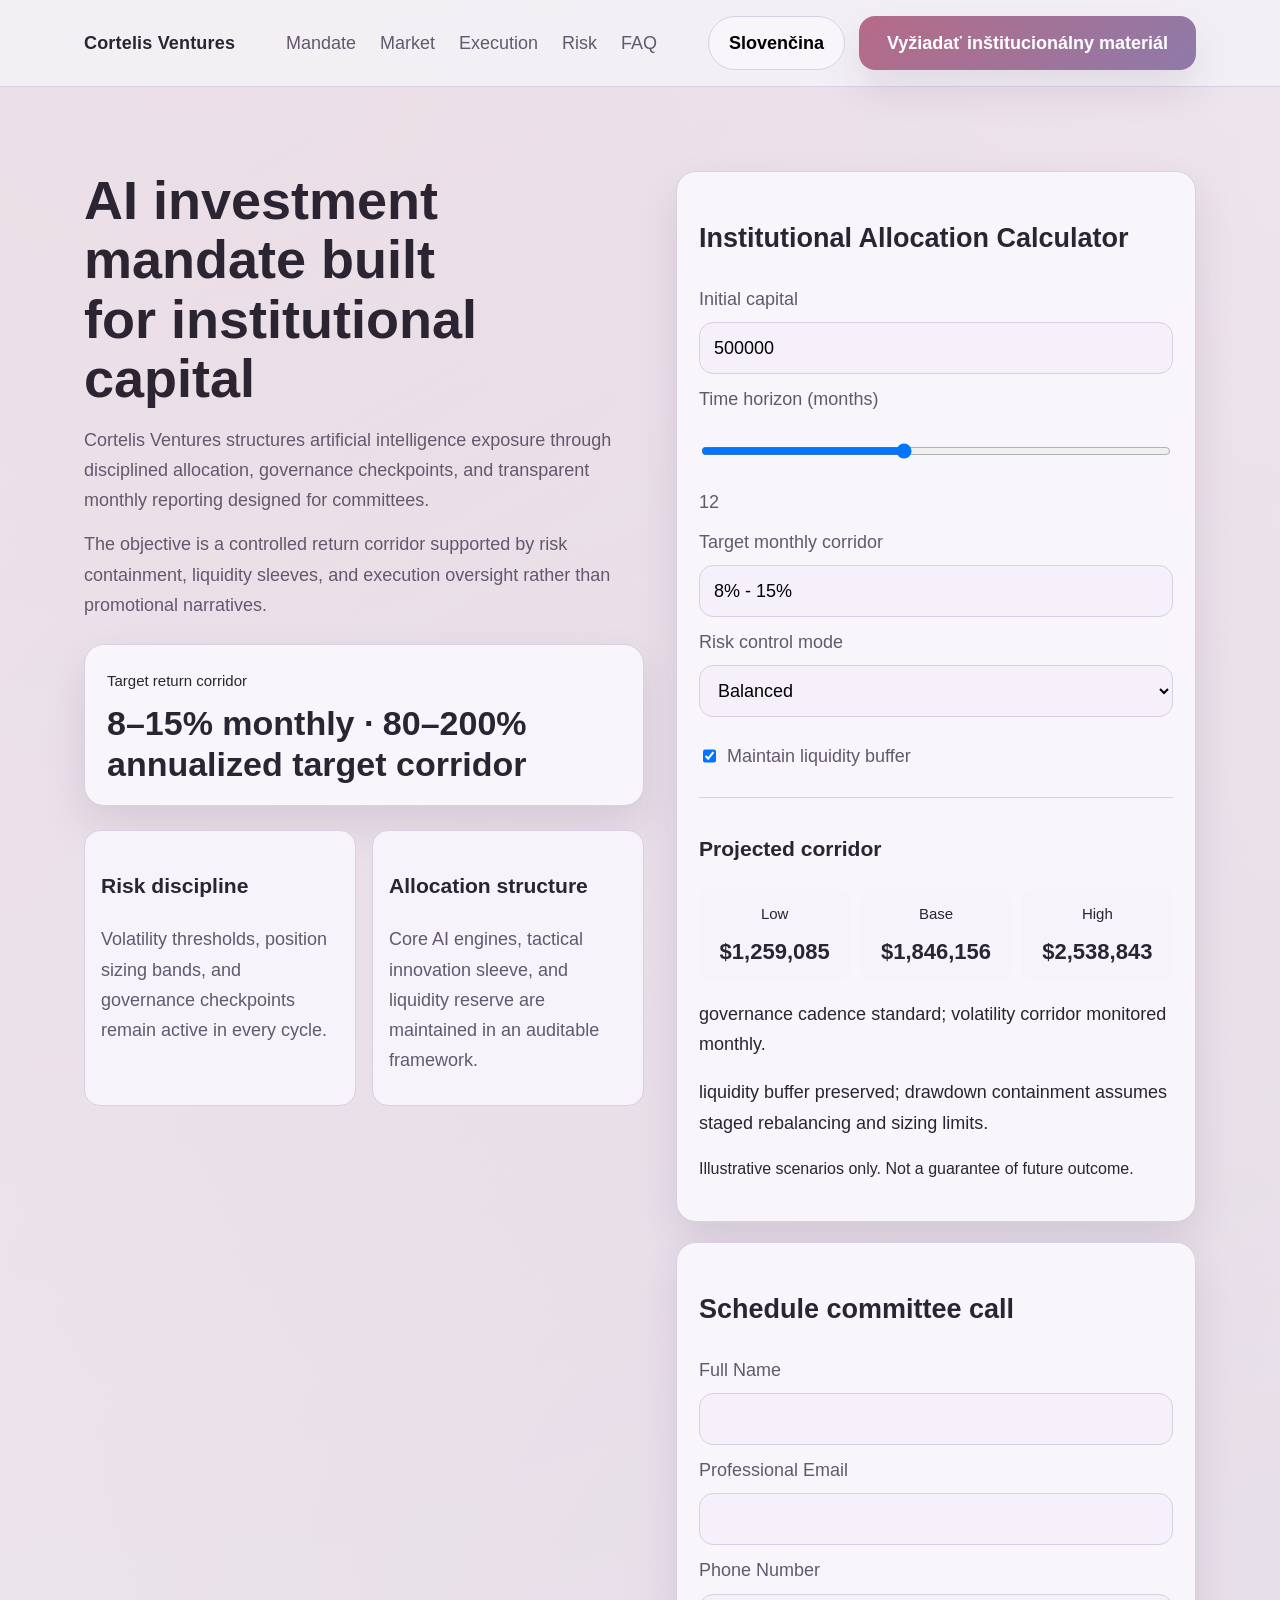
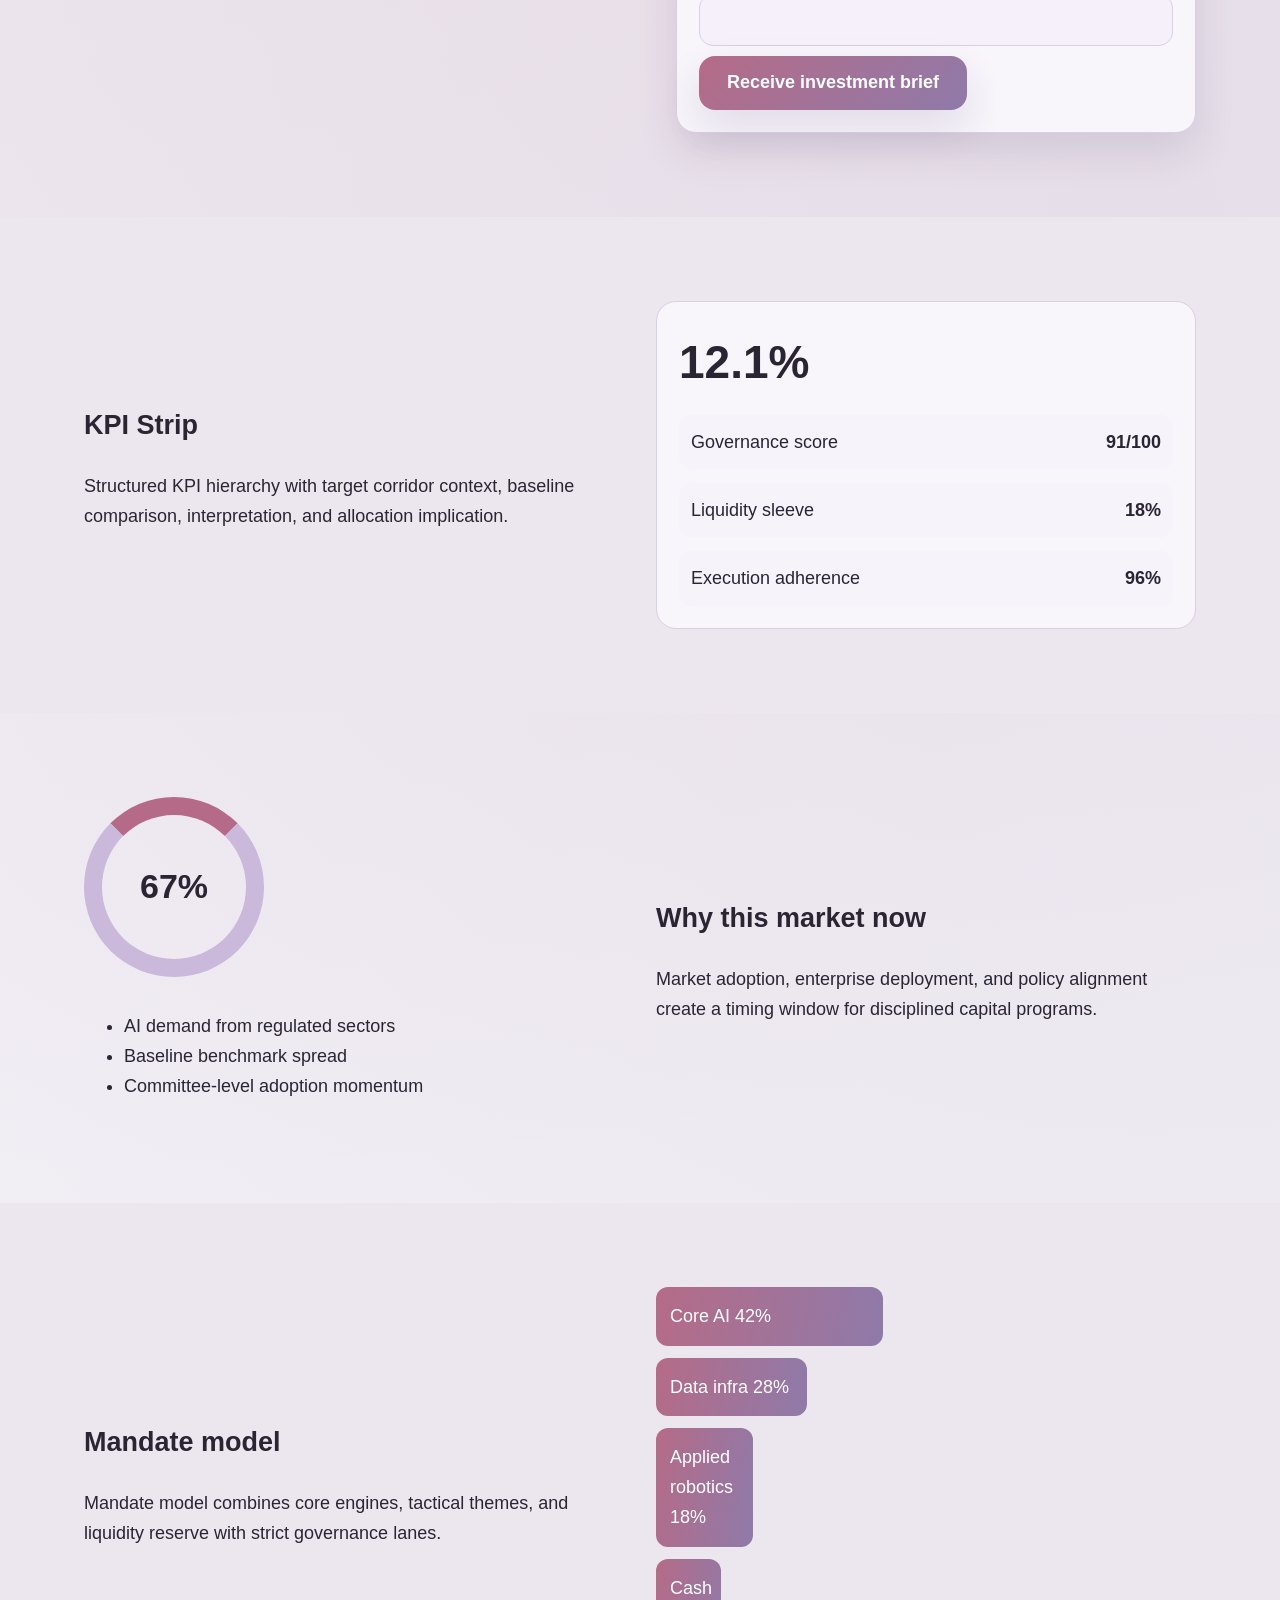
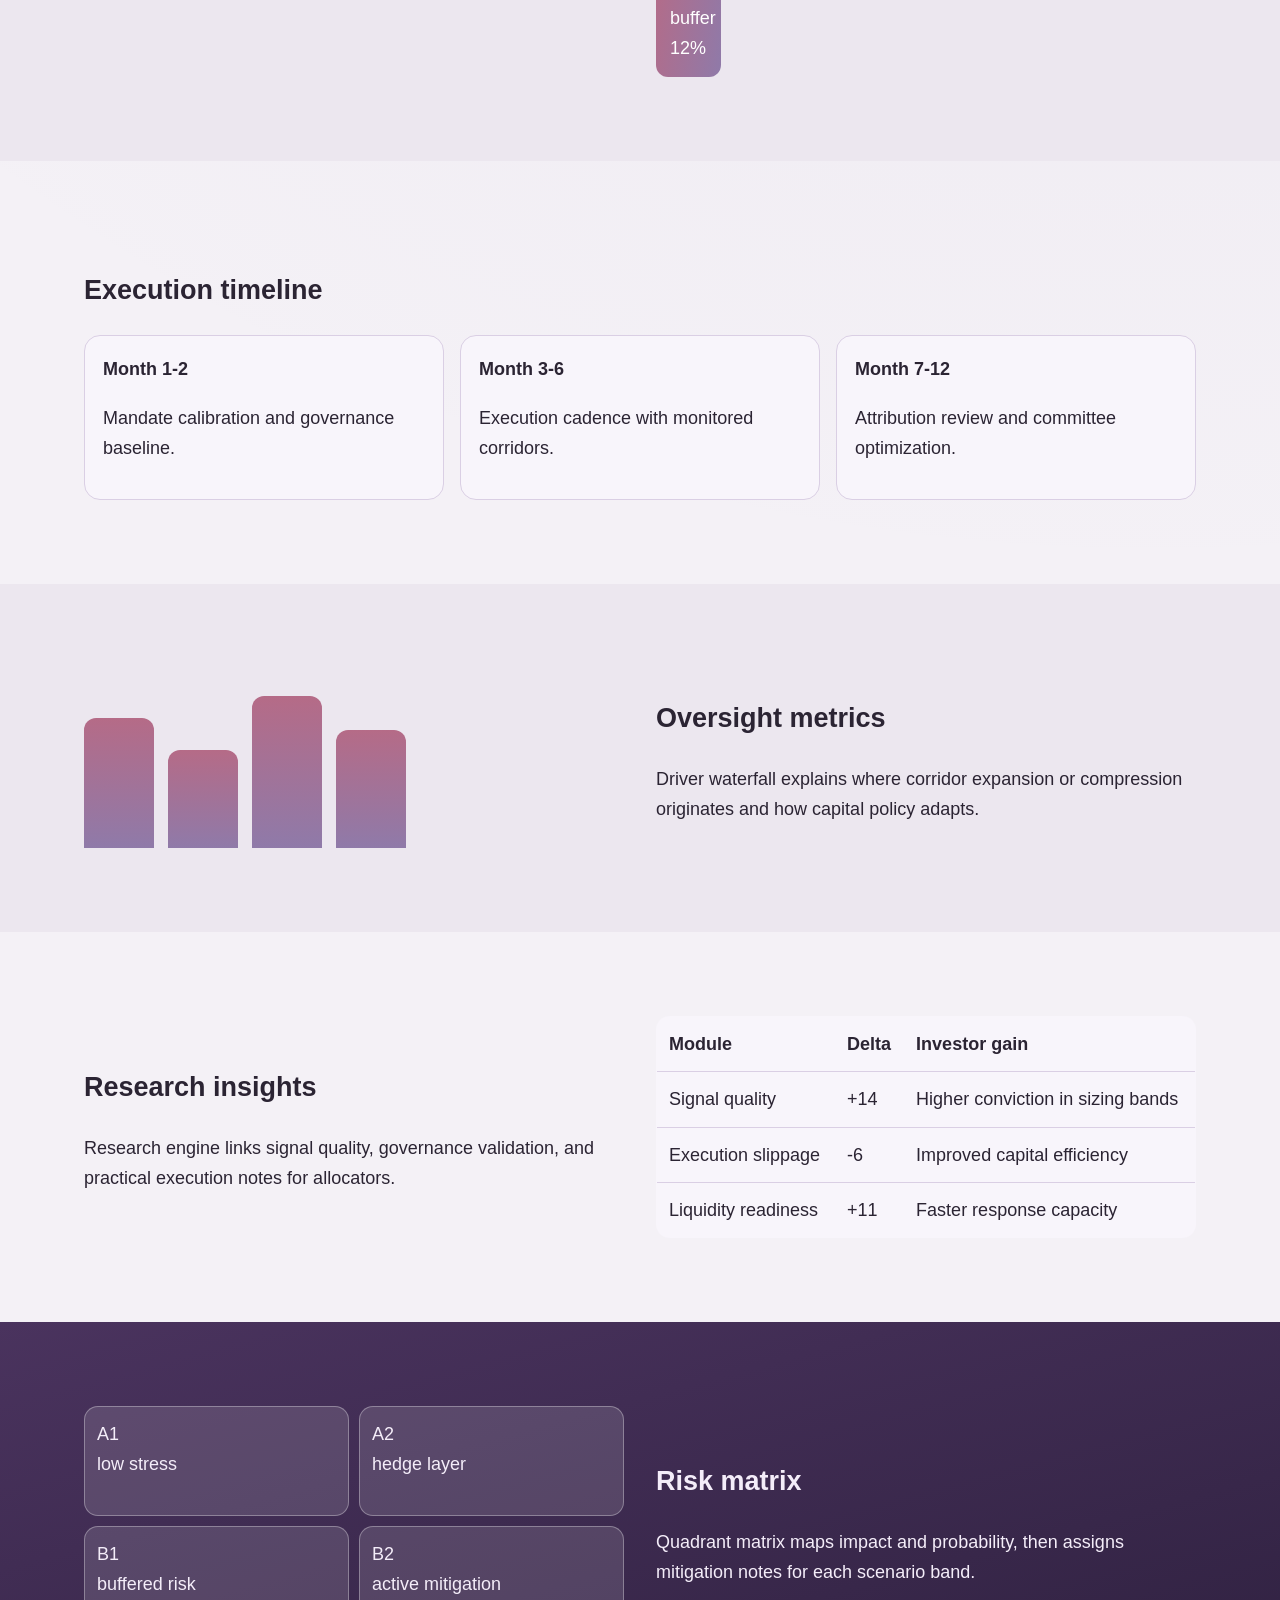
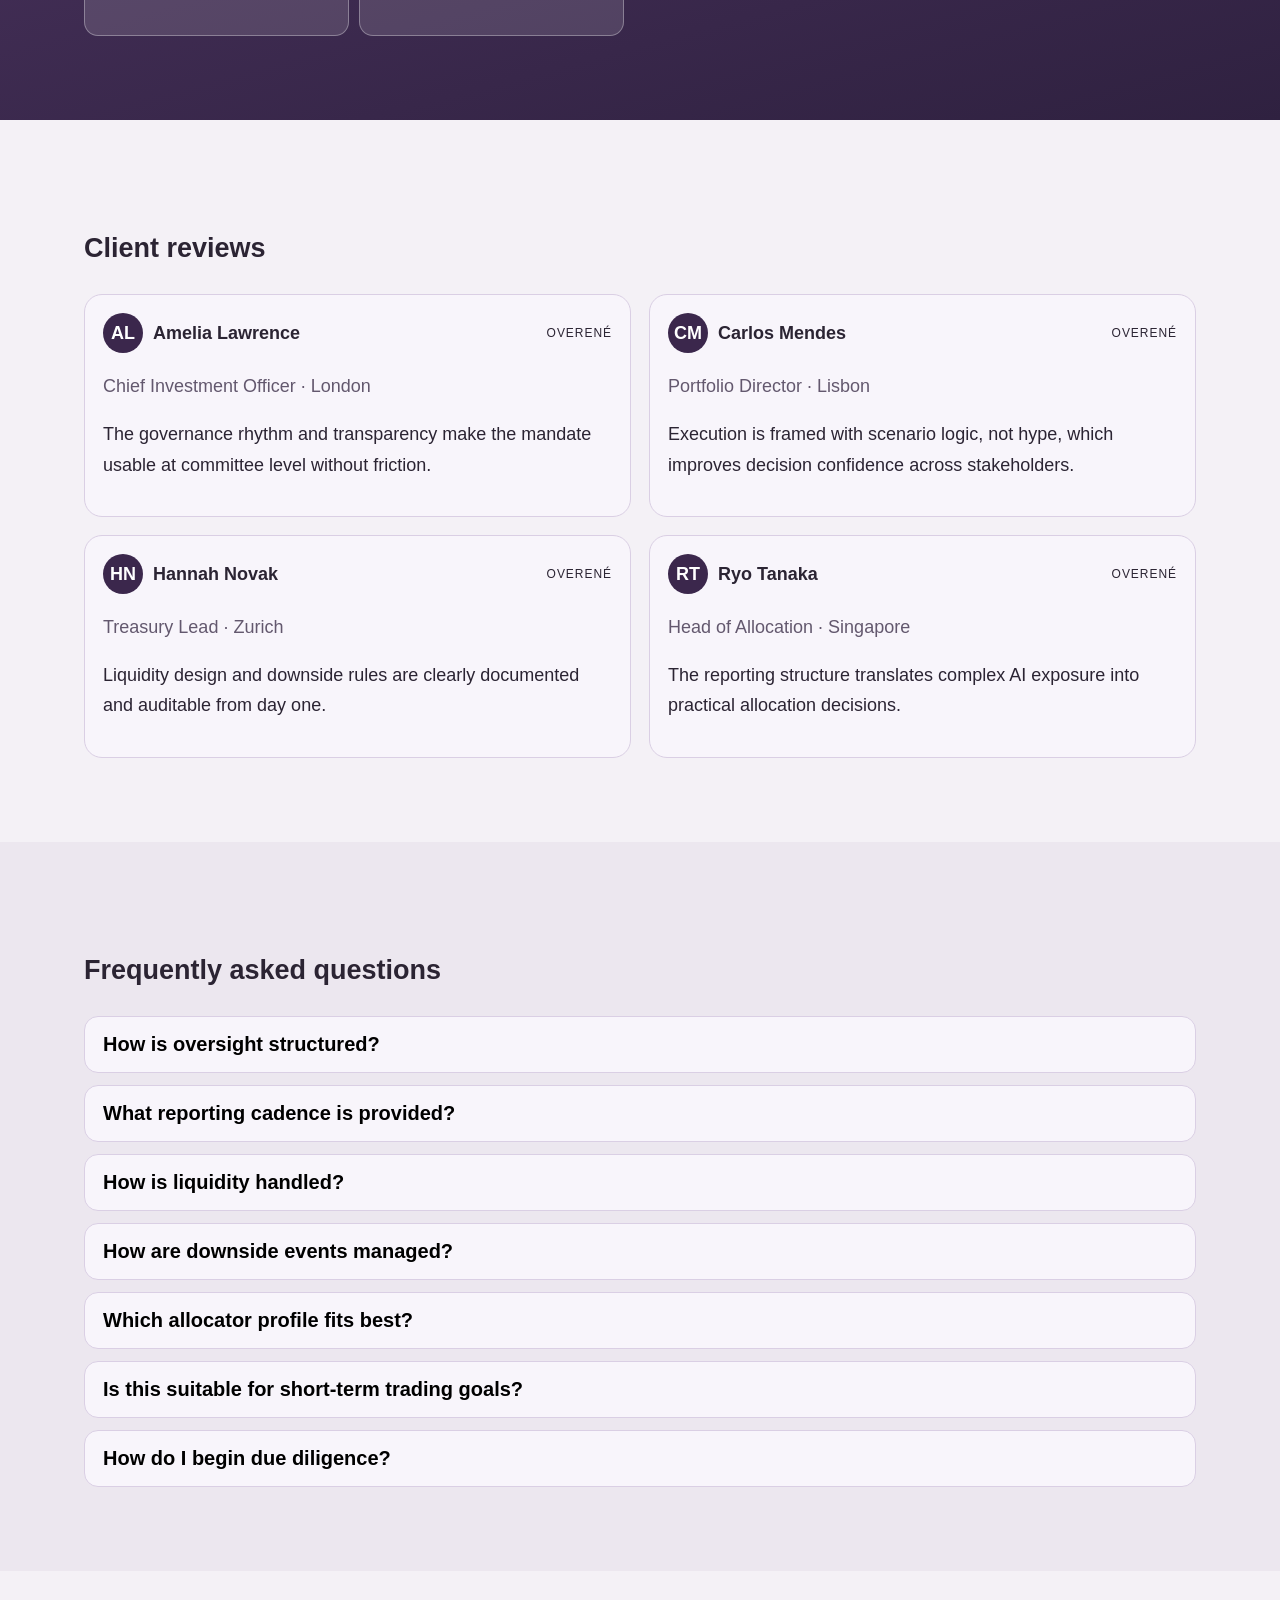
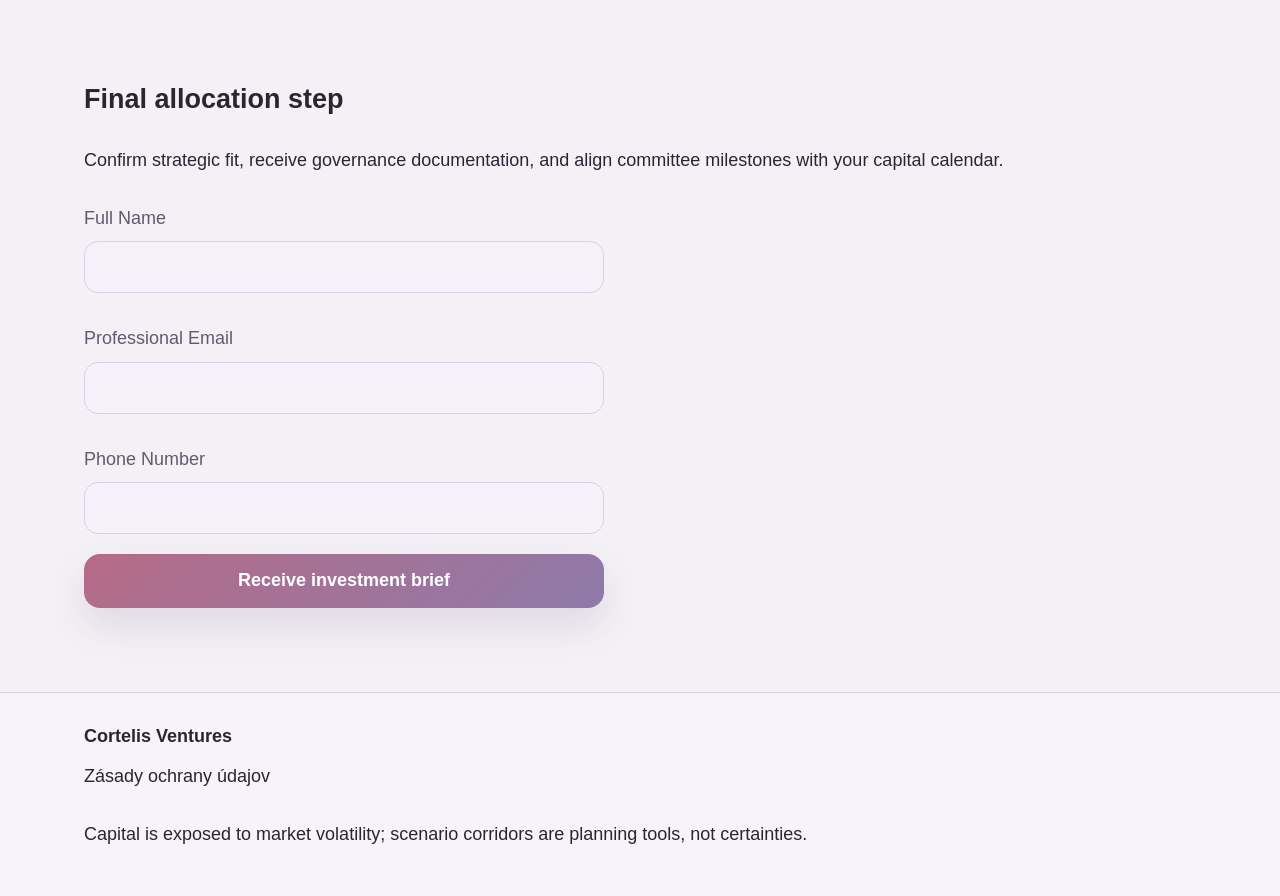
<file: sk/index.html>
<!doctype html>
<html lang="en">
<head>
<meta charset="utf-8" />
<meta name="viewport" content="width=device-width, initial-scale=1" />
<title>Cortelis Ventures | Inštitucionálne AI investície</title>
<meta name="description" content="Inštitucionálne AI investície s disciplínou alokácie, riadením likvidity a realizáciou upravenou podľa rizika." />
<link rel="canonical" href="https://cortelisventures.com/sk/index.html" />
<link rel="alternate" hreflang="en" href="https://cortelisventures.com/index.html" />
<link rel="alternate" hreflang="de" href="https://cortelisventures.com/de/index.html" />
<link rel="alternate" hreflang="fr" href="https://cortelisventures.com/fr/index.html" />
<link rel="alternate" hreflang="es" href="https://cortelisventures.com/es/index.html" />
<link rel="alternate" hreflang="it" href="https://cortelisventures.com/it/index.html" />
<link rel="alternate" hreflang="tr" href="https://cortelisventures.com/tr/index.html" />
<link rel="alternate" hreflang="pt" href="https://cortelisventures.com/pt/index.html" />
<link rel="alternate" hreflang="ja" href="https://cortelisventures.com/jp/index.html" />
<link rel="alternate" hreflang="sk" href="https://cortelisventures.com/sk/index.html" />
<link rel="alternate" hreflang="nl-BE" href="https://cortelisventures.com/be/index.html" />
<link rel="alternate" hreflang="x-default" href="https://cortelisventures.com/index.html" />
<meta property="og:title" content="Cortelis Ventures | Inštitucionálne AI investície" />
<meta property="og:description" content="Inštitucionálne AI investície s disciplínou alokácie, riadením likvidity a realizáciou upravenou podľa rizika." />
<meta property="og:type" content="website" />
<meta property="og:url" content="https://cortelisventures.com/sk/index.html" />
<meta name="twitter:card" content="summary_large_image" />
<meta name="twitter:title" content="Cortelis Ventures | Inštitucionálne AI investície" />
<meta name="twitter:description" content="Inštitucionálne AI investície s disciplínou alokácie, riadením likvidity a realizáciou upravenou podľa rizika." />
<link rel="stylesheet" href="../assets/style.css" />
<script defer src="../assets/app.js"></script>
</head>
<body data-lang="sk">
<header class="site-header"><div class="container header-inner"><a class="brand" href="../index.html">Cortelis Ventures</a><nav class="main-nav"><a href="#s1">Mandate</a><a href="#s2">Market</a><a href="#s3">Execution</a><a href="#s4">Risk</a><a href="#s5">FAQ</a></nav><div class="header-actions"><div class="lang-wrap"><button class="lang-current" aria-haspopup="true" aria-expanded="false">Slovenčina</button><div class="lang-menu"><a href="../index.html"><span class="flag-svg"><svg viewBox="0 0 60 40" aria-hidden="true"><rect width="60" height="40" fill="#012169"/><path d="M0 0l60 40M60 0L0 40" stroke="#fff" stroke-width="8"/><path d="M0 0l60 40M60 0L0 40" stroke="#c8102e" stroke-width="4"/><path d="M30 0v40M0 20h60" stroke="#fff" stroke-width="14"/><path d="M30 0v40M0 20h60" stroke="#c8102e" stroke-width="8"/></svg></span><span>English</span></a><a href="../de/index.html"><span class="flag-svg"><svg viewBox="0 0 60 40"><rect width="60" height="13.33" fill="#000"/><rect y="13.33" width="60" height="13.33" fill="#dd0000"/><rect y="26.66" width="60" height="13.34" fill="#ffce00"/></svg></span><span>Deutsch</span></a><a href="../fr/index.html"><span class="flag-svg"><svg viewBox="0 0 60 40"><rect width="20" height="40" fill="#0055a4"/><rect x="20" width="20" height="40" fill="#fff"/><rect x="40" width="20" height="40" fill="#ef4135"/></svg></span><span>Français</span></a><a href="../es/index.html"><span class="flag-svg"><svg viewBox="0 0 60 40"><rect width="60" height="40" fill="#c60b1e"/><rect y="10" width="60" height="20" fill="#ffc400"/></svg></span><span>Español</span></a><a href="../it/index.html"><span class="flag-svg"><svg viewBox="0 0 60 40"><rect width="20" height="40" fill="#009246"/><rect x="20" width="20" height="40" fill="#fff"/><rect x="40" width="20" height="40" fill="#ce2b37"/></svg></span><span>Italiano</span></a><a href="../tr/index.html"><span class="flag-svg"><svg viewBox="0 0 60 40"><rect width="60" height="40" fill="#e30a17"/><circle cx="24" cy="20" r="9" fill="#fff"/><circle cx="27" cy="20" r="7" fill="#e30a17"/><polygon points="35,20 41,17 41,23" fill="#fff"/></svg></span><span>Türkçe</span></a><a href="../pt/index.html"><span class="flag-svg"><svg viewBox="0 0 60 40"><rect width="24" height="40" fill="#006600"/><rect x="24" width="36" height="40" fill="#ff0000"/><circle cx="28" cy="20" r="6" fill="#ffcc00"/></svg></span><span>Português</span></a><a href="../jp/index.html"><span class="flag-svg"><svg viewBox="0 0 60 40"><rect width="60" height="40" fill="#fff"/><circle cx="30" cy="20" r="10" fill="#bc002d"/></svg></span><span>日本語</span></a><a href="../sk/index.html"><span class="flag-svg"><svg viewBox="0 0 60 40"><rect width="60" height="13.33" fill="#fff"/><rect y="13.33" width="60" height="13.33" fill="#0b4ea2"/><rect y="26.66" width="60" height="13.34" fill="#ee1c25"/></svg></span><span>Slovenčina</span></a><a href="../be/index.html"><span class="flag-svg"><svg viewBox="0 0 60 40"><rect width="20" height="40" fill="#000"/><rect x="20" width="20" height="40" fill="#fdda24"/><rect x="40" width="20" height="40" fill="#ef3340"/></svg></span><span>Belgium</span></a></div></div><a class="btn btn-primary" href="#lead-form">Vyžiadať inštitucionálny materiál</a><button class="burger" aria-label="menu" aria-expanded="false"><span></span><span></span><span></span></button></div></div></header>
<div class="drawer" aria-hidden="true"><div class="drawer-panel"><button class="drawer-close" aria-label="close">×</button><nav class="drawer-nav"><a href="#s1">Mandate</a><a href="#s2">Market</a><a href="#s3">Execution</a><a href="#s4">Risk</a><a href="#s5">FAQ</a><a href="../index.html"><span class="flag-svg"><svg viewBox="0 0 60 40" aria-hidden="true"><rect width="60" height="40" fill="#012169"/><path d="M0 0l60 40M60 0L0 40" stroke="#fff" stroke-width="8"/><path d="M0 0l60 40M60 0L0 40" stroke="#c8102e" stroke-width="4"/><path d="M30 0v40M0 20h60" stroke="#fff" stroke-width="14"/><path d="M30 0v40M0 20h60" stroke="#c8102e" stroke-width="8"/></svg></span><span>English</span></a><a href="../de/index.html"><span class="flag-svg"><svg viewBox="0 0 60 40"><rect width="60" height="13.33" fill="#000"/><rect y="13.33" width="60" height="13.33" fill="#dd0000"/><rect y="26.66" width="60" height="13.34" fill="#ffce00"/></svg></span><span>Deutsch</span></a><a href="../fr/index.html"><span class="flag-svg"><svg viewBox="0 0 60 40"><rect width="20" height="40" fill="#0055a4"/><rect x="20" width="20" height="40" fill="#fff"/><rect x="40" width="20" height="40" fill="#ef4135"/></svg></span><span>Français</span></a><a href="../es/index.html"><span class="flag-svg"><svg viewBox="0 0 60 40"><rect width="60" height="40" fill="#c60b1e"/><rect y="10" width="60" height="20" fill="#ffc400"/></svg></span><span>Español</span></a><a href="../it/index.html"><span class="flag-svg"><svg viewBox="0 0 60 40"><rect width="20" height="40" fill="#009246"/><rect x="20" width="20" height="40" fill="#fff"/><rect x="40" width="20" height="40" fill="#ce2b37"/></svg></span><span>Italiano</span></a><a href="../tr/index.html"><span class="flag-svg"><svg viewBox="0 0 60 40"><rect width="60" height="40" fill="#e30a17"/><circle cx="24" cy="20" r="9" fill="#fff"/><circle cx="27" cy="20" r="7" fill="#e30a17"/><polygon points="35,20 41,17 41,23" fill="#fff"/></svg></span><span>Türkçe</span></a><a href="../pt/index.html"><span class="flag-svg"><svg viewBox="0 0 60 40"><rect width="24" height="40" fill="#006600"/><rect x="24" width="36" height="40" fill="#ff0000"/><circle cx="28" cy="20" r="6" fill="#ffcc00"/></svg></span><span>Português</span></a><a href="../jp/index.html"><span class="flag-svg"><svg viewBox="0 0 60 40"><rect width="60" height="40" fill="#fff"/><circle cx="30" cy="20" r="10" fill="#bc002d"/></svg></span><span>日本語</span></a><a href="../sk/index.html"><span class="flag-svg"><svg viewBox="0 0 60 40"><rect width="60" height="13.33" fill="#fff"/><rect y="13.33" width="60" height="13.33" fill="#0b4ea2"/><rect y="26.66" width="60" height="13.34" fill="#ee1c25"/></svg></span><span>Slovenčina</span></a><a href="../be/index.html"><span class="flag-svg"><svg viewBox="0 0 60 40"><rect width="20" height="40" fill="#000"/><rect x="20" width="20" height="40" fill="#fdda24"/><rect x="40" width="20" height="40" fill="#ef3340"/></svg></span><span>Belgium</span></a><a class="btn btn-primary" href="#lead-form">Vyžiadať inštitucionálny materiál</a></nav></div></div>
<main>
<section class="hero section"><div class="container hero-grid"><div class="hero-left"><h1>AI investment mandate built for institutional capital</h1><p>Cortelis Ventures structures artificial intelligence exposure through disciplined allocation, governance checkpoints, and transparent monthly reporting designed for committees.</p><p>The objective is a controlled return corridor supported by risk containment, liquidity sleeves, and execution oversight rather than promotional narratives.</p><div class="return-block"><small>Target return corridor</small><div class="big">8–15% monthly · 80–200% annualized target corridor</div></div><div class="mini-grid"><article><h3>Risk discipline</h3><p>Volatility thresholds, position sizing bands, and governance checkpoints remain active in every cycle.</p></article><article><h3>Allocation structure</h3><p>Core AI engines, tactical innovation sleeve, and liquidity reserve are maintained in an auditable framework.</p></article></div></div><div class="hero-right"><article class="card calc-card"><h2>Institutional Allocation Calculator</h2><label>Initial capital<input id="capital" type="number" min="10000" value="500000" aria-label="Initial capital"/></label><label>Time horizon (months)<input id="horizon" type="range" min="3" max="24" value="12" aria-label="Time horizon (months)"/><span id="horizonValue">12</span></label><label>Target monthly corridor<input type="text" value="8% - 15%" readonly aria-label="Target monthly corridor"/></label><label>Risk control mode<select id="riskMode" aria-label="Risk control mode"><option>Conservative</option><option selected>Balanced</option><option>Opportunistic</option></select></label><label class="toggle"><input id="liquidity" type="checkbox" checked/> Maintain liquidity buffer</label><div class="outputs"><h3>Projected corridor</h3><div class="out-grid"><div><small>Low</small><strong id="lowOut">0</strong></div><div><small>Base</small><strong id="baseOut">0</strong></div><div><small>High</small><strong id="highOut">0</strong></div></div><p id="volNote">Volatility containment note</p><p id="drawNote">Drawdown containment assumption</p><p class="disc">Illustrative scenarios only. Not a guarantee of future outcome.</p></div></article><article class="card form-card" id="lead-form"><h2>Schedule committee call</h2><form><label>Full Name<input required type="text" /></label><label>Professional Email<input required type="email" /></label><label>Phone Number<input required type="tel" /></label><button class="btn btn-primary" type="submit">Receive investment brief</button></form></article></div></div></section>
<section id="s1" class="section alt"><div class="container split"><div><h2>KPI Strip</h2><p>Structured KPI hierarchy with target corridor context, baseline comparison, interpretation, and allocation implication.</p></div><div class="kpi-panel"><div class="primary">12.1%</div><div class="kpi-mini"><span>Governance score</span><strong>91/100</strong></div><div class="kpi-mini"><span>Liquidity sleeve</span><strong>18%</strong></div><div class="kpi-mini"><span>Execution adherence</span><strong>96%</strong></div></div></div></section>
<section id="s2" class="section"><div class="container split reverse"><div class="ring-wrap"><div class="ring"><span>67%</span></div><ul><li>AI demand from regulated sectors</li><li>Baseline benchmark spread</li><li>Committee-level adoption momentum</li></ul></div><div><h2>Why this market now</h2><p>Market adoption, enterprise deployment, and policy alignment create a timing window for disciplined capital programs.</p></div></div></section>
<section id="s3" class="section alt"><div class="container split"><div><h2>Mandate model</h2><p>Mandate model combines core engines, tactical themes, and liquidity reserve with strict governance lanes.</p></div><div class="stacked"><span style="width:42%">Core AI 42%</span><span style="width:28%">Data infra 28%</span><span style="width:18%">Applied robotics 18%</span><span style="width:12%">Cash buffer 12%</span></div></div></section>
<section id="s4" class="section"><div class="container timeline"><h2>Execution timeline</h2><div class="time-grid"><article><strong>Month 1-2</strong><p>Mandate calibration and governance baseline.</p></article><article><strong>Month 3-6</strong><p>Execution cadence with monitored corridors.</p></article><article><strong>Month 7-12</strong><p>Attribution review and committee optimization.</p></article></div></div></section>
<section id="s5" class="section alt"><div class="container split reverse"><div class="waterfall"><div class="bar a"></div><div class="bar b"></div><div class="bar c"></div><div class="bar d"></div></div><div><h2>Oversight metrics</h2><p>Driver waterfall explains where corridor expansion or compression originates and how capital policy adapts.</p></div></div></section>
<section id="s6" class="section"><div class="container split"><div><h2>Research insights</h2><p>Research engine links signal quality, governance validation, and practical execution notes for allocators.</p></div><div class="table-wrap"><table><thead><tr><th>Module</th><th>Delta</th><th>Investor gain</th></tr></thead><tbody><tr><td>Signal quality</td><td>+14</td><td>Higher conviction in sizing bands</td></tr><tr><td>Execution slippage</td><td>-6</td><td>Improved capital efficiency</td></tr><tr><td>Liquidity readiness</td><td>+11</td><td>Faster response capacity</td></tr></tbody></table></div></div></section>
<section id="s7" class="section dark"><div class="container split reverse"><div class="matrix"><div>A1<br/>low stress</div><div>A2<br/>hedge layer</div><div>B1<br/>buffered risk</div><div>B2<br/>active mitigation</div></div><div><h2>Risk matrix</h2><p>Quadrant matrix maps impact and probability, then assigns mitigation notes for each scenario band.</p></div></div></section>
<section id="s8" class="section"><div class="container"><h2>Client reviews</h2><div class="reviews"><article class="review-card"><div class="review-head"><span class="avatar">AL</span><strong>Amelia Lawrence</strong><span class="badge">OVERENÉ</span></div><p class="role">Chief Investment Officer · London</p><p>The governance rhythm and transparency make the mandate usable at committee level without friction.</p></article><article class="review-card"><div class="review-head"><span class="avatar">CM</span><strong>Carlos Mendes</strong><span class="badge">OVERENÉ</span></div><p class="role">Portfolio Director · Lisbon</p><p>Execution is framed with scenario logic, not hype, which improves decision confidence across stakeholders.</p></article><article class="review-card"><div class="review-head"><span class="avatar">HN</span><strong>Hannah Novak</strong><span class="badge">OVERENÉ</span></div><p class="role">Treasury Lead · Zurich</p><p>Liquidity design and downside rules are clearly documented and auditable from day one.</p></article><article class="review-card"><div class="review-head"><span class="avatar">RT</span><strong>Ryo Tanaka</strong><span class="badge">OVERENÉ</span></div><p class="role">Head of Allocation · Singapore</p><p>The reporting structure translates complex AI exposure into practical allocation decisions.</p></article></div></div></section>
<section id="s9" class="section alt"><div class="container"><h2>Frequently asked questions</h2><div class="faq"><article class="faq-item"><button class="faq-q" aria-expanded="false">How is oversight structured?</button><div class="faq-a"><p>An investment committee reviews exposure limits, model updates, liquidity levels, and scenario outcomes on a fixed monthly cadence.</p></div></article><article class="faq-item"><button class="faq-q" aria-expanded="false">What reporting cadence is provided?</button><div class="faq-a"><p>Investors receive monthly packets and quarterly governance summaries with attribution, scenario corridors, and action logs.</p></div></article><article class="faq-item"><button class="faq-q" aria-expanded="false">How is liquidity handled?</button><div class="faq-a"><p>A dedicated liquidity sleeve remains available to reduce stress during volatility regimes and to preserve optionality.</p></div></article><article class="faq-item"><button class="faq-q" aria-expanded="false">How are downside events managed?</button><div class="faq-a"><p>Position sizing, stop frameworks, and diversification across AI themes are adjusted when volatility thresholds are breached.</p></div></article><article class="faq-item"><button class="faq-q" aria-expanded="false">Which allocator profile fits best?</button><div class="faq-a"><p>Family offices, funds, and treasury teams seeking AI exposure with operational governance typically benefit most.</p></div></article><article class="faq-item"><button class="faq-q" aria-expanded="false">Is this suitable for short-term trading goals?</button><div class="faq-a"><p>No. The mandate is designed for disciplined capital programs with policy-based decision frameworks.</p></div></article><article class="faq-item"><button class="faq-q" aria-expanded="false">How do I begin due diligence?</button><div class="faq-a"><p>Submit the form to receive the institutional brief, governance map, and onboarding checklist.</p></div></article></div></div></section>
<section id="s10" class="section"><div class="container cta-panel"><h2>Final allocation step</h2><p>Confirm strategic fit, receive governance documentation, and align committee milestones with your capital calendar.</p><form><label>Full Name<input required type="text" /></label><label>Professional Email<input required type="email" /></label><label>Phone Number<input required type="tel" /></label><button class="btn btn-primary" type="submit">Receive investment brief</button></form></div></section>
</main>
<footer class="site-footer"><div class="container foot"><strong>Cortelis Ventures</strong><a href="#" class="privacy-open">Zásady ochrany údajov</a><p>Capital is exposed to market volatility; scenario corridors are planning tools, not certainties.</p></div></footer>
<div class="modal" aria-hidden="true"><div class="modal-dialog" role="dialog" aria-modal="true"><button class="modal-x" aria-label="Zavrieť">×</button><h2>Zásady ochrany údajov</h2><div class="modal-scroll"><section><h3>Introduction</h3><p>The objective is a controlled return corridor supported by risk containment, liquidity sleeves, and execution oversight rather than promotional narratives.</p></section><section><h3>Data collection</h3><p>The objective is a controlled return corridor supported by risk containment, liquidity sleeves, and execution oversight rather than promotional narratives.</p></section><section><h3>Legal basis</h3><p>The objective is a controlled return corridor supported by risk containment, liquidity sleeves, and execution oversight rather than promotional narratives.</p></section><section><h3>Cookies</h3><p>The objective is a controlled return corridor supported by risk containment, liquidity sleeves, and execution oversight rather than promotional narratives.</p></section><section><h3>Retention</h3><p>The objective is a controlled return corridor supported by risk containment, liquidity sleeves, and execution oversight rather than promotional narratives.</p></section><section><h3>Third-party sharing</h3><p>The objective is a controlled return corridor supported by risk containment, liquidity sleeves, and execution oversight rather than promotional narratives.</p></section><section><h3>Security</h3><p>The objective is a controlled return corridor supported by risk containment, liquidity sleeves, and execution oversight rather than promotional narratives.</p></section><section><h3>User rights</h3><p>The objective is a controlled return corridor supported by risk containment, liquidity sleeves, and execution oversight rather than promotional narratives.</p></section><section><h3>International transfers</h3><p>The objective is a controlled return corridor supported by risk containment, liquidity sleeves, and execution oversight rather than promotional narratives.</p></section><section><h3>Industry risk disclosure</h3><p>The objective is a controlled return corridor supported by risk containment, liquidity sleeves, and execution oversight rather than promotional narratives.</p></section><section><h3>Contact</h3><p>The objective is a controlled return corridor supported by risk containment, liquidity sleeves, and execution oversight rather than promotional narratives.</p></section></div><div class="modal-foot"><button class="btn btn-secondary modal-close">Zavrieť</button></div></div></div>
<script type="application/ld+json">{"@context":"https://schema.org","@type":"Organization","name":"Cortelis Ventures","url":"https://cortelisventures.com"}</script>
<script type="application/ld+json">{"@context":"https://schema.org","@type":"WebSite","name":"Cortelis Ventures","url":"https://cortelisventures.com"}</script>
<script type="application/ld+json">{"@context":"https://schema.org","@type":"FAQPage","mainEntity":[{"@type":"Question","name":"How is oversight structured?","acceptedAnswer":{"@type":"Answer","text":"An investment committee reviews exposure limits, model updates, liquidity levels, and scenario outcomes on a fixed monthly cadence."}},{"@type":"Question","name":"What reporting cadence is provided?","acceptedAnswer":{"@type":"Answer","text":"Investors receive monthly packets and quarterly governance summaries with attribution, scenario corridors, and action logs."}},{"@type":"Question","name":"How is liquidity handled?","acceptedAnswer":{"@type":"Answer","text":"A dedicated liquidity sleeve remains available to reduce stress during volatility regimes and to preserve optionality."}},{"@type":"Question","name":"How are downside events managed?","acceptedAnswer":{"@type":"Answer","text":"Position sizing, stop frameworks, and diversification across AI themes are adjusted when volatility thresholds are breached."}},{"@type":"Question","name":"Which allocator profile fits best?","acceptedAnswer":{"@type":"Answer","text":"Family offices, funds, and treasury teams seeking AI exposure with operational governance typically benefit most."}},{"@type":"Question","name":"Is this suitable for short-term trading goals?","acceptedAnswer":{"@type":"Answer","text":"No. The mandate is designed for disciplined capital programs with policy-based decision frameworks."}},{"@type":"Question","name":"How do I begin due diligence?","acceptedAnswer":{"@type":"Answer","text":"Submit the form to receive the institutional brief, governance map, and onboarding checklist."}}]}</script>
<script type="application/ld+json">{"@context":"https://schema.org","@type":"Review","reviewBody":"The governance rhythm and transparency make the mandate usable at committee level without friction.","author":{"@type":"Person","name":"Amelia Lawrence"}}</script>
</body></html>
</file>
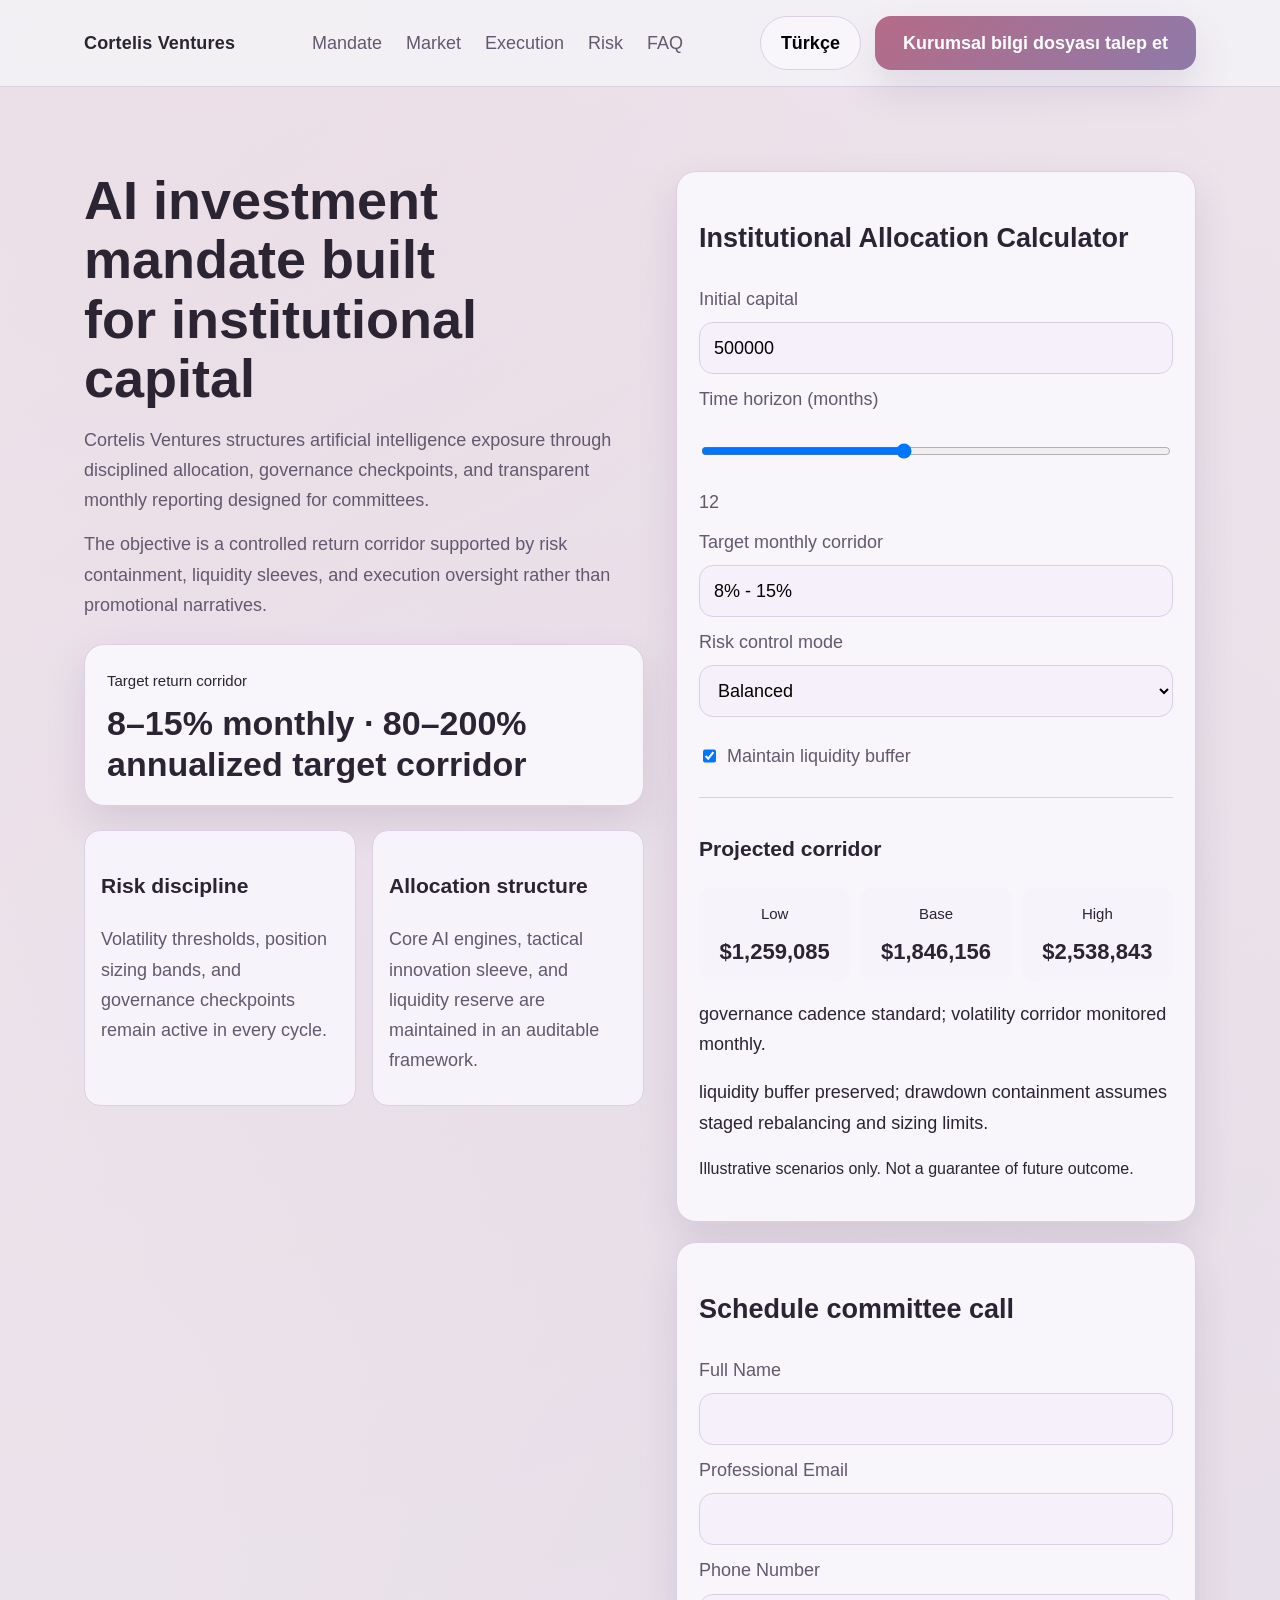
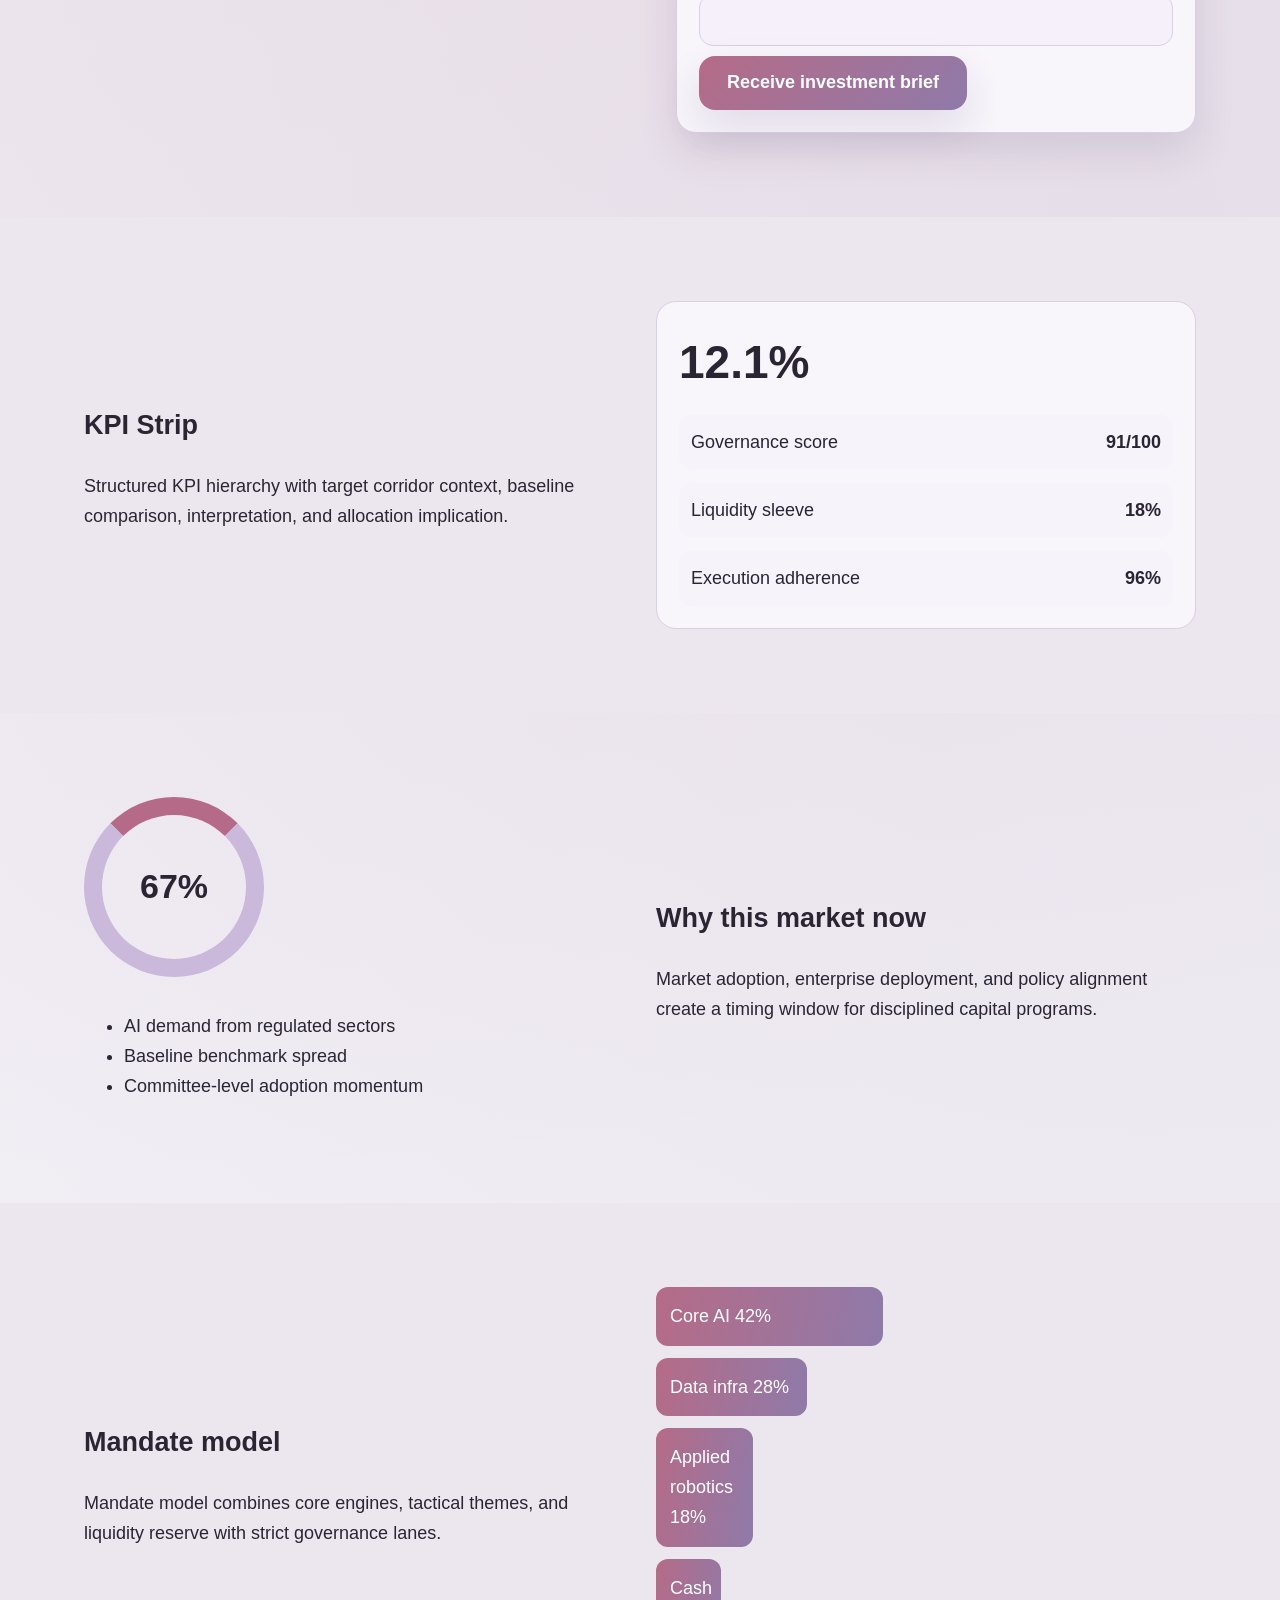
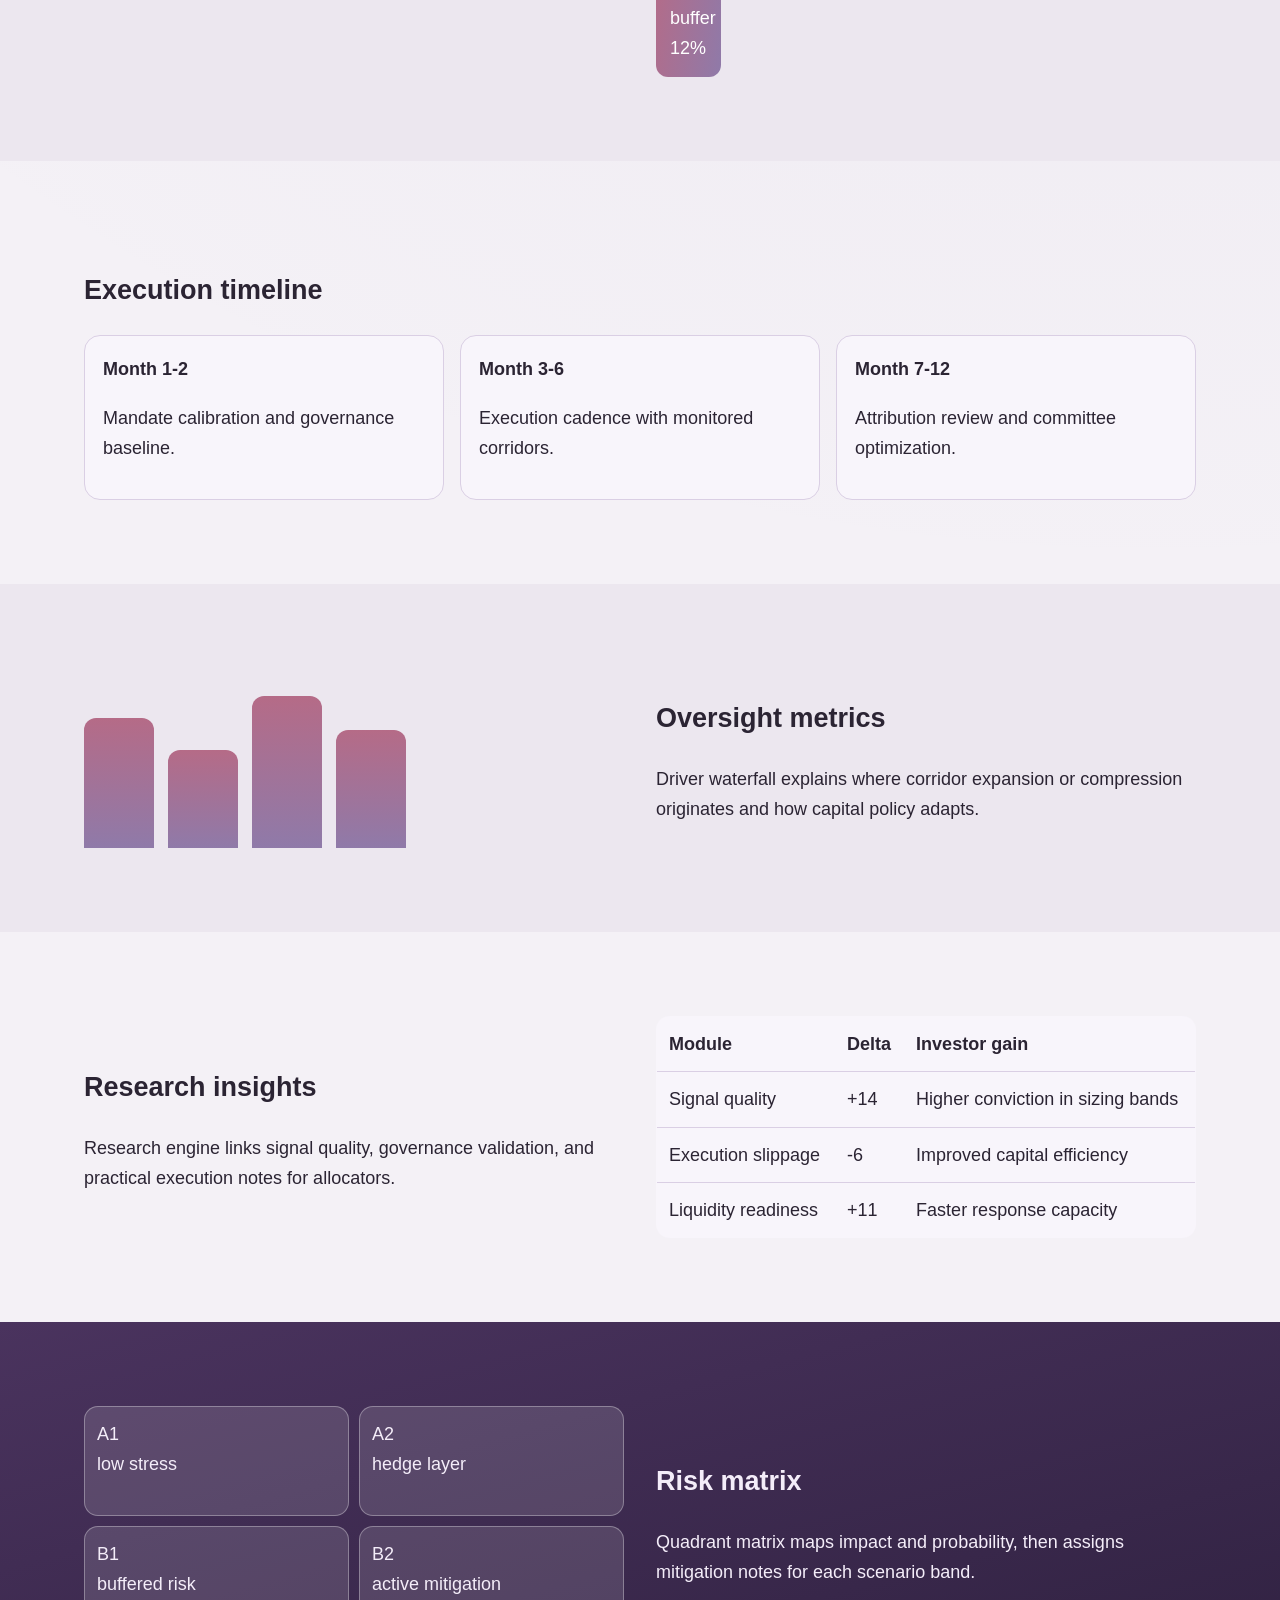
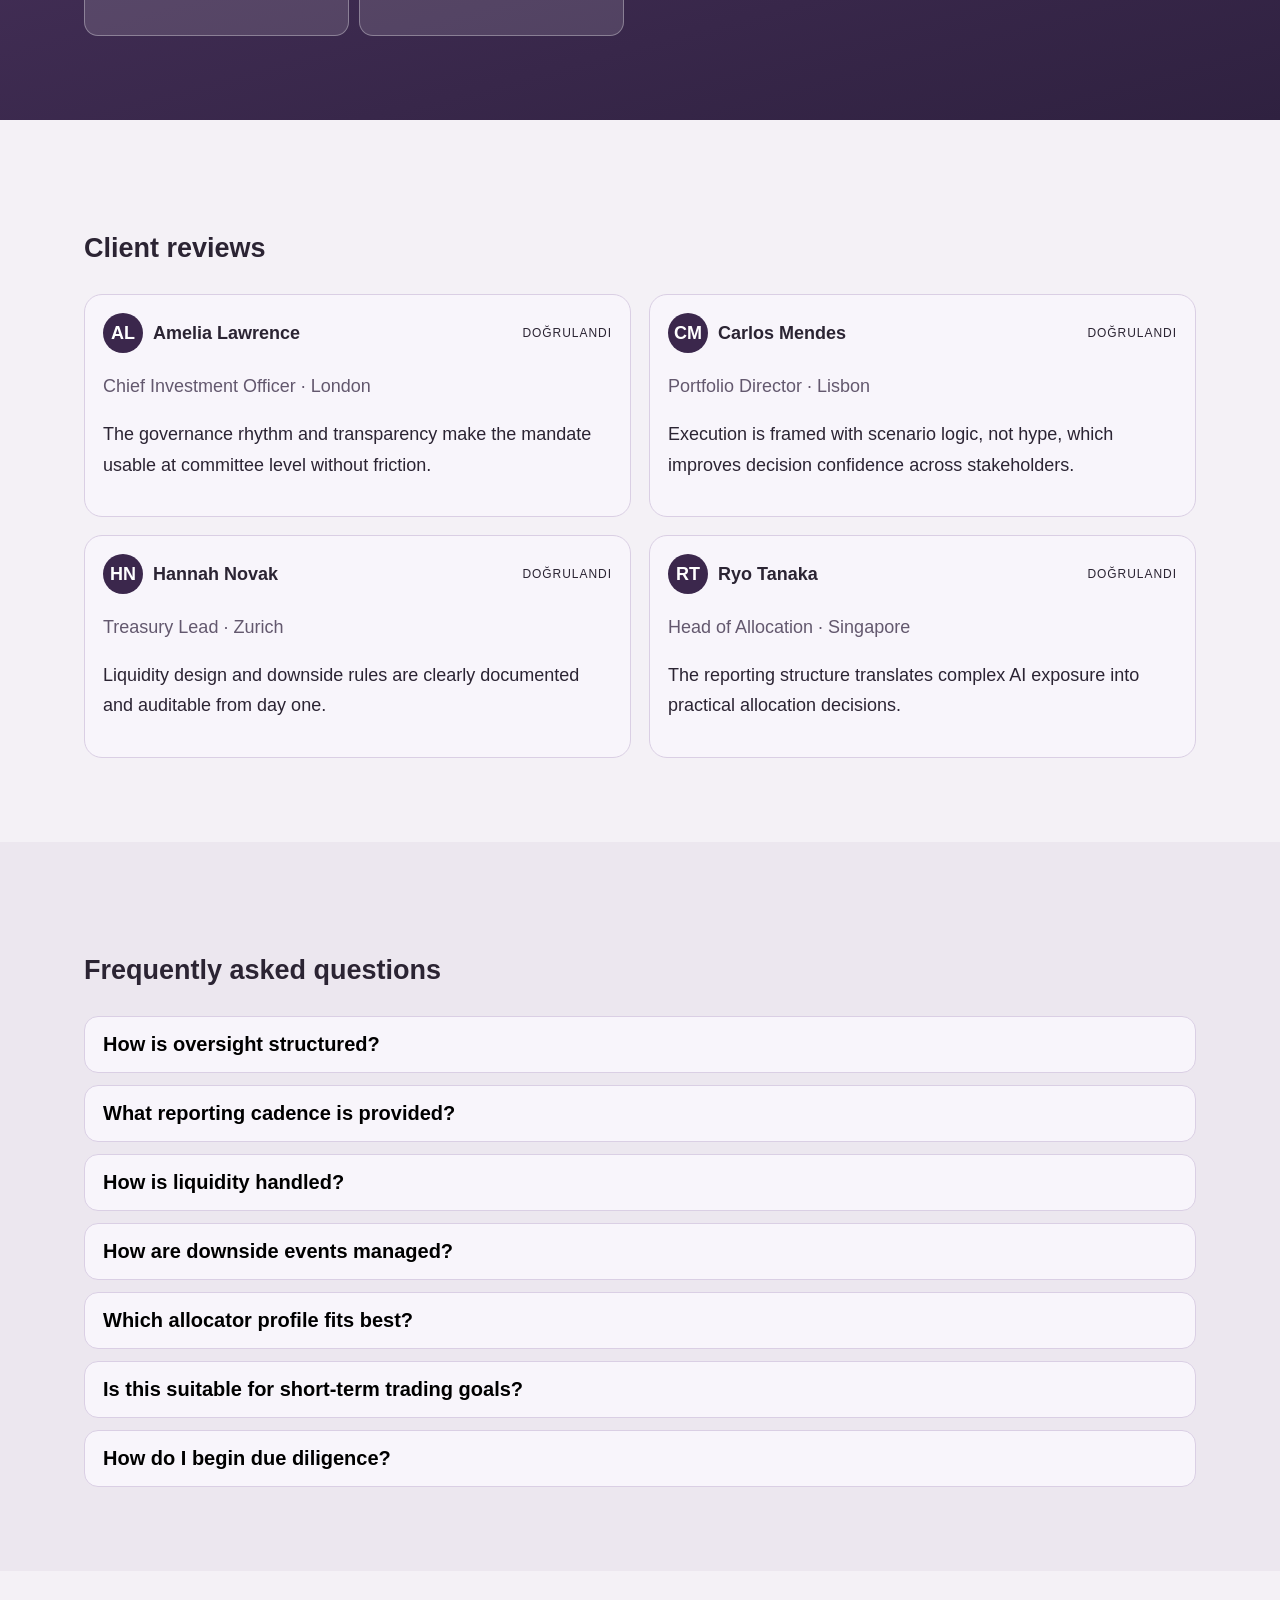
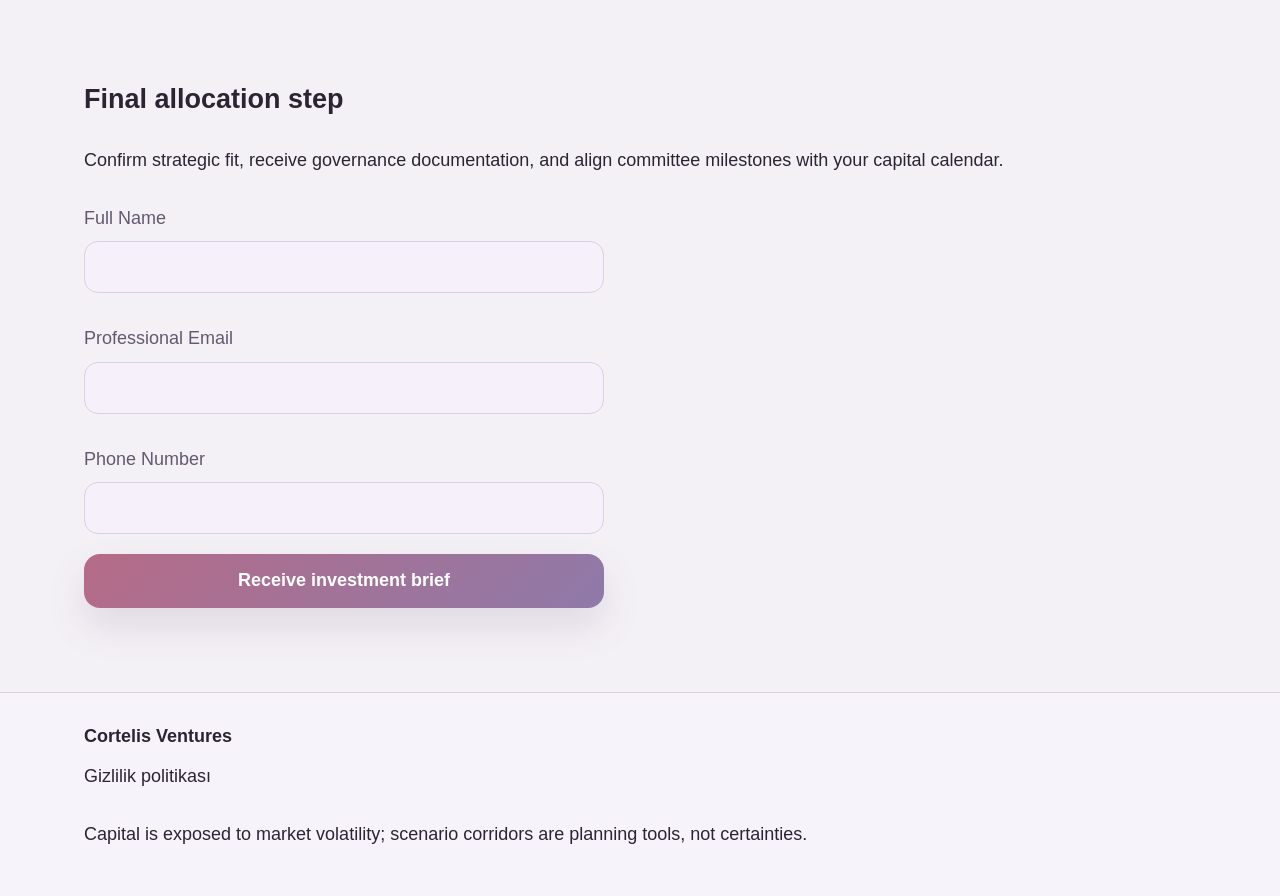
<file: tr/index.html>
<!doctype html>
<html lang="en">
<head>
<meta charset="utf-8" />
<meta name="viewport" content="width=device-width, initial-scale=1" />
<title>Cortelis Ventures | Kurumsal Yapay Zekâ Yatırımları</title>
<meta name="description" content="Kurumsal yapay zekâ yatırımları için tahsis disiplini, likidite yönetimi ve riske göre dengelenmiş uygulama." />
<link rel="canonical" href="https://cortelisventures.com/tr/index.html" />
<link rel="alternate" hreflang="en" href="https://cortelisventures.com/index.html" />
<link rel="alternate" hreflang="de" href="https://cortelisventures.com/de/index.html" />
<link rel="alternate" hreflang="fr" href="https://cortelisventures.com/fr/index.html" />
<link rel="alternate" hreflang="es" href="https://cortelisventures.com/es/index.html" />
<link rel="alternate" hreflang="it" href="https://cortelisventures.com/it/index.html" />
<link rel="alternate" hreflang="tr" href="https://cortelisventures.com/tr/index.html" />
<link rel="alternate" hreflang="pt" href="https://cortelisventures.com/pt/index.html" />
<link rel="alternate" hreflang="ja" href="https://cortelisventures.com/jp/index.html" />
<link rel="alternate" hreflang="sk" href="https://cortelisventures.com/sk/index.html" />
<link rel="alternate" hreflang="nl-BE" href="https://cortelisventures.com/be/index.html" />
<link rel="alternate" hreflang="x-default" href="https://cortelisventures.com/index.html" />
<meta property="og:title" content="Cortelis Ventures | Kurumsal Yapay Zekâ Yatırımları" />
<meta property="og:description" content="Kurumsal yapay zekâ yatırımları için tahsis disiplini, likidite yönetimi ve riske göre dengelenmiş uygulama." />
<meta property="og:type" content="website" />
<meta property="og:url" content="https://cortelisventures.com/tr/index.html" />
<meta name="twitter:card" content="summary_large_image" />
<meta name="twitter:title" content="Cortelis Ventures | Kurumsal Yapay Zekâ Yatırımları" />
<meta name="twitter:description" content="Kurumsal yapay zekâ yatırımları için tahsis disiplini, likidite yönetimi ve riske göre dengelenmiş uygulama." />
<link rel="stylesheet" href="../assets/style.css" />
<script defer src="../assets/app.js"></script>
</head>
<body data-lang="tr">
<header class="site-header"><div class="container header-inner"><a class="brand" href="../index.html">Cortelis Ventures</a><nav class="main-nav"><a href="#s1">Mandate</a><a href="#s2">Market</a><a href="#s3">Execution</a><a href="#s4">Risk</a><a href="#s5">FAQ</a></nav><div class="header-actions"><div class="lang-wrap"><button class="lang-current" aria-haspopup="true" aria-expanded="false">Türkçe</button><div class="lang-menu"><a href="../index.html"><span class="flag-svg"><svg viewBox="0 0 60 40" aria-hidden="true"><rect width="60" height="40" fill="#012169"/><path d="M0 0l60 40M60 0L0 40" stroke="#fff" stroke-width="8"/><path d="M0 0l60 40M60 0L0 40" stroke="#c8102e" stroke-width="4"/><path d="M30 0v40M0 20h60" stroke="#fff" stroke-width="14"/><path d="M30 0v40M0 20h60" stroke="#c8102e" stroke-width="8"/></svg></span><span>English</span></a><a href="../de/index.html"><span class="flag-svg"><svg viewBox="0 0 60 40"><rect width="60" height="13.33" fill="#000"/><rect y="13.33" width="60" height="13.33" fill="#dd0000"/><rect y="26.66" width="60" height="13.34" fill="#ffce00"/></svg></span><span>Deutsch</span></a><a href="../fr/index.html"><span class="flag-svg"><svg viewBox="0 0 60 40"><rect width="20" height="40" fill="#0055a4"/><rect x="20" width="20" height="40" fill="#fff"/><rect x="40" width="20" height="40" fill="#ef4135"/></svg></span><span>Français</span></a><a href="../es/index.html"><span class="flag-svg"><svg viewBox="0 0 60 40"><rect width="60" height="40" fill="#c60b1e"/><rect y="10" width="60" height="20" fill="#ffc400"/></svg></span><span>Español</span></a><a href="../it/index.html"><span class="flag-svg"><svg viewBox="0 0 60 40"><rect width="20" height="40" fill="#009246"/><rect x="20" width="20" height="40" fill="#fff"/><rect x="40" width="20" height="40" fill="#ce2b37"/></svg></span><span>Italiano</span></a><a href="../tr/index.html"><span class="flag-svg"><svg viewBox="0 0 60 40"><rect width="60" height="40" fill="#e30a17"/><circle cx="24" cy="20" r="9" fill="#fff"/><circle cx="27" cy="20" r="7" fill="#e30a17"/><polygon points="35,20 41,17 41,23" fill="#fff"/></svg></span><span>Türkçe</span></a><a href="../pt/index.html"><span class="flag-svg"><svg viewBox="0 0 60 40"><rect width="24" height="40" fill="#006600"/><rect x="24" width="36" height="40" fill="#ff0000"/><circle cx="28" cy="20" r="6" fill="#ffcc00"/></svg></span><span>Português</span></a><a href="../jp/index.html"><span class="flag-svg"><svg viewBox="0 0 60 40"><rect width="60" height="40" fill="#fff"/><circle cx="30" cy="20" r="10" fill="#bc002d"/></svg></span><span>日本語</span></a><a href="../sk/index.html"><span class="flag-svg"><svg viewBox="0 0 60 40"><rect width="60" height="13.33" fill="#fff"/><rect y="13.33" width="60" height="13.33" fill="#0b4ea2"/><rect y="26.66" width="60" height="13.34" fill="#ee1c25"/></svg></span><span>Slovenčina</span></a><a href="../be/index.html"><span class="flag-svg"><svg viewBox="0 0 60 40"><rect width="20" height="40" fill="#000"/><rect x="20" width="20" height="40" fill="#fdda24"/><rect x="40" width="20" height="40" fill="#ef3340"/></svg></span><span>Belgium</span></a></div></div><a class="btn btn-primary" href="#lead-form">Kurumsal bilgi dosyası talep et</a><button class="burger" aria-label="menu" aria-expanded="false"><span></span><span></span><span></span></button></div></div></header>
<div class="drawer" aria-hidden="true"><div class="drawer-panel"><button class="drawer-close" aria-label="close">×</button><nav class="drawer-nav"><a href="#s1">Mandate</a><a href="#s2">Market</a><a href="#s3">Execution</a><a href="#s4">Risk</a><a href="#s5">FAQ</a><a href="../index.html"><span class="flag-svg"><svg viewBox="0 0 60 40" aria-hidden="true"><rect width="60" height="40" fill="#012169"/><path d="M0 0l60 40M60 0L0 40" stroke="#fff" stroke-width="8"/><path d="M0 0l60 40M60 0L0 40" stroke="#c8102e" stroke-width="4"/><path d="M30 0v40M0 20h60" stroke="#fff" stroke-width="14"/><path d="M30 0v40M0 20h60" stroke="#c8102e" stroke-width="8"/></svg></span><span>English</span></a><a href="../de/index.html"><span class="flag-svg"><svg viewBox="0 0 60 40"><rect width="60" height="13.33" fill="#000"/><rect y="13.33" width="60" height="13.33" fill="#dd0000"/><rect y="26.66" width="60" height="13.34" fill="#ffce00"/></svg></span><span>Deutsch</span></a><a href="../fr/index.html"><span class="flag-svg"><svg viewBox="0 0 60 40"><rect width="20" height="40" fill="#0055a4"/><rect x="20" width="20" height="40" fill="#fff"/><rect x="40" width="20" height="40" fill="#ef4135"/></svg></span><span>Français</span></a><a href="../es/index.html"><span class="flag-svg"><svg viewBox="0 0 60 40"><rect width="60" height="40" fill="#c60b1e"/><rect y="10" width="60" height="20" fill="#ffc400"/></svg></span><span>Español</span></a><a href="../it/index.html"><span class="flag-svg"><svg viewBox="0 0 60 40"><rect width="20" height="40" fill="#009246"/><rect x="20" width="20" height="40" fill="#fff"/><rect x="40" width="20" height="40" fill="#ce2b37"/></svg></span><span>Italiano</span></a><a href="../tr/index.html"><span class="flag-svg"><svg viewBox="0 0 60 40"><rect width="60" height="40" fill="#e30a17"/><circle cx="24" cy="20" r="9" fill="#fff"/><circle cx="27" cy="20" r="7" fill="#e30a17"/><polygon points="35,20 41,17 41,23" fill="#fff"/></svg></span><span>Türkçe</span></a><a href="../pt/index.html"><span class="flag-svg"><svg viewBox="0 0 60 40"><rect width="24" height="40" fill="#006600"/><rect x="24" width="36" height="40" fill="#ff0000"/><circle cx="28" cy="20" r="6" fill="#ffcc00"/></svg></span><span>Português</span></a><a href="../jp/index.html"><span class="flag-svg"><svg viewBox="0 0 60 40"><rect width="60" height="40" fill="#fff"/><circle cx="30" cy="20" r="10" fill="#bc002d"/></svg></span><span>日本語</span></a><a href="../sk/index.html"><span class="flag-svg"><svg viewBox="0 0 60 40"><rect width="60" height="13.33" fill="#fff"/><rect y="13.33" width="60" height="13.33" fill="#0b4ea2"/><rect y="26.66" width="60" height="13.34" fill="#ee1c25"/></svg></span><span>Slovenčina</span></a><a href="../be/index.html"><span class="flag-svg"><svg viewBox="0 0 60 40"><rect width="20" height="40" fill="#000"/><rect x="20" width="20" height="40" fill="#fdda24"/><rect x="40" width="20" height="40" fill="#ef3340"/></svg></span><span>Belgium</span></a><a class="btn btn-primary" href="#lead-form">Kurumsal bilgi dosyası talep et</a></nav></div></div>
<main>
<section class="hero section"><div class="container hero-grid"><div class="hero-left"><h1>AI investment mandate built for institutional capital</h1><p>Cortelis Ventures structures artificial intelligence exposure through disciplined allocation, governance checkpoints, and transparent monthly reporting designed for committees.</p><p>The objective is a controlled return corridor supported by risk containment, liquidity sleeves, and execution oversight rather than promotional narratives.</p><div class="return-block"><small>Target return corridor</small><div class="big">8–15% monthly · 80–200% annualized target corridor</div></div><div class="mini-grid"><article><h3>Risk discipline</h3><p>Volatility thresholds, position sizing bands, and governance checkpoints remain active in every cycle.</p></article><article><h3>Allocation structure</h3><p>Core AI engines, tactical innovation sleeve, and liquidity reserve are maintained in an auditable framework.</p></article></div></div><div class="hero-right"><article class="card calc-card"><h2>Institutional Allocation Calculator</h2><label>Initial capital<input id="capital" type="number" min="10000" value="500000" aria-label="Initial capital"/></label><label>Time horizon (months)<input id="horizon" type="range" min="3" max="24" value="12" aria-label="Time horizon (months)"/><span id="horizonValue">12</span></label><label>Target monthly corridor<input type="text" value="8% - 15%" readonly aria-label="Target monthly corridor"/></label><label>Risk control mode<select id="riskMode" aria-label="Risk control mode"><option>Conservative</option><option selected>Balanced</option><option>Opportunistic</option></select></label><label class="toggle"><input id="liquidity" type="checkbox" checked/> Maintain liquidity buffer</label><div class="outputs"><h3>Projected corridor</h3><div class="out-grid"><div><small>Low</small><strong id="lowOut">0</strong></div><div><small>Base</small><strong id="baseOut">0</strong></div><div><small>High</small><strong id="highOut">0</strong></div></div><p id="volNote">Volatility containment note</p><p id="drawNote">Drawdown containment assumption</p><p class="disc">Illustrative scenarios only. Not a guarantee of future outcome.</p></div></article><article class="card form-card" id="lead-form"><h2>Schedule committee call</h2><form><label>Full Name<input required type="text" /></label><label>Professional Email<input required type="email" /></label><label>Phone Number<input required type="tel" /></label><button class="btn btn-primary" type="submit">Receive investment brief</button></form></article></div></div></section>
<section id="s1" class="section alt"><div class="container split"><div><h2>KPI Strip</h2><p>Structured KPI hierarchy with target corridor context, baseline comparison, interpretation, and allocation implication.</p></div><div class="kpi-panel"><div class="primary">12.1%</div><div class="kpi-mini"><span>Governance score</span><strong>91/100</strong></div><div class="kpi-mini"><span>Liquidity sleeve</span><strong>18%</strong></div><div class="kpi-mini"><span>Execution adherence</span><strong>96%</strong></div></div></div></section>
<section id="s2" class="section"><div class="container split reverse"><div class="ring-wrap"><div class="ring"><span>67%</span></div><ul><li>AI demand from regulated sectors</li><li>Baseline benchmark spread</li><li>Committee-level adoption momentum</li></ul></div><div><h2>Why this market now</h2><p>Market adoption, enterprise deployment, and policy alignment create a timing window for disciplined capital programs.</p></div></div></section>
<section id="s3" class="section alt"><div class="container split"><div><h2>Mandate model</h2><p>Mandate model combines core engines, tactical themes, and liquidity reserve with strict governance lanes.</p></div><div class="stacked"><span style="width:42%">Core AI 42%</span><span style="width:28%">Data infra 28%</span><span style="width:18%">Applied robotics 18%</span><span style="width:12%">Cash buffer 12%</span></div></div></section>
<section id="s4" class="section"><div class="container timeline"><h2>Execution timeline</h2><div class="time-grid"><article><strong>Month 1-2</strong><p>Mandate calibration and governance baseline.</p></article><article><strong>Month 3-6</strong><p>Execution cadence with monitored corridors.</p></article><article><strong>Month 7-12</strong><p>Attribution review and committee optimization.</p></article></div></div></section>
<section id="s5" class="section alt"><div class="container split reverse"><div class="waterfall"><div class="bar a"></div><div class="bar b"></div><div class="bar c"></div><div class="bar d"></div></div><div><h2>Oversight metrics</h2><p>Driver waterfall explains where corridor expansion or compression originates and how capital policy adapts.</p></div></div></section>
<section id="s6" class="section"><div class="container split"><div><h2>Research insights</h2><p>Research engine links signal quality, governance validation, and practical execution notes for allocators.</p></div><div class="table-wrap"><table><thead><tr><th>Module</th><th>Delta</th><th>Investor gain</th></tr></thead><tbody><tr><td>Signal quality</td><td>+14</td><td>Higher conviction in sizing bands</td></tr><tr><td>Execution slippage</td><td>-6</td><td>Improved capital efficiency</td></tr><tr><td>Liquidity readiness</td><td>+11</td><td>Faster response capacity</td></tr></tbody></table></div></div></section>
<section id="s7" class="section dark"><div class="container split reverse"><div class="matrix"><div>A1<br/>low stress</div><div>A2<br/>hedge layer</div><div>B1<br/>buffered risk</div><div>B2<br/>active mitigation</div></div><div><h2>Risk matrix</h2><p>Quadrant matrix maps impact and probability, then assigns mitigation notes for each scenario band.</p></div></div></section>
<section id="s8" class="section"><div class="container"><h2>Client reviews</h2><div class="reviews"><article class="review-card"><div class="review-head"><span class="avatar">AL</span><strong>Amelia Lawrence</strong><span class="badge">DOĞRULANDI</span></div><p class="role">Chief Investment Officer · London</p><p>The governance rhythm and transparency make the mandate usable at committee level without friction.</p></article><article class="review-card"><div class="review-head"><span class="avatar">CM</span><strong>Carlos Mendes</strong><span class="badge">DOĞRULANDI</span></div><p class="role">Portfolio Director · Lisbon</p><p>Execution is framed with scenario logic, not hype, which improves decision confidence across stakeholders.</p></article><article class="review-card"><div class="review-head"><span class="avatar">HN</span><strong>Hannah Novak</strong><span class="badge">DOĞRULANDI</span></div><p class="role">Treasury Lead · Zurich</p><p>Liquidity design and downside rules are clearly documented and auditable from day one.</p></article><article class="review-card"><div class="review-head"><span class="avatar">RT</span><strong>Ryo Tanaka</strong><span class="badge">DOĞRULANDI</span></div><p class="role">Head of Allocation · Singapore</p><p>The reporting structure translates complex AI exposure into practical allocation decisions.</p></article></div></div></section>
<section id="s9" class="section alt"><div class="container"><h2>Frequently asked questions</h2><div class="faq"><article class="faq-item"><button class="faq-q" aria-expanded="false">How is oversight structured?</button><div class="faq-a"><p>An investment committee reviews exposure limits, model updates, liquidity levels, and scenario outcomes on a fixed monthly cadence.</p></div></article><article class="faq-item"><button class="faq-q" aria-expanded="false">What reporting cadence is provided?</button><div class="faq-a"><p>Investors receive monthly packets and quarterly governance summaries with attribution, scenario corridors, and action logs.</p></div></article><article class="faq-item"><button class="faq-q" aria-expanded="false">How is liquidity handled?</button><div class="faq-a"><p>A dedicated liquidity sleeve remains available to reduce stress during volatility regimes and to preserve optionality.</p></div></article><article class="faq-item"><button class="faq-q" aria-expanded="false">How are downside events managed?</button><div class="faq-a"><p>Position sizing, stop frameworks, and diversification across AI themes are adjusted when volatility thresholds are breached.</p></div></article><article class="faq-item"><button class="faq-q" aria-expanded="false">Which allocator profile fits best?</button><div class="faq-a"><p>Family offices, funds, and treasury teams seeking AI exposure with operational governance typically benefit most.</p></div></article><article class="faq-item"><button class="faq-q" aria-expanded="false">Is this suitable for short-term trading goals?</button><div class="faq-a"><p>No. The mandate is designed for disciplined capital programs with policy-based decision frameworks.</p></div></article><article class="faq-item"><button class="faq-q" aria-expanded="false">How do I begin due diligence?</button><div class="faq-a"><p>Submit the form to receive the institutional brief, governance map, and onboarding checklist.</p></div></article></div></div></section>
<section id="s10" class="section"><div class="container cta-panel"><h2>Final allocation step</h2><p>Confirm strategic fit, receive governance documentation, and align committee milestones with your capital calendar.</p><form><label>Full Name<input required type="text" /></label><label>Professional Email<input required type="email" /></label><label>Phone Number<input required type="tel" /></label><button class="btn btn-primary" type="submit">Receive investment brief</button></form></div></section>
</main>
<footer class="site-footer"><div class="container foot"><strong>Cortelis Ventures</strong><a href="#" class="privacy-open">Gizlilik politikası</a><p>Capital is exposed to market volatility; scenario corridors are planning tools, not certainties.</p></div></footer>
<div class="modal" aria-hidden="true"><div class="modal-dialog" role="dialog" aria-modal="true"><button class="modal-x" aria-label="Kapat">×</button><h2>Gizlilik politikası</h2><div class="modal-scroll"><section><h3>Introduction</h3><p>The objective is a controlled return corridor supported by risk containment, liquidity sleeves, and execution oversight rather than promotional narratives.</p></section><section><h3>Data collection</h3><p>The objective is a controlled return corridor supported by risk containment, liquidity sleeves, and execution oversight rather than promotional narratives.</p></section><section><h3>Legal basis</h3><p>The objective is a controlled return corridor supported by risk containment, liquidity sleeves, and execution oversight rather than promotional narratives.</p></section><section><h3>Cookies</h3><p>The objective is a controlled return corridor supported by risk containment, liquidity sleeves, and execution oversight rather than promotional narratives.</p></section><section><h3>Retention</h3><p>The objective is a controlled return corridor supported by risk containment, liquidity sleeves, and execution oversight rather than promotional narratives.</p></section><section><h3>Third-party sharing</h3><p>The objective is a controlled return corridor supported by risk containment, liquidity sleeves, and execution oversight rather than promotional narratives.</p></section><section><h3>Security</h3><p>The objective is a controlled return corridor supported by risk containment, liquidity sleeves, and execution oversight rather than promotional narratives.</p></section><section><h3>User rights</h3><p>The objective is a controlled return corridor supported by risk containment, liquidity sleeves, and execution oversight rather than promotional narratives.</p></section><section><h3>International transfers</h3><p>The objective is a controlled return corridor supported by risk containment, liquidity sleeves, and execution oversight rather than promotional narratives.</p></section><section><h3>Industry risk disclosure</h3><p>The objective is a controlled return corridor supported by risk containment, liquidity sleeves, and execution oversight rather than promotional narratives.</p></section><section><h3>Contact</h3><p>The objective is a controlled return corridor supported by risk containment, liquidity sleeves, and execution oversight rather than promotional narratives.</p></section></div><div class="modal-foot"><button class="btn btn-secondary modal-close">Kapat</button></div></div></div>
<script type="application/ld+json">{"@context":"https://schema.org","@type":"Organization","name":"Cortelis Ventures","url":"https://cortelisventures.com"}</script>
<script type="application/ld+json">{"@context":"https://schema.org","@type":"WebSite","name":"Cortelis Ventures","url":"https://cortelisventures.com"}</script>
<script type="application/ld+json">{"@context":"https://schema.org","@type":"FAQPage","mainEntity":[{"@type":"Question","name":"How is oversight structured?","acceptedAnswer":{"@type":"Answer","text":"An investment committee reviews exposure limits, model updates, liquidity levels, and scenario outcomes on a fixed monthly cadence."}},{"@type":"Question","name":"What reporting cadence is provided?","acceptedAnswer":{"@type":"Answer","text":"Investors receive monthly packets and quarterly governance summaries with attribution, scenario corridors, and action logs."}},{"@type":"Question","name":"How is liquidity handled?","acceptedAnswer":{"@type":"Answer","text":"A dedicated liquidity sleeve remains available to reduce stress during volatility regimes and to preserve optionality."}},{"@type":"Question","name":"How are downside events managed?","acceptedAnswer":{"@type":"Answer","text":"Position sizing, stop frameworks, and diversification across AI themes are adjusted when volatility thresholds are breached."}},{"@type":"Question","name":"Which allocator profile fits best?","acceptedAnswer":{"@type":"Answer","text":"Family offices, funds, and treasury teams seeking AI exposure with operational governance typically benefit most."}},{"@type":"Question","name":"Is this suitable for short-term trading goals?","acceptedAnswer":{"@type":"Answer","text":"No. The mandate is designed for disciplined capital programs with policy-based decision frameworks."}},{"@type":"Question","name":"How do I begin due diligence?","acceptedAnswer":{"@type":"Answer","text":"Submit the form to receive the institutional brief, governance map, and onboarding checklist."}}]}</script>
<script type="application/ld+json">{"@context":"https://schema.org","@type":"Review","reviewBody":"The governance rhythm and transparency make the mandate usable at committee level without friction.","author":{"@type":"Person","name":"Amelia Lawrence"}}</script>
</body></html>
</file>
<file: assets/style.css>
:root {
  --bg: #f4f1f6;
  --bg-alt: #ece7ef;
  --bg-soft: #f7f3fa;
  --text: #2b2433;
  --muted: #63586e;
  --accent: #b56b87;
  --accent-2: #8f7aa9;
  --deep: #3b274c;
  --card: #f8f5fb;
  --border: #dacfe4;
  --radius: 20px;
  --shadow: 0 18px 40px rgba(67, 44, 89, 0.12);
}
*{box-sizing:border-box}
html,body{margin:0;padding:0}
body{font-family:Inter,Segoe UI,Arial,sans-serif;background:radial-gradient(circle at 15% 0%,rgba(181,107,135,.14),transparent 38%),radial-gradient(circle at 90% 25%,rgba(143,122,169,.12),transparent 35%),var(--bg);color:var(--text);font-size:18px;line-height:1.68}
p,li,label,footer,.faq-a{font-size:18px;line-height:1.68}
a{color:inherit;text-decoration:none}
.container{max-width:1160px;margin:0 auto;padding:0 24px}
.section{padding:84px 0;position:relative}
.section.alt{background:var(--bg-alt)}
.section.dark{background:linear-gradient(165deg,#4a335e,#2f2140);color:#f4edf9}
.site-header{position:sticky;top:0;z-index:40;background:rgba(244,241,246,.92);backdrop-filter:blur(8px);border-bottom:1px solid var(--border)}
.header-inner{display:flex;justify-content:space-between;align-items:center;gap:20px;min-height:86px}
.brand{font-weight:700;letter-spacing:.01em;white-space:nowrap}
.main-nav{display:flex;gap:24px;white-space:nowrap}
.main-nav a{font-weight:500;color:var(--muted)}
.header-actions{display:flex;align-items:center;gap:14px}
.lang-wrap{position:relative}
.lang-current{height:54px;padding:0 20px;border-radius:999px;border:1px solid var(--border);background:var(--card);font-size:18px;font-weight:600}
.lang-menu{display:none;position:absolute;top:60px;right:0;background:var(--card);border:1px solid var(--border);border-radius:16px;box-shadow:var(--shadow);padding:10px;min-width:260px}
.lang-wrap.open .lang-menu{display:block}
.lang-menu a{display:flex;align-items:center;gap:10px;padding:10px;border-radius:12px}
.lang-menu a:hover{background:var(--bg-alt)}
.flag-svg svg{width:28px;height:18px;display:block;border-radius:3px;border:1px solid rgba(0,0,0,.08)}
.btn{display:inline-flex;align-items:center;justify-content:center;height:54px;padding:0 28px;min-width:220px;border-radius:16px;font-size:18px;font-weight:700;border:0;cursor:pointer}
.btn-primary{background:linear-gradient(135deg,var(--accent),var(--accent-2));color:#fff;box-shadow:var(--shadow)}
.btn-secondary{background:var(--bg-alt);color:var(--text);border:1px solid var(--border)}
.burger{display:none;flex-direction:column;justify-content:center;gap:5px;width:54px;height:54px;border-radius:14px;border:1px solid var(--border);background:var(--card)}
.burger span{display:block;height:2px;background:var(--text)}
.hero-grid{display:grid;grid-template-columns:minmax(0,620px) minmax(420px,520px);gap:32px;align-items:start}
.hero-left h1{font-size:54px;line-height:1.1;max-width:14ch;margin:0 0 16px}
.hero-left p{max-width:62ch;margin:0 0 14px;color:var(--muted)}
.return-block{background:var(--card);border:1px solid var(--border);border-radius:var(--radius);padding:20px 22px;margin:24px 0;box-shadow:var(--shadow)}
.return-block .big{font-size:34px;font-weight:800;line-height:1.2;margin-top:8px}
.mini-grid{display:grid;grid-template-columns:1fr 1fr;gap:16px}
.mini-grid article{background:var(--bg-soft);border:1px solid var(--border);border-radius:16px;padding:16px}
.card{background:var(--card);border:1px solid var(--border);border-radius:var(--radius);box-shadow:var(--shadow);padding:22px}
.hero-right{display:grid;gap:20px}
.calc-card label,.form-card label,.cta-panel label{display:flex;flex-direction:column;gap:8px;margin:10px 0;color:var(--muted)}
input,select{height:52px;border:1px solid var(--border);border-radius:14px;padding:0 14px;background:#f5f0f9;font-size:18px}
input[type='range']{padding:0}
.toggle{flex-direction:row !important;align-items:center}
.outputs{margin-top:12px;padding-top:12px;border-top:1px solid var(--border)}
.out-grid{display:grid;grid-template-columns:repeat(3,1fr);gap:10px}
.out-grid div{background:var(--bg-soft);padding:10px;border-radius:12px;text-align:center}
.out-grid strong{font-size:22px;display:block;margin-top:6px}
.disc{font-size:16px}
.split{display:grid;grid-template-columns:1fr 1fr;gap:32px;align-items:center}
.split.reverse{grid-template-columns:1fr 1fr}
.kpi-panel{display:grid;gap:14px;background:var(--card);border:1px solid var(--border);padding:22px;border-radius:20px}
.kpi-panel .primary{font-size:46px;font-weight:800}
.kpi-mini{display:flex;justify-content:space-between;padding:12px;background:var(--bg-soft);border-radius:12px}
.ring-wrap{display:grid;gap:16px}
.ring{width:180px;height:180px;border-radius:50%;border:18px solid #cab9db;border-top-color:var(--accent);display:grid;place-items:center;font-size:34px;font-weight:700}
.stacked{display:grid;gap:12px}
.stacked span{display:block;padding:14px;color:#fff;background:linear-gradient(100deg,var(--accent),var(--accent-2));border-radius:12px}
.timeline .time-grid{display:grid;grid-template-columns:repeat(3,1fr);gap:16px}
.timeline article{background:var(--card);border:1px solid var(--border);padding:18px;border-radius:16px}
.waterfall{display:flex;align-items:flex-end;gap:14px;height:180px}
.waterfall .bar{width:70px;border-radius:12px 12px 0 0;background:linear-gradient(180deg,var(--accent),var(--accent-2))}
.bar.a{height:130px}.bar.b{height:98px}.bar.c{height:152px}.bar.d{height:118px}
.table-wrap table{width:100%;border-collapse:collapse;background:var(--card);border:1px solid var(--border);border-radius:14px;overflow:hidden}
th,td{padding:12px;border-bottom:1px solid var(--border);text-align:left}
.matrix{display:grid;grid-template-columns:1fr 1fr;gap:10px}
.matrix div{min-height:110px;background:rgba(255,255,255,.13);border:1px solid rgba(255,255,255,.32);border-radius:14px;padding:12px}
.reviews{display:grid;grid-template-columns:repeat(2,1fr);gap:18px}
.review-card{background:var(--card);border:1px solid var(--border);border-radius:18px;padding:18px}
.review-head{display:flex;align-items:center;gap:10px}
.avatar{width:40px;height:40px;border-radius:50%;display:grid;place-items:center;background:var(--deep);color:#fff;font-weight:700}
.badge{margin-left:auto;font-size:12px;letter-spacing:.08em}
.role{color:var(--muted)}
.faq{display:grid;gap:12px}
.faq-item{background:var(--card);border:1px solid var(--border);border-radius:14px;overflow:hidden}
.faq-q{width:100%;text-align:left;background:none;border:0;padding:16px 18px;font-size:20px;font-weight:650;cursor:pointer}
.faq-a{max-height:0;overflow:hidden;transition:max-height .35s ease;padding:0 18px}
.faq-item.open .faq-a{max-height:180px;padding-bottom:16px}
.cta-panel form{display:grid;gap:10px;max-width:520px}
.site-footer{padding:28px 0;border-top:1px solid var(--border);background:var(--bg-soft)}
.foot{display:grid;gap:10px}
.modal{position:fixed;inset:0;background:rgba(31,17,43,.45);display:none;align-items:center;justify-content:center;padding:24px;z-index:80}
.modal.open{display:flex}
.modal-dialog{width:min(860px,95vw);max-height:86vh;background:var(--card);border-radius:18px;border:1px solid var(--border);display:grid;grid-template-rows:auto 1fr auto;position:relative}
.modal-x{position:absolute;right:14px;top:12px;width:44px;height:44px;border-radius:10px;border:1px solid var(--border);background:var(--bg-alt);font-size:28px}
.modal-scroll{overflow:auto;padding:14px 22px 4px}
.modal-scroll section{padding:10px 0;border-bottom:1px solid var(--border)}
.modal-foot{padding:16px 22px;display:flex;justify-content:flex-start}
.drawer{position:fixed;inset:0;background:rgba(31,17,43,.45);display:none;z-index:70}
.drawer.open{display:block}
.drawer-panel{width:min(380px,92vw);height:100%;background:var(--card);padding:16px;border-right:1px solid var(--border)}
.drawer-close{width:46px;height:46px;border-radius:10px;border:1px solid var(--border);background:var(--bg-alt);font-size:30px}
.drawer-nav{display:grid;gap:14px;margin-top:12px}
body.lock{overflow:hidden}
.reveal{opacity:0;transform:translateY(22px);transition:all .6s ease}
.reveal.show{opacity:1;transform:translateY(0)}
@media (max-width:900px){
.main-nav,.header-actions .btn,.header-actions .lang-wrap{display:none}
.burger{display:flex}
.hero-grid{grid-template-columns:1fr}
.hero-right{order:2}
.mini-grid,.split,.timeline .time-grid,.reviews{grid-template-columns:1fr}
.section{padding:64px 0}
}
.u-spacer-1{margin-top:1px}
.u-spacer-2{margin-top:2px}
.u-spacer-3{margin-top:3px}
.u-spacer-4{margin-top:4px}
.u-spacer-5{margin-top:5px}
.u-spacer-6{margin-top:6px}
.u-spacer-7{margin-top:7px}
.u-spacer-8{margin-top:8px}
.u-spacer-9{margin-top:9px}
.u-spacer-10{margin-top:10px}
.u-spacer-11{margin-top:11px}
.u-spacer-12{margin-top:12px}
.u-spacer-13{margin-top:13px}
.u-spacer-14{margin-top:14px}
.u-spacer-15{margin-top:15px}
.u-spacer-16{margin-top:16px}
.u-spacer-17{margin-top:17px}
.u-spacer-18{margin-top:18px}
.u-spacer-19{margin-top:19px}
.u-spacer-20{margin-top:20px}
.u-spacer-21{margin-top:21px}
.u-spacer-22{margin-top:22px}
.u-spacer-23{margin-top:23px}
.u-spacer-24{margin-top:24px}
.u-spacer-25{margin-top:25px}
.u-spacer-26{margin-top:26px}
.u-spacer-27{margin-top:27px}
.u-spacer-28{margin-top:28px}
.u-spacer-29{margin-top:29px}
.u-spacer-30{margin-top:30px}
.u-spacer-31{margin-top:31px}
.u-spacer-32{margin-top:32px}
.u-spacer-33{margin-top:33px}
.u-spacer-34{margin-top:34px}
.u-spacer-35{margin-top:35px}
.u-spacer-36{margin-top:36px}
.u-spacer-37{margin-top:37px}
.u-spacer-38{margin-top:38px}
.u-spacer-39{margin-top:39px}
.u-spacer-40{margin-top:0px}
.u-spacer-41{margin-top:1px}
.u-spacer-42{margin-top:2px}
.u-spacer-43{margin-top:3px}
.u-spacer-44{margin-top:4px}
.u-spacer-45{margin-top:5px}
.u-spacer-46{margin-top:6px}
.u-spacer-47{margin-top:7px}
.u-spacer-48{margin-top:8px}
.u-spacer-49{margin-top:9px}
.u-spacer-50{margin-top:10px}
.u-spacer-51{margin-top:11px}
.u-spacer-52{margin-top:12px}
.u-spacer-53{margin-top:13px}
.u-spacer-54{margin-top:14px}
.u-spacer-55{margin-top:15px}
.u-spacer-56{margin-top:16px}
.u-spacer-57{margin-top:17px}
.u-spacer-58{margin-top:18px}
.u-spacer-59{margin-top:19px}
.u-spacer-60{margin-top:20px}
.u-spacer-61{margin-top:21px}
.u-spacer-62{margin-top:22px}
.u-spacer-63{margin-top:23px}
.u-spacer-64{margin-top:24px}
.u-spacer-65{margin-top:25px}
.u-spacer-66{margin-top:26px}
.u-spacer-67{margin-top:27px}
.u-spacer-68{margin-top:28px}
.u-spacer-69{margin-top:29px}
.u-spacer-70{margin-top:30px}
.u-spacer-71{margin-top:31px}
.u-spacer-72{margin-top:32px}
.u-spacer-73{margin-top:33px}
.u-spacer-74{margin-top:34px}
.u-spacer-75{margin-top:35px}
.u-spacer-76{margin-top:36px}
.u-spacer-77{margin-top:37px}
.u-spacer-78{margin-top:38px}
.u-spacer-79{margin-top:39px}
.u-spacer-80{margin-top:0px}
.u-spacer-81{margin-top:1px}
.u-spacer-82{margin-top:2px}
.u-spacer-83{margin-top:3px}
.u-spacer-84{margin-top:4px}
.u-spacer-85{margin-top:5px}
.u-spacer-86{margin-top:6px}
.u-spacer-87{margin-top:7px}
.u-spacer-88{margin-top:8px}
.u-spacer-89{margin-top:9px}
.u-spacer-90{margin-top:10px}
.u-spacer-91{margin-top:11px}
.u-spacer-92{margin-top:12px}
.u-spacer-93{margin-top:13px}
.u-spacer-94{margin-top:14px}
.u-spacer-95{margin-top:15px}
.u-spacer-96{margin-top:16px}
.u-spacer-97{margin-top:17px}
.u-spacer-98{margin-top:18px}
.u-spacer-99{margin-top:19px}
.u-spacer-100{margin-top:20px}
.u-spacer-101{margin-top:21px}
.u-spacer-102{margin-top:22px}
.u-spacer-103{margin-top:23px}
.u-spacer-104{margin-top:24px}
.u-spacer-105{margin-top:25px}
.u-spacer-106{margin-top:26px}
.u-spacer-107{margin-top:27px}
.u-spacer-108{margin-top:28px}
.u-spacer-109{margin-top:29px}
.u-spacer-110{margin-top:30px}
.u-spacer-111{margin-top:31px}
.u-spacer-112{margin-top:32px}
.u-spacer-113{margin-top:33px}
.u-spacer-114{margin-top:34px}
.u-spacer-115{margin-top:35px}
.u-spacer-116{margin-top:36px}
.u-spacer-117{margin-top:37px}
.u-spacer-118{margin-top:38px}
.u-spacer-119{margin-top:39px}
.u-spacer-120{margin-top:0px}
.u-spacer-121{margin-top:1px}
.u-spacer-122{margin-top:2px}
.u-spacer-123{margin-top:3px}
.u-spacer-124{margin-top:4px}
.u-spacer-125{margin-top:5px}
.u-spacer-126{margin-top:6px}
.u-spacer-127{margin-top:7px}
.u-spacer-128{margin-top:8px}
.u-spacer-129{margin-top:9px}
.u-spacer-130{margin-top:10px}
.u-spacer-131{margin-top:11px}
.u-spacer-132{margin-top:12px}
.u-spacer-133{margin-top:13px}
.u-spacer-134{margin-top:14px}
.u-spacer-135{margin-top:15px}
.u-spacer-136{margin-top:16px}
.u-spacer-137{margin-top:17px}
.u-spacer-138{margin-top:18px}
.u-spacer-139{margin-top:19px}
.u-spacer-140{margin-top:20px}
.u-spacer-141{margin-top:21px}
.u-spacer-142{margin-top:22px}
.u-spacer-143{margin-top:23px}
.u-spacer-144{margin-top:24px}
.u-spacer-145{margin-top:25px}
.u-spacer-146{margin-top:26px}
.u-spacer-147{margin-top:27px}
.u-spacer-148{margin-top:28px}
.u-spacer-149{margin-top:29px}
.u-spacer-150{margin-top:30px}
.u-spacer-151{margin-top:31px}
.u-spacer-152{margin-top:32px}
.u-spacer-153{margin-top:33px}
.u-spacer-154{margin-top:34px}
.u-spacer-155{margin-top:35px}
.u-spacer-156{margin-top:36px}
.u-spacer-157{margin-top:37px}
.u-spacer-158{margin-top:38px}
.u-spacer-159{margin-top:39px}
.u-spacer-160{margin-top:0px}
.u-spacer-161{margin-top:1px}
.u-spacer-162{margin-top:2px}
.u-spacer-163{margin-top:3px}
.u-spacer-164{margin-top:4px}
.u-spacer-165{margin-top:5px}
.u-spacer-166{margin-top:6px}
.u-spacer-167{margin-top:7px}
.u-spacer-168{margin-top:8px}
.u-spacer-169{margin-top:9px}
.u-spacer-170{margin-top:10px}
.u-spacer-171{margin-top:11px}
.u-spacer-172{margin-top:12px}
.u-spacer-173{margin-top:13px}
.u-spacer-174{margin-top:14px}
.u-spacer-175{margin-top:15px}
.u-spacer-176{margin-top:16px}
.u-spacer-177{margin-top:17px}
.u-spacer-178{margin-top:18px}
.u-spacer-179{margin-top:19px}
.u-spacer-180{margin-top:20px}
.u-spacer-181{margin-top:21px}
.u-spacer-182{margin-top:22px}
.u-spacer-183{margin-top:23px}
.u-spacer-184{margin-top:24px}
.u-spacer-185{margin-top:25px}
.u-spacer-186{margin-top:26px}
.u-spacer-187{margin-top:27px}
.u-spacer-188{margin-top:28px}
.u-spacer-189{margin-top:29px}
.u-spacer-190{margin-top:30px}
.u-spacer-191{margin-top:31px}
.u-spacer-192{margin-top:32px}
.u-spacer-193{margin-top:33px}
.u-spacer-194{margin-top:34px}
.u-spacer-195{margin-top:35px}
.u-spacer-196{margin-top:36px}
.u-spacer-197{margin-top:37px}
.u-spacer-198{margin-top:38px}
.u-spacer-199{margin-top:39px}
.u-spacer-200{margin-top:0px}
.u-spacer-201{margin-top:1px}
.u-spacer-202{margin-top:2px}
.u-spacer-203{margin-top:3px}
.u-spacer-204{margin-top:4px}
.u-spacer-205{margin-top:5px}
.u-spacer-206{margin-top:6px}
.u-spacer-207{margin-top:7px}
.u-spacer-208{margin-top:8px}
.u-spacer-209{margin-top:9px}
.u-spacer-210{margin-top:10px}
.u-spacer-211{margin-top:11px}
.u-spacer-212{margin-top:12px}
.u-spacer-213{margin-top:13px}
.u-spacer-214{margin-top:14px}
.u-spacer-215{margin-top:15px}
.u-spacer-216{margin-top:16px}
.u-spacer-217{margin-top:17px}
.u-spacer-218{margin-top:18px}
.u-spacer-219{margin-top:19px}
.u-spacer-220{margin-top:20px}
.u-spacer-221{margin-top:21px}
.u-spacer-222{margin-top:22px}
.u-spacer-223{margin-top:23px}
.u-spacer-224{margin-top:24px}
.u-spacer-225{margin-top:25px}
.u-spacer-226{margin-top:26px}
.u-spacer-227{margin-top:27px}
.u-spacer-228{margin-top:28px}
.u-spacer-229{margin-top:29px}
.u-spacer-230{margin-top:30px}
.u-spacer-231{margin-top:31px}
.u-spacer-232{margin-top:32px}
.u-spacer-233{margin-top:33px}
.u-spacer-234{margin-top:34px}
.u-spacer-235{margin-top:35px}
.u-spacer-236{margin-top:36px}
.u-spacer-237{margin-top:37px}
.u-spacer-238{margin-top:38px}
.u-spacer-239{margin-top:39px}
.u-spacer-240{margin-top:0px}
.u-spacer-241{margin-top:1px}
.u-spacer-242{margin-top:2px}
.u-spacer-243{margin-top:3px}
.u-spacer-244{margin-top:4px}
.u-spacer-245{margin-top:5px}
.u-spacer-246{margin-top:6px}
.u-spacer-247{margin-top:7px}
.u-spacer-248{margin-top:8px}
.u-spacer-249{margin-top:9px}
.u-spacer-250{margin-top:10px}
.u-spacer-251{margin-top:11px}
.u-spacer-252{margin-top:12px}
.u-spacer-253{margin-top:13px}
.u-spacer-254{margin-top:14px}
.u-spacer-255{margin-top:15px}
.u-spacer-256{margin-top:16px}
.u-spacer-257{margin-top:17px}
.u-spacer-258{margin-top:18px}
.u-spacer-259{margin-top:19px}
.u-spacer-260{margin-top:20px}
.u-spacer-261{margin-top:21px}
.u-spacer-262{margin-top:22px}
.u-spacer-263{margin-top:23px}
.u-spacer-264{margin-top:24px}
.u-spacer-265{margin-top:25px}
.u-spacer-266{margin-top:26px}
.u-spacer-267{margin-top:27px}
.u-spacer-268{margin-top:28px}
.u-spacer-269{margin-top:29px}
.u-spacer-270{margin-top:30px}
.u-spacer-271{margin-top:31px}
.u-spacer-272{margin-top:32px}
.u-spacer-273{margin-top:33px}
.u-spacer-274{margin-top:34px}
.u-spacer-275{margin-top:35px}
.u-spacer-276{margin-top:36px}
.u-spacer-277{margin-top:37px}
.u-spacer-278{margin-top:38px}
.u-spacer-279{margin-top:39px}
.u-spacer-280{margin-top:0px}
.u-spacer-281{margin-top:1px}
.u-spacer-282{margin-top:2px}
.u-spacer-283{margin-top:3px}
.u-spacer-284{margin-top:4px}
.u-spacer-285{margin-top:5px}
.u-spacer-286{margin-top:6px}
.u-spacer-287{margin-top:7px}
.u-spacer-288{margin-top:8px}
.u-spacer-289{margin-top:9px}
.u-spacer-290{margin-top:10px}
.u-spacer-291{margin-top:11px}
.u-spacer-292{margin-top:12px}
.u-spacer-293{margin-top:13px}
.u-spacer-294{margin-top:14px}
.u-spacer-295{margin-top:15px}
.u-spacer-296{margin-top:16px}
.u-spacer-297{margin-top:17px}
.u-spacer-298{margin-top:18px}
.u-spacer-299{margin-top:19px}
.u-spacer-300{margin-top:20px}
.u-spacer-301{margin-top:21px}
.u-spacer-302{margin-top:22px}
.u-spacer-303{margin-top:23px}
.u-spacer-304{margin-top:24px}
.u-spacer-305{margin-top:25px}
.u-spacer-306{margin-top:26px}
.u-spacer-307{margin-top:27px}
.u-spacer-308{margin-top:28px}
.u-spacer-309{margin-top:29px}
.u-spacer-310{margin-top:30px}
.u-spacer-311{margin-top:31px}
.u-spacer-312{margin-top:32px}
.u-spacer-313{margin-top:33px}
.u-spacer-314{margin-top:34px}
.u-spacer-315{margin-top:35px}
.u-spacer-316{margin-top:36px}
.u-spacer-317{margin-top:37px}
.u-spacer-318{margin-top:38px}
.u-spacer-319{margin-top:39px}
.u-spacer-320{margin-top:0px}
.u-spacer-321{margin-top:1px}
.u-spacer-322{margin-top:2px}
.u-spacer-323{margin-top:3px}
.u-spacer-324{margin-top:4px}
.u-spacer-325{margin-top:5px}
.u-spacer-326{margin-top:6px}
.u-spacer-327{margin-top:7px}
.u-spacer-328{margin-top:8px}
.u-spacer-329{margin-top:9px}
.u-spacer-330{margin-top:10px}
.u-spacer-331{margin-top:11px}
.u-spacer-332{margin-top:12px}
.u-spacer-333{margin-top:13px}
.u-spacer-334{margin-top:14px}
.u-spacer-335{margin-top:15px}
.u-spacer-336{margin-top:16px}
.u-spacer-337{margin-top:17px}
.u-spacer-338{margin-top:18px}
.u-spacer-339{margin-top:19px}
.u-spacer-340{margin-top:20px}
.u-spacer-341{margin-top:21px}
.u-spacer-342{margin-top:22px}
.u-spacer-343{margin-top:23px}
.u-spacer-344{margin-top:24px}
.u-spacer-345{margin-top:25px}
.u-spacer-346{margin-top:26px}
.u-spacer-347{margin-top:27px}
.u-spacer-348{margin-top:28px}
.u-spacer-349{margin-top:29px}
.u-spacer-350{margin-top:30px}
.u-spacer-351{margin-top:31px}
.u-spacer-352{margin-top:32px}
.u-spacer-353{margin-top:33px}
.u-spacer-354{margin-top:34px}
.u-spacer-355{margin-top:35px}
.u-spacer-356{margin-top:36px}
.u-spacer-357{margin-top:37px}
.u-spacer-358{margin-top:38px}
.u-spacer-359{margin-top:39px}
.u-spacer-360{margin-top:0px}
.u-spacer-361{margin-top:1px}
.u-spacer-362{margin-top:2px}
.u-spacer-363{margin-top:3px}
.u-spacer-364{margin-top:4px}
.u-spacer-365{margin-top:5px}
.u-spacer-366{margin-top:6px}
.u-spacer-367{margin-top:7px}
.u-spacer-368{margin-top:8px}
.u-spacer-369{margin-top:9px}
.u-spacer-370{margin-top:10px}
.u-spacer-371{margin-top:11px}
.u-spacer-372{margin-top:12px}
.u-spacer-373{margin-top:13px}
.u-spacer-374{margin-top:14px}
.u-spacer-375{margin-top:15px}
.u-spacer-376{margin-top:16px}
.u-spacer-377{margin-top:17px}
.u-spacer-378{margin-top:18px}
.u-spacer-379{margin-top:19px}
.u-spacer-380{margin-top:20px}
.u-spacer-381{margin-top:21px}
.u-spacer-382{margin-top:22px}
.u-spacer-383{margin-top:23px}
.u-spacer-384{margin-top:24px}
.u-spacer-385{margin-top:25px}
.u-spacer-386{margin-top:26px}
.u-spacer-387{margin-top:27px}
.u-spacer-388{margin-top:28px}
.u-spacer-389{margin-top:29px}
.u-spacer-390{margin-top:30px}
.u-spacer-391{margin-top:31px}
.u-spacer-392{margin-top:32px}
.u-spacer-393{margin-top:33px}
.u-spacer-394{margin-top:34px}
.u-spacer-395{margin-top:35px}
.u-spacer-396{margin-top:36px}
.u-spacer-397{margin-top:37px}
.u-spacer-398{margin-top:38px}
.u-spacer-399{margin-top:39px}
.u-spacer-400{margin-top:0px}
.u-spacer-401{margin-top:1px}
.u-spacer-402{margin-top:2px}
.u-spacer-403{margin-top:3px}
.u-spacer-404{margin-top:4px}
.u-spacer-405{margin-top:5px}
.u-spacer-406{margin-top:6px}
.u-spacer-407{margin-top:7px}
.u-spacer-408{margin-top:8px}
.u-spacer-409{margin-top:9px}
.u-spacer-410{margin-top:10px}
.u-spacer-411{margin-top:11px}
.u-spacer-412{margin-top:12px}
.u-spacer-413{margin-top:13px}
.u-spacer-414{margin-top:14px}
.u-spacer-415{margin-top:15px}
.u-spacer-416{margin-top:16px}
.u-spacer-417{margin-top:17px}
.u-spacer-418{margin-top:18px}
.u-spacer-419{margin-top:19px}
.u-spacer-420{margin-top:20px}
.u-spacer-421{margin-top:21px}
.u-spacer-422{margin-top:22px}
.u-spacer-423{margin-top:23px}
.u-spacer-424{margin-top:24px}
.u-spacer-425{margin-top:25px}
.u-spacer-426{margin-top:26px}
.u-spacer-427{margin-top:27px}
.u-spacer-428{margin-top:28px}
.u-spacer-429{margin-top:29px}
.u-spacer-430{margin-top:30px}
.u-spacer-431{margin-top:31px}
.u-spacer-432{margin-top:32px}
.u-spacer-433{margin-top:33px}
.u-spacer-434{margin-top:34px}
.u-spacer-435{margin-top:35px}
.u-spacer-436{margin-top:36px}
.u-spacer-437{margin-top:37px}
.u-spacer-438{margin-top:38px}
.u-spacer-439{margin-top:39px}
.u-spacer-440{margin-top:0px}
.u-spacer-441{margin-top:1px}
.u-spacer-442{margin-top:2px}
.u-spacer-443{margin-top:3px}
.u-spacer-444{margin-top:4px}
.u-spacer-445{margin-top:5px}
.u-spacer-446{margin-top:6px}
.u-spacer-447{margin-top:7px}
.u-spacer-448{margin-top:8px}
.u-spacer-449{margin-top:9px}
.u-spacer-450{margin-top:10px}
.u-spacer-451{margin-top:11px}
.u-spacer-452{margin-top:12px}
.u-spacer-453{margin-top:13px}
.u-spacer-454{margin-top:14px}
.u-spacer-455{margin-top:15px}
.u-spacer-456{margin-top:16px}
.u-spacer-457{margin-top:17px}
.u-spacer-458{margin-top:18px}
.u-spacer-459{margin-top:19px}
.u-spacer-460{margin-top:20px}
.u-spacer-461{margin-top:21px}
.u-spacer-462{margin-top:22px}
.u-spacer-463{margin-top:23px}
.u-spacer-464{margin-top:24px}
.u-spacer-465{margin-top:25px}
.u-spacer-466{margin-top:26px}
.u-spacer-467{margin-top:27px}
.u-spacer-468{margin-top:28px}
.u-spacer-469{margin-top:29px}
.u-spacer-470{margin-top:30px}
.u-spacer-471{margin-top:31px}
.u-spacer-472{margin-top:32px}
.u-spacer-473{margin-top:33px}
.u-spacer-474{margin-top:34px}
.u-spacer-475{margin-top:35px}
.u-spacer-476{margin-top:36px}
.u-spacer-477{margin-top:37px}
.u-spacer-478{margin-top:38px}
.u-spacer-479{margin-top:39px}
.u-spacer-480{margin-top:0px}
.u-spacer-481{margin-top:1px}
.u-spacer-482{margin-top:2px}
.u-spacer-483{margin-top:3px}
.u-spacer-484{margin-top:4px}
.u-spacer-485{margin-top:5px}
.u-spacer-486{margin-top:6px}
.u-spacer-487{margin-top:7px}
.u-spacer-488{margin-top:8px}
.u-spacer-489{margin-top:9px}
.u-spacer-490{margin-top:10px}
.u-spacer-491{margin-top:11px}
.u-spacer-492{margin-top:12px}
.u-spacer-493{margin-top:13px}
.u-spacer-494{margin-top:14px}
.u-spacer-495{margin-top:15px}
.u-spacer-496{margin-top:16px}
.u-spacer-497{margin-top:17px}
.u-spacer-498{margin-top:18px}
.u-spacer-499{margin-top:19px}
.u-spacer-500{margin-top:20px}
.u-spacer-501{margin-top:21px}
.u-spacer-502{margin-top:22px}
.u-spacer-503{margin-top:23px}
.u-spacer-504{margin-top:24px}
.u-spacer-505{margin-top:25px}
.u-spacer-506{margin-top:26px}
.u-spacer-507{margin-top:27px}
.u-spacer-508{margin-top:28px}
.u-spacer-509{margin-top:29px}
.u-spacer-510{margin-top:30px}
.u-spacer-511{margin-top:31px}
.u-spacer-512{margin-top:32px}
.u-spacer-513{margin-top:33px}
.u-spacer-514{margin-top:34px}
.u-spacer-515{margin-top:35px}
.u-spacer-516{margin-top:36px}
.u-spacer-517{margin-top:37px}
.u-spacer-518{margin-top:38px}
.u-spacer-519{margin-top:39px}
.u-spacer-520{margin-top:0px}
.u-spacer-521{margin-top:1px}
.u-spacer-522{margin-top:2px}
.u-spacer-523{margin-top:3px}
.u-spacer-524{margin-top:4px}
.u-spacer-525{margin-top:5px}
.u-spacer-526{margin-top:6px}
.u-spacer-527{margin-top:7px}
.u-spacer-528{margin-top:8px}
.u-spacer-529{margin-top:9px}
.u-spacer-530{margin-top:10px}
.u-spacer-531{margin-top:11px}
.u-spacer-532{margin-top:12px}
.u-spacer-533{margin-top:13px}
.u-spacer-534{margin-top:14px}
.u-spacer-535{margin-top:15px}
.u-spacer-536{margin-top:16px}
.u-spacer-537{margin-top:17px}
.u-spacer-538{margin-top:18px}
.u-spacer-539{margin-top:19px}
.u-spacer-540{margin-top:20px}
.u-spacer-541{margin-top:21px}
.u-spacer-542{margin-top:22px}
.u-spacer-543{margin-top:23px}
.u-spacer-544{margin-top:24px}
.u-spacer-545{margin-top:25px}
.u-spacer-546{margin-top:26px}
.u-spacer-547{margin-top:27px}
.u-spacer-548{margin-top:28px}
.u-spacer-549{margin-top:29px}
.u-spacer-550{margin-top:30px}
.u-spacer-551{margin-top:31px}
.u-spacer-552{margin-top:32px}
.u-spacer-553{margin-top:33px}
.u-spacer-554{margin-top:34px}
.u-spacer-555{margin-top:35px}
.u-spacer-556{margin-top:36px}
.u-spacer-557{margin-top:37px}
.u-spacer-558{margin-top:38px}
.u-spacer-559{margin-top:39px}
.u-spacer-560{margin-top:0px}
.u-spacer-561{margin-top:1px}
.u-spacer-562{margin-top:2px}
.u-spacer-563{margin-top:3px}
.u-spacer-564{margin-top:4px}
.u-spacer-565{margin-top:5px}
.u-spacer-566{margin-top:6px}
.u-spacer-567{margin-top:7px}
.u-spacer-568{margin-top:8px}
.u-spacer-569{margin-top:9px}
.u-spacer-570{margin-top:10px}
.u-spacer-571{margin-top:11px}
.u-spacer-572{margin-top:12px}
.u-spacer-573{margin-top:13px}
.u-spacer-574{margin-top:14px}
.u-spacer-575{margin-top:15px}
.u-spacer-576{margin-top:16px}
.u-spacer-577{margin-top:17px}
.u-spacer-578{margin-top:18px}
.u-spacer-579{margin-top:19px}
.u-spacer-580{margin-top:20px}
.u-spacer-581{margin-top:21px}
.u-spacer-582{margin-top:22px}
.u-spacer-583{margin-top:23px}
.u-spacer-584{margin-top:24px}
.u-spacer-585{margin-top:25px}
.u-spacer-586{margin-top:26px}
.u-spacer-587{margin-top:27px}
.u-spacer-588{margin-top:28px}
.u-spacer-589{margin-top:29px}
.u-spacer-590{margin-top:30px}
.u-spacer-591{margin-top:31px}
.u-spacer-592{margin-top:32px}
.u-spacer-593{margin-top:33px}
.u-spacer-594{margin-top:34px}
.u-spacer-595{margin-top:35px}
.u-spacer-596{margin-top:36px}
.u-spacer-597{margin-top:37px}
.u-spacer-598{margin-top:38px}
.u-spacer-599{margin-top:39px}
.u-spacer-600{margin-top:0px}
.u-spacer-601{margin-top:1px}
.u-spacer-602{margin-top:2px}
.u-spacer-603{margin-top:3px}
.u-spacer-604{margin-top:4px}
.u-spacer-605{margin-top:5px}
.u-spacer-606{margin-top:6px}
.u-spacer-607{margin-top:7px}
.u-spacer-608{margin-top:8px}
.u-spacer-609{margin-top:9px}
.u-spacer-610{margin-top:10px}
.u-spacer-611{margin-top:11px}
.u-spacer-612{margin-top:12px}
.u-spacer-613{margin-top:13px}
.u-spacer-614{margin-top:14px}
.u-spacer-615{margin-top:15px}
.u-spacer-616{margin-top:16px}
.u-spacer-617{margin-top:17px}
.u-spacer-618{margin-top:18px}
.u-spacer-619{margin-top:19px}
.u-spacer-620{margin-top:20px}
.u-spacer-621{margin-top:21px}
.u-spacer-622{margin-top:22px}
.u-spacer-623{margin-top:23px}
.u-spacer-624{margin-top:24px}
.u-spacer-625{margin-top:25px}
.u-spacer-626{margin-top:26px}
.u-spacer-627{margin-top:27px}
.u-spacer-628{margin-top:28px}
.u-spacer-629{margin-top:29px}
.u-spacer-630{margin-top:30px}
.u-spacer-631{margin-top:31px}
.u-spacer-632{margin-top:32px}
.u-spacer-633{margin-top:33px}
.u-spacer-634{margin-top:34px}
.u-spacer-635{margin-top:35px}
.u-spacer-636{margin-top:36px}
.u-spacer-637{margin-top:37px}
.u-spacer-638{margin-top:38px}
.u-spacer-639{margin-top:39px}
.u-spacer-640{margin-top:0px}
.u-spacer-641{margin-top:1px}
.u-spacer-642{margin-top:2px}
.u-spacer-643{margin-top:3px}
.u-spacer-644{margin-top:4px}
.u-spacer-645{margin-top:5px}
.u-spacer-646{margin-top:6px}
.u-spacer-647{margin-top:7px}
.u-spacer-648{margin-top:8px}
.u-spacer-649{margin-top:9px}
.u-spacer-650{margin-top:10px}
.u-spacer-651{margin-top:11px}
.u-spacer-652{margin-top:12px}
.u-spacer-653{margin-top:13px}
.u-spacer-654{margin-top:14px}
.u-spacer-655{margin-top:15px}
.u-spacer-656{margin-top:16px}
.u-spacer-657{margin-top:17px}
.u-spacer-658{margin-top:18px}
.u-spacer-659{margin-top:19px}
.u-spacer-660{margin-top:20px}
.u-spacer-661{margin-top:21px}
.u-spacer-662{margin-top:22px}
.u-spacer-663{margin-top:23px}
.u-spacer-664{margin-top:24px}
.u-spacer-665{margin-top:25px}
.u-spacer-666{margin-top:26px}
.u-spacer-667{margin-top:27px}
.u-spacer-668{margin-top:28px}
.u-spacer-669{margin-top:29px}
.u-spacer-670{margin-top:30px}
.u-spacer-671{margin-top:31px}
.u-spacer-672{margin-top:32px}
.u-spacer-673{margin-top:33px}
.u-spacer-674{margin-top:34px}
.u-spacer-675{margin-top:35px}
.u-spacer-676{margin-top:36px}
.u-spacer-677{margin-top:37px}
.u-spacer-678{margin-top:38px}
.u-spacer-679{margin-top:39px}
.u-spacer-680{margin-top:0px}
.u-spacer-681{margin-top:1px}
.u-spacer-682{margin-top:2px}
.u-spacer-683{margin-top:3px}
.u-spacer-684{margin-top:4px}
.u-spacer-685{margin-top:5px}
.u-spacer-686{margin-top:6px}
.u-spacer-687{margin-top:7px}
.u-spacer-688{margin-top:8px}
.u-spacer-689{margin-top:9px}
.u-spacer-690{margin-top:10px}
.u-spacer-691{margin-top:11px}
.u-spacer-692{margin-top:12px}
.u-spacer-693{margin-top:13px}
.u-spacer-694{margin-top:14px}
.u-spacer-695{margin-top:15px}
.u-spacer-696{margin-top:16px}
.u-spacer-697{margin-top:17px}
.u-spacer-698{margin-top:18px}
.u-spacer-699{margin-top:19px}
.u-spacer-700{margin-top:20px}
.u-spacer-701{margin-top:21px}
.u-spacer-702{margin-top:22px}
.u-spacer-703{margin-top:23px}
.u-spacer-704{margin-top:24px}
.u-spacer-705{margin-top:25px}
.u-spacer-706{margin-top:26px}
.u-spacer-707{margin-top:27px}
.u-spacer-708{margin-top:28px}
.u-spacer-709{margin-top:29px}
.u-spacer-710{margin-top:30px}
.u-spacer-711{margin-top:31px}
.u-spacer-712{margin-top:32px}
.u-spacer-713{margin-top:33px}
.u-spacer-714{margin-top:34px}
.u-spacer-715{margin-top:35px}
.u-spacer-716{margin-top:36px}
.u-spacer-717{margin-top:37px}
.u-spacer-718{margin-top:38px}
.u-spacer-719{margin-top:39px}
.u-spacer-720{margin-top:0px}
.u-spacer-721{margin-top:1px}
.u-spacer-722{margin-top:2px}
.u-spacer-723{margin-top:3px}
.u-spacer-724{margin-top:4px}
.u-spacer-725{margin-top:5px}
.u-spacer-726{margin-top:6px}
.u-spacer-727{margin-top:7px}
.u-spacer-728{margin-top:8px}
.u-spacer-729{margin-top:9px}
.u-spacer-730{margin-top:10px}
.u-spacer-731{margin-top:11px}
.u-spacer-732{margin-top:12px}
.u-spacer-733{margin-top:13px}
.u-spacer-734{margin-top:14px}
.u-spacer-735{margin-top:15px}
.u-spacer-736{margin-top:16px}
.u-spacer-737{margin-top:17px}
.u-spacer-738{margin-top:18px}
.u-spacer-739{margin-top:19px}
.u-spacer-740{margin-top:20px}
.u-spacer-741{margin-top:21px}
.u-spacer-742{margin-top:22px}
.u-spacer-743{margin-top:23px}
.u-spacer-744{margin-top:24px}
.u-spacer-745{margin-top:25px}
.u-spacer-746{margin-top:26px}
.u-spacer-747{margin-top:27px}
.u-spacer-748{margin-top:28px}
.u-spacer-749{margin-top:29px}
.u-spacer-750{margin-top:30px}
.u-spacer-751{margin-top:31px}
.u-spacer-752{margin-top:32px}
.u-spacer-753{margin-top:33px}
.u-spacer-754{margin-top:34px}
.u-spacer-755{margin-top:35px}
.u-spacer-756{margin-top:36px}
.u-spacer-757{margin-top:37px}
.u-spacer-758{margin-top:38px}
.u-spacer-759{margin-top:39px}
.u-spacer-760{margin-top:0px}
.u-spacer-761{margin-top:1px}
.u-spacer-762{margin-top:2px}
.u-spacer-763{margin-top:3px}
.u-spacer-764{margin-top:4px}
.u-spacer-765{margin-top:5px}
.u-spacer-766{margin-top:6px}
.u-spacer-767{margin-top:7px}
.u-spacer-768{margin-top:8px}
.u-spacer-769{margin-top:9px}
.u-spacer-770{margin-top:10px}
.u-spacer-771{margin-top:11px}
.u-spacer-772{margin-top:12px}
.u-spacer-773{margin-top:13px}
.u-spacer-774{margin-top:14px}
.u-spacer-775{margin-top:15px}
.u-spacer-776{margin-top:16px}
.u-spacer-777{margin-top:17px}
.u-spacer-778{margin-top:18px}
.u-spacer-779{margin-top:19px}
.u-extra-901{padding:901px}
.u-extra-902{padding:902px}
.u-extra-903{padding:903px}
.u-extra-904{padding:904px}
.u-extra-905{padding:905px}
.u-extra-906{padding:906px}
.u-extra-907{padding:907px}
.u-extra-908{padding:908px}
.u-extra-909{padding:909px}
.u-extra-910{padding:910px}
</file>
